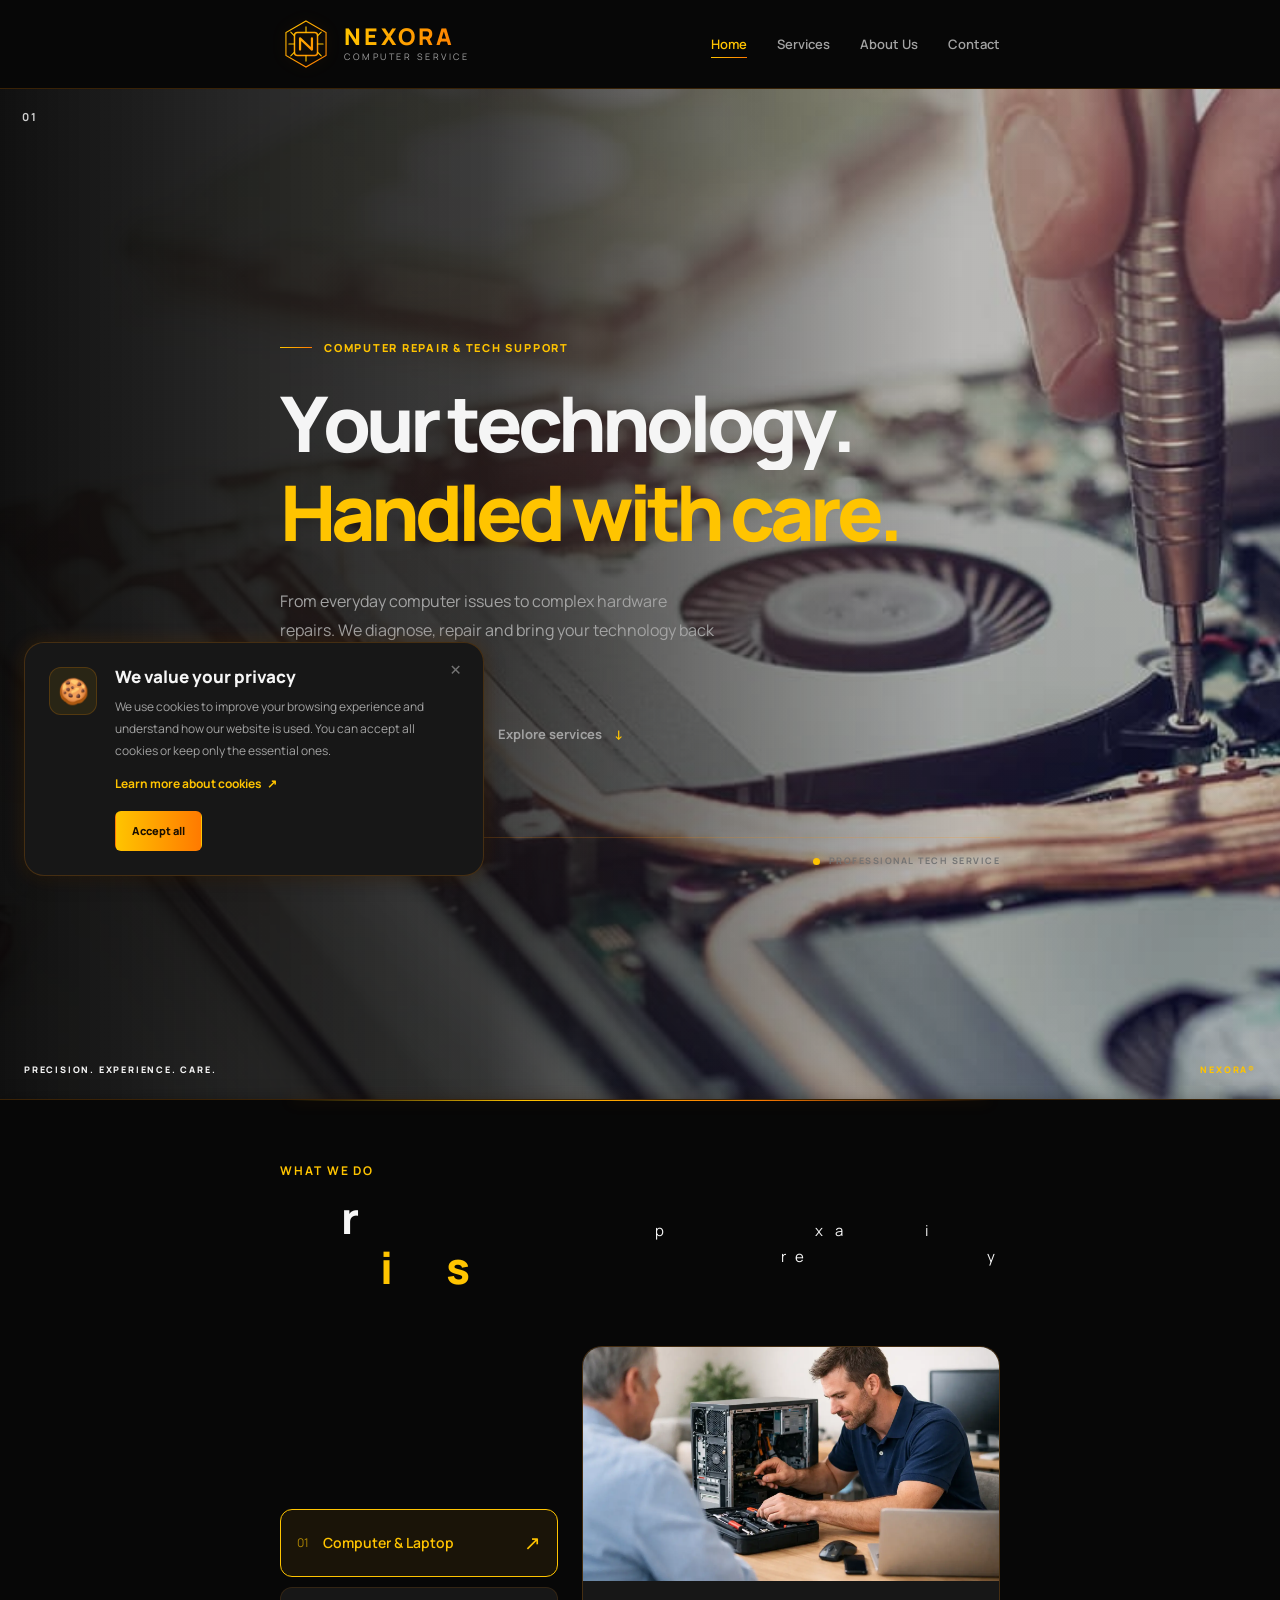
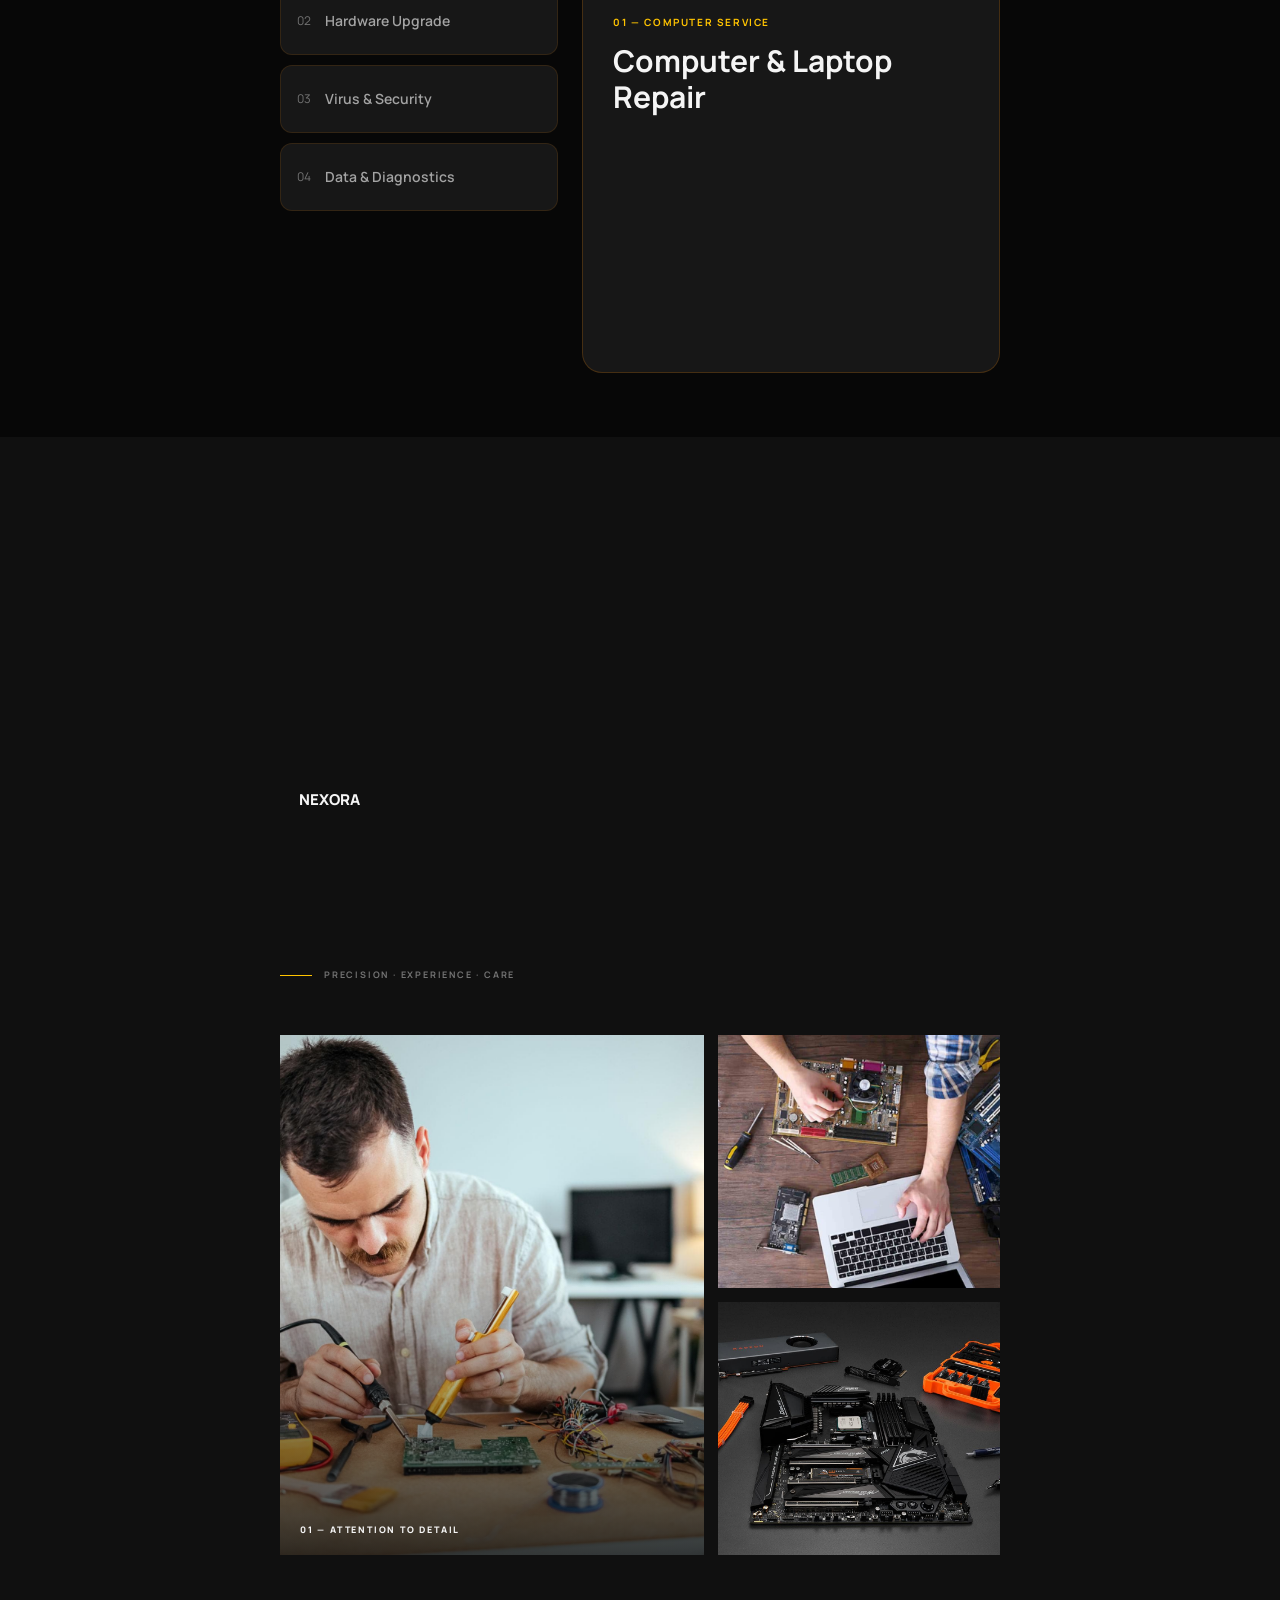
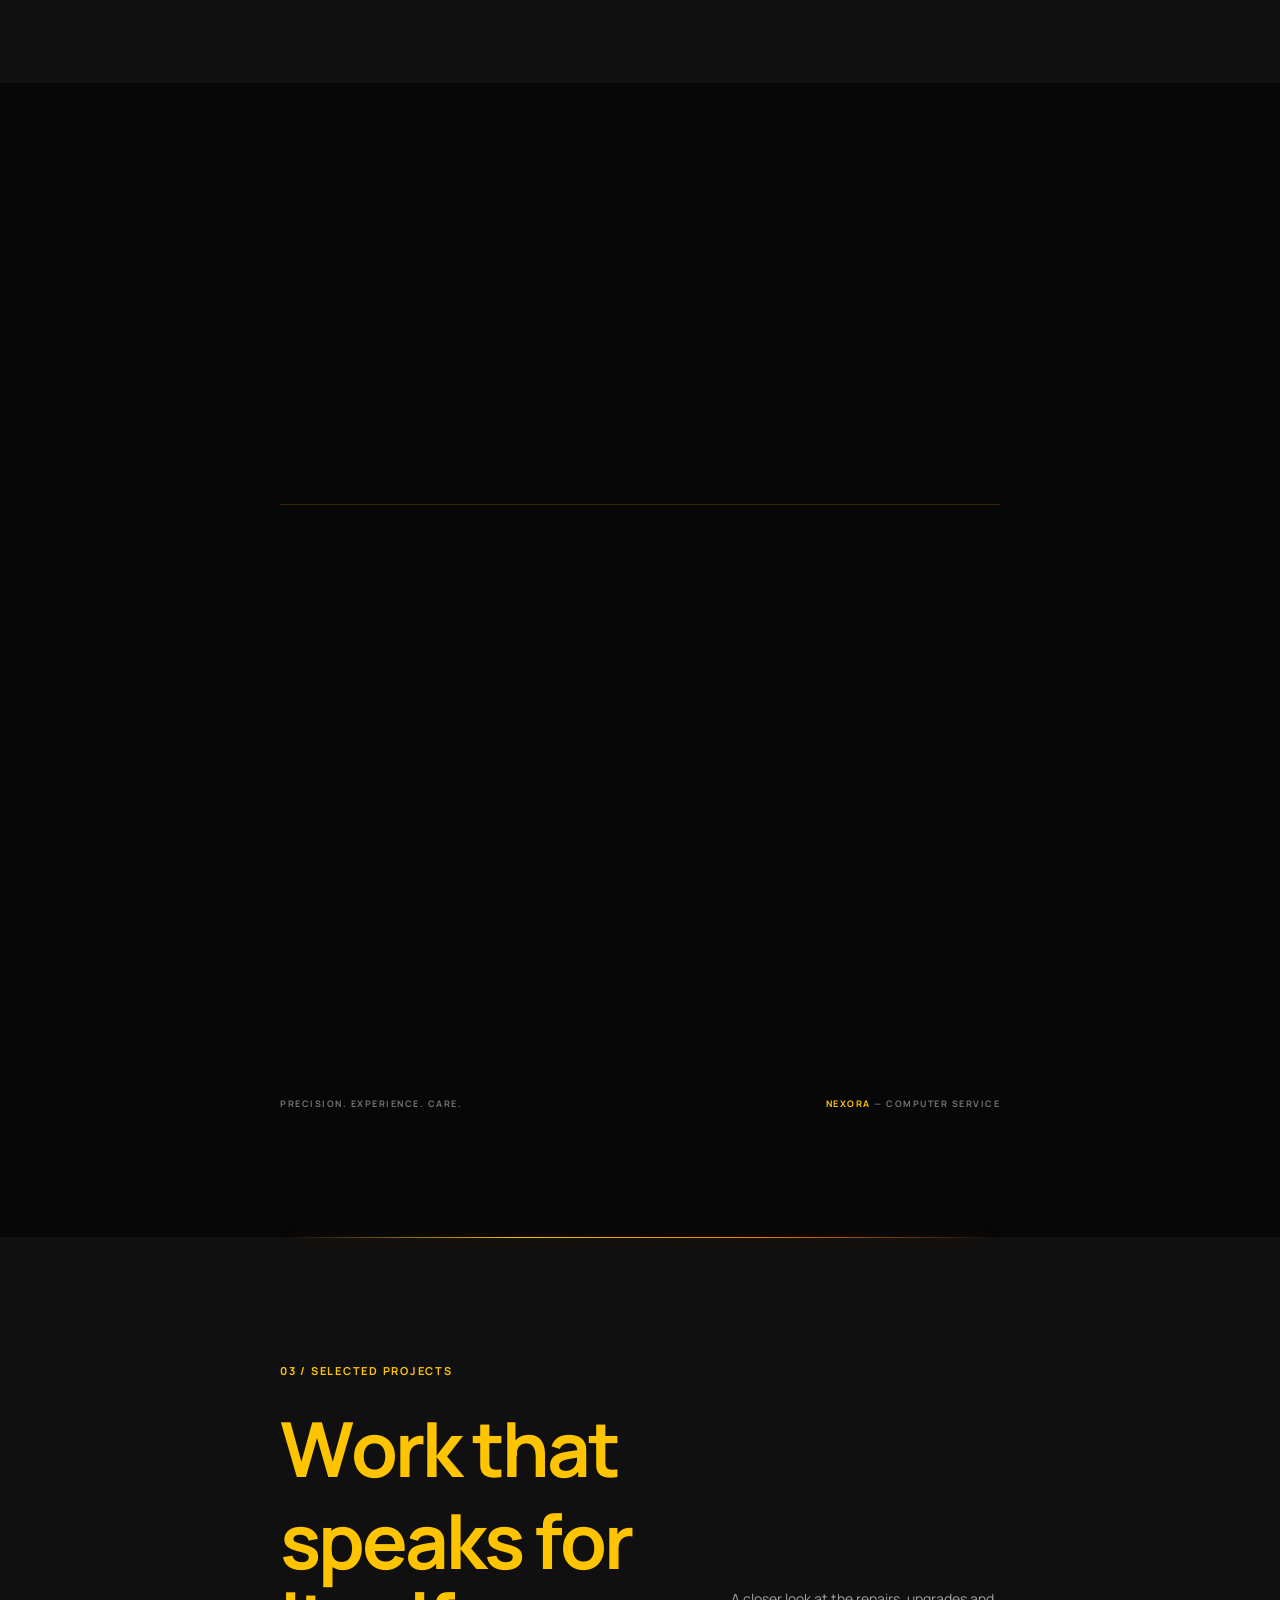
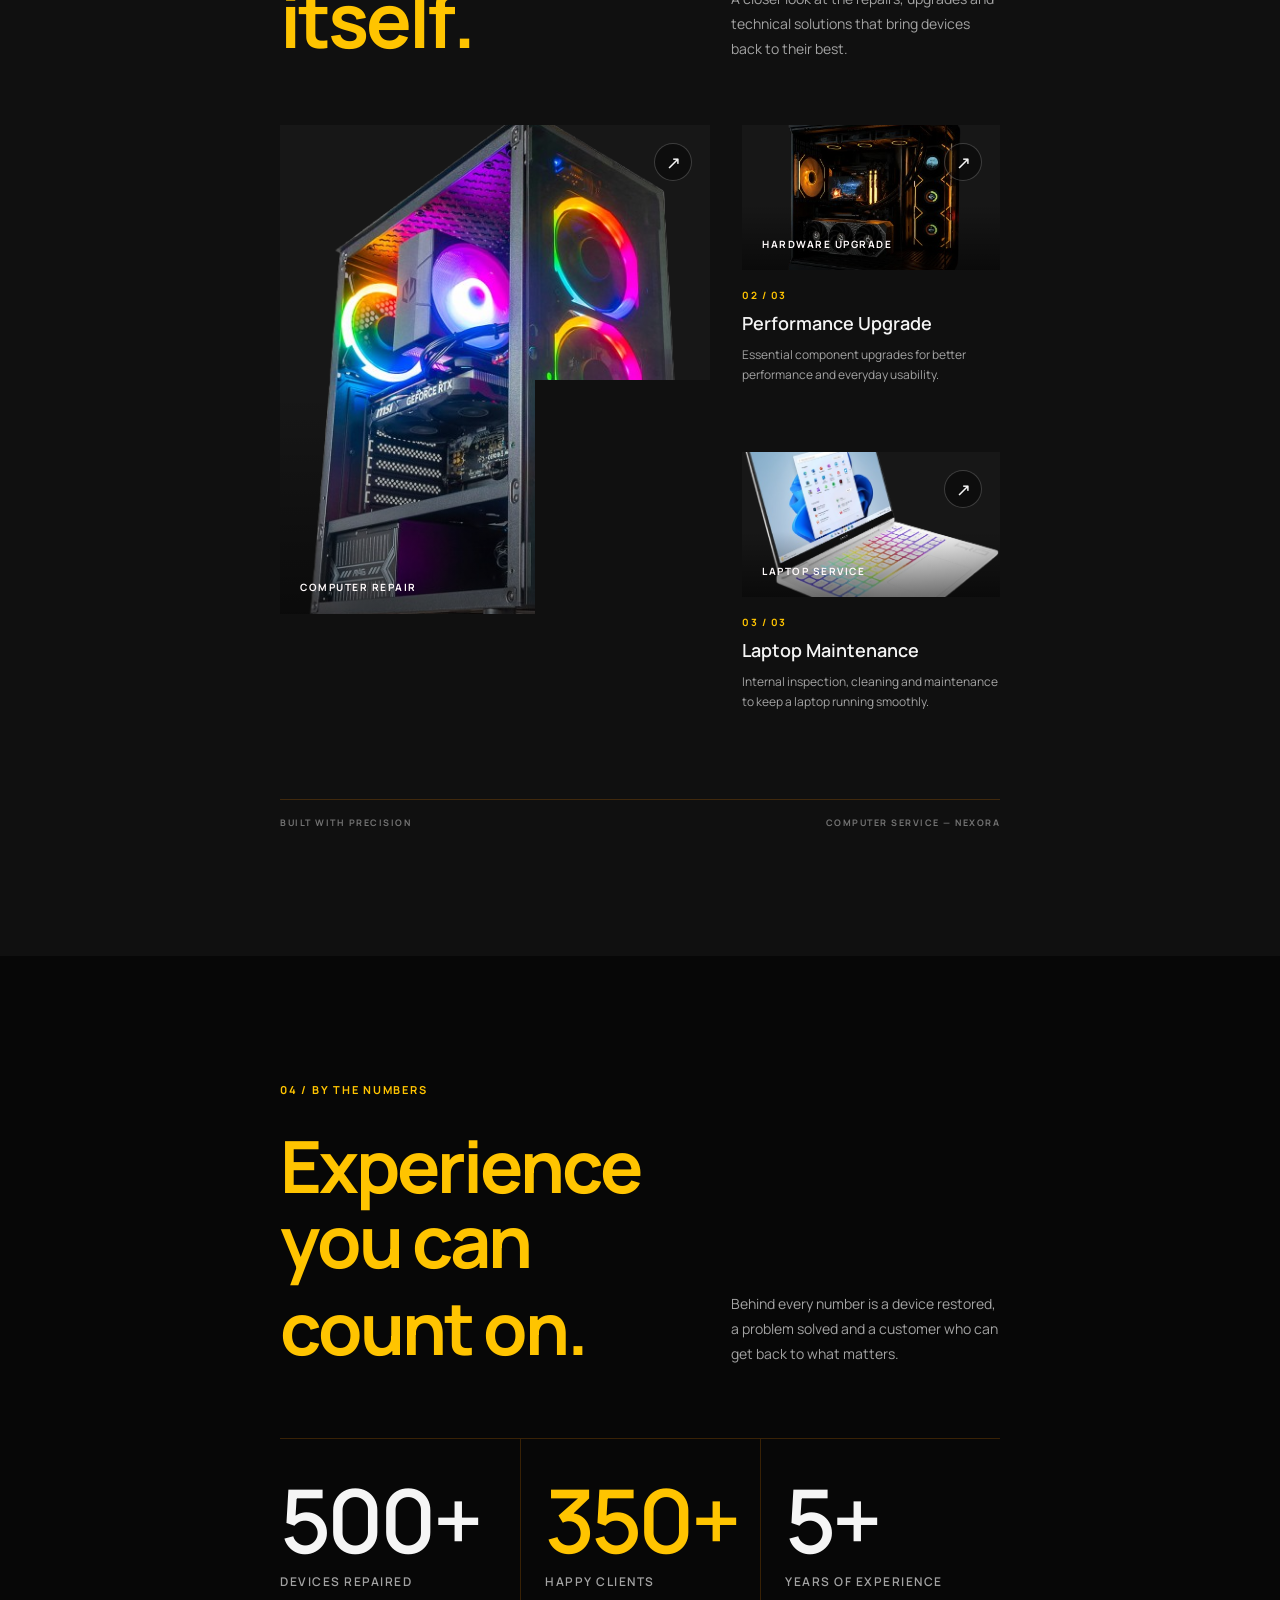
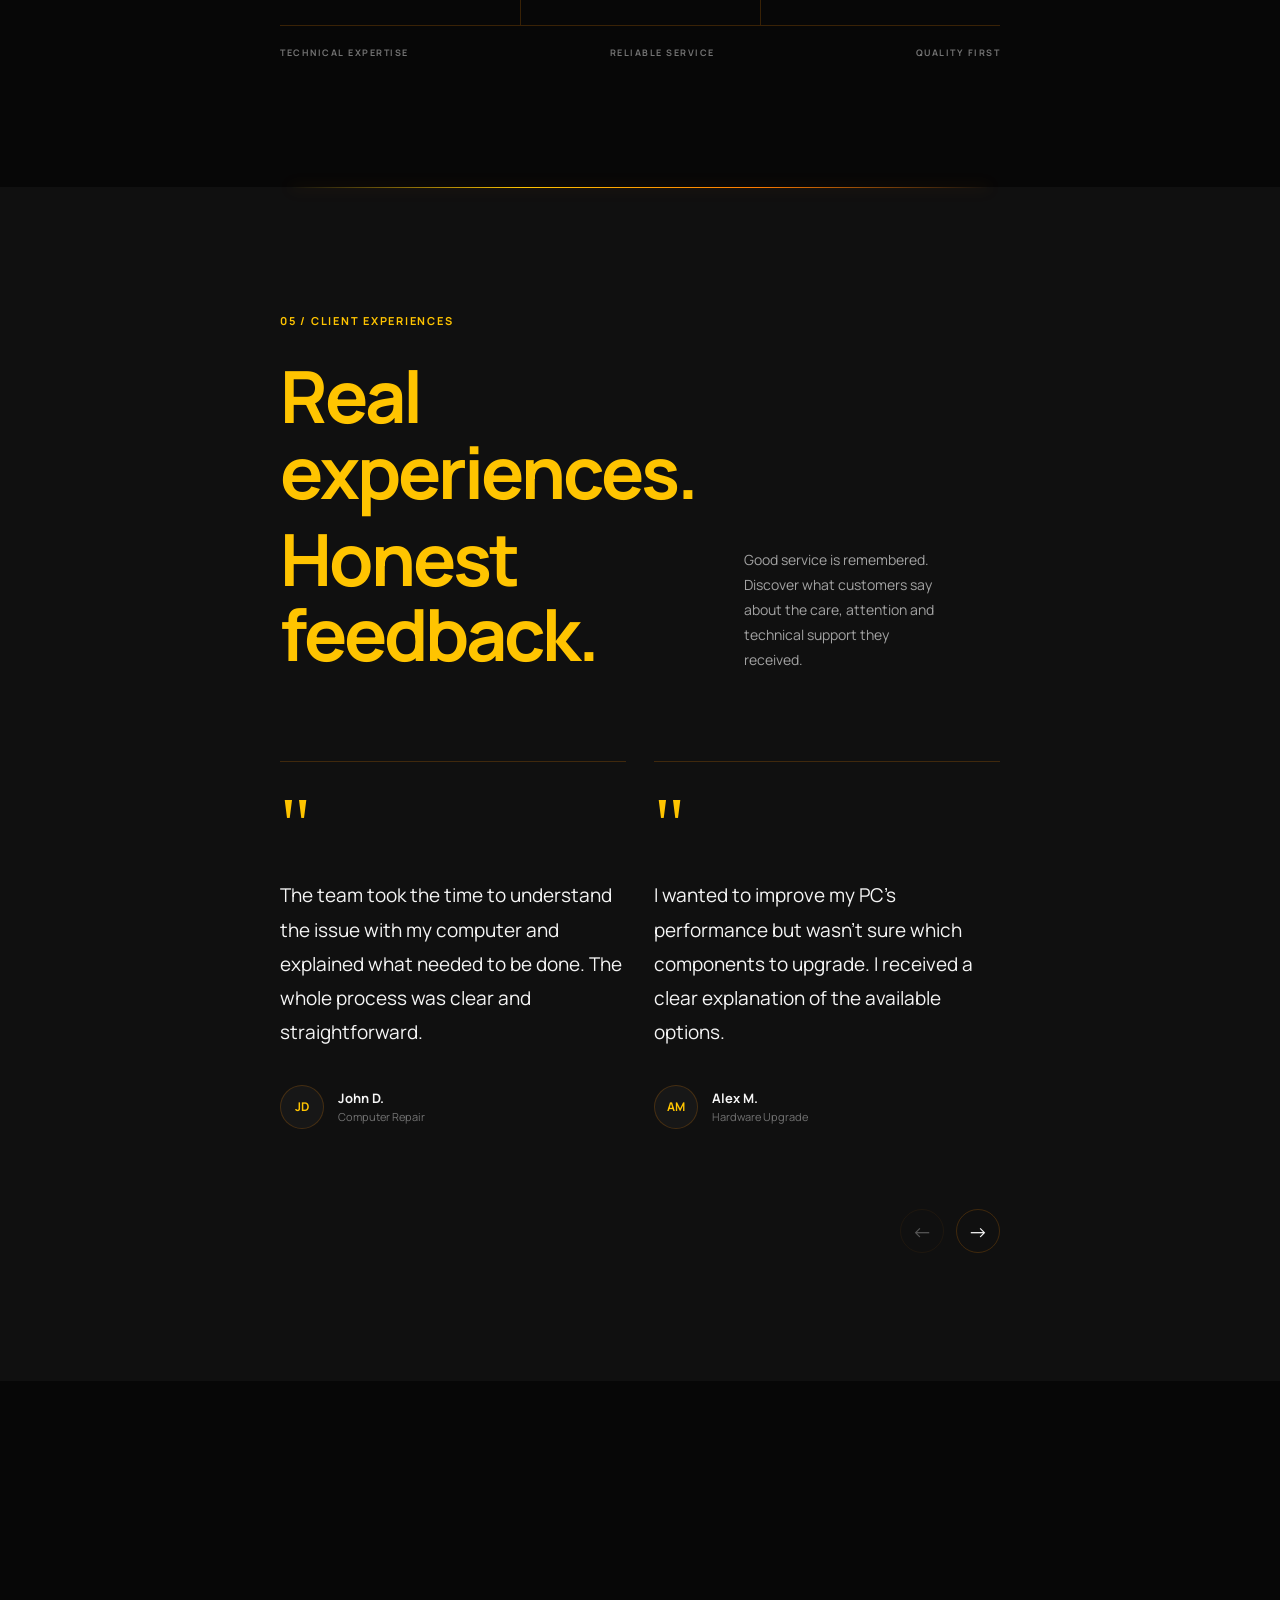
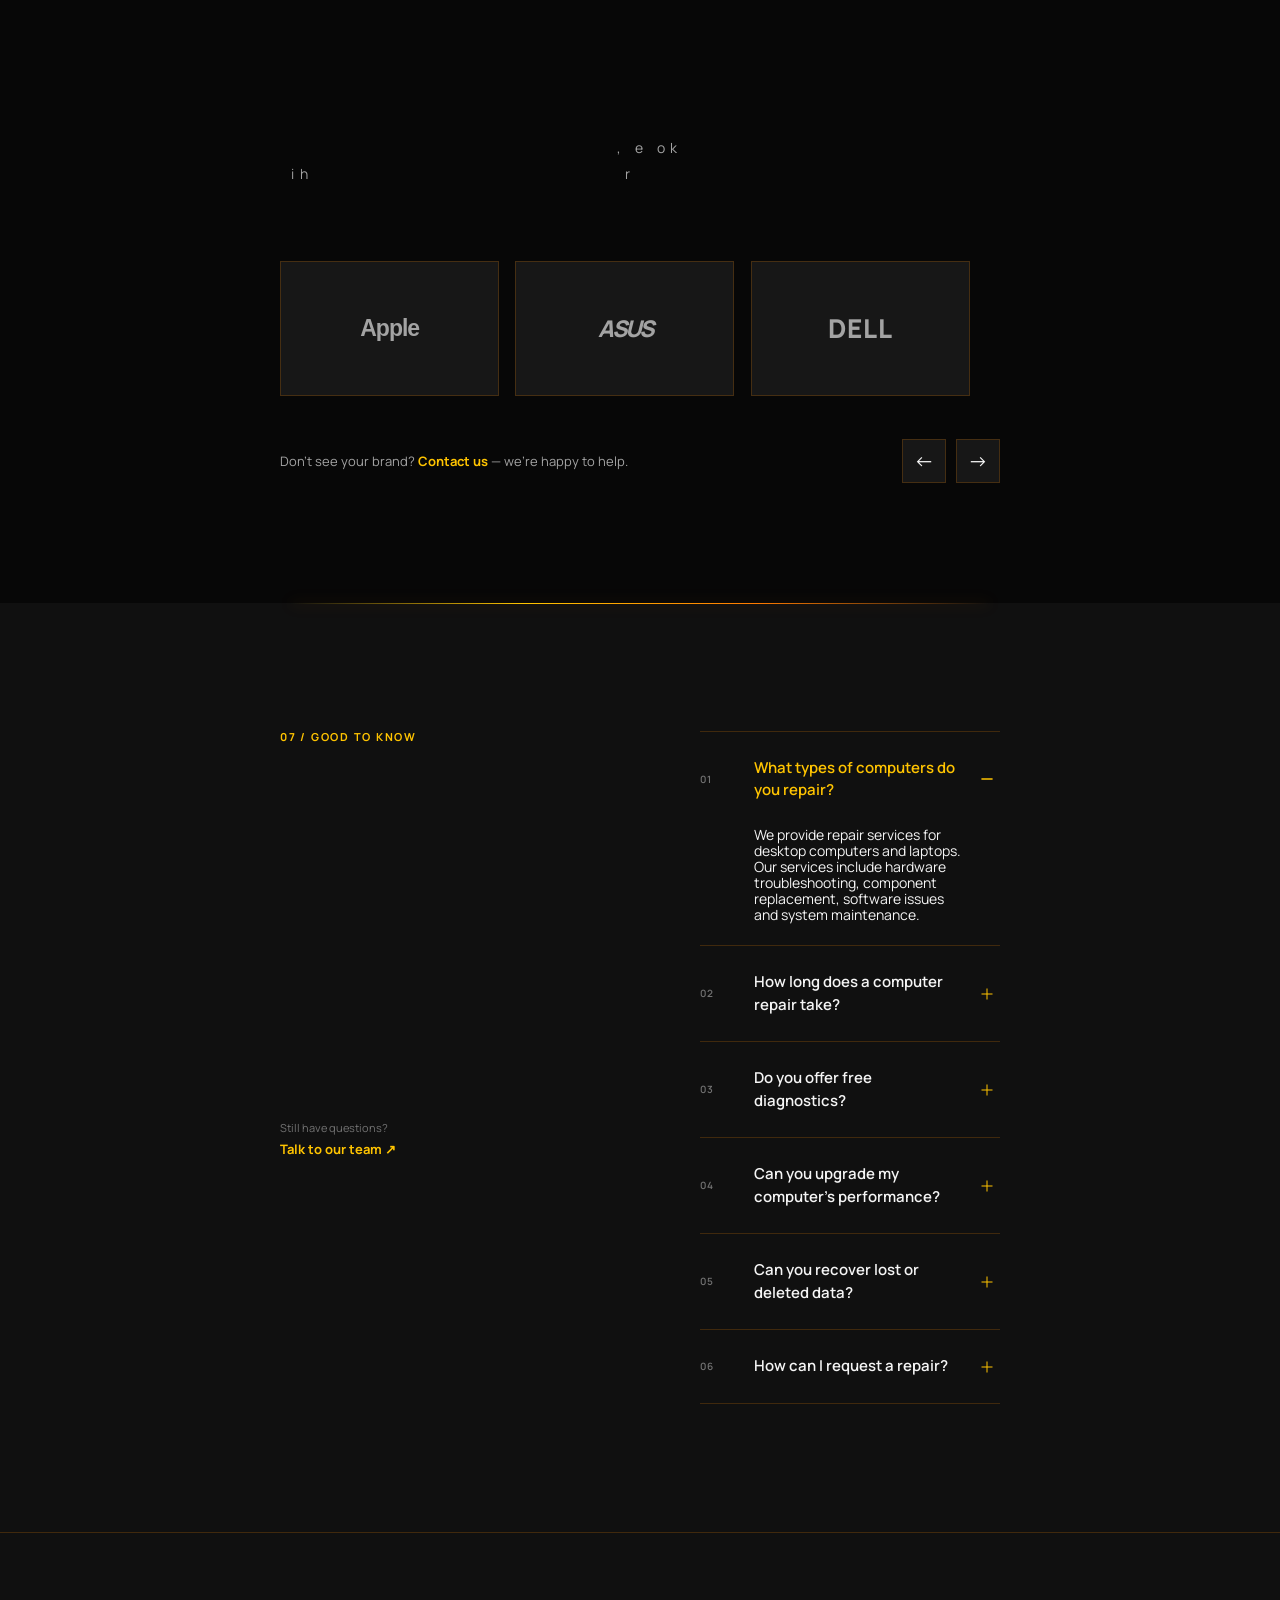
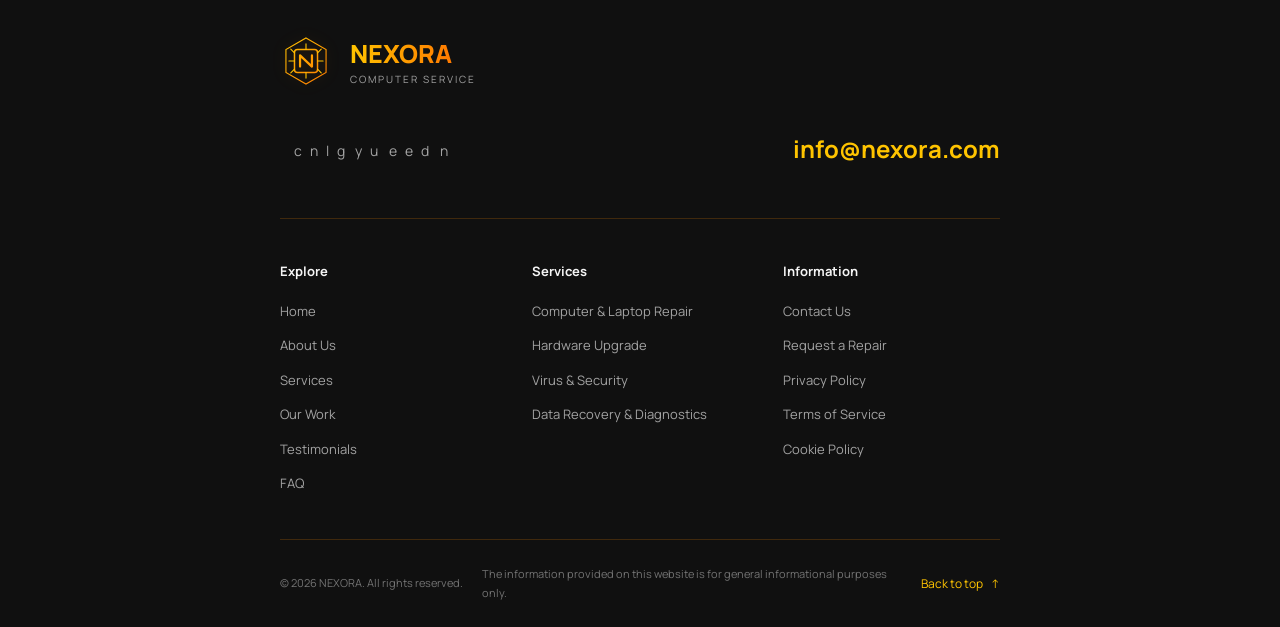
<file: index.html>
<!doctype html>
<html lang="en">
  <head>
    <meta charset="UTF-8" />
    <meta name="viewport" content="width=device-width, initial-scale=1.0" />
    <link rel="icon" href="./image/favicon.ico" sizes="any" />
    <link
      rel="icon"
      sizes="32x32"
      type="image/png"
      href="./image/favicon.png"
    />
    <link
      rel="stylesheet"
      href="https://cdnjs.cloudflare.com/ajax/libs/modern-normalize/3.0.1/modern-normalize.min.css"
    />
    <link rel="stylesheet" href="./style/style.css" />
    <link rel="preconnect" href="https://fonts.googleapis.com" />
    <link rel="preconnect" href="https://fonts.gstatic.com" crossorigin />

    <link
      href="https://fonts.googleapis.com/css2?family=Manrope:wght@400;500;600;700;800&display=swap"
      rel="stylesheet"
    />
    <title>NEXORA|HOME</title>

    <script>
      document.documentElement.classList.add("js");
    </script>
  </head>
  <body data-page="index">
    <div class="preloader" id="preloader">
      <div class="preloader-content">
        <div class="preloader-logo"><span data-logo>NEXORA .</span></div>

        <div class="preloader-loader">
          <span></span>
        </div>

        <p class="preloader-text">Preparing your experience...</p>
      </div>
    </div>

    <div
      class="cookie-consent"
      id="cookieConsent"
      role="dialog"
      aria-labelledby="cookie-title"
      aria-describedby="cookie-description"
      aria-modal="false"
      hidden
    >
      <div class="cookie-icon" aria-hidden="true">🍪</div>

      <div class="cookie-content">
        <h2 class="cookie-title" id="cookie-title">We value your privacy</h2>

        <p class="cookie-description" id="cookie-description">
          We use cookies to improve your browsing experience and understand how
          our website is used. You can accept all cookies or keep only the
          essential ones.
        </p>

        <a href="./pages/cookies.html" class="cookie-link">
          Learn more about cookies
          <span aria-hidden="true">↗</span>
        </a>

        <div class="cookie-actions">
          <button
            class="cookie-button cookie-button-primary"
            type="button"
            id="acceptCookies"
          >
            Accept all
          </button>
        </div>
      </div>

      <button
        class="cookie-close"
        type="button"
        id="closeCookies"
        aria-label="Close cookie notice"
      >
        &times;
      </button>
    </div>

    <div class="page-content">
      <header class="header" id="top">
        <div class="container">
          <a
            href="./index.html"
            class="header-brand"
            aria-label="Nexora home"
            data-animation="header-brand"
          >
            <svg
              class="header-logo-icon"
              width="64"
              height="64"
              viewBox="0 0 140 140"
              fill="none"
              xmlns="http://www.w3.org/2000/svg"
              aria-hidden="true"
            >
              <path
                d="M70 8L124 39V101L70 132L16 101V39L70 8Z"
                stroke="url(#header-logo-gradient)"
                stroke-width="3"
              />
              <rect
                x="39"
                y="39"
                width="62"
                height="62"
                rx="8"
                stroke="url(#header-logo-gradient)"
                stroke-width="4"
              />
              <path
                d="M70 24V39M70 101V116M24 70H39M101 70H116
          M39 48L29 38M101 48L111 38
          M39 92L29 102M101 92L111 102"
                stroke="#FFC400"
                stroke-width="3"
                stroke-linecap="round"
              />
              <path
                d="M54 85V55L86 85V55"
                stroke="url(#header-logo-gradient)"
                stroke-width="6"
                stroke-linecap="round"
                stroke-linejoin="round"
              />
              <defs>
                <linearGradient
                  id="header-logo-gradient"
                  x1="16"
                  y1="8"
                  x2="124"
                  y2="132"
                  gradientUnits="userSpaceOnUse"
                >
                  <stop stop-color="#FFC400" />
                  <stop offset="1" stop-color="#FF7A00" />
                </linearGradient>
              </defs>
            </svg>

            <span class="header-brand-info">
              <span class="header-company-name" data-logo>NEXORA</span>
              <span class="header-subtitle">COMPUTER SERVICE</span>
            </span>
          </a>

          <nav
            class="header-nav"
            aria-label="Main navigation"
            data-animation="header-nav"
          >
            <ul class="header-list">
              <li>
                <a
                  href="./index.html"
                  class="header-link active"
                  aria-current="page"
                >
                  Home
                </a>
              </li>
              <li>
                <a href="#services" class="header-link">Services</a>
              </li>
              <li>
                <a href="#about" class="header-link">About Us</a>
              </li>
              <li>
                <a href="./pages/contact.html" class="header-link">Contact</a>
              </li>
            </ul>
          </nav>
        </div>
      </header>
      <main>
        <section class="hero">
          <div class="container">
            <div class="hero-layout">
              <div class="hero-content">
                <p class="hero-label" data-animation="label">
                  <span class="hero-label-line"></span>
                  COMPUTER REPAIR & TECH SUPPORT
                </p>

                <h1 class="hero-title" data-animation="title">
                  <span class="title-line">
                    <span class="title-line-inner"> Your technology. </span>
                  </span>
                  <span class="title-line">
                    <span class="title-line-inner"> Handled with care. </span>
                  </span>
                </h1>

                <p class="hero-description" data-animation="description">
                  <span class="letter-animation">
                    From everyday computer issues to complex hardware repairs.
                    We diagnose, repair and bring your technology back to life.
                  </span>
                </p>

                <div class="hero-actions" data-animation="hero-actions">
                  <a href="./pages/contact.html" class="hero-button">
                    Get a free quote
                    <span aria-hidden="true">↗</span>
                  </a>

                  <a href="#services" class="hero-secondary-link">
                    Explore services
                    <span aria-hidden="true">↓</span>
                  </a>
                </div>

                <div class="hero-bottom">
                  <span class="hero-index">01 / COMPUTER SERVICE</span>

                  <span class="hero-location">
                    <span class="hero-status"></span>
                    PROFESSIONAL TECH SERVICE
                  </span>
                </div>
              </div>

              <div class="hero-visual" data-animation="hero-visual">
                <img
                  src="./image/hero.jpg"
                  alt="Technician repairing a computer motherboard"
                  class="hero-image"
                />

                <div class="hero-image-overlay"></div>

                <div class="hero-image-caption">
                  <span>PRECISION. EXPERIENCE. CARE.</span>
                  <span>NEXORA®</span>
                </div>

                <div class="hero-image-number">01</div>
              </div>
            </div>
          </div>
        </section>

        <section id="services" class="services" data-animation="section">
          <div class="container">
            <p class="services-label" data-animation="label">WHAT WE DO</p>

            <div class="services-header">
              <h2 class="services-title" data-animation="title">
                <span class="title-line">
                  <span class="title-line-inner" aria-hidden="true">
                    Our <span class="service-title-accent">Services</span>
                  </span>
                </span>
              </h2>

              <p class="services-description" data-animation="description">
                <span class="letter-animation" aria-hidden="true">
                  From everyday computer issues to complex hardware repairs, we
                  provide reliable solutions to keep your technology running
                  smoothly.
                </span>
              </p>
            </div>

            <div class="services-content">
              <div
                class="services-tabs"
                role="tablist"
                aria-label="Our services"
                aria-orientation="vertical"
                data-animation="tabs"
              >
                <button
                  class="services-tab active"
                  type="button"
                  role="tab"
                  id="tab-computer"
                  aria-selected="true"
                  aria-controls="panel-computer"
                  tabindex="0"
                >
                  <span class="services-tab-number">01</span>
                  <span class="services-tab-name">Computer & Laptop</span>
                  <span class="services-tab-arrow">↗</span>
                </button>

                <button
                  class="services-tab"
                  type="button"
                  role="tab"
                  id="tab-upgrade"
                  aria-selected="false"
                  aria-controls="panel-upgrade"
                  tabindex="-1"
                >
                  <span class="services-tab-number">02</span>
                  <span class="services-tab-name">Hardware Upgrade</span>
                  <span class="services-tab-arrow">↗</span>
                </button>

                <button
                  class="services-tab"
                  type="button"
                  role="tab"
                  id="tab-security"
                  aria-selected="false"
                  aria-controls="panel-security"
                  tabindex="-1"
                >
                  <span class="services-tab-number">03</span>
                  <span class="services-tab-name">Virus & Security</span>
                  <span class="services-tab-arrow">↗</span>
                </button>

                <button
                  class="services-tab"
                  type="button"
                  role="tab"
                  id="tab-data"
                  aria-selected="false"
                  aria-controls="panel-data"
                  tabindex="-1"
                >
                  <span class="services-tab-number">04</span>
                  <span class="services-tab-name">Data & Diagnostics</span>
                  <span class="services-tab-arrow">↗</span>
                </button>
              </div>

              <div class="services-panels" data-animation="panel">
                <article
                  class="services-panel active"
                  id="panel-computer"
                  role="tabpanel"
                  aria-labelledby="tab-computer"
                >
                  <div class="services-panel-visual" data-animation="image">
                    <img
                      src="./image/computer-reapair.webp"
                      alt="Computer hardware repair"
                    />
                  </div>

                  <div class="services-panel-info">
                    <span class="services-panel-label" data-animation="label">
                      01 — COMPUTER SERVICE
                    </span>

                    <h3 class="services-panel-title" data-animation="card">
                      Computer & Laptop Repair
                    </h3>

                    <p class="services-panel-description" data-animation="card">
                      Professional repair solutions for desktop computers and
                      laptops. We identify hardware issues and get your devices
                      working again.
                    </p>

                    <ul class="services-features" data-animation="card">
                      <li>Hardware troubleshooting</li>
                      <li>Component replacement</li>
                      <li>Laptop repair</li>
                    </ul>

                    <a
                      href="./pages/computer-repair.html"
                      class="services-panel-link"
                      data-animation="link"
                    >
                      Learn More →
                    </a>
                  </div>
                </article>

                <article
                  class="services-panel"
                  id="panel-upgrade"
                  role="tabpanel"
                  aria-labelledby="tab-upgrade"
                  hidden
                >
                  <div class="services-panel-visual" data-animation="image">
                    <img
                      src="./image/hardwear.jpg"
                      alt="Computer hardware upgrade"
                    />
                  </div>

                  <div class="services-panel-info">
                    <span class="services-panel-label" data-animation="label">
                      02 — HARDWARE UPGRADE
                    </span>

                    <h3 class="services-panel-title" data-animation="card">
                      Hardware Upgrade
                    </h3>

                    <p class="services-panel-description" data-animation="card">
                      Improve your computer's speed and performance with modern
                      hardware upgrades tailored to your needs.
                    </p>

                    <ul class="services-features" data-animation="card">
                      <li>RAM installation</li>
                      <li>SSD upgrades</li>
                      <li>Graphics card replacement</li>
                    </ul>

                    <a
                      href="./pages/hardware-upgrade.html"
                      class="services-panel-link"
                      data-animation="link"
                    >
                      Learn More →
                    </a>
                  </div>
                </article>

                <article
                  class="services-panel"
                  id="panel-security"
                  role="tabpanel"
                  aria-labelledby="tab-security"
                  hidden
                >
                  <div class="services-panel-visual" data-animation="image">
                    <img
                      src="./image/virus-security.jpg"
                      alt="Computer security service"
                    />
                  </div>

                  <div class="services-panel-info">
                    <span class="services-panel-label" data-animation="label">
                      03 — SYSTEM SECURITY
                    </span>

                    <h3 class="services-panel-title" data-animation="card">
                      Virus & Security
                    </h3>

                    <p class="services-panel-description" data-animation="card">
                      Protect your computer from malware, viruses and unwanted
                      software with professional security solutions.
                    </p>

                    <ul class="services-features" data-animation="card">
                      <li>Virus and malware removal</li>
                      <li>System cleanup</li>
                      <li>Security configuration</li>
                    </ul>

                    <a
                      href="./pages/security.html"
                      class="services-panel-link"
                      data-animation="link"
                    >
                      Learn More →
                    </a>
                  </div>
                </article>

                <article
                  class="services-panel"
                  id="panel-data"
                  role="tabpanel"
                  aria-labelledby="tab-data"
                  hidden
                >
                  <div class="services-panel-visual" data-animation="image">
                    <img
                      src="./image/diagnostic.webp"
                      alt="Data recovery service"
                    />
                  </div>

                  <div class="services-panel-info">
                    <span class="services-panel-label" data-animation="label">
                      04 — DATA & DIAGNOSTICS
                    </span>

                    <h3 class="services-panel-title" data-animation="card">
                      Data Recovery & Diagnostics
                    </h3>

                    <p class="services-panel-description" data-animation="card">
                      Identify hardware problems and recover important files
                      whenever recovery is technically possible.
                    </p>

                    <ul class="services-features" data-animation="card">
                      <li>Hardware diagnostics</li>
                      <li>Drive testing</li>
                      <li>Data recovery</li>
                    </ul>

                    <a
                      href="./pages/data.html"
                      class="services-panel-link"
                      data-animation="link"
                    >
                      Learn More →
                    </a>
                  </div>
                </article>
              </div>
            </div>
          </div>
        </section>

        <section id="about" class="about">
          <div class="container about-container">
            <div class="about-content">
              <p class="about-label" data-animation="label">01 / WHO WE ARE</p>

              <h2 class="about-title" data-animation="title">
                <span class="title-line">
                  <span class="title-line-inner"> Technology deserves </span>
                </span>
                <span class="title-line">
                  <span class="title-line-inner"> expert care. </span>
                </span>
              </h2>

              <p class="about-description" data-animation="description">
                <span class="letter-animation">
                  At <span data-logo>NEXORA</span>, we believe every device
                  deserves the right attention. From computer repairs and
                  hardware upgrades to system troubleshooting, we deliver
                  practical solutions that keep your technology working at its
                  best.
                </span>
              </p>

              <div class="about-note" data-animation="hero-actions">
                <span class="about-note-line"></span>
                <span>PRECISION · EXPERIENCE · CARE</span>
              </div>
            </div>

            <div class="about-gallery">
              <figure class="about-image about-image-main">
                <div class="about-image-reveal">
                  <img
                    src="./image/about-01.jpg"
                    alt="Computer being carefully repaired"
                    loading="lazy"
                  />
                </div>
                <figcaption>01 — ATTENTION TO DETAIL</figcaption>
              </figure>

              <figure class="about-image about-image-secondary">
                <div class="about-image-reveal">
                  <img
                    src="./image/about-02.jpg"
                    alt="Technician working on computer hardware"
                    loading="lazy"
                  />
                </div>
              </figure>

              <figure class="about-image about-image-detail">
                <div class="about-image-reveal">
                  <img
                    src="./image/about-03.jpg"
                    alt="Close-up of computer components"
                    loading="lazy"
                  />
                </div>
              </figure>

              <span
                class="about-gallery-index"
                aria-hidden="true"
                data-animation="label"
              >
                N° 01
              </span>
            </div>
          </div>
        </section>

        <section id="why-us" class="why-us">
          <div class="container">
            <div class="why-us-header">
              <div class="why-us-heading">
                <p class="why-us-label" data-animation="label">
                  02 / THE NEXORA ADVANTAGE
                </p>

                <h2 class="why-us-title" data-animation="title">
                  <span class="title-line">
                    <span class="title-line-inner">Why work</span>
                  </span>
                  <span class="title-line">
                    <span class="title-line-inner">with us?</span>
                  </span>
                </h2>
              </div>

              <p class="why-us-description" data-animation="description">
                <span class="letter-animation">
                  Great service starts with understanding what you actually
                  need. We focus on thoughtful diagnostics, practical solutions
                  and making technology easier to manage.
                </span>
              </p>
            </div>

            <div class="why-us-list">
              <article class="why-us-item" data-animation="card">
                <span class="why-us-number">01</span>

                <div class="why-us-item-content">
                  <h3 class="why-us-item-title">
                    Solutions That Fit Your Needs
                  </h3>
                  <p class="why-us-item-description">
                    Every device and every issue is different. We focus on
                    practical solutions tailored to your situation.
                  </p>
                </div>

                <span class="why-us-arrow" aria-hidden="true">↗</span>
              </article>

              <article class="why-us-item" data-animation="card">
                <span class="why-us-number">02</span>

                <div class="why-us-item-content">
                  <h3 class="why-us-item-title">Careful Diagnostics</h3>
                  <p class="why-us-item-description">
                    Understanding the cause of a problem is the first step
                    toward finding the right solution.
                  </p>
                </div>

                <span class="why-us-arrow" aria-hidden="true">↗</span>
              </article>

              <article class="why-us-item" data-animation="card">
                <span class="why-us-number">03</span>

                <div class="why-us-item-content">
                  <h3 class="why-us-item-title">Clear Communication</h3>
                  <p class="why-us-item-description">
                    We explain what needs attention and help you understand the
                    available repair options.
                  </p>
                </div>

                <span class="why-us-arrow" aria-hidden="true">↗</span>
              </article>

              <article class="why-us-item" data-animation="card">
                <span class="why-us-number">04</span>

                <div class="why-us-item-content">
                  <h3 class="why-us-item-title">
                    All Your Tech Needs in One Place
                  </h3>
                  <p class="why-us-item-description">
                    From computer repairs and hardware upgrades to
                    troubleshooting and data recovery.
                  </p>
                </div>

                <span class="why-us-arrow" aria-hidden="true">↗</span>
              </article>
            </div>

            <div class="why-us-footer">
              <span>PRECISION. EXPERIENCE. CARE.</span>
              <span> <span data-logo>NEXORA</span> — COMPUTER SERVICE </span>
            </div>
          </div>
        </section>

        <section id="our-work" class="our-work" data-animation="section">
          <div class="container">
            <div class="our-work-top">
              <p class="our-work-label" data-animation="label">
                03 / SELECTED PROJECTS
              </p>

              <div class="our-work-header">
                <h2 class="our-work-title" data-animation="title">
                  <span class="title-line">
                    <span class="title-line-inner">Work that</span>
                  </span>
                  <span class="title-line">
                    <span class="title-line-inner">speaks for itself.</span>
                  </span>
                </h2>

                <p class="our-work-description" data-animation="description">
                  <span class="letter-animation">
                    A closer look at the repairs, upgrades and technical
                    solutions that bring devices back to their best.
                  </span>
                </p>
              </div>
            </div>

            <div class="our-work-grid">
              <article
                class="work-card work-card-featured"
                data-animation="card"
              >
                <a
                  href="./pages/computer-repair.html"
                  class="work-card-link"
                  aria-label="View desktop PC repair project"
                >
                  <div class="work-card-image">
                    <img
                      src="./image/work-01.png"
                      alt="Desktop computer being repaired"
                      loading="lazy"
                    />
                    <span class="work-card-category">COMPUTER REPAIR</span>
                    <span class="work-card-arrow" aria-hidden="true">↗</span>
                  </div>

                  <div class="work-card-info">
                    <div>
                      <span class="work-card-number">01 / 03</span>
                      <h3 class="work-card-title">Desktop PC Repair</h3>
                    </div>

                    <p class="work-card-description">
                      Troubleshooting hardware issues and restoring a desktop
                      computer to proper working condition.
                    </p>
                  </div>
                </a>
              </article>

              <article
                class="work-card work-card-secondary"
                data-animation="card"
              >
                <a
                  href="./pages/hardware-upgrade.html"
                  class="work-card-link"
                  aria-label="View performance upgrade project"
                >
                  <div class="work-card-image">
                    <img
                      src="./image/work-02.png"
                      alt="Computer hardware components during an upgrade"
                      loading="lazy"
                    />
                    <span class="work-card-category">HARDWARE UPGRADE</span>
                    <span class="work-card-arrow" aria-hidden="true">↗</span>
                  </div>

                  <div class="work-card-info">
                    <div>
                      <span class="work-card-number">02 / 03</span>
                      <h3 class="work-card-title">Performance Upgrade</h3>
                    </div>

                    <p class="work-card-description">
                      Essential component upgrades for better performance and
                      everyday usability.
                    </p>
                  </div>
                </a>
              </article>

              <article
                class="work-card work-card-secondary"
                data-animation="card"
              >
                <a
                  href="./pages/computer-repair.html"
                  class="work-card-link"
                  aria-label="View laptop maintenance project"
                >
                  <div class="work-card-image">
                    <img
                      src="./image/work-03.png"
                      alt="Laptop opened for internal inspection"
                      loading="lazy"
                    />
                    <span class="work-card-category">LAPTOP SERVICE</span>
                    <span class="work-card-arrow" aria-hidden="true">↗</span>
                  </div>

                  <div class="work-card-info">
                    <div>
                      <span class="work-card-number">03 / 03</span>
                      <h3 class="work-card-title">Laptop Maintenance</h3>
                    </div>

                    <p class="work-card-description">
                      Internal inspection, cleaning and maintenance to keep a
                      laptop running smoothly.
                    </p>
                  </div>
                </a>
              </article>
            </div>

            <div class="our-work-footer">
              <span>BUILT WITH PRECISION</span>
              <span>COMPUTER SERVICE — NEXORA</span>
            </div>
          </div>
        </section>

        <section class="stats" id="stats">
          <div class="container">
            <div class="stats-header">
              <div class="stats-heading">
                <p class="stats-label" data-animation="label">
                  04 / BY THE NUMBERS
                </p>

                <h2 class="stats-title" data-animation="title">
                  <span class="title-line">
                    <span class="title-line-inner">Experience you can</span>
                  </span>
                  <span class="title-line">
                    <span class="title-line-inner">count on.</span>
                  </span>
                </h2>
              </div>

              <p class="stats-description" data-animation="description">
                <span class="letter-animation">
                  Behind every number is a device restored, a problem solved and
                  a customer who can get back to what matters.
                </span>
              </p>
            </div>

            <ul class="stats-list">
              <li class="stats-item" data-animation="card">
                <h3 class="stats-item-title" data-target="500" data-suffix="+">
                  500+
                </h3>
                <p class="stats-item-description">Devices repaired</p>
              </li>

              <li class="stats-item" data-animation="card">
                <h3 class="stats-item-title" data-target="350" data-suffix="+">
                  350+
                </h3>
                <p class="stats-item-description">Happy clients</p>
              </li>

              <li class="stats-item" data-animation="card">
                <h3 class="stats-item-title" data-target="5" data-suffix="+">
                  5+
                </h3>
                <p class="stats-item-description">Years of experience</p>
              </li>
            </ul>

            <div class="stats-footer">
              <span>TECHNICAL EXPERTISE</span>
              <span>RELIABLE SERVICE</span>
              <span>QUALITY FIRST</span>
            </div>
          </div>
        </section>

        <section
          id="testimonials"
          class="testimonials"
          data-animation="section"
        >
          <div class="container">
            <p class="testimonials-label" data-animation="label">
              05 / CLIENT EXPERIENCES
            </p>

            <div class="testimonials-header">
              <h2 class="testimonials-title" data-animation="title">
                <span class="title-line">
                  <span class="title-line-inner">Real experiences.</span>
                </span>
                <span class="title-line">
                  <span class="title-line-inner">Honest feedback.</span>
                </span>
              </h2>

              <p class="testimonials-description" data-animation="description">
                <span class="letter-animation">
                  Good service is remembered. Discover what customers say about
                  the care, attention and technical support they received.
                </span>
              </p>
            </div>

            <div class="testimonials-slider">
              <div
                class="testimonials-track"
                tabindex="0"
                aria-label="Customer testimonials"
              >
                <article class="testimonial-card">
                  <span class="testimonial-quote" aria-hidden="true">"</span>
                  <p class="testimonial-text">
                    The team took the time to understand the issue with my
                    computer and explained what needed to be done. The whole
                    process was clear and straightforward.
                  </p>
                  <div class="testimonial-author">
                    <div class="testimonial-avatar" aria-hidden="true">JD</div>
                    <div>
                      <h3 class="testimonial-name">John D.</h3>
                      <p class="testimonial-service">Computer Repair</p>
                    </div>
                  </div>
                </article>

                <article class="testimonial-card">
                  <span class="testimonial-quote" aria-hidden="true">"</span>
                  <p class="testimonial-text">
                    I wanted to improve my PC's performance but wasn't sure
                    which components to upgrade. I received a clear explanation
                    of the available options.
                  </p>
                  <div class="testimonial-author">
                    <div class="testimonial-avatar" aria-hidden="true">AM</div>
                    <div>
                      <h3 class="testimonial-name">Alex M.</h3>
                      <p class="testimonial-service">Hardware Upgrade</p>
                    </div>
                  </div>
                </article>

                <article class="testimonial-card">
                  <span class="testimonial-quote" aria-hidden="true">"</span>
                  <p class="testimonial-text">
                    My laptop needed attention, and I appreciated the clear
                    communication throughout the process. Everything was
                    explained in a way I could understand.
                  </p>
                  <div class="testimonial-author">
                    <div class="testimonial-avatar" aria-hidden="true">SK</div>
                    <div>
                      <h3 class="testimonial-name">Sarah K.</h3>
                      <p class="testimonial-service">Laptop Service</p>
                    </div>
                  </div>
                </article>

                <article class="testimonial-card">
                  <span class="testimonial-quote" aria-hidden="true">"</span>
                  <p class="testimonial-text">
                    My computer was running slowly, and I needed help figuring
                    out why. The diagnostic process helped me understand what
                    was causing the issue.
                  </p>
                  <div class="testimonial-author">
                    <div class="testimonial-avatar" aria-hidden="true">MK</div>
                    <div>
                      <h3 class="testimonial-name">Michael K.</h3>
                      <p class="testimonial-service">Diagnostics</p>
                    </div>
                  </div>
                </article>

                <article class="testimonial-card">
                  <span class="testimonial-quote" aria-hidden="true">"</span>
                  <p class="testimonial-text">
                    I needed help with a laptop that was overheating. I
                    appreciated having the problem explained clearly and the
                    available options discussed with me.
                  </p>
                  <div class="testimonial-author">
                    <div class="testimonial-avatar" aria-hidden="true">ER</div>
                    <div>
                      <h3 class="testimonial-name">Emily R.</h3>
                      <p class="testimonial-service">Laptop Repair</p>
                    </div>
                  </div>
                </article>

                <article class="testimonial-card">
                  <span class="testimonial-quote" aria-hidden="true">"</span>
                  <p class="testimonial-text">
                    I was looking for a way to improve my computer without
                    replacing the entire system. The upgrade options were
                    explained in a simple and helpful way.
                  </p>
                  <div class="testimonial-author">
                    <div class="testimonial-avatar" aria-hidden="true">DT</div>
                    <div>
                      <h3 class="testimonial-name">David T.</h3>
                      <p class="testimonial-service">Hardware Upgrade</p>
                    </div>
                  </div>
                </article>
              </div>

              <div class="testimonials-controls">
                <button
                  class="testimonials-arrow"
                  type="button"
                  data-direction="prev"
                  aria-label="Previous testimonials"
                  disabled
                >
                  ←
                </button>

                <button
                  class="testimonials-arrow"
                  type="button"
                  data-direction="next"
                  aria-label="Next testimonials"
                >
                  →
                </button>
              </div>
            </div>
          </div>
        </section>

        <section class="brands" id="brands">
          <div class="container">
            <p class="brands-label" data-animation="label">
              06 / BRANDS WE SERVICE
            </p>

            <div class="brands-header">
              <h2 class="brands-title" data-animation="title">
                <span class="title-line">
                  <span class="title-line-inner">Expertise across</span>
                </span>
                <span class="title-line">
                  <span class="title-line-inner">leading brands.</span>
                </span>
              </h2>

              <p class="brands-description" data-animation="description">
                <span class="letter-animation">
                  From everyday laptops to high-performance systems, we work
                  with technology from the world's leading manufacturers.
                </span>
              </p>
            </div>

            <div class="brands-carousel">
              <div class="brands-grid" id="brands-track">
                <div class="brand-card" data-animation="card">
                  <span class="brand-logo apple">Apple</span>
                </div>

                <div class="brand-card" data-animation="card">
                  <span class="brand-logo asus">ASUS</span>
                </div>

                <div class="brand-card" data-animation="card">
                  <span class="brand-logo dell">DELL</span>
                </div>

                <div class="brand-card" data-animation="card">
                  <span class="brand-logo hp">HP</span>
                </div>

                <div class="brand-card" data-animation="card">
                  <span class="brand-logo lenovo">Lenovo</span>
                </div>

                <div class="brand-card" data-animation="card">
                  <span class="brand-logo acer">acer</span>
                </div>

                <div class="brand-card" data-animation="card">
                  <span class="brand-logo msi">MSI</span>
                </div>

                <div class="brand-card" data-animation="card">
                  <span class="brand-logo samsung">SAMSUNG</span>
                </div>
              </div>
            </div>

            <div class="brands-bottom">
              <p class="brands-footer">
                Don't see your brand?
                <a href="./pages/contact.html">Contact us</a> — we're happy to
                help.
              </p>

              <div class="brands-controls">
                <button
                  class="brands-arrow"
                  type="button"
                  data-direction="prev"
                  aria-label="Previous brands"
                  disabled
                >
                  <span aria-hidden="true">←</span>
                </button>

                <button
                  class="brands-arrow"
                  type="button"
                  data-direction="next"
                  aria-label="Next brands"
                >
                  <span aria-hidden="true">→</span>
                </button>
              </div>
            </div>
          </div>
        </section>

        <section id="faq" class="faq" data-animation="section">
          <div class="container">
            <div class="faq-layout">
              <div class="faq-intro">
                <p class="faq-label" data-animation="label">
                  07 / GOOD TO KNOW
                </p>

                <h2 class="faq-title" data-animation="title">
                  <span class="title-line">
                    <span class="title-line-inner">Questions?</span>
                  </span>
                  <span class="title-line">
                    <span class="title-line-inner">We've got answers.</span>
                  </span>
                </h2>

                <p class="faq-description" data-animation="description">
                  <span class="letter-animation">
                    Everything you need to know about our repair services,
                    diagnostics and the way we work.
                  </span>
                </p>

                <a href="./pages/contact.html" class="faq-contact">
                  Still have questions?
                  <span>Talk to our team ↗</span>
                </a>
              </div>

              <div class="faq-list">
                <details class="faq-item" open>
                  <summary class="faq-question">
                    <span class="faq-number">01</span>
                    <span class="faq-question-text">
                      What types of computers do you repair?
                    </span>
                    <span class="faq-toggle" aria-hidden="true"></span>
                  </summary>

                  <div class="faq-answer">
                    <p>
                      We provide repair services for desktop computers and
                      laptops. Our services include hardware troubleshooting,
                      component replacement, software issues and system
                      maintenance.
                    </p>
                  </div>
                </details>

                <details class="faq-item">
                  <summary class="faq-question">
                    <span class="faq-number">02</span>
                    <span class="faq-question-text">
                      How long does a computer repair take?
                    </span>
                    <span class="faq-toggle" aria-hidden="true"></span>
                  </summary>

                  <div class="faq-answer">
                    <p>
                      Repair time depends on the type of problem and the
                      availability of replacement parts. Simple repairs may take
                      less time, while complex hardware issues can require
                      additional diagnostics.
                    </p>
                  </div>
                </details>

                <details class="faq-item">
                  <summary class="faq-question">
                    <span class="faq-number">03</span>
                    <span class="faq-question-text">
                      Do you offer free diagnostics?
                    </span>
                    <span class="faq-toggle" aria-hidden="true"></span>
                  </summary>

                  <div class="faq-answer">
                    <p>
                      Contact us to discuss diagnostic options and any
                      associated costs before proceeding with your repair.
                    </p>
                  </div>
                </details>

                <details class="faq-item">
                  <summary class="faq-question">
                    <span class="faq-number">04</span>
                    <span class="faq-question-text">
                      Can you upgrade my computer's performance?
                    </span>
                    <span class="faq-toggle" aria-hidden="true"></span>
                  </summary>

                  <div class="faq-answer">
                    <p>
                      Yes! We can help improve your computer's performance with
                      RAM upgrades, SSD installation and other hardware
                      improvements.
                    </p>
                  </div>
                </details>

                <details class="faq-item">
                  <summary class="faq-question">
                    <span class="faq-number">05</span>
                    <span class="faq-question-text">
                      Can you recover lost or deleted data?
                    </span>
                    <span class="faq-toggle" aria-hidden="true"></span>
                  </summary>

                  <div class="faq-answer">
                    <p>
                      We offer data recovery services where technically
                      possible. Recovery success depends on the condition of the
                      storage device and the type of data loss.
                    </p>
                  </div>
                </details>

                <details class="faq-item">
                  <summary class="faq-question">
                    <span class="faq-number">06</span>
                    <span class="faq-question-text">
                      How can I request a repair?
                    </span>
                    <span class="faq-toggle" aria-hidden="true"></span>
                  </summary>

                  <div class="faq-answer">
                    <p>
                      You can contact us through our contact form. Describe your
                      device and the issue you're experiencing, and we'll get
                      back to you with the next steps.
                    </p>
                  </div>
                </details>
              </div>
            </div>
          </div>
        </section>
      </main>

      <footer class="footer">
        <div class="container">
          <div class="footer-main">
            <div class="footer-brand">
              <div class="footer-brand-top">
                <a
                  href="./index.html"
                  class="footer-logo"
                  aria-label="Nexora home"
                >
                  <svg
                    class="header-logo-icon"
                    width="140"
                    height="140"
                    viewBox="0 0 140 140"
                    fill="none"
                    xmlns="http://www.w3.org/2000/svg"
                    aria-hidden="true"
                  >
                    <path
                      d="M70 8L124 39V101L70 132L16 101V39L70 8Z"
                      stroke="url(#logo-gradient)"
                      stroke-width="3"
                    />
                    <rect
                      x="39"
                      y="39"
                      width="62"
                      height="62"
                      rx="8"
                      stroke="url(#logo-gradient)"
                      stroke-width="4"
                    />
                    <path
                      d="M70 24V39M70 101V116M24 70H39M101 70H116
                   M39 48L29 38M101 48L111 38
                   M39 92L29 102M101 92L111 102"
                      stroke="#FFC400"
                      stroke-width="3"
                      stroke-linecap="round"
                    />
                    <path
                      d="M54 85V55L86 85V55"
                      stroke="url(#logo-gradient)"
                      stroke-width="6"
                      stroke-linecap="round"
                      stroke-linejoin="round"
                    />
                    <defs>
                      <linearGradient
                        id="logo-gradient"
                        x1="16"
                        y1="8"
                        x2="124"
                        y2="132"
                        gradientUnits="userSpaceOnUse"
                      >
                        <stop stop-color="#FFC400" />
                        <stop offset="1" stop-color="#FF7A00" />
                      </linearGradient>
                    </defs>
                  </svg>
                </a>

                <div class="footer-brand-info">
                  <a href="./index.html" class="footer-company-name" data-logo>
                    NEXORA
                  </a>
                  <p class="footer-subtitle">COMPUTER SERVICE</p>
                </div>
              </div>

              <p class="footer-brand-description" data-animation="description">
                <span class="letter-animation">
                  Reliable computer repair and technical support for the
                  technology you depend on.
                </span>
              </p>
            </div>

            <div class="footer-contact" data-animation="hero-actions">
              <span class="footer-eyebrow" data-animation="label">
                HAVE A QUESTION?
              </span>
              <a href="mailto:info@nexora.com" class="footer-email" data-email>
                info@nexora.com
                <span aria-hidden="true">↗</span>
              </a>
            </div>
          </div>

          <div class="footer-navigation">
            <div class="footer-column" data-animation="card">
              <h3 class="footer-heading">Explore</h3>
              <ul class="footer-list">
                <li><a href="./index.html">Home</a></li>
                <li><a href="#about">About Us</a></li>
                <li><a href="#services">Services</a></li>
                <li><a href="#our-work">Our Work</a></li>
                <li><a href="#testimonials">Testimonials</a></li>
                <li><a href="#faq">FAQ</a></li>
              </ul>
            </div>

            <div class="footer-column" data-animation="card">
              <h3 class="footer-heading">Services</h3>
              <ul class="footer-list">
                <li>
                  <a href="./pages/computer-repair.html">
                    Computer & Laptop Repair
                  </a>
                </li>
                <li>
                  <a href="./pages/hardware-upgrade.html">Hardware Upgrade</a>
                </li>
                <li><a href="./pages/security.html">Virus & Security</a></li>
                <li>
                  <a href="./pages/data.html">Data Recovery & Diagnostics</a>
                </li>
              </ul>
            </div>

            <div class="footer-column" data-animation="card">
              <h3 class="footer-heading">Information</h3>
              <ul class="footer-list">
                <li><a href="./pages/contact.html">Contact Us</a></li>
                <li>
                  <a href="./pages/contact.html#contact">Request a Repair</a>
                </li>
                <li>
                  <a href="./pages/privacy-policy.html">Privacy Policy</a>
                </li>
                <li><a href="./pages/terms.html">Terms of Service</a></li>
                <li><a href="./pages/cookies.html">Cookie Policy</a></li>
              </ul>
            </div>
          </div>

          <div class="footer-bottom" data-animation="hero-actions">
            <p class="footer-copyright">
              © 2026 <span data-logo>NEXORA</span>. All rights reserved.
            </p>

            <p class="footer-disclaimer" data-disclaimer>
              All services are subject to inspection and availability. Data
              recovery results are not guaranteed.
            </p>

            <a href="#top" class="footer-back-to-top">
              Back to top <span aria-hidden="true">↑</span>
            </a>
          </div>
        </div>
      </footer>
    </div>

    <script src="./js/services.js" defer></script>
    <script src="./js/testimonials.js"></script>
    <script type="module" src="./js/config.js"></script>

    <script src="./js/faq.js"></script>
    <script src="./js/animation.js"></script>
    <script src="./js/stats.js"></script>
    <script src="./js/brand.js"></script>

    <script src="./js/cookie.js"></script>
    <script src="./js/loader.js"></script>
  </body>
</html>
</file>
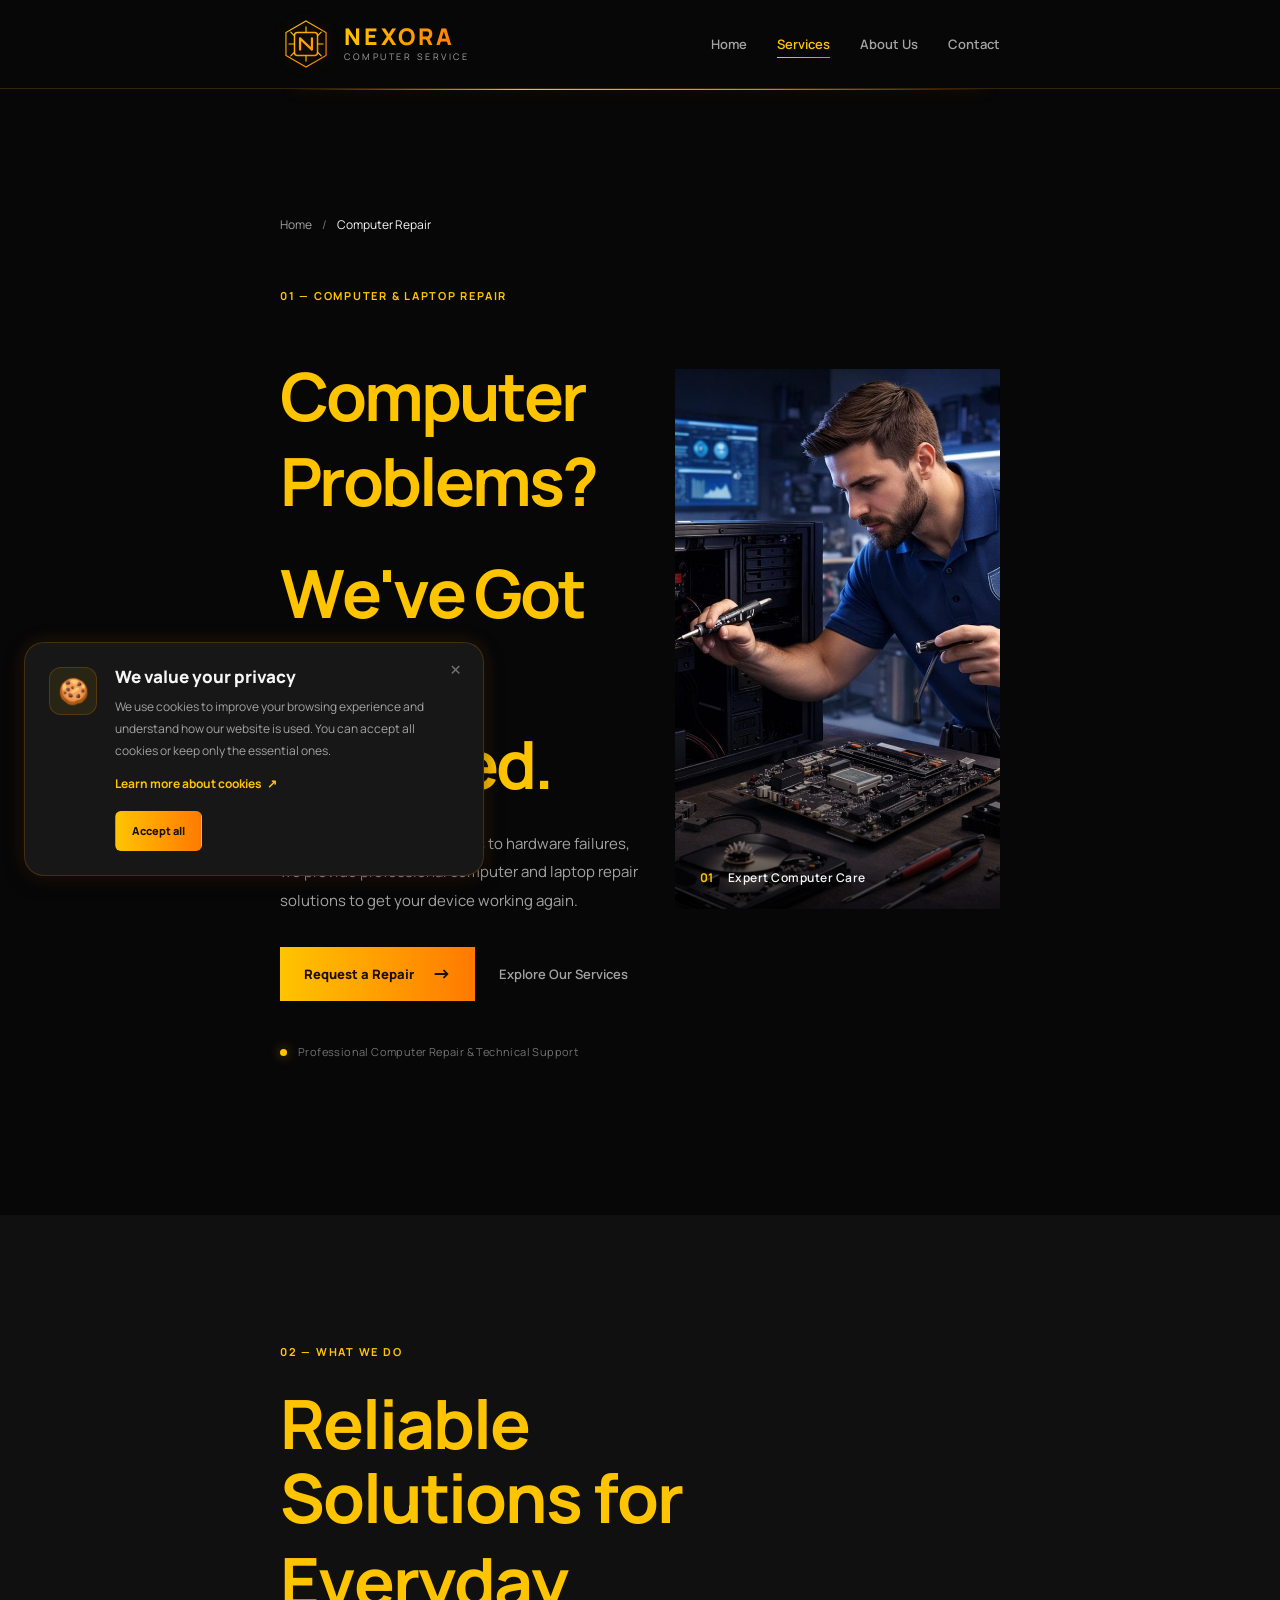
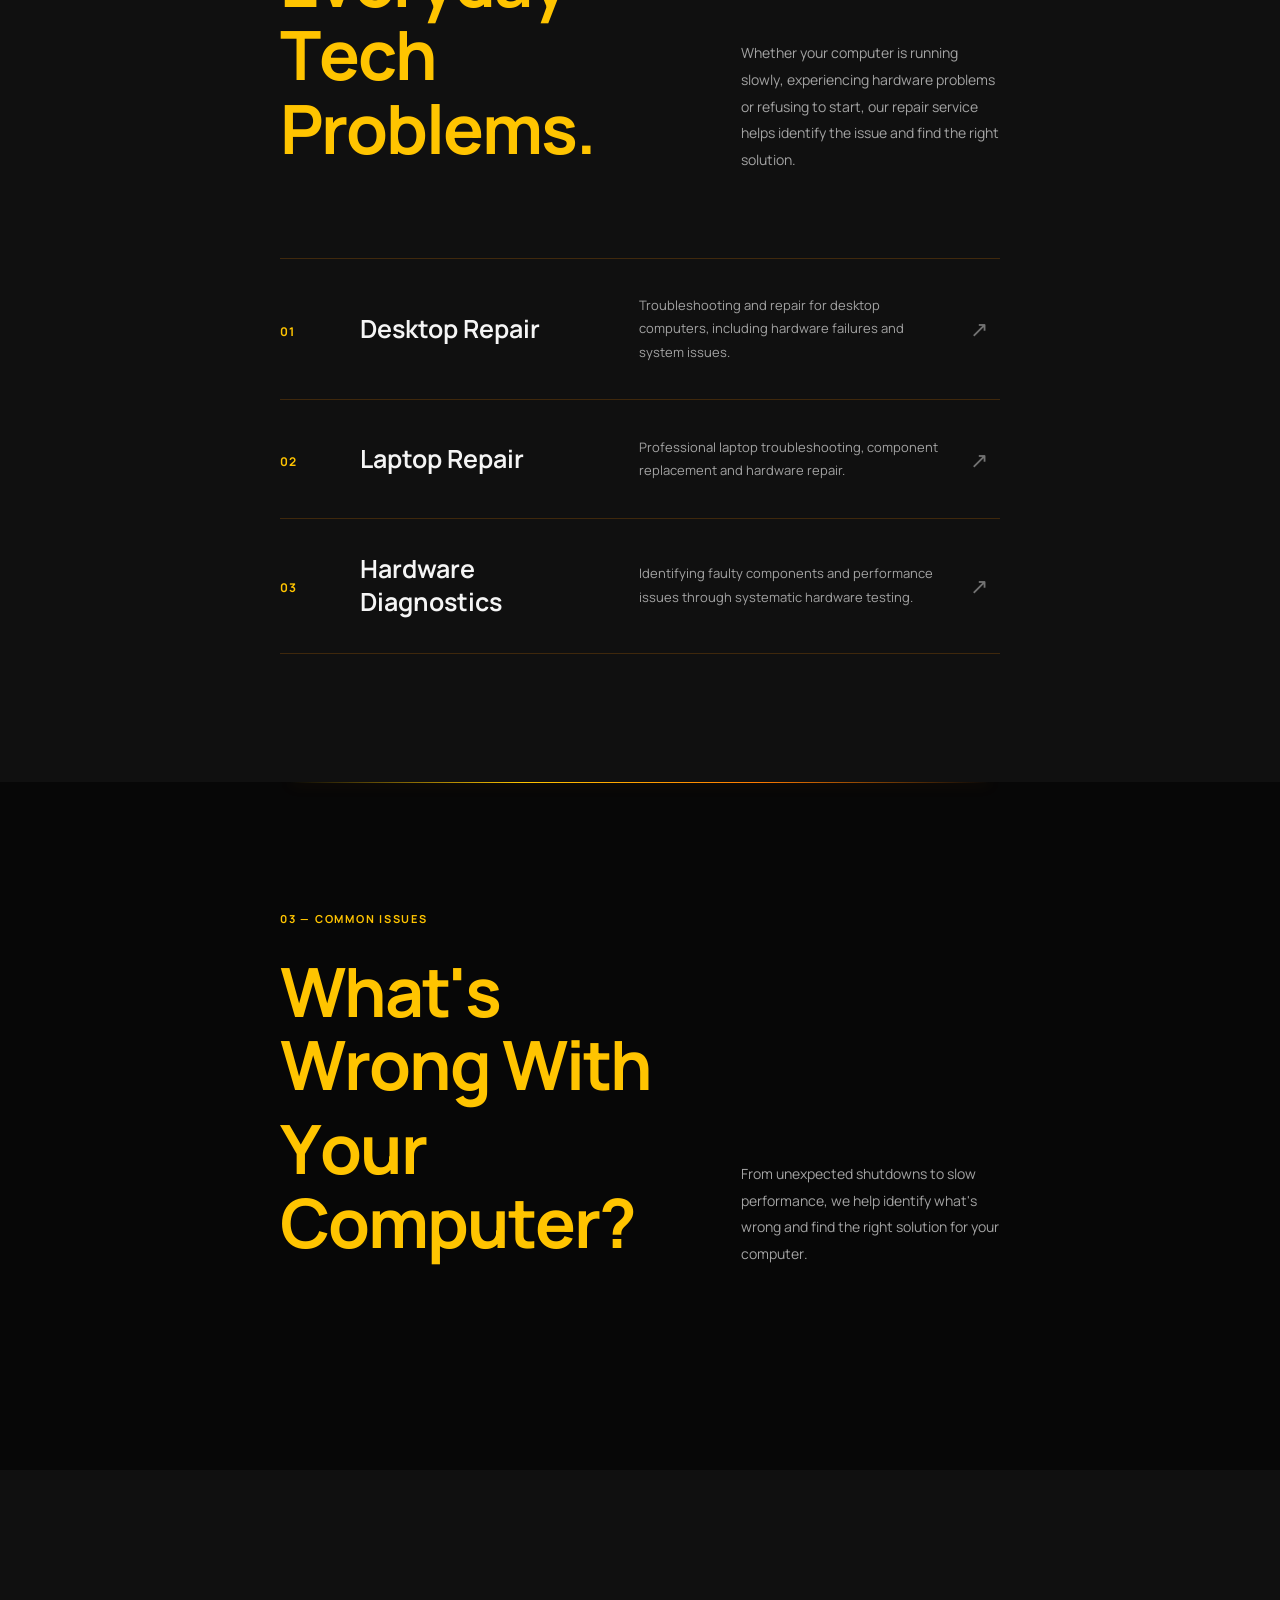
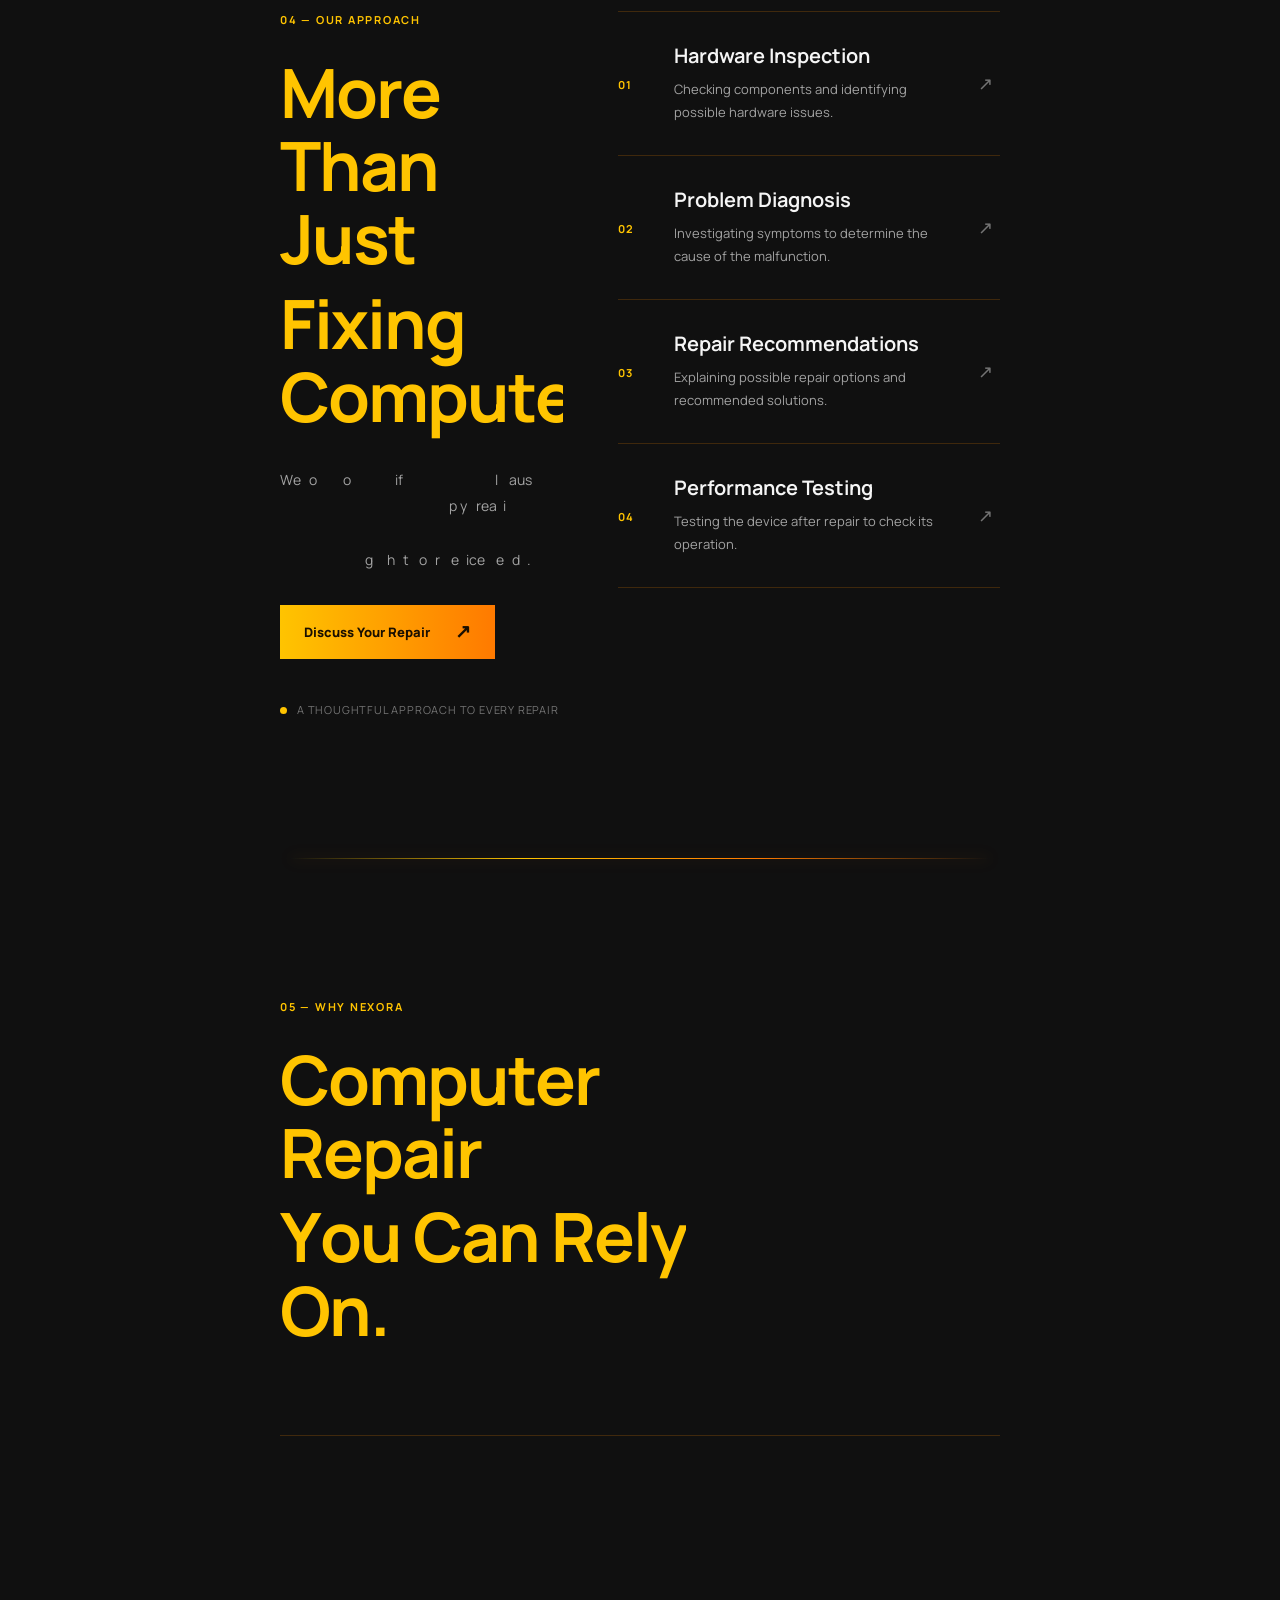
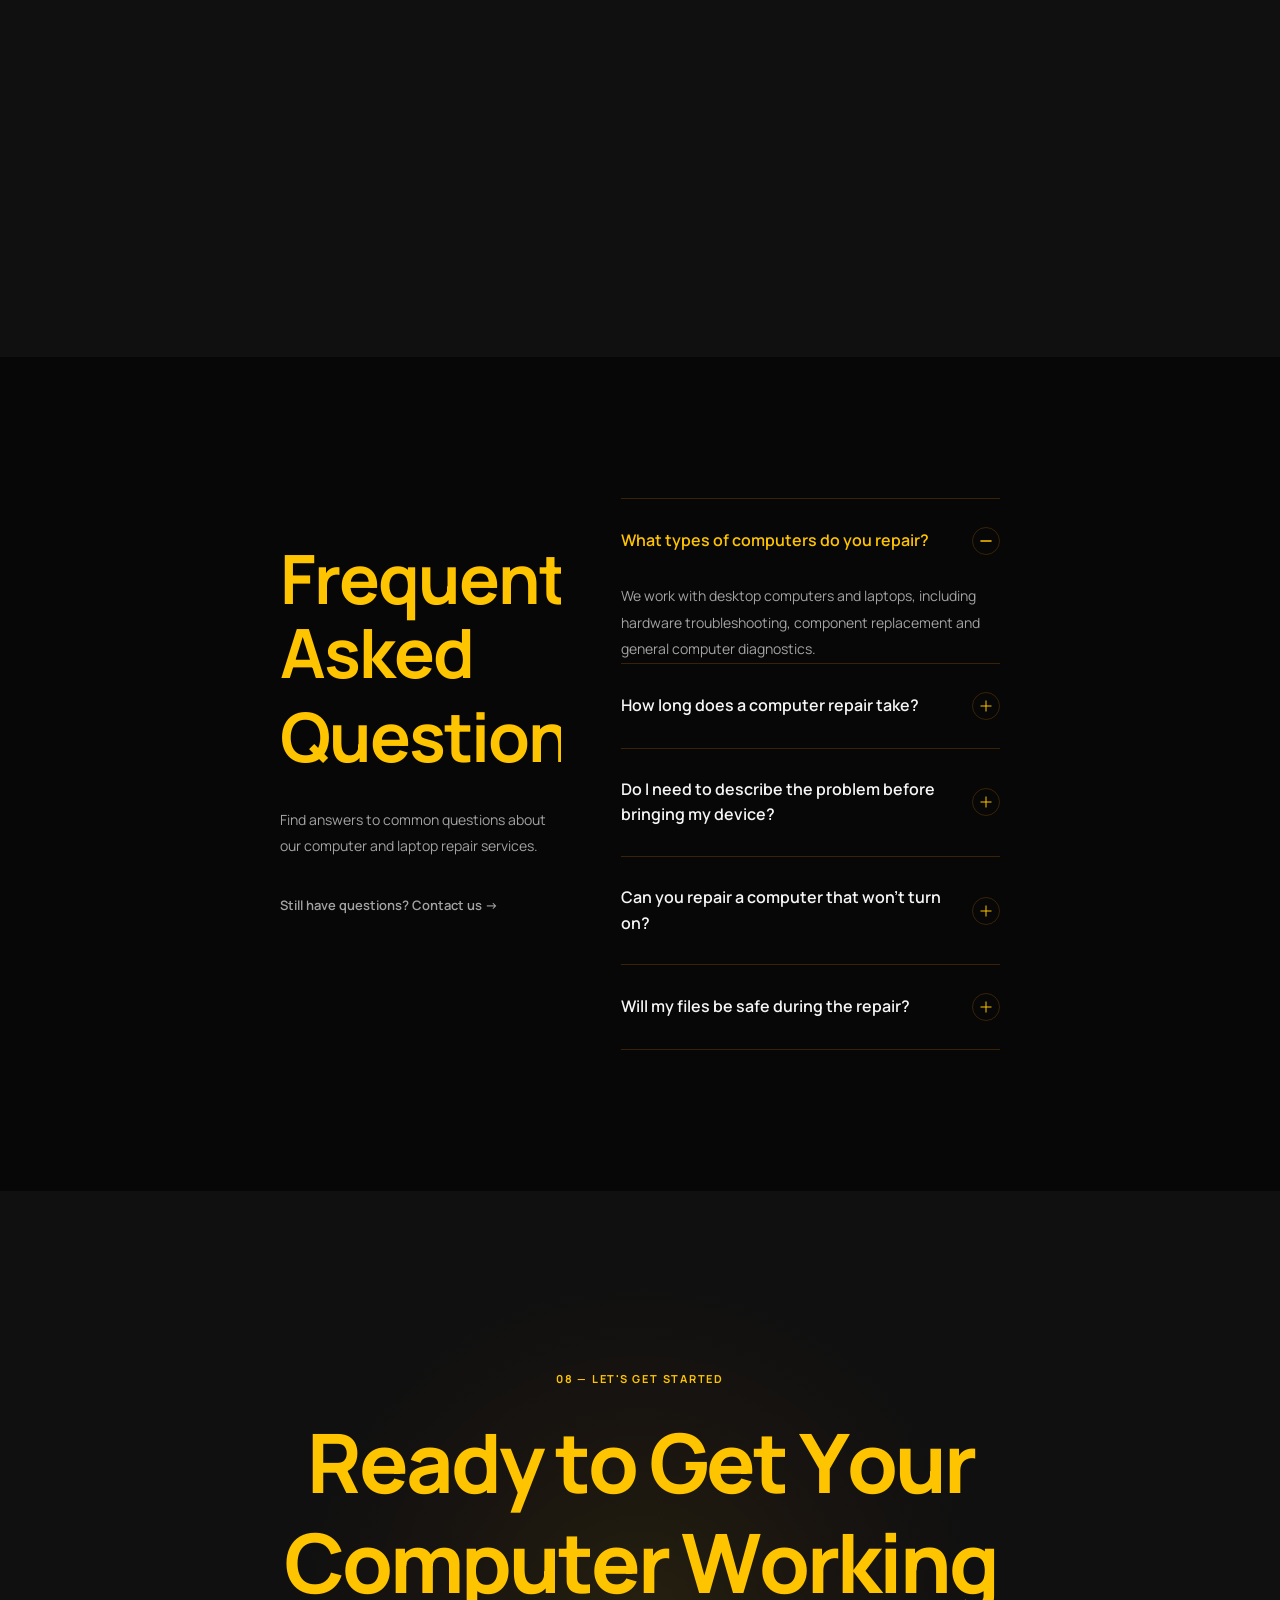
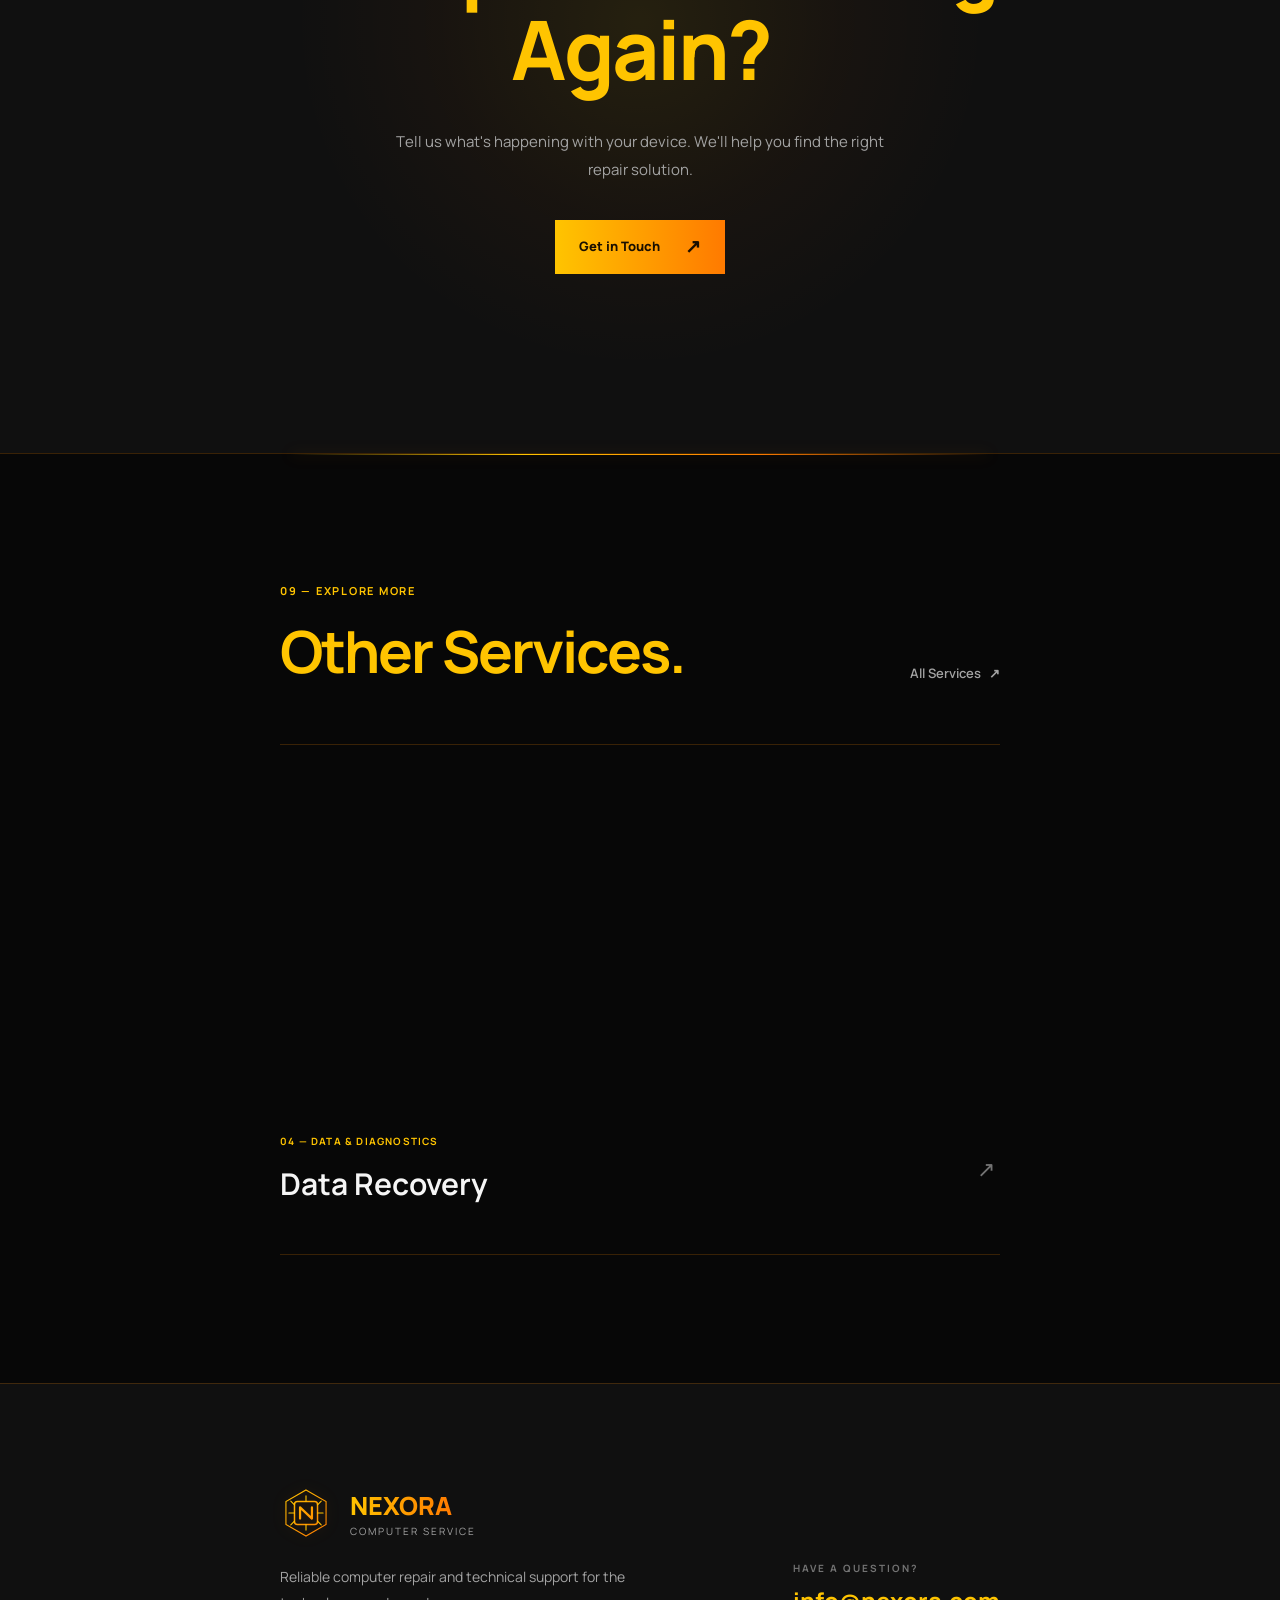
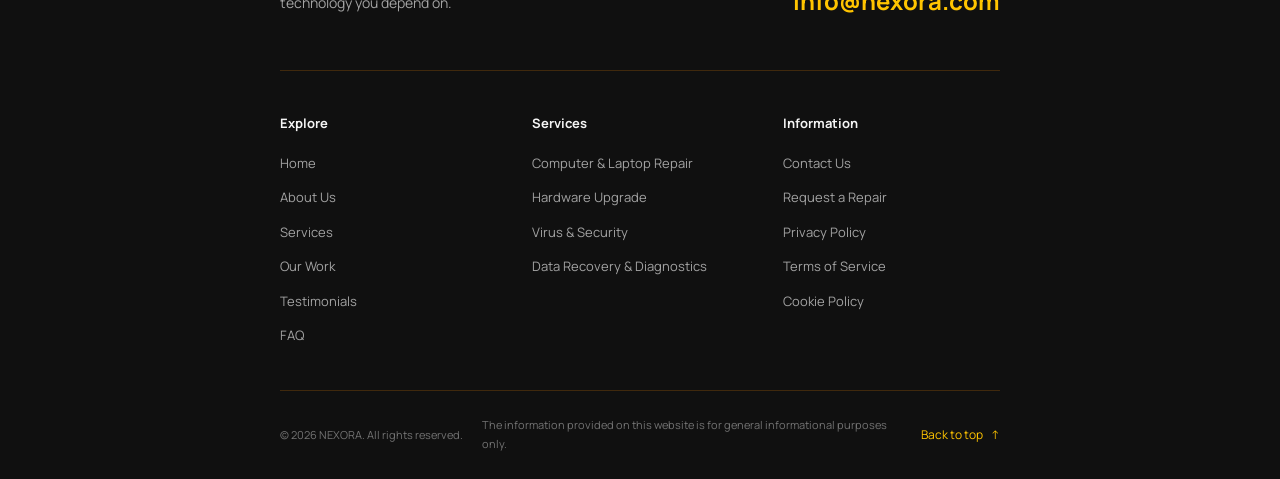
<file: pages/computer-repair.html>
<!doctype html>
<html lang="en">
  <head>
    <meta charset="UTF-8" />
    <meta name="viewport" content="width=device-width, initial-scale=1.0" />
    <link rel="icon" href="../image/favicon.ico" sizes="any" />
    <link
      rel="icon"
      sizes="32x32"
      type="image/png"
      href="../image/favicon.png"
    />
    <link
      rel="stylesheet"
      href="https://cdnjs.cloudflare.com/ajax/libs/modern-normalize/3.0.1/modern-normalize.min.css"
    />
    <link rel="stylesheet" href="../style/style.css" />
    <link rel="preconnect" href="https://fonts.googleapis.com" />
    <link rel="preconnect" href="https://fonts.gstatic.com" crossorigin />

    <link
      href="https://fonts.googleapis.com/css2?family=Manrope:wght@400;500;600;700;800&display=swap"
      rel="stylesheet"
    />
    <link rel="stylesheet" href="../style/sevice.css" />

    <script>
      document.documentElement.classList.add("js");
    </script>

    <title>Computer|Repair</title>
  </head>
  <body data-page="repairComputer">
    <div class="preloader" id="preloader">
      <div class="preloader-content">
        <div class="preloader-logo"><span data-logo>NEXORA .</span></div>

        <div class="preloader-loader">
          <span></span>
        </div>

        <p class="preloader-text">Preparing your experience...</p>
      </div>
    </div>

    <div
      class="cookie-consent"
      id="cookieConsent"
      role="dialog"
      aria-labelledby="cookie-title"
      aria-describedby="cookie-description"
      aria-modal="false"
      hidden
    >
      <div class="cookie-icon" aria-hidden="true">🍪</div>

      <div class="cookie-content">
        <h2 class="cookie-title" id="cookie-title">We value your privacy</h2>

        <p class="cookie-description" id="cookie-description">
          We use cookies to improve your browsing experience and understand how
          our website is used. You can accept all cookies or keep only the
          essential ones.
        </p>

        <a href="./cookies.html" class="cookie-link">
          Learn more about cookies
          <span aria-hidden="true">↗</span>
        </a>

        <div class="cookie-actions">
          <button
            class="cookie-button cookie-button-primary"
            type="button"
            id="acceptCookies"
          >
            Accept all
          </button>
        </div>
      </div>

      <button
        class="cookie-close"
        type="button"
        id="closeCookies"
        aria-label="Close cookie notice"
      >
        &times;
      </button>
    </div>

    <header class="header" id="top">
      <div class="container">
        <a href="../index.html" class="header-brand" aria-label="Nexora home">
          <svg
            class="header-logo-icon"
            width="64"
            height="64"
            viewBox="0 0 140 140"
            fill="none"
            xmlns="http://www.w3.org/2000/svg"
            aria-hidden="true"
          >
            <path
              d="M70 8L124 39V101L70 132L16 101V39L70 8Z"
              stroke="url(#header-logo-gradient)"
              stroke-width="3"
            />
            <rect
              x="39"
              y="39"
              width="62"
              height="62"
              rx="8"
              stroke="url(#header-logo-gradient)"
              stroke-width="4"
            />
            <path
              d="M70 24V39M70 101V116M24 70H39M101 70H116
          M39 48L29 38M101 48L111 38
          M39 92L29 102M101 92L111 102"
              stroke="#FFC400"
              stroke-width="3"
              stroke-linecap="round"
            />
            <path
              d="M54 85V55L86 85V55"
              stroke="url(#header-logo-gradient)"
              stroke-width="6"
              stroke-linecap="round"
              stroke-linejoin="round"
            />
            <defs>
              <linearGradient
                id="header-logo-gradient"
                x1="16"
                y1="8"
                x2="124"
                y2="132"
                gradientUnits="userSpaceOnUse"
              >
                <stop stop-color="#FFC400" />
                <stop offset="1" stop-color="#FF7A00" />
              </linearGradient>
            </defs>
          </svg>

          <span class="header-brand-info">
            <span class="header-company-name" data-logo>NEXORA</span>
            <span class="header-subtitle">COMPUTER SERVICE</span>
          </span>
        </a>

        <nav class="header-nav" aria-label="Main navigation">
          <ul class="header-list">
            <li>
              <a href="../index.html" class="header-link" aria-current="page">
                Home
              </a>
            </li>
            <li>
              <a href="../index.html#services" class="header-link active"
                >Services</a
              >
            </li>
            <li>
              <a href="../index.html#about" class="header-link">About Us</a>
            </li>
            <li>
              <a href="./contact.html" class="header-link">Contact</a>
            </li>
          </ul>
        </nav>
      </div>
    </header>

    <main class="service-page" id="main">
      <section class="service-hero-section"  data-animation="section">
        <div class="container">
          <div class="service-hero">
            <div class="service-hero-content">
              <nav class="service-breadcrumb" aria-label="Breadcrumb">
                <a href="../index.html">Home</a>
                <span>/</span>
                <span aria-current="page">Computer Repair</span>
              </nav>

              <p class="service-label" data-animation="label">
                01 — COMPUTER & LAPTOP REPAIR
              </p>

              <h1 class="service-hero-title" data-animation="title">
                <span class="title-line">
                  <span class="title-line-inner">Computer Problems?</span>
                </span>
                <span class="title-line">
                  <span class="title-line-inner">We've Got You Covered.</span>
                </span>
              </h1>

              <p class="service-hero-description" data-animation="description">
                <span class="letter-animation">
                  From unexpected shutdowns to hardware failures, we provide
                  professional computer and laptop repair solutions to get your
                  device working again.
                </span>
              </p>

              <div class="service-hero-actions" data-animation="hero-actions">
                <a href="#contact" class="service-button">
                  Request a Repair
                  <span aria-hidden="true">→</span>
                </a>

                <a href="#common-problems" class="service-text-link">
                  Explore Our Services
                </a>
              </div>

              <div class="service-hero-note" data-animation="hero-actions">
                <span class="service-status-dot"></span>
                Professional Computer Repair & Technical Support
              </div>
            </div>

            <div class="service-hero-visual">
              <img
                src="../image/service-repair.jpg"
                alt="Technician repairing computer hardware"
                class="service-hero-image"
              />

              <div class="service-image-caption">
                <span>01</span>
                <p>Expert Computer Care</p>
              </div>
            </div>
          </div>
        </div>
      </section>

      <section class="service-overview" id="common-problems">
        <div class="container">
          <div class="service-overview-header">
            <div class="service-section-heading">
              <p class="service-label" data-animation="label">
                02 — WHAT WE DO
              </p>

              <h2 class="service-section-title" data-animation="title">
                <span class="title-line">
                  <span class="title-line-inner">Reliable Solutions for</span>
                </span>
                <span class="title-line">
                  <span class="title-line-inner">Everyday Tech Problems.</span>
                </span>
              </h2>
            </div>

            <p class="service-section-description" data-animation="description">
              <span class="letter-animation">
                Whether your computer is running slowly, experiencing hardware
                problems or refusing to start, our repair service helps identify
                the issue and find the right solution.
              </span>
            </p>
          </div>

          <div class="overview-list">
            <article class="overview-item" data-animation="card">
              <span class="overview-number">01</span>

              <div class="overview-content">
                <h3>Desktop Repair</h3>
                <p>
                  Troubleshooting and repair for desktop computers, including
                  hardware failures and system issues.
                </p>
              </div>

              <span class="overview-arrow" aria-hidden="true">↗</span>
            </article>

            <article class="overview-item" data-animation="card">
              <span class="overview-number">02</span>

              <div class="overview-content">
                <h3>Laptop Repair</h3>
                <p>
                  Professional laptop troubleshooting, component replacement and
                  hardware repair.
                </p>
              </div>

              <span class="overview-arrow" aria-hidden="true">↗</span>
            </article>

            <article class="overview-item" data-animation="card">
              <span class="overview-number">03</span>

              <div class="overview-content">
                <h3>Hardware Diagnostics</h3>
                <p>
                  Identifying faulty components and performance issues through
                  systematic hardware testing.
                </p>
              </div>

              <span class="overview-arrow" aria-hidden="true">↗</span>
            </article>
          </div>
        </div>
      </section>

      <section
        class="common-problems"
        data-animation="section"
        id="common-issues"
        aria-labelledby="common-problems-title"
      >
        <div class="container">
          <div class="common-problems-header">
            <div class="common-problems-heading">
              <p class="service-label" data-animation="label">
                03 — COMMON ISSUES
              </p>

              <h2
                class="service-section-title"
                id="common-problems-title"
                data-animation="title"
              >
                <span class="title-line">
                  <span class="title-line-inner">What's Wrong With</span>
                </span>
                <span class="title-line">
                  <span class="title-line-inner">Your Computer?</span>
                </span>
              </h2>
            </div>

            <p class="common-problems-description" data-animation="description">
              <span class="letter-animation">
                From unexpected shutdowns to slow performance, we help identify
                what's wrong and find the right solution for your computer.
              </span>
            </p>
          </div>

          <!-- Нижче залишаєш свій problems-slider без змін -->
        </div>
      </section>

      <section class="service-included">
        <div class="container">
          <div class="included-grid">
            <div class="included-content">
              <p class="service-label" data-animation="label">
                04 — OUR APPROACH
              </p>

              <h2 class="service-section-title" data-animation="title">
                <span class="title-line">
                  <span class="title-line-inner">More Than Just</span>
                </span>
                <span class="title-line">
                  <span class="title-line-inner">Fixing Computers.</span>
                </span>
              </h2>

              <p
                class="service-section-description"
                data-animation="description"
              >
                <span class="letter-animation">
                  We focus on identifying the actual cause of the problem
                  instead of simply treating the symptoms. Every repair starts
                  with understanding what your device needs.
                </span>
              </p>

              <div data-animation="hero-actions">
                <a href="./contact.html" class="service-button">
                  Discuss Your Repair
                  <span aria-hidden="true">↗</span>
                </a>

                <p class="included-note">
                  <span aria-hidden="true"></span>
                  A thoughtful approach to every repair
                </p>
              </div>
            </div>

            <div class="included-list">
              <article class="included-item" data-animation="card">
                <span class="included-index">01</span>

                <div class="included-item-content">
                  <h3>Hardware Inspection</h3>
                  <p>
                    Checking components and identifying possible hardware
                    issues.
                  </p>
                </div>

                <span class="included-arrow" aria-hidden="true">↗</span>
              </article>

              <article class="included-item" data-animation="card">
                <span class="included-index">02</span>

                <div class="included-item-content">
                  <h3>Problem Diagnosis</h3>
                  <p>
                    Investigating symptoms to determine the cause of the
                    malfunction.
                  </p>
                </div>

                <span class="included-arrow" aria-hidden="true">↗</span>
              </article>

              <article class="included-item" data-animation="card">
                <span class="included-index">03</span>

                <div class="included-item-content">
                  <h3>Repair Recommendations</h3>
                  <p>
                    Explaining possible repair options and recommended
                    solutions.
                  </p>
                </div>

                <span class="included-arrow" aria-hidden="true">↗</span>
              </article>

              <article class="included-item" data-animation="card">
                <span class="included-index">04</span>

                <div class="included-item-content">
                  <h3>Performance Testing</h3>
                  <p>Testing the device after repair to check its operation.</p>
                </div>

                <span class="included-arrow" aria-hidden="true">↗</span>
              </article>
            </div>
          </div>
        </div>
      </section>

      <section class="service-why" data-animation="section">
        <div class="container">
          <div class="service-why-header">
            <div class="service-section-heading">
              <p class="service-label" data-animation="label">
                05 — WHY <span data-logo>NEXORA</span>
              </p>

              <h2 class="service-section-title" data-animation="title">
                <span class="title-line">
                  <span class="title-line-inner">Computer Repair</span>
                </span>
                <span class="title-line">
                  <span class="title-line-inner">You Can Rely On.</span>
                </span>
              </h2>
            </div>

            <p class="service-section-description" data-animation="description">
              <span class="letter-animation">
                We believe technical support should be straightforward,
                transparent and focused on solving the real problem.
              </span>
            </p>
          </div>

          <div class="why-grid">
            <article class="why-item" data-animation="card">
              <span class="why-number">01</span>

              <h3>Careful Diagnostics</h3>

              <p>
                We investigate the source of the problem before recommending a
                repair.
              </p>
            </article>

            <article class="why-item" data-animation="card">
              <span class="why-number">02</span>

              <h3>Practical Solutions</h3>

              <p>
                Repair recommendations based on your device and its actual
                condition.
              </p>
            </article>

            <article class="why-item" data-animation="card">
              <span class="why-number">03</span>

              <h3>Clear Communication</h3>

              <p>
                We explain the problem and available options in understandable
                language.
              </p>
            </article>

            <article class="why-item" data-animation="card">
              <span class="why-number">04</span>

              <h3>Quality Testing</h3>

              <p>We check device operation after completing the repair work.</p>
            </article>
          </div>
        </div>
      </section>

      <section class="service-faq">
        <div class="container">
          <div class="service-faq-grid">
            <div class="service-faq-heading">
              <p class="service-label" data-animation="label">GOT QUESTIONS?</p>

              <h2 class="service-section-title" data-animation="title">
                <span class="title-line">
                  <span class="title-line-inner">Frequently Asked</span>
                </span>
                <span class="title-line">
                  <span class="title-line-inner">Questions.</span>
                </span>
              </h2>

              <p
                class="service-section-description"
                data-animation="description"
              >
                <span class="letter-animation">
                  Find answers to common questions about our computer and laptop
                  repair services.
                </span>
              </p>

              <a
                href="./contact.html"
                class="service-text-link"
                data-animation="hero-actions"
              >
                Still have questions? Contact us →
              </a>
            </div>

            <div class="faq-list">
              <details class="faq-item" open>
                <summary class="faq-question">
                  What types of computers do you repair?
                  <span class="faq-toggle" aria-hidden="true"></span>
                </summary>

                <p class="faq-answer">
                  We work with desktop computers and laptops, including hardware
                  troubleshooting, component replacement and general computer
                  diagnostics.
                </p>
              </details>

              <details class="faq-item">
                <summary class="faq-question">
                  How long does a computer repair take?
                  <span class="faq-toggle" aria-hidden="true"></span>
                </summary>

                <p class="faq-answer">
                  Repair time depends on the type of issue, device condition and
                  availability of replacement components. We can provide a more
                  accurate estimate after inspecting your device.
                </p>
              </details>

              <details class="faq-item">
                <summary class="faq-question">
                  Do I need to describe the problem before bringing my device?
                  <span class="faq-toggle" aria-hidden="true"></span>
                </summary>

                <p class="faq-answer">
                  It is helpful to describe the symptoms when contacting us.
                  This gives our technicians a better understanding of the
                  issue.
                </p>
              </details>

              <details class="faq-item">
                <summary class="faq-question">
                  Can you repair a computer that won't turn on?
                  <span class="faq-toggle" aria-hidden="true"></span>
                </summary>

                <p class="faq-answer">
                  Yes, we can investigate possible causes, including power
                  supply problems, motherboard issues and other hardware
                  failures.
                </p>
              </details>

              <details class="faq-item">
                <summary class="faq-question">
                  Will my files be safe during the repair?
                  <span class="faq-toggle" aria-hidden="true"></span>
                </summary>

                <p class="faq-answer">
                  We understand how important your data is. However, some
                  repairs may involve risks to stored information. We recommend
                  backing up important files whenever possible before service.
                </p>
              </details>
            </div>
          </div>
        </div>
      </section>

      <section
        class="service-cta"
        id="contact"
        aria-labelledby="service-cta-title"
      >
        <div class="container">
          <div class="service-cta-content">
            <p class="service-label" data-animation="label">
              08 — LET'S GET STARTED
            </p>

            <h2 id="service-cta-title" data-animation="title">
              <span class="title-line">
                <span class="title-line-inner">Ready to Get Your</span>
              </span>
              <span class="title-line">
                <span class="title-line-inner">Computer Working Again?</span>
              </span>
            </h2>

            <p class="service-cta-description" data-animation="description">
              <span class="letter-animation">
                Tell us what's happening with your device. We'll help you find
                the right repair solution.
              </span>
            </p>

            <a
              href="./contact.html"
              class="service-button"
              data-animation="hero-actions"
            >
              Get in Touch
              <span aria-hidden="true">↗</span>
            </a>
          </div>
        </div>
      </section>

      <section class="related-services" data-animation="section">
        <div class="container">
          <div class="related-header">
            <div>
              <p class="service-label" data-animation="label">
                09 — EXPLORE MORE
              </p>

              <h2 class="service-section-title" data-animation="title">
                <span class="title-line">
                  <span class="title-line-inner">Other Services.</span>
                </span>
              </h2>
            </div>

            <a
              href="../index.html#services"
              class="service-text-link"
              data-animation="hero-actions"
            >
              All Services
              <span aria-hidden="true">↗</span>
            </a>
          </div>

          <div class="related-grid">
            <a
              href="./hardware-upgrade.html"
              class="related-card"
              data-animation="card"
            >
              <span class="related-number">02 — HARDWARE UPGRADE</span>
              <h3>Hardware Upgrade</h3>
              <span class="related-arrow" aria-hidden="true">↗</span>
            </a>

            <a
              href="./security.html"
              class="related-card"
              data-animation="card"
            >
              <span class="related-number">03 — SYSTEM SECURITY</span>
              <h3>Virus & Security</h3>
              <span class="related-arrow" aria-hidden="true">↗</span>
            </a>

            <a href="./data.html" class="related-card" data-animation="card">
              <span class="related-number">04 — DATA & DIAGNOSTICS</span>
              <h3>Data Recovery</h3>
              <span class="related-arrow" aria-hidden="true">↗</span>
            </a>
          </div>
        </div>
      </section>
    </main>

    <footer class="footer">
      <div class="container">
        <div class="footer-main">
          <div class="footer-brand" data-animation="card">
            <div class="footer-brand-top">
              <a
                href="../index.html"
                class="footer-logo"
                aria-label="Nexora home"
              >
                <svg
                  class="header-logo-icon"
                  width="140"
                  height="140"
                  viewBox="0 0 140 140"
                  fill="none"
                  xmlns="http://www.w3.org/2000/svg"
                  aria-hidden="true"
                >
                  <path
                    d="M70 8L124 39V101L70 132L16 101V39L70 8Z"
                    stroke="url(#footer-logo-gradient)"
                    stroke-width="3"
                  />

                  <rect
                    x="39"
                    y="39"
                    width="62"
                    height="62"
                    rx="8"
                    stroke="url(#footer-logo-gradient)"
                    stroke-width="4"
                  />

                  <path
                    d="M70 24V39M70 101V116M24 70H39M101 70H116
                   M39 48L29 38M101 48L111 38
                   M39 92L29 102M101 92L111 102"
                    stroke="#FFC400"
                    stroke-width="3"
                    stroke-linecap="round"
                  />

                  <path
                    d="M54 85V55L86 85V55"
                    stroke="url(#footer-logo-gradient)"
                    stroke-width="6"
                    stroke-linecap="round"
                    stroke-linejoin="round"
                  />

                  <defs>
                    <linearGradient
                      id="footer-logo-gradient"
                      x1="16"
                      y1="8"
                      x2="124"
                      y2="132"
                      gradientUnits="userSpaceOnUse"
                    >
                      <stop stop-color="#FFC400" />
                      <stop offset="1" stop-color="#FF7A00" />
                    </linearGradient>
                  </defs>
                </svg>
              </a>

              <div class="footer-brand-info">
                <a href="../index.html" class="footer-company-name">
                  <span data-logo>NEXORA</span>
                </a>
                <p class="footer-subtitle">COMPUTER SERVICE</p>
              </div>
            </div>

            <p class="footer-brand-description">
              Reliable computer repair and technical support for the technology
              you depend on.
            </p>
          </div>

          <div class="footer-contact" data-animation="card">
            <span class="footer-eyebrow">HAVE A QUESTION?</span>
            <a href="mailto:info@nexora.com" class="footer-email" data-email>
              info@nexora.com
              <span aria-hidden="true">↗</span>
            </a>
          </div>
        </div>

        <div class="footer-navigation">
          <div class="footer-column" data-animation="card">
            <h3 class="footer-heading">Explore</h3>
            <ul class="footer-list">
              <li><a href="../index.html">Home</a></li>
              <li><a href="../index.html#about">About Us</a></li>
              <li><a href="../index.html#services">Services</a></li>
              <li><a href="../index.html#our-work">Our Work</a></li>
              <li><a href="../index.html#testimonials">Testimonials</a></li>
              <li><a href="../index.html#faq">FAQ</a></li>
            </ul>
          </div>

          <div class="footer-column" data-animation="card">
            <h3 class="footer-heading">Services</h3>
            <ul class="footer-list">
              <li>
                <a href="./computer-repair.html">Computer & Laptop Repair</a>
              </li>
              <li>
                <a href="./hardware-upgrade.html">Hardware Upgrade</a>
              </li>
              <li><a href="./security.html">Virus & Security</a></li>
              <li>
                <a href="./data.html">Data Recovery & Diagnostics</a>
              </li>
            </ul>
          </div>

          <div class="footer-column" data-animation="card">
            <h3 class="footer-heading">Information</h3>
            <ul class="footer-list">
              <li><a href="./contact.html">Contact Us</a></li>
              <li>
                <a href="./contact.html#contact">Request a Repair</a>
              </li>
              <li><a href="./privacy-policy.html">Privacy Policy</a></li>
              <li><a href="./terms.html">Terms of Service</a></li>
              <li><a href="./cookies.html">Cookie Policy</a></li>
            </ul>
          </div>
        </div>

        <div class="footer-bottom">
          <p class="footer-copyright">
            © 2026 <span data-logo>NEXORA</span>. All rights reserved.
          </p>

          <p class="footer-disclaimer" data-disclaimer>
            All services are subject to inspection and availability. Data
            recovery results are not guaranteed.
          </p>

          <a href="#top" class="footer-back-to-top">
            Back to top <span aria-hidden="true">↑</span>
          </a>
        </div>
      </div>
    </footer>

    <script src="../js/faq.js"></script>
    <script src="../js/service-problem.js"></script>
    <script src="../js/cookie.js"></script>
    <script src="../js/loader.js"></script>
    <script src="../js/animation.js"></script>
    <script type="module" src="../js/config.js"></script>
  </body>
</html>
</file>
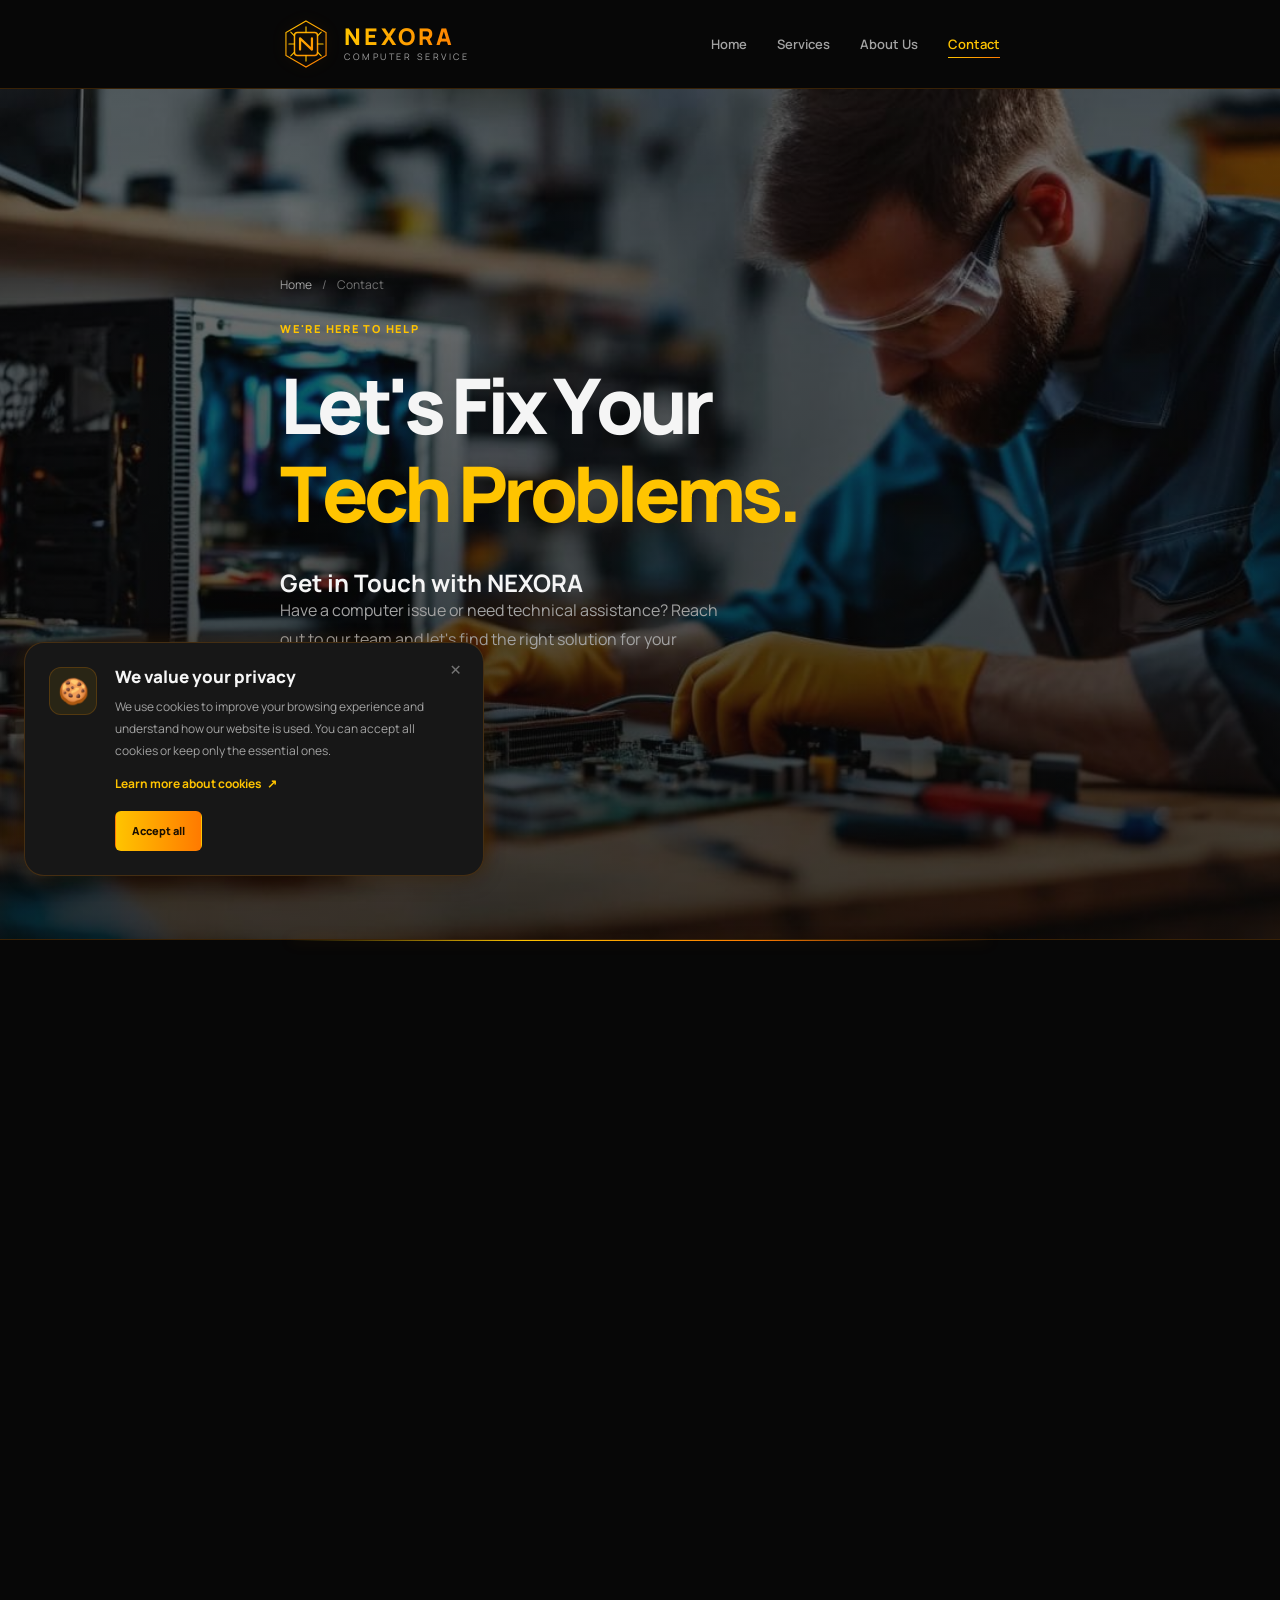
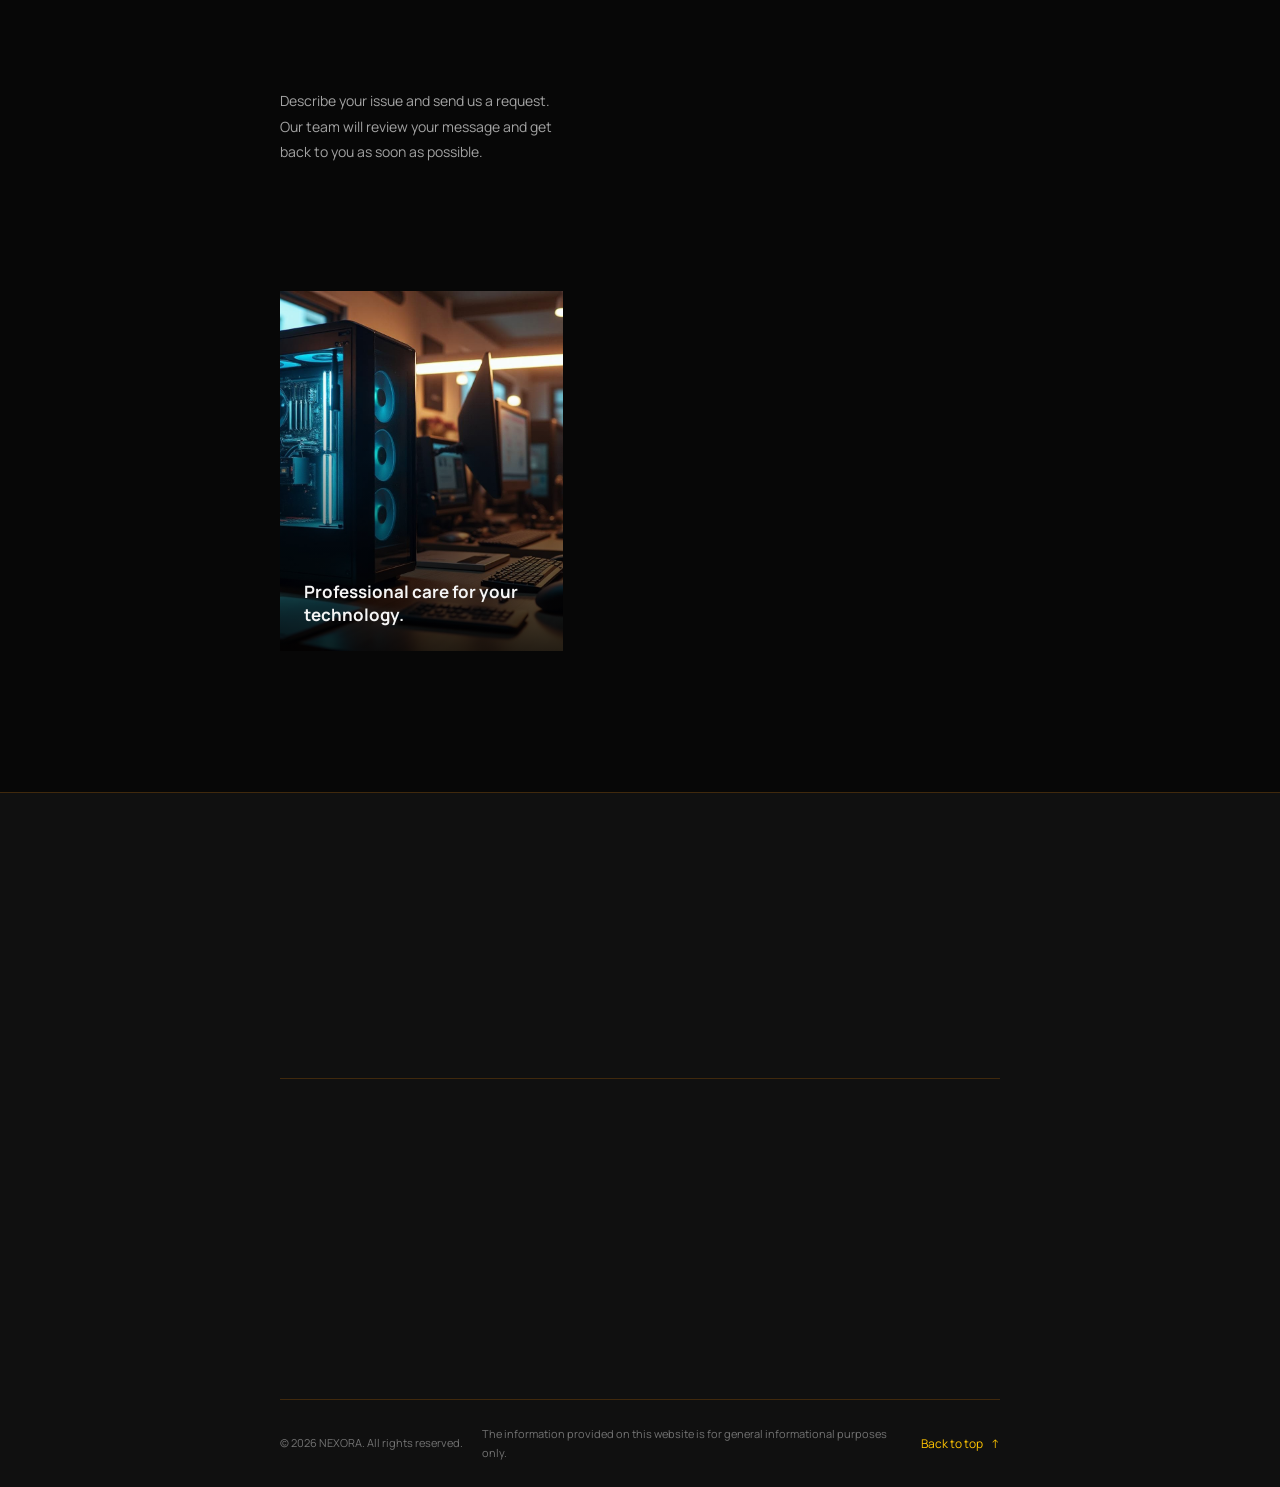
<file: pages/contact.html>
<!doctype html>
<html lang="en">
  <head>
    <meta charset="UTF-8" />
    <meta name="viewport" content="width=device-width, initial-scale=1.0" />
    <link rel="icon" href="../image/favicon.ico" sizes="any" />
    <link
      rel="icon"
      sizes="32x32"
      type="image/png"
      href="../image/favicon.png"
    />
    <link
      rel="stylesheet"
      href="https://cdnjs.cloudflare.com/ajax/libs/modern-normalize/3.0.1/modern-normalize.min.css"
    />
    <link rel="stylesheet" href="../style/style.css" />
    <link rel="preconnect" href="https://fonts.googleapis.com" />
    <link rel="preconnect" href="https://fonts.gstatic.com" crossorigin />

    <link
      href="https://fonts.googleapis.com/css2?family=Manrope:wght@400;500;600;700;800&display=swap"
      rel="stylesheet"
    />
    <link rel="stylesheet" href="../style/contact.css" />

    <script>
      document.documentElement.classList.add("js");
    </script>

    <title>NEXORA|CONTAKT</title>
  </head>
  <body data-page="contact">
    <div class="preloader" id="preloader">
      <div class="preloader-content">
        <div class="preloader-logo"><span data-logo>NEXORA .</span></div>

        <div class="preloader-loader">
          <span></span>
        </div>

        <p class="preloader-text">Preparing your experience...</p>
      </div>
    </div>

    <div
      class="cookie-consent"
      id="cookieConsent"
      role="dialog"
      aria-labelledby="cookie-title"
      aria-describedby="cookie-description"
      aria-modal="false"
      hidden
    >
      <div class="cookie-icon" aria-hidden="true">🍪</div>

      <div class="cookie-content">
        <h2 class="cookie-title" id="cookie-title">We value your privacy</h2>

        <p class="cookie-description" id="cookie-description">
          We use cookies to improve your browsing experience and understand how
          our website is used. You can accept all cookies or keep only the
          essential ones.
        </p>

        <a href="./cookies.html" class="cookie-link">
          Learn more about cookies
          <span aria-hidden="true">↗</span>
        </a>

        <div class="cookie-actions">
          <button
            class="cookie-button cookie-button-primary"
            type="button"
            id="acceptCookies"
          >
            Accept all
          </button>
        </div>
      </div>

      <button
        class="cookie-close"
        type="button"
        id="closeCookies"
        aria-label="Close cookie notice"
      >
        &times;
      </button>
    </div>

    <header class="header" id="top">
      <div class="container">
        <a href="../index.html" class="header-brand" aria-label="Nexora home">
          <svg
            class="header-logo-icon"
            width="64"
            height="64"
            viewBox="0 0 140 140"
            fill="none"
            xmlns="http://www.w3.org/2000/svg"
            aria-hidden="true"
          >
            <path
              d="M70 8L124 39V101L70 132L16 101V39L70 8Z"
              stroke="url(#header-logo-gradient)"
              stroke-width="3"
            />
            <rect
              x="39"
              y="39"
              width="62"
              height="62"
              rx="8"
              stroke="url(#header-logo-gradient)"
              stroke-width="4"
            />
            <path
              d="M70 24V39M70 101V116M24 70H39M101 70H116
          M39 48L29 38M101 48L111 38
          M39 92L29 102M101 92L111 102"
              stroke="#FFC400"
              stroke-width="3"
              stroke-linecap="round"
            />
            <path
              d="M54 85V55L86 85V55"
              stroke="url(#header-logo-gradient)"
              stroke-width="6"
              stroke-linecap="round"
              stroke-linejoin="round"
            />
            <defs>
              <linearGradient
                id="header-logo-gradient"
                x1="16"
                y1="8"
                x2="124"
                y2="132"
                gradientUnits="userSpaceOnUse"
              >
                <stop stop-color="#FFC400" />
                <stop offset="1" stop-color="#FF7A00" />
              </linearGradient>
            </defs>
          </svg>

          <span class="header-brand-info">
            <span class="header-company-name" data-logo>NEXORA</span>
            <span class="header-subtitle">COMPUTER SERVICE</span>
          </span>
        </a>

        <nav class="header-nav" aria-label="Main navigation">
          <ul class="header-list">
            <li>
              <a href="../index.html" class="header-link"> Home </a>
            </li>

            <li>
              <a href="../index.html#services" class="header-link">
                Services
              </a>
            </li>

            <li>
              <a href="../index.html#about" class="header-link"> About Us </a>
            </li>

            <li>
              <a href="#contact" class="header-link active" aria-current="page">
                Contact
              </a>
            </li>
          </ul>
        </nav>
      </div>
    </header>

    <main>
      <section class="hero">
        <div class="container">
          <nav class="service-breadcrumb" aria-label="Breadcrumb">
            <a href="../index.html">Home</a>
            <span>/</span>
            <span aria-current="page">Contact</span>
          </nav>

          <div class="hero-wrapper">
            <p class="hero-label" data-animation="label">WE'RE HERE TO HELP</p>

            <h1 class="hero-title" data-animation="title">
              <span class="title-line">
                <span class="title-line-inner">Let's Fix Your</span>
              </span>
              <span class="title-line">
                <span class="title-line-inner">Tech Problems.</span>
              </span>
            </h1>

            <h2 class="hero-subTitle">
              Get in Touch with <span data-logo>NEXORA</span>
            </h2>

            <p class="hero-description" data-animation="description">
              <span class="letter-animation">
                Have a computer issue or need technical assistance? Reach out to
                our team and let's find the right solution for your device.
              </span>
            </p>

            <a
              href="#contact"
              class="hero-button"
              data-animation="hero-actions"
            >
              Send Us a Message
            </a>
          </div>
        </div>
      </section>

      <section id="contact" class="contact-page" data-animation="section">
        <div class="container">
          <p class="contact-label" data-animation="label">GET IN TOUCH</p>

          <div class="contact-header">
            <h2 class="contact-title" data-animation="title">
              <span class="title-line">
                <span class="title-line-inner"
                  >Let's Get Your Device Fixed</span
                >
              </span>
            </h2>

            <p class="contact-description" data-animation="description">
              <span class="letter-animation">
                Having trouble with your computer? Tell us what's wrong, and our
                technicians will help you find the right solution. We're here to
                get your technology back on track.
              </span>
            </p>
          </div>

          <div class="contact-layout">
            <div class="contact-aside">
              <div class="contact-info" data-animation="card">
                <span class="contact-info-label" data-animation="label">
                  NEED TECHNICAL SUPPORT?
                </span>

                <h3 class="contact-info-title" data-animation="title">
                  <span class="title-line">
                    <span class="title-line-inner">
                      Let's solve your tech problems together.
                    </span>
                  </span>
                </h3>

                <p
                  class="contact-info-description"
                  data-animation="description"
                >
                  <span class="letter-animation">
                    Describe your issue and send us a request. Our team will
                    review your message and get back to you as soon as possible.
                  </span>
                </p>

                <div class="contact-email">
                  <span class="contact-email-label">EMAIL US</span>

                  <a
                    href="mailto:info@nexora.com"
                    class="contact-email-link"
                    data-email
                  >
                    info@nexora.com
                  </a>
                </div>
              </div>

              <div class="contact-image-wrapper">
                <img
                  src="../image/contact.jpg"
                  alt="Technician working on computer hardware"
                  class="contact-image"
                />

                <div class="contact-image-overlay">
                  <p class="contact-image-description">
                    Professional care for your technology.
                  </p>
                </div>
              </div>
            </div>

            <div class="contact-form-card" data-animation="card">
              <div class="contact-form-header">
                <span class="contact-form-label">SEND A REQUEST</span>

                <h3 class="form-title">Tell us what you need.</h3>

                <p class="form-description">
                  Fill out the form below and let us know how we can help.
                </p>
              </div>

              <form action="./contact.php" method="POST" class="contact-form">
                <input
                  type="text"
                  name="website"
                  tabindex="-1"
                  autocomplete="off"
                  aria-hidden="true"
                  class="contact-honeypot"
                />

                <div class="form-row">
                  <div class="form-group">
                    <label for="name" class="form-label">
                      Full Name <span>*</span>
                    </label>

                    <input
                      type="text"
                      class="form-input"
                      name="name"
                      id="name"
                      placeholder="John Smith"
                      autocomplete="name"
                      minlength="2"
                      maxlength="100"
                      required
                    />
                  </div>

                  <div class="form-group">
                    <label for="email" class="form-label">
                      Email Address <span>*</span>
                    </label>

                    <input
                      type="email"
                      class="form-input"
                      name="email"
                      id="email"
                      placeholder="john@example.com"
                      autocomplete="email"
                      maxlength="254"
                      required
                    />
                  </div>
                </div>

                <div class="form-group">
                  <label for="service" class="form-label">
                    What do you need help with? <span>*</span>
                  </label>

                  <select
                    name="service"
                    id="service"
                    class="form-select"
                    required
                  >
                    <option value="" disabled selected>Select a service</option>
                    <option value="computer-repair">
                      Computer & Laptop Repair
                    </option>
                    <option value="hardware-upgrade">Hardware Upgrade</option>
                    <option value="virus-security">Virus & Security</option>
                    <option value="data-recovery">
                      Data Recovery & Diagnostics
                    </option>
                    <option value="other">Other / Not Sure</option>
                  </select>
                </div>

                <div class="form-group">
                  <label for="message" class="form-label">
                    Tell us about the issue <span>*</span>
                  </label>

                  <textarea
                    name="message"
                    id="message"
                    class="form-textarea"
                    placeholder="Describe your computer problem or tell us what service you need..."
                    rows="5"
                    minlength="10"
                    maxlength="2000"
                    required
                  ></textarea>

                  <label class="contact-checkbox">
                    <input type="checkbox" name="privacy" required />

                    <span class="form-hint">
                      I have read the
                      <a href="./privacy-policy.html">privacy policy</a>
                      and agree to the processing of my enquiry.
                    </span>

                    <span class="form-span">*</span>
                  </label>
                </div>

                <button type="submit" class="contact-submit">
                  Send Request
                  <span aria-hidden="true">→</span>
                </button>

                <p class="form-note">
                  <span aria-hidden="true">*</span>
                  Required fields
                </p>
              </form>
            </div>
          </div>
        </div>
      </section>
    </main>

    <footer class="footer">
      <div class="container">
        <div class="footer-main">
          <div class="footer-brand" data-animation="card">
            <div class="footer-brand-top">
              <a
                href="../index.html"
                class="footer-logo"
                aria-label="Nexora home"
              >
                <svg
                  class="header-logo-icon"
                  width="140"
                  height="140"
                  viewBox="0 0 140 140"
                  fill="none"
                  xmlns="http://www.w3.org/2000/svg"
                  aria-hidden="true"
                >
                  <path
                    d="M70 8L124 39V101L70 132L16 101V39L70 8Z"
                    stroke="url(#footer-logo-gradient)"
                    stroke-width="3"
                  />

                  <rect
                    x="39"
                    y="39"
                    width="62"
                    height="62"
                    rx="8"
                    stroke="url(#footer-logo-gradient)"
                    stroke-width="4"
                  />

                  <path
                    d="M70 24V39M70 101V116M24 70H39M101 70H116
                M39 48L29 38M101 48L111 38
                M39 92L29 102M101 92L111 102"
                    stroke="#FFC400"
                    stroke-width="3"
                    stroke-linecap="round"
                  />

                  <path
                    d="M54 85V55L86 85V55"
                    stroke="url(#footer-logo-gradient)"
                    stroke-width="6"
                    stroke-linecap="round"
                    stroke-linejoin="round"
                  />

                  <defs>
                    <linearGradient
                      id="footer-logo-gradient"
                      x1="16"
                      y1="8"
                      x2="124"
                      y2="132"
                      gradientUnits="userSpaceOnUse"
                    >
                      <stop stop-color="#FFC400" />
                      <stop offset="1" stop-color="#FF7A00" />
                    </linearGradient>
                  </defs>
                </svg>
              </a>

              <div class="footer-brand-info">
                <a href="../index.html" class="footer-company-name" data-logo>
                  NEXORA
                </a>

                <p class="footer-subtitle">COMPUTER SERVICE</p>
              </div>
            </div>

            <p class="footer-brand-description">
              Reliable computer repair and technical support for the technology
              you depend on.
            </p>
          </div>

          <div class="footer-contact" data-animation="card">
            <span class="footer-eyebrow">HAVE A QUESTION?</span>

            <a href="mailto:info@nexora.com" class="footer-email" data-email>
              info@nexora.com
              <span aria-hidden="true">↗</span>
            </a>
          </div>
        </div>

        <div class="footer-navigation">
          <div class="footer-column" data-animation="card">
            <h3 class="footer-heading">Explore</h3>

            <ul class="footer-list">
              <li><a href="../index.html">Home</a></li>
              <li><a href="../index.html#about">About Us</a></li>
              <li><a href="../index.html#services">Services</a></li>
              <li><a href="../index.html#our-work">Our Work</a></li>
              <li><a href="../index.html#testimonials">Testimonials</a></li>
              <li><a href="../index.html#faq">FAQ</a></li>
            </ul>
          </div>

          <div class="footer-column" data-animation="card">
            <h3 class="footer-heading">Services</h3>

            <ul class="footer-list">
              <li>
                <a href="./computer-repair.html">Computer & Laptop Repair</a>
              </li>
              <li>
                <a href="./hardware-upgrade.html">Hardware Upgrade</a>
              </li>
              <li><a href="./security.html">Virus & Security</a></li>
              <li>
                <a href="./data.html">Data Recovery & Diagnostics</a>
              </li>
            </ul>
          </div>

          <div class="footer-column" data-animation="card">
            <h3 class="footer-heading">Information</h3>

            <ul class="footer-list">
              <li><a href="./contact.html">Contact Us</a></li>
              <li>
                <a href="./contact.html#contact">Request a Repair</a>
              </li>
              <li><a href="./privacy-policy.html">Privacy Policy</a></li>
              <li><a href="./terms.html">Terms of Service</a></li>
              <li><a href="./cookies.html">Cookie Policy</a></li>
            </ul>
          </div>
        </div>

        <div class="footer-bottom">
          <p class="footer-copyright">
            © 2026 <span data-logo>NEXORA</span>. All rights reserved.
          </p>

          <p class="footer-disclaimer" data-disclaimer>
            All services are subject to inspection and availability. Data
            recovery results are not guaranteed.
          </p>

          <a href="#top" class="footer-back-to-top">
            Back to top <span aria-hidden="true">↑</span>
          </a>
        </div>
      </div>
    </footer>
    <div
      class="toast"
      role="status"
      aria-live="polite"
      aria-hidden="true"
    ></div>
    <script type="module" src="../js/config.js"></script>

    <script src="../js/cookie.js"></script>
    <script src="../js/loader.js"></script>
    <script src="../js/animation.js"></script>
    <script src="../js/toast.js"></script>
  </body>
</html>
</file>
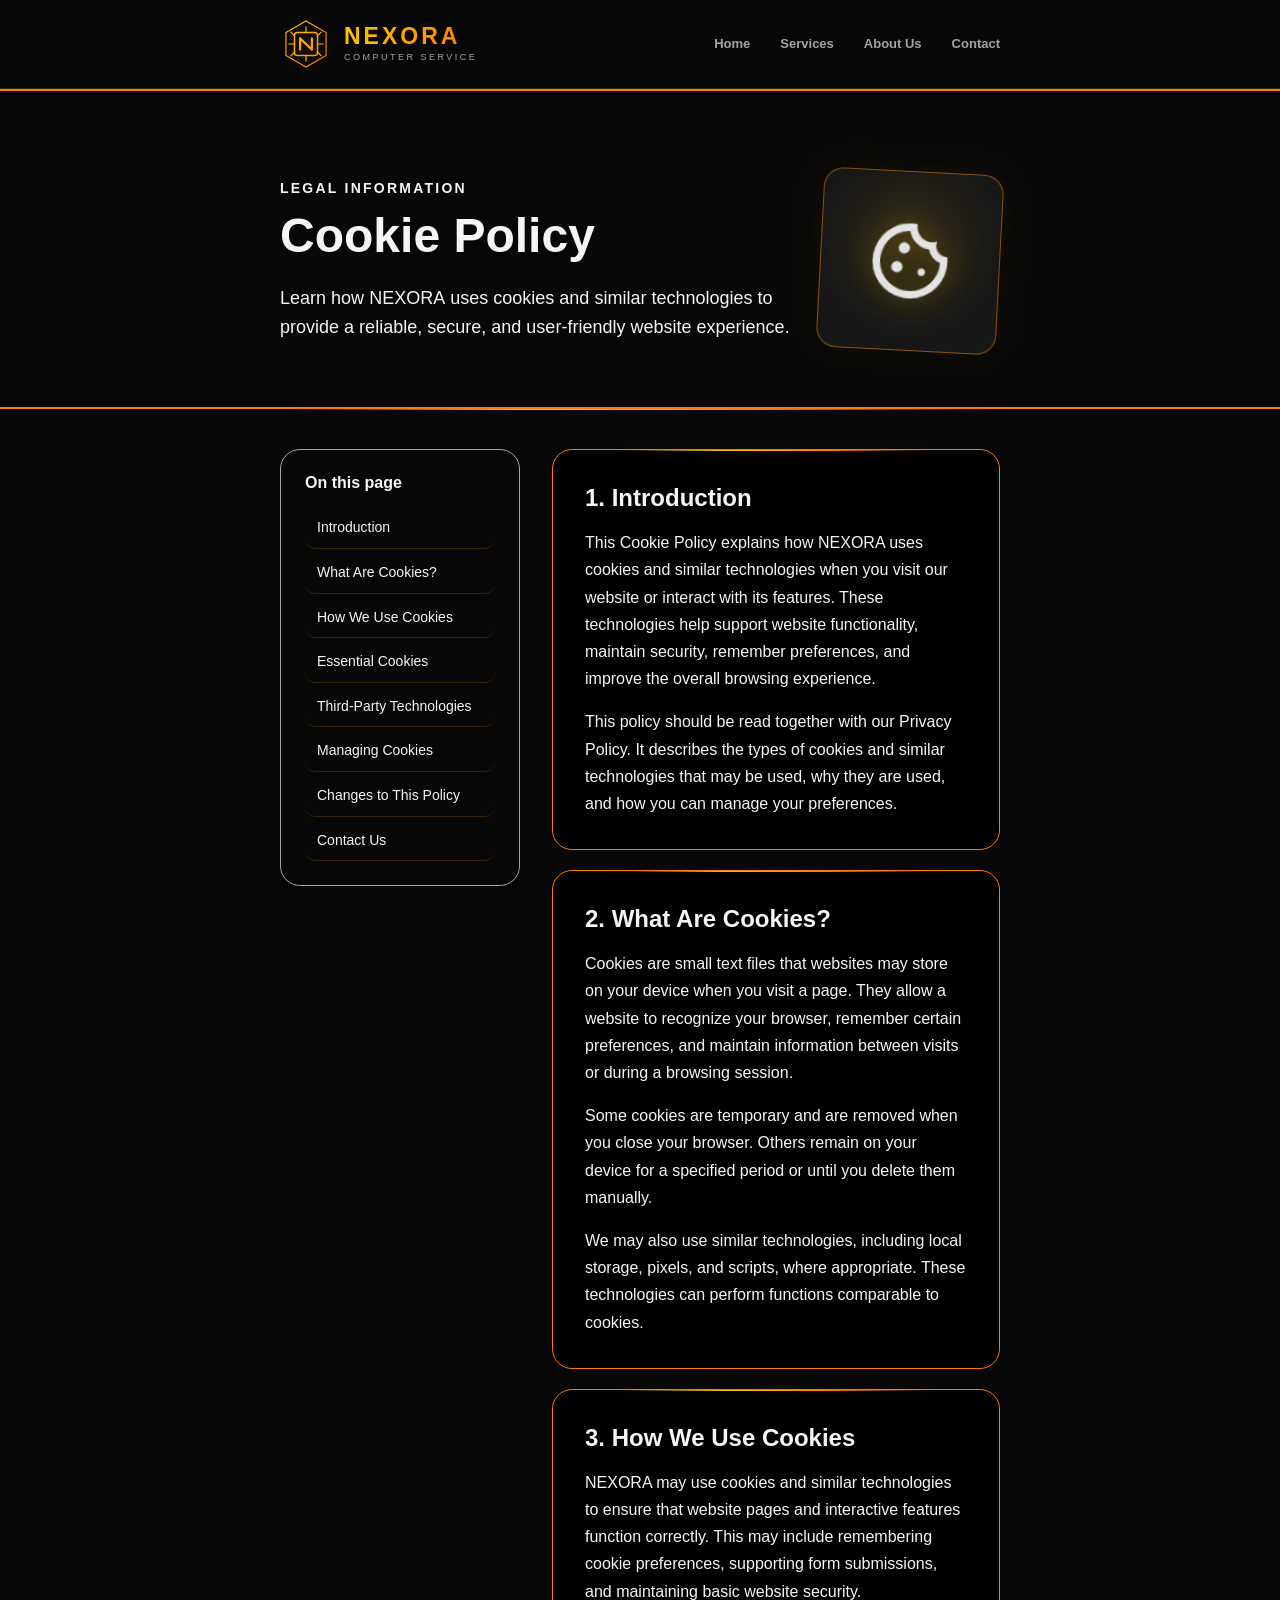
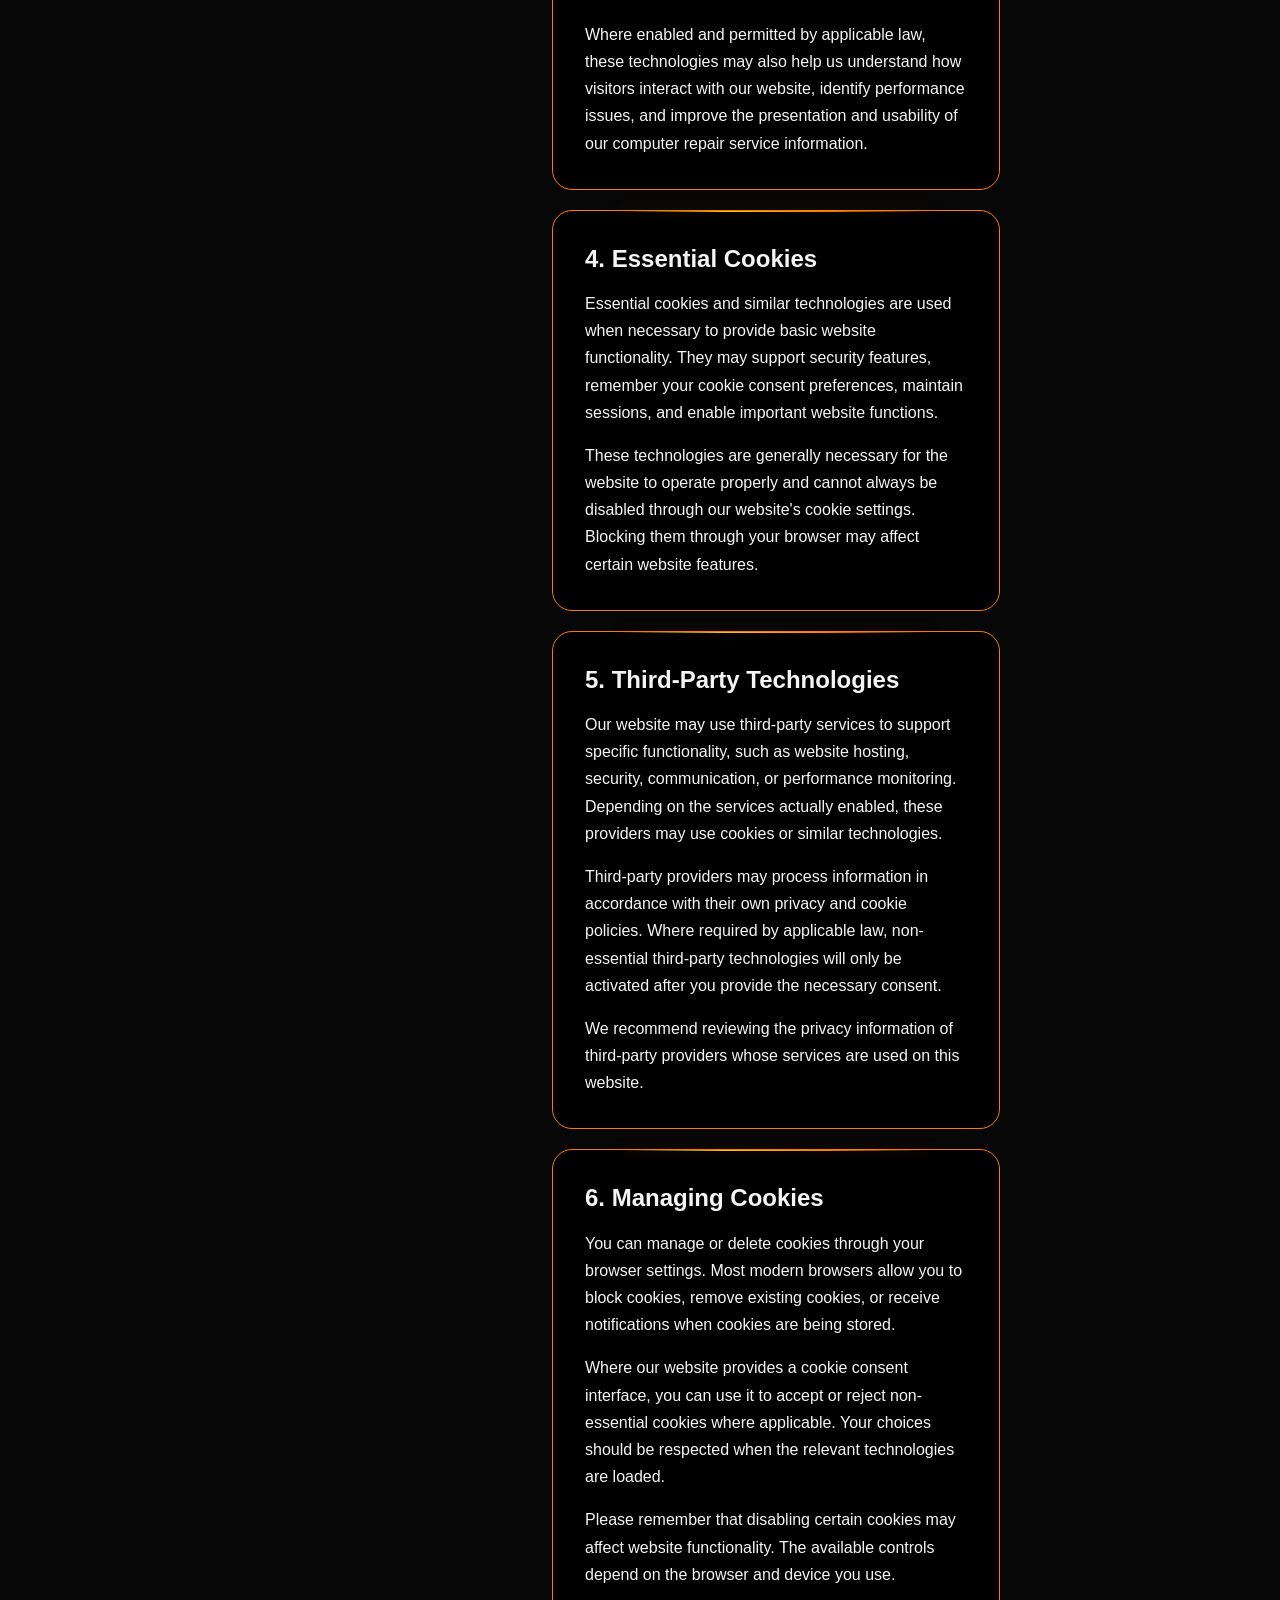
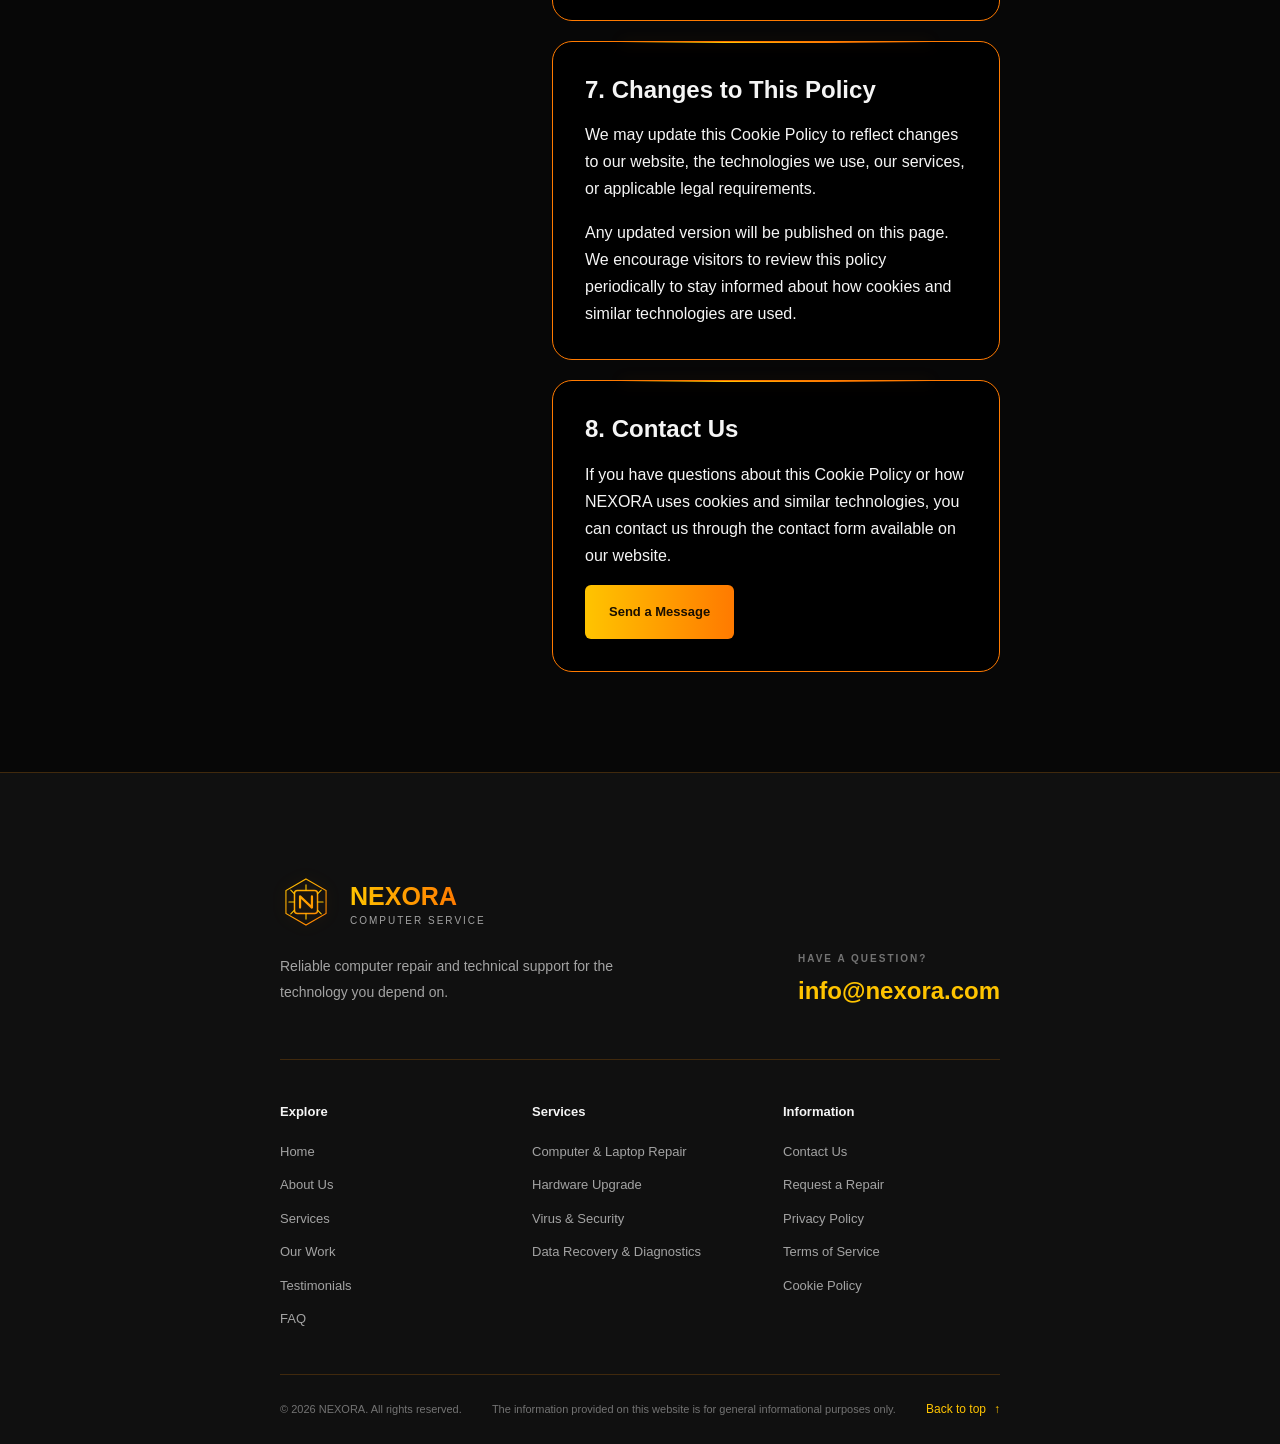
<file: pages/cookies.html>
<!doctype html>
<html lang="en">
  <head>
    <meta charset="UTF-8" />

    <meta name="viewport" content="width=device-width, initial-scale=1.0" />
    <link rel="icon" href="../image/favicon.ico" sizes="any" />
    <link
      rel="icon"
      sizes="32x32"
      type="image/png"
      href="../image/favicon.png"
    />
    <link
      rel="stylesheet"
      href="https://cdnjs.cloudflare.com/ajax/libs/modern-normalize/3.0.1/modern-normalize.min.css"
    />

    <link rel="stylesheet" href="../style/style.css" />
    <link rel="stylesheet" href="../style/privacy.css" />
    <script>
      document.documentElement.classList.add("js");
    </script>
    <title>Terms of Service | NEXORA</title>
  </head>
  <body data-page="cookies">
    <div class="preloader" id="preloader">
      <div class="preloader-content">
        <div class="preloader-logo"><span data-logo>NEXORA .</span></div>

        <div class="preloader-loader">
          <span></span>
        </div>

        <p class="preloader-text">Preparing your experience...</p>
      </div>
    </div>

    <header class="header" id="top">
      <div class="container">
        <a href="../index.html" class="header-brand" aria-label="Nexora home">
          <svg
            class="header-logo-icon"
            width="64"
            height="64"
            viewBox="0 0 140 140"
            fill="none"
            xmlns="http://www.w3.org/2000/svg"
            aria-hidden="true"
          >
            <path
              d="M70 8L124 39V101L70 132L16 101V39L70 8Z"
              stroke="url(#header-logo-gradient)"
              stroke-width="3"
            />
            <rect
              x="39"
              y="39"
              width="62"
              height="62"
              rx="8"
              stroke="url(#header-logo-gradient)"
              stroke-width="4"
            />
            <path
              d="M70 24V39M70 101V116M24 70H39M101 70H116
          M39 48L29 38M101 48L111 38
          M39 92L29 102M101 92L111 102"
              stroke="#FFC400"
              stroke-width="3"
              stroke-linecap="round"
            />
            <path
              d="M54 85V55L86 85V55"
              stroke="url(#header-logo-gradient)"
              stroke-width="6"
              stroke-linecap="round"
              stroke-linejoin="round"
            />
            <defs>
              <linearGradient
                id="header-logo-gradient"
                x1="16"
                y1="8"
                x2="124"
                y2="132"
                gradientUnits="userSpaceOnUse"
              >
                <stop stop-color="#FFC400" />
                <stop offset="1" stop-color="#FF7A00" />
              </linearGradient>
            </defs>
          </svg>

          <span class="header-brand-info">
            <span class="header-company-name" data-logo>NEXORA</span>
            <span class="header-subtitle">COMPUTER SERVICE</span>
          </span>
        </a>

        <nav class="header-nav" aria-label="Main navigation">
          <ul class="header-list">
            <li>
              <a href="../index.html" class="header-link" aria-current="page">
                Home
              </a>
            </li>
            <li>
              <a href="../index.html#services" class="header-link">Services</a>
            </li>
            <li>
              <a href="../index.html#about" class="header-link">About Us</a>
            </li>
            <li>
              <a href="./contact.html" class="header-link">Contact</a>
            </li>
          </ul>
        </nav>
      </div>
    </header>

    <main id="main">
      <section class="legal-hero">
        <div class="container policy-container">
          <div class="legal-hero-content">
            <p class="legal-hero-label" data-animation="label">
              Legal Information
            </p>

            <h1 class="legal-hero-title" data-animation="title">
              <span class="title-line">
                <span class="title-line-inner">Cookie Policy</span>
              </span>
            </h1>

            <p class="legal-hero-description" data-animation="description">
              <span class="letter-animation">
                Learn how NEXORA uses cookies and similar technologies to
                provide a reliable, secure, and user-friendly website
                experience.
              </span>
            </p>
          </div>

          <div class="legal-hero-icon">
            <svg width="108" height="108" aria-hidden="true">
              <use href="../image/sprite.svg#icon-cookie"></use>
            </svg>
          </div>
        </div>
      </section>

      <section class="legal-section" data-animation="section">
        <div class="container">
          <div class="legal-layout">
            <aside class="legal-sidebar" data-animation="title">
              <p class="legal-sidebar-title">On this page</p>

              <nav class="legal-sidebar-nav">
                <a href="#introduction">Introduction</a>
                <a href="#what-are-cookies">What Are Cookies?</a>
                <a href="#how-we-use">How We Use Cookies</a>
                <a href="#essential">Essential Cookies</a>
                <a href="#third-party">Third-Party Technologies</a>
                <a href="#manage">Managing Cookies</a>
                <a href="#changes">Changes to This Policy</a>
                <a href="#contact">Contact Us</a>
              </nav>
            </aside>

            <div class="legal-content">
              <article
                class="legal-card"
                id="introduction"
                data-animation="section"
              >
                <h2 data-animation="title">1. Introduction</h2>

                <p data-animation="description">
                  This Cookie Policy explains how NEXORA uses cookies and
                  similar technologies when you visit our website or interact
                  with its features. These technologies help support website
                  functionality, maintain security, remember preferences, and
                  improve the overall browsing experience.
                </p>

                <p data-animation="description">
                  This policy should be read together with our Privacy Policy.
                  It describes the types of cookies and similar technologies
                  that may be used, why they are used, and how you can manage
                  your preferences.
                </p>
              </article>

              <article
                class="legal-card"
                id="what-are-cookies"
                data-animation="section"
              >
                <h2 data-animation="title">2. What Are Cookies?</h2>

                <p data-animation="description">
                  Cookies are small text files that websites may store on your
                  device when you visit a page. They allow a website to
                  recognize your browser, remember certain preferences, and
                  maintain information between visits or during a browsing
                  session.
                </p>

                <p data-animation="description">
                  Some cookies are temporary and are removed when you close your
                  browser. Others remain on your device for a specified period
                  or until you delete them manually.
                </p>

                <p data-animation="description">
                  We may also use similar technologies, including local storage,
                  pixels, and scripts, where appropriate. These technologies can
                  perform functions comparable to cookies.
                </p>
              </article>

              <article
                class="legal-card"
                id="how-we-use"
                data-animation="section"
              >
                <h2 data-animation="title">3. How We Use Cookies</h2>

                <p data-animation="description">
                  NEXORA may use cookies and similar technologies to ensure that
                  website pages and interactive features function correctly.
                  This may include remembering cookie preferences, supporting
                  form submissions, and maintaining basic website security.
                </p>

                <p data-animation="description">
                  Where enabled and permitted by applicable law, these
                  technologies may also help us understand how visitors interact
                  with our website, identify performance issues, and improve the
                  presentation and usability of our computer repair service
                  information.
                </p>
              </article>

              <article
                class="legal-card"
                id="essential"
                data-animation="section"
              >
                <h2 data-animation="title">4. Essential Cookies</h2>

                <p data-animation="description">
                  Essential cookies and similar technologies are used when
                  necessary to provide basic website functionality. They may
                  support security features, remember your cookie consent
                  preferences, maintain sessions, and enable important website
                  functions.
                </p>

                <p data-animation="description">
                  These technologies are generally necessary for the website to
                  operate properly and cannot always be disabled through our
                  website's cookie settings. Blocking them through your browser
                  may affect certain website features.
                </p>
              </article>

              <article
                class="legal-card"
                id="third-party"
                data-animation="section"
              >
                <h2 data-animation="title">5. Third-Party Technologies</h2>

                <p data-animation="description">
                  Our website may use third-party services to support specific
                  functionality, such as website hosting, security,
                  communication, or performance monitoring. Depending on the
                  services actually enabled, these providers may use cookies or
                  similar technologies.
                </p>

                <p data-animation="description">
                  Third-party providers may process information in accordance
                  with their own privacy and cookie policies. Where required by
                  applicable law, non-essential third-party technologies will
                  only be activated after you provide the necessary consent.
                </p>

                <p data-animation="description">
                  We recommend reviewing the privacy information of third-party
                  providers whose services are used on this website.
                </p>
              </article>

              <article class="legal-card" id="manage" data-animation="section">
                <h2 data-animation="title">6. Managing Cookies</h2>

                <p data-animation="description">
                  You can manage or delete cookies through your browser
                  settings. Most modern browsers allow you to block cookies,
                  remove existing cookies, or receive notifications when cookies
                  are being stored.
                </p>

                <p data-animation="description">
                  Where our website provides a cookie consent interface, you can
                  use it to accept or reject non-essential cookies where
                  applicable. Your choices should be respected when the relevant
                  technologies are loaded.
                </p>

                <p data-animation="description">
                  Please remember that disabling certain cookies may affect
                  website functionality. The available controls depend on the
                  browser and device you use.
                </p>
              </article>

              <article class="legal-card" id="changes" data-animation="section">
                <h2 data-animation="title">7. Changes to This Policy</h2>

                <p data-animation="description">
                  We may update this Cookie Policy to reflect changes to our
                  website, the technologies we use, our services, or applicable
                  legal requirements.
                </p>

                <p data-animation="description">
                  Any updated version will be published on this page. We
                  encourage visitors to review this policy periodically to stay
                  informed about how cookies and similar technologies are used.
                </p>
              </article>

              <article class="legal-card" id="contact" data-animation="section">
                <h2 data-animation="title">8. Contact Us</h2>

                <p data-animation="description">
                  If you have questions about this Cookie Policy or how NEXORA
                  uses cookies and similar technologies, you can contact us
                  through the contact form available on our website.
                </p>

                <a href="./contact.html" class="hero-button">
                  Send a Message
                </a>
              </article>
            </div>
          </div>
        </div>
      </section>
    </main>

    <footer class="footer">
      <div class="container">
        <div class="footer-main">
          <div class="footer-brand" data-animation="card">
            <div class="footer-brand-top">
              <a
                href="../index.html"
                class="footer-logo"
                aria-label="Nexora home"
              >
                <svg
                  class="header-logo-icon"
                  width="140"
                  height="140"
                  viewBox="0 0 140 140"
                  fill="none"
                  xmlns="http://www.w3.org/2000/svg"
                  aria-hidden="true"
                >
                  <path
                    d="M70 8L124 39V101L70 132L16 101V39L70 8Z"
                    stroke="url(#footer-logo-gradient)"
                    stroke-width="3"
                  />

                  <rect
                    x="39"
                    y="39"
                    width="62"
                    height="62"
                    rx="8"
                    stroke="url(#footer-logo-gradient)"
                    stroke-width="4"
                  />

                  <path
                    d="M70 24V39M70 101V116M24 70H39M101 70H116
                   M39 48L29 38M101 48L111 38
                   M39 92L29 102M101 92L111 102"
                    stroke="#FFC400"
                    stroke-width="3"
                    stroke-linecap="round"
                  />

                  <path
                    d="M54 85V55L86 85V55"
                    stroke="url(#footer-logo-gradient)"
                    stroke-width="6"
                    stroke-linecap="round"
                    stroke-linejoin="round"
                  />

                  <defs>
                    <linearGradient
                      id="footer-logo-gradient"
                      x1="16"
                      y1="8"
                      x2="124"
                      y2="132"
                      gradientUnits="userSpaceOnUse"
                    >
                      <stop stop-color="#FFC400" />
                      <stop offset="1" stop-color="#FF7A00" />
                    </linearGradient>
                  </defs>
                </svg>
              </a>

              <div class="footer-brand-info">
                <a href="../index.html" class="footer-company-name">
                  <span data-logo>NEXORA</span>
                </a>
                <p class="footer-subtitle">COMPUTER SERVICE</p>
              </div>
            </div>

            <p class="footer-brand-description">
              Reliable computer repair and technical support for the technology
              you depend on.
            </p>
          </div>

          <div class="footer-contact" data-animation="card">
            <span class="footer-eyebrow">HAVE A QUESTION?</span>
            <a href="mailto:info@nexora.com" class="footer-email" data-email>
              info@nexora.com
              <span aria-hidden="true">↗</span>
            </a>
          </div>
        </div>

        <div class="footer-navigation">
          <div class="footer-column" data-animation="card">
            <h3 class="footer-heading">Explore</h3>
            <ul class="footer-list">
              <li><a href="../index.html">Home</a></li>
              <li><a href="../index.html#about">About Us</a></li>
              <li><a href="../index.html#services">Services</a></li>
              <li><a href="../index.html#our-work">Our Work</a></li>
              <li><a href="../index.html#testimonials">Testimonials</a></li>
              <li><a href="../index.html#faq">FAQ</a></li>
            </ul>
          </div>

          <div class="footer-column" data-animation="card">
            <h3 class="footer-heading">Services</h3>
            <ul class="footer-list">
              <li>
                <a href="./computer-repair.html">Computer & Laptop Repair</a>
              </li>
              <li>
                <a href="./hardware-upgrade.html">Hardware Upgrade</a>
              </li>
              <li><a href="./security.html">Virus & Security</a></li>
              <li>
                <a href="./data.html">Data Recovery & Diagnostics</a>
              </li>
            </ul>
          </div>

          <div class="footer-column" data-animation="card">
            <h3 class="footer-heading">Information</h3>
            <ul class="footer-list">
              <li><a href="./contact.html">Contact Us</a></li>
              <li>
                <a href="./contact.html#contact">Request a Repair</a>
              </li>
              <li><a href="./privacy-policy.html">Privacy Policy</a></li>
              <li><a href="./terms.html">Terms of Service</a></li>
              <li><a href="./cookies.html">Cookie Policy</a></li>
            </ul>
          </div>
        </div>

        <div class="footer-bottom">
          <p class="footer-copyright">
            © 2026 <span data-logo>NEXORA</span>. All rights reserved.
          </p>

          <p class="footer-disclaimer" data-disclaimer>
            All services are subject to inspection and availability. Data
            recovery results are not guaranteed.
          </p>

          <a href="#top" class="footer-back-to-top">
            Back to top <span aria-hidden="true">↑</span>
          </a>
        </div>
      </div>
    </footer>

    <script src="../js/loader.js"></script>
    <script src="../js/animation.js"></script>
    <script type="module" src="../js/config.js"></script>
  </body>
</html>
</file>
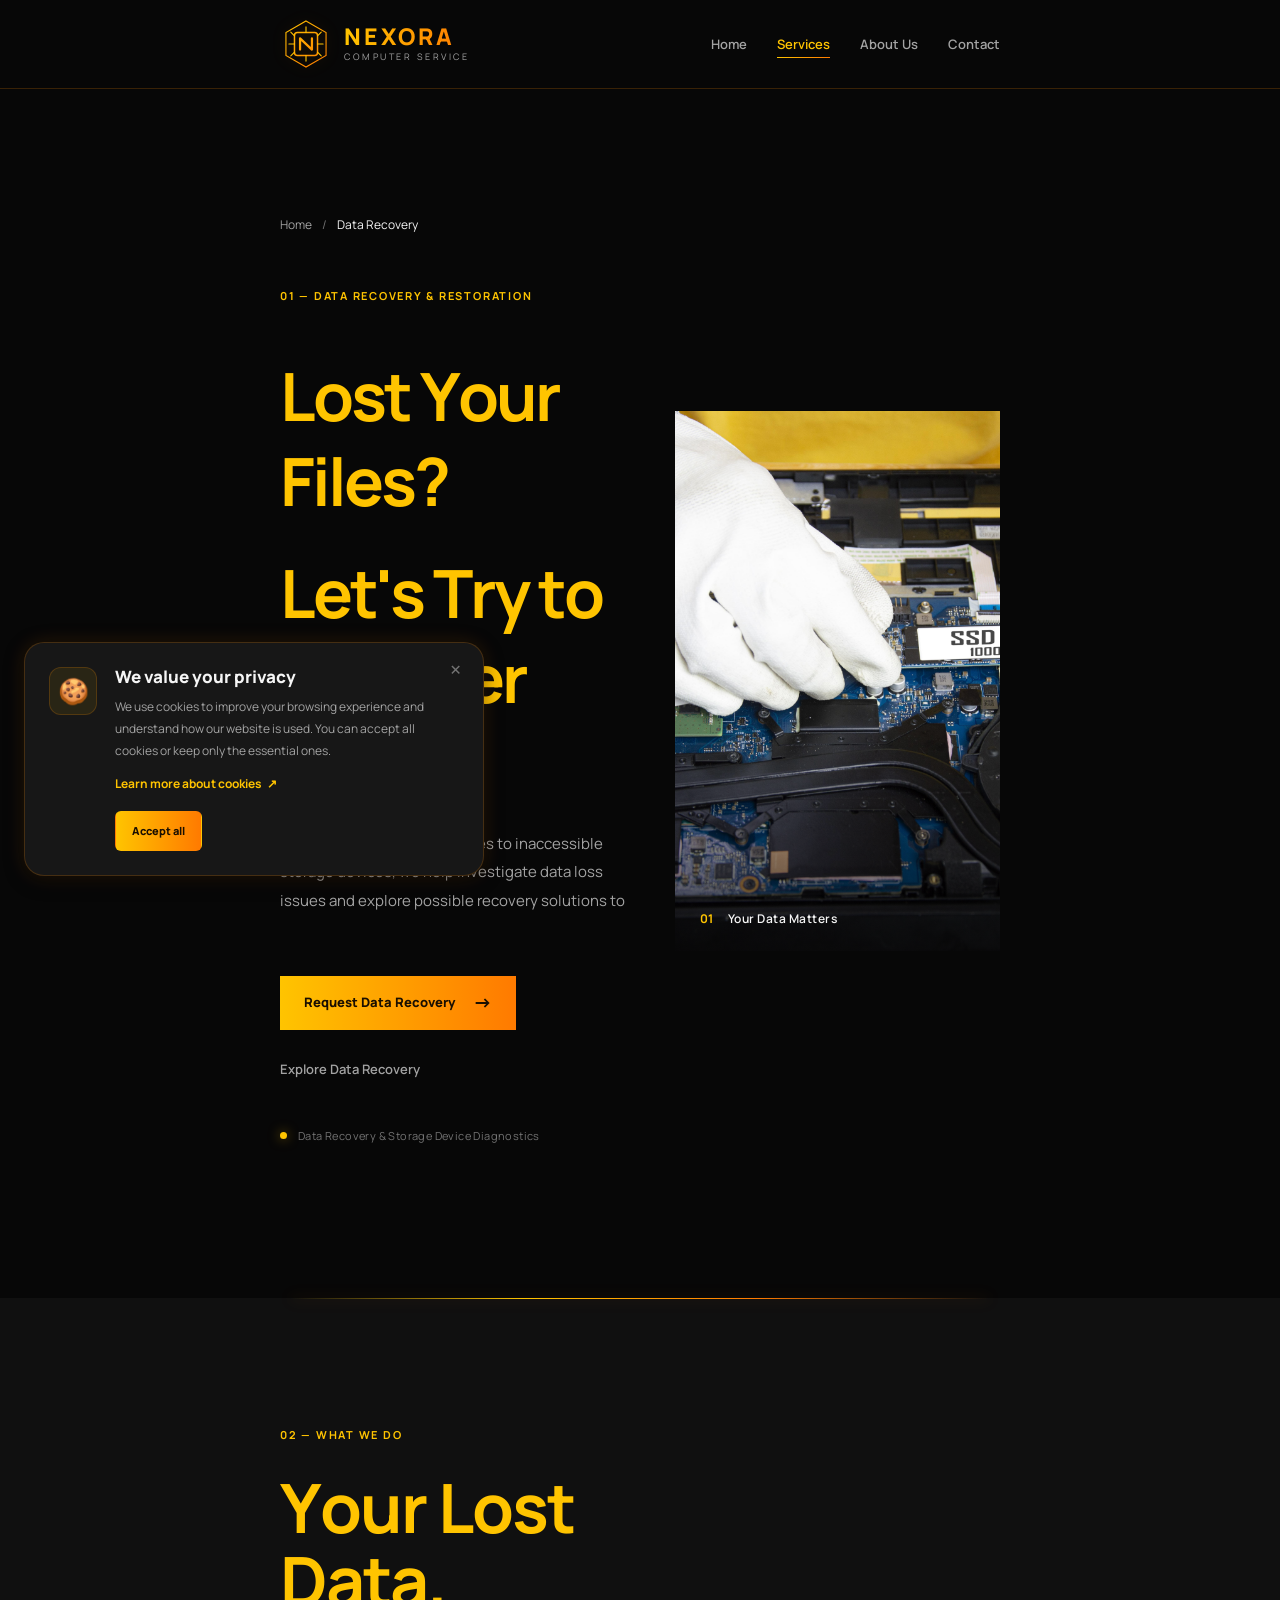
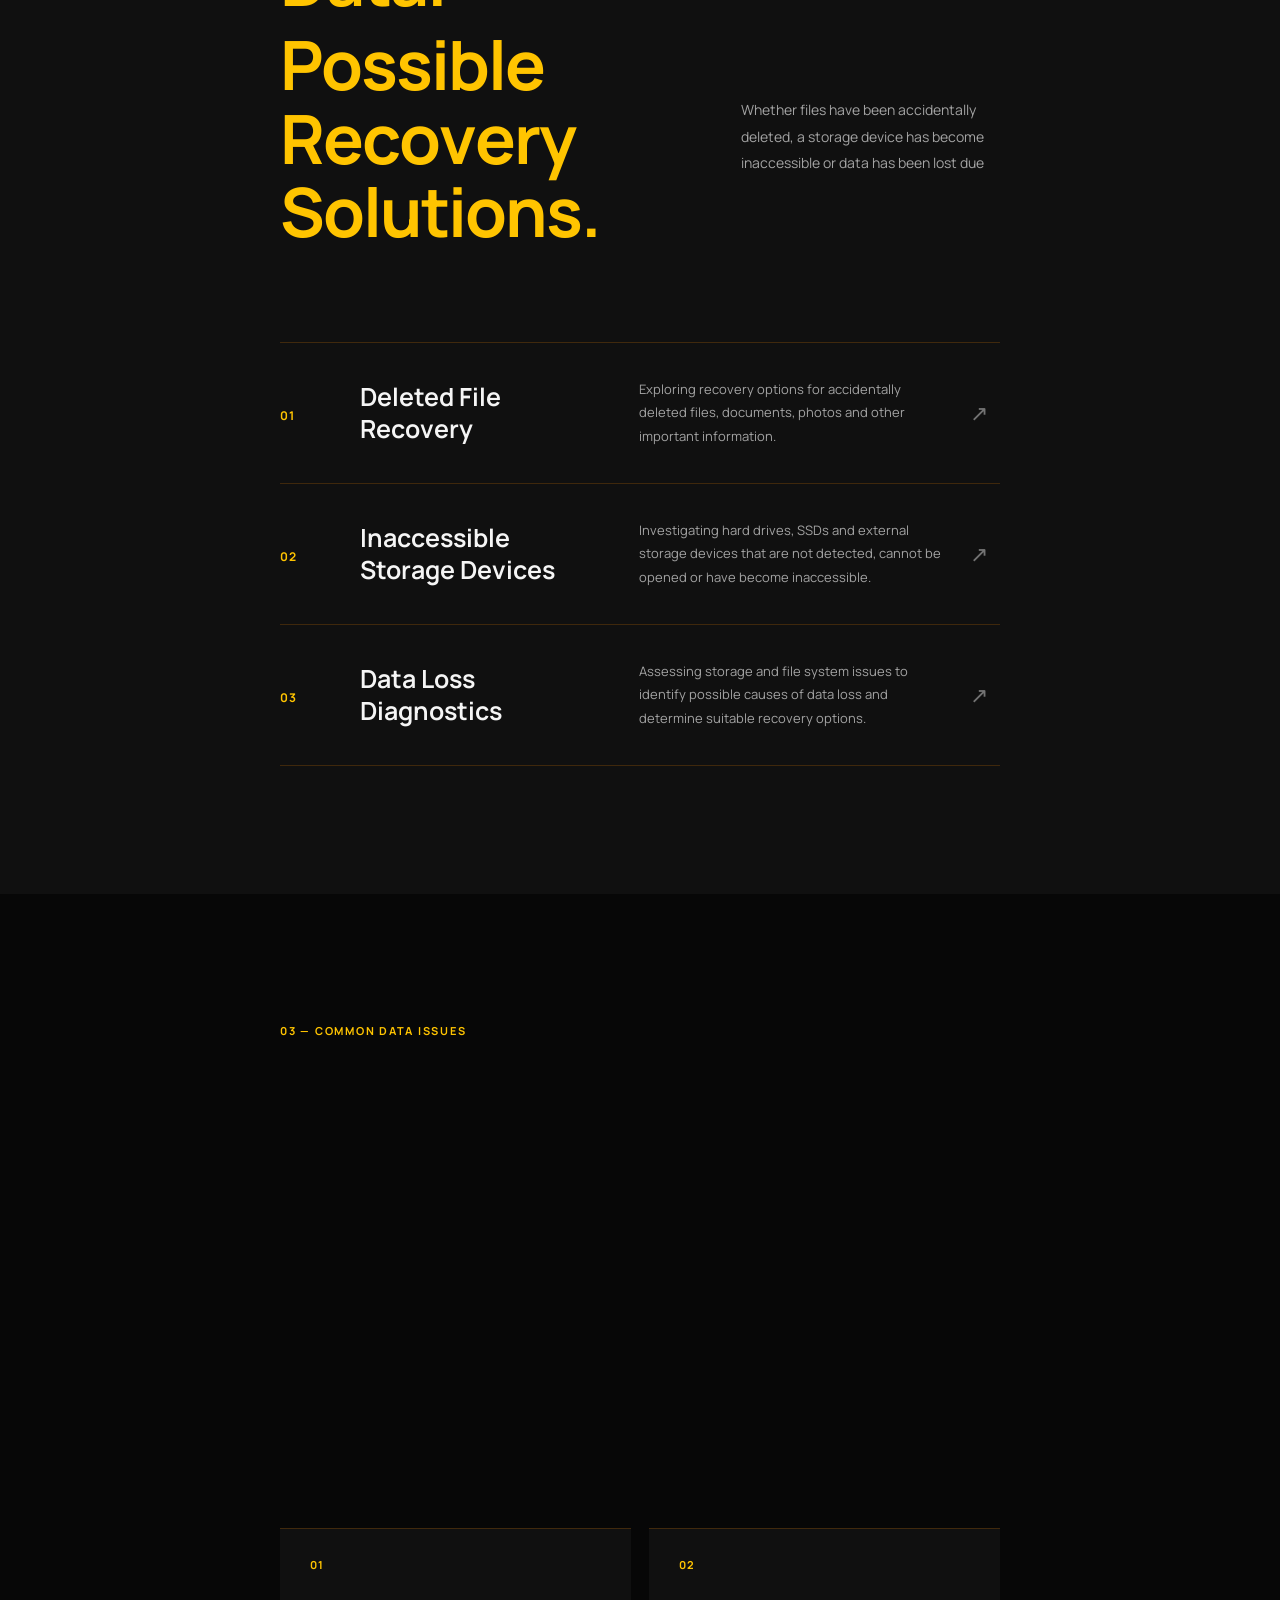
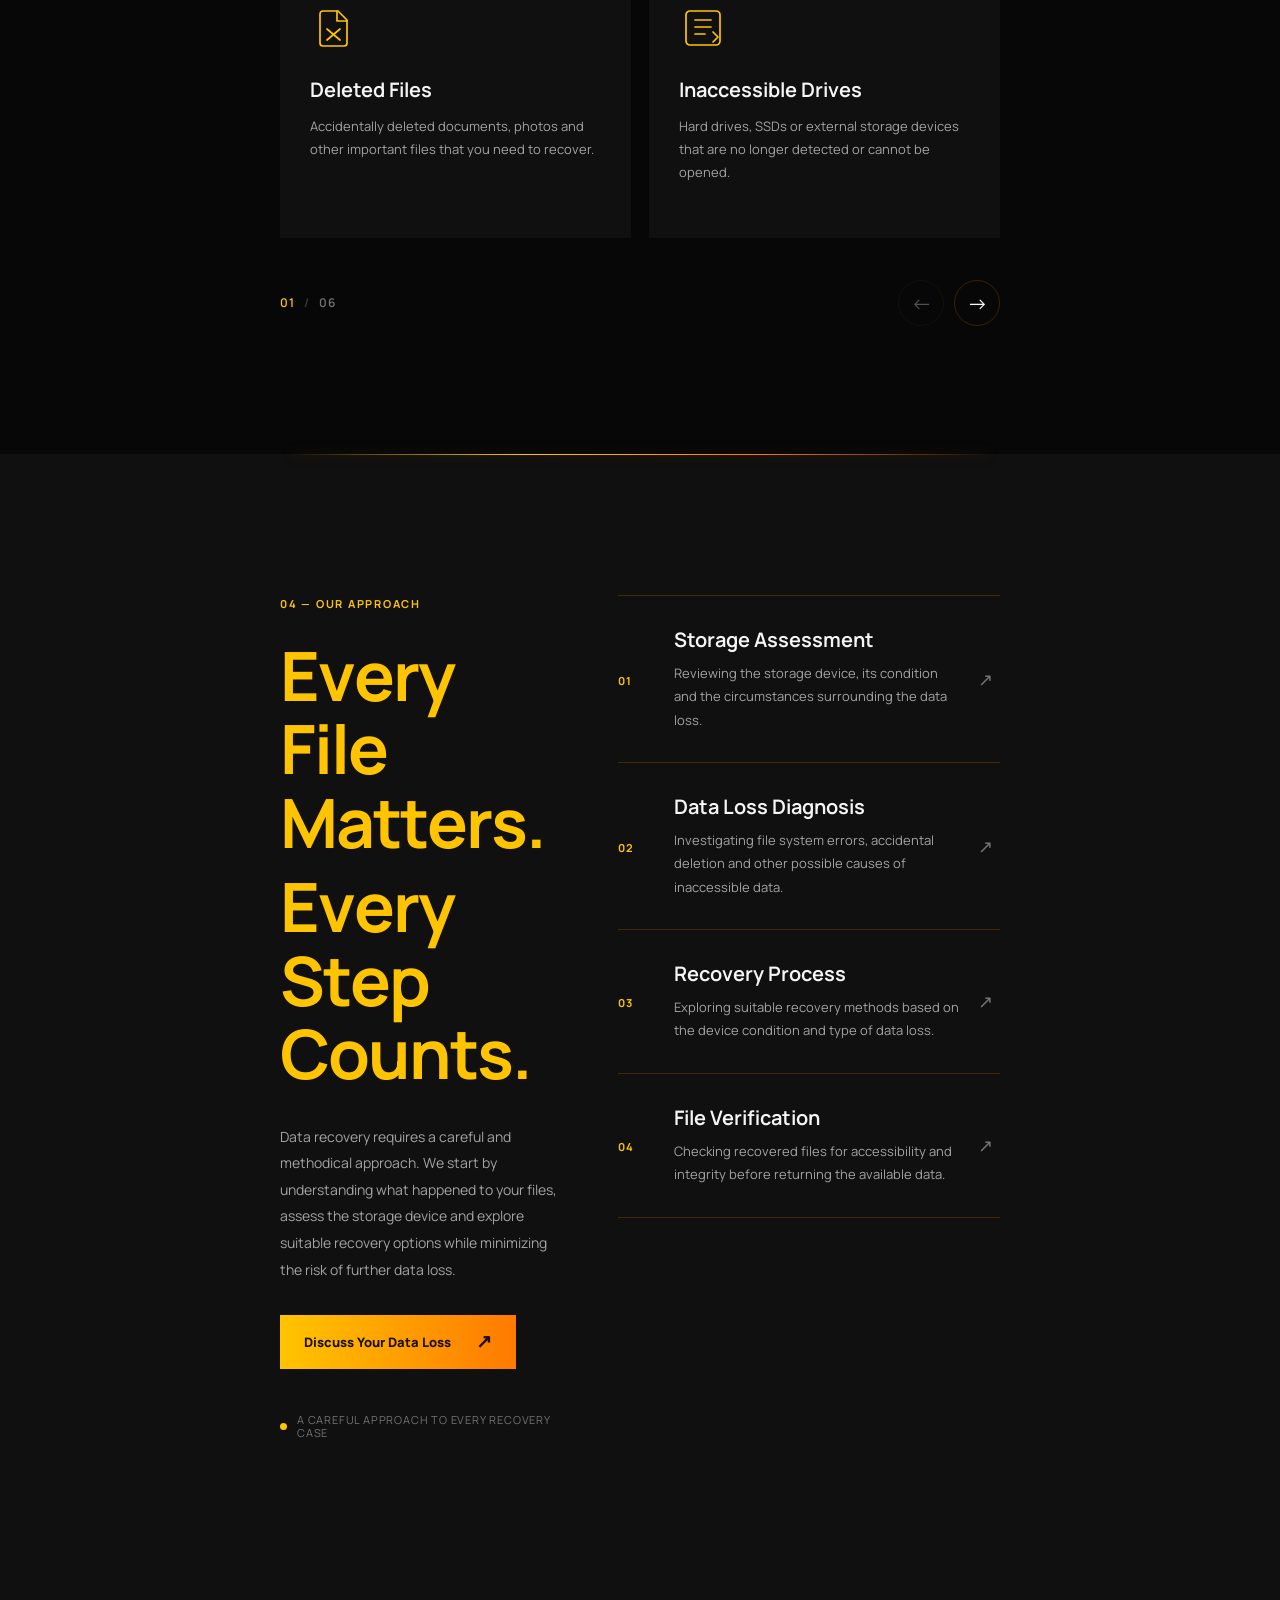
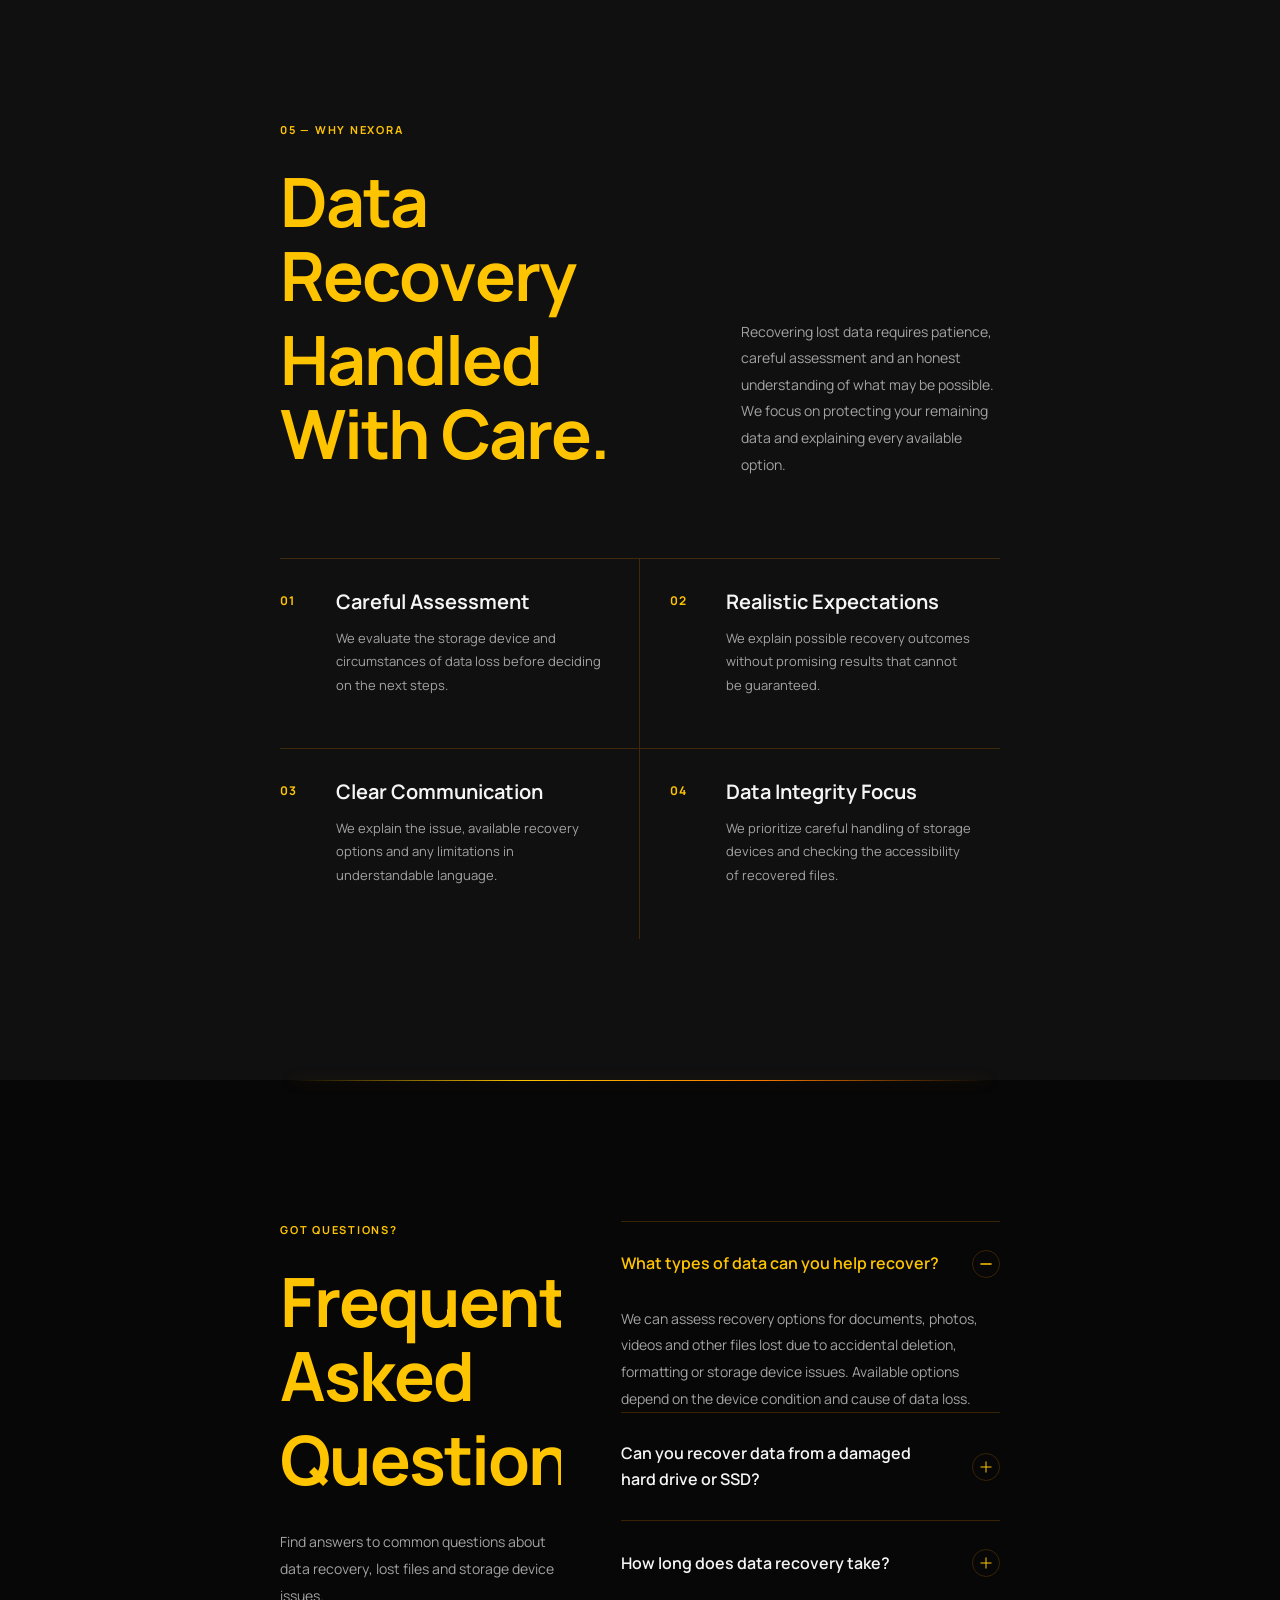
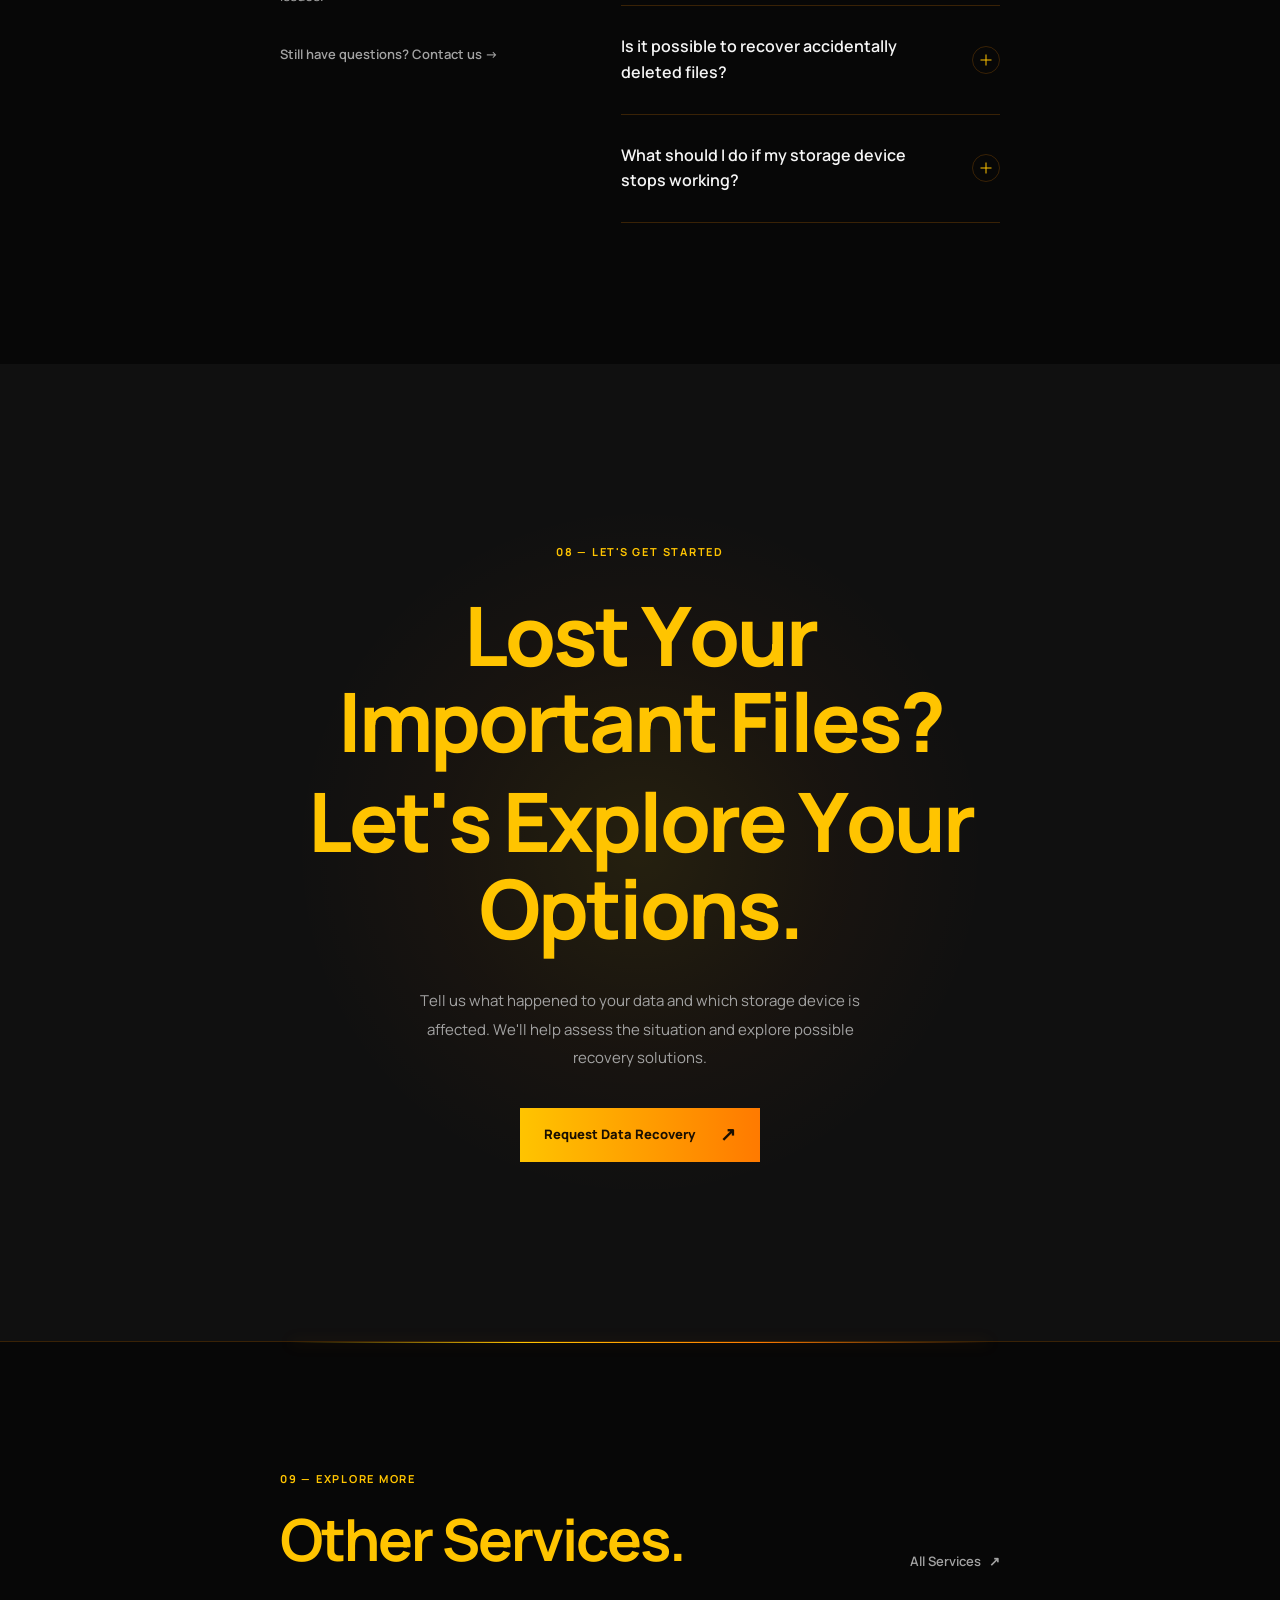
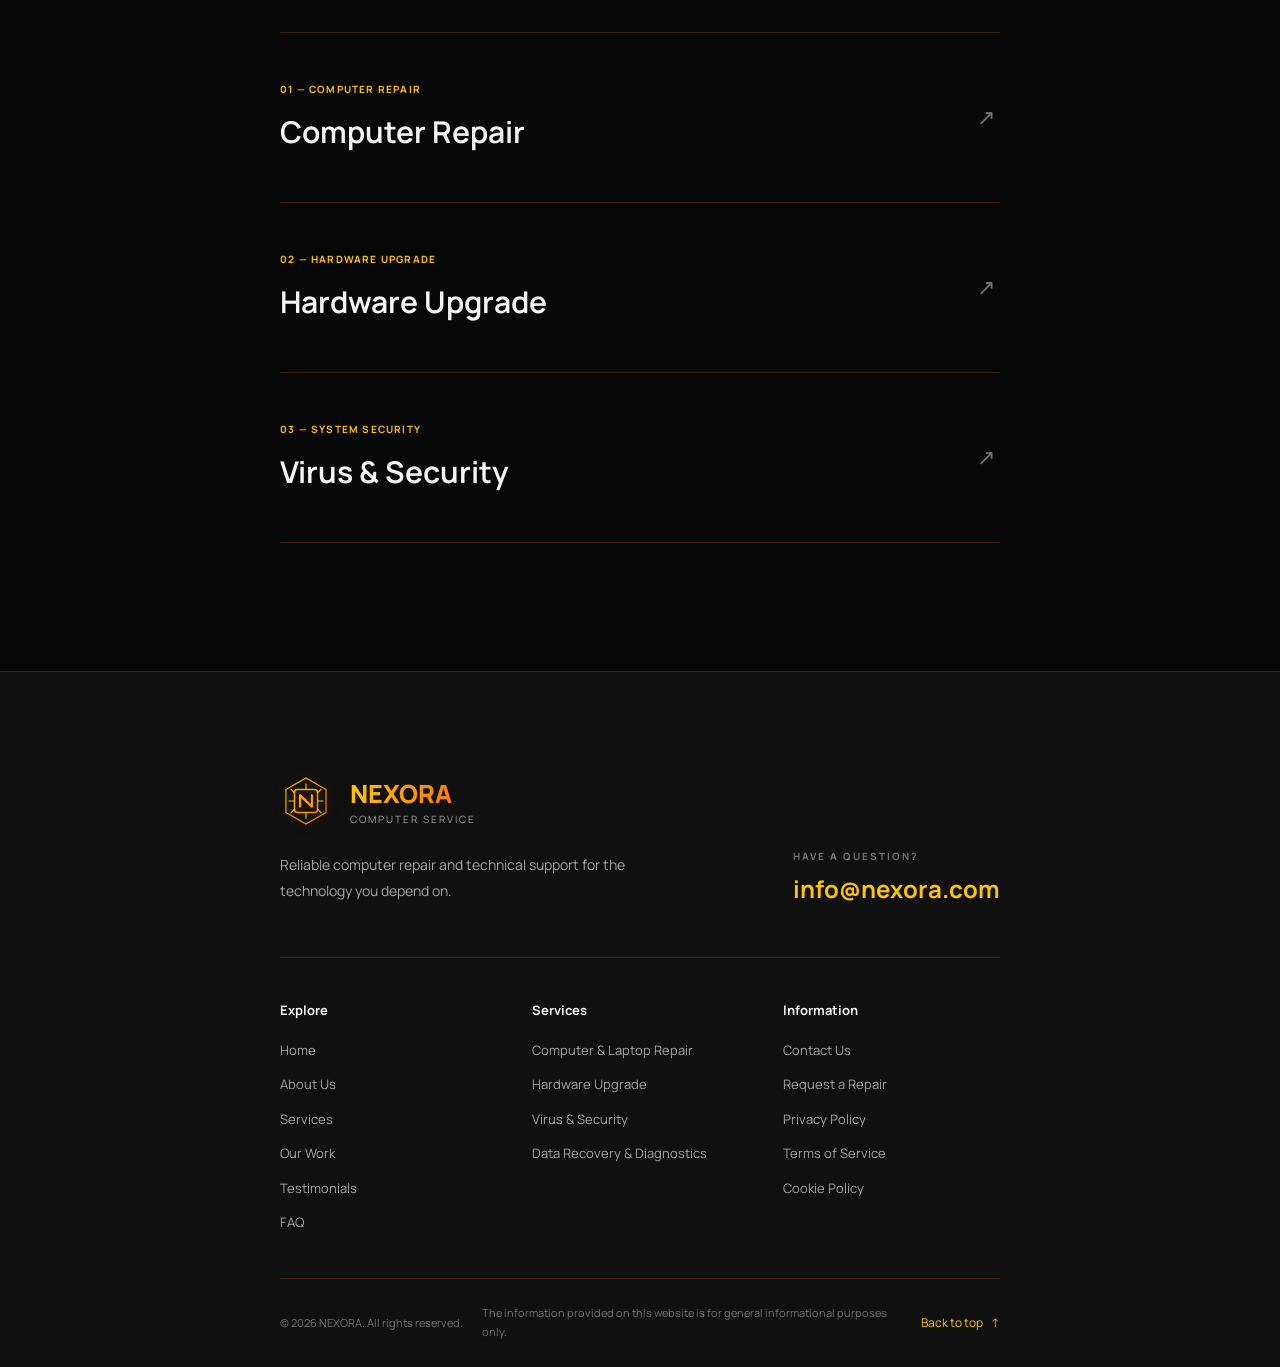
<file: pages/data.html>
<!doctype html>
<html lang="en">
  <head>
    <meta charset="UTF-8" />
    <meta name="viewport" content="width=device-width, initial-scale=1.0" />
    <link rel="icon" href="../image/favicon.ico" sizes="any" />
    <link
      rel="icon"
      sizes="32x32"
      type="image/png"
      href="../image/favicon.png"
    />
    <link
      rel="stylesheet"
      href="https://cdnjs.cloudflare.com/ajax/libs/modern-normalize/3.0.1/modern-normalize.min.css"
    />
    <link rel="stylesheet" href="../style/style.css" />
    <link rel="preconnect" href="https://fonts.googleapis.com" />
    <link rel="preconnect" href="https://fonts.gstatic.com" crossorigin />

    <link
      href="https://fonts.googleapis.com/css2?family=Manrope:wght@400;500;600;700;800&display=swap"
      rel="stylesheet"
    />
    <link rel="stylesheet" href="../style/sevice.css" />

    <script>
      document.documentElement.classList.add("js");
    </script>

    <title>Data | Recovery</title>
  </head>
  <body data-page="data">
    <div class="preloader" id="preloader">
      <div class="preloader-content">
        <div class="preloader-logo"><span data-logo>NEXORA .</span></div>

        <div class="preloader-loader">
          <span></span>
        </div>

        <p class="preloader-text">Preparing your experience...</p>
      </div>
    </div>

    <div
      class="cookie-consent"
      id="cookieConsent"
      role="dialog"
      aria-labelledby="cookie-title"
      aria-describedby="cookie-description"
      aria-modal="false"
      hidden
    >
      <div class="cookie-icon" aria-hidden="true">🍪</div>

      <div class="cookie-content">
        <h2 class="cookie-title" id="cookie-title">We value your privacy</h2>

        <p class="cookie-description" id="cookie-description">
          We use cookies to improve your browsing experience and understand how
          our website is used. You can accept all cookies or keep only the
          essential ones.
        </p>

        <a href="./cookies.html" class="cookie-link">
          Learn more about cookies
          <span aria-hidden="true">↗</span>
        </a>

        <div class="cookie-actions">
          <button
            class="cookie-button cookie-button-primary"
            type="button"
            id="acceptCookies"
          >
            Accept all
          </button>
        </div>
      </div>

      <button
        class="cookie-close"
        type="button"
        id="closeCookies"
        aria-label="Close cookie notice"
      >
        &times;
      </button>
    </div>
    <header class="header" id="top">
      <div class="container">
        <a href="../index.html" class="header-brand" aria-label="Nexora home">
          <svg
            class="header-logo-icon"
            width="64"
            height="64"
            viewBox="0 0 140 140"
            fill="none"
            xmlns="http://www.w3.org/2000/svg"
            aria-hidden="true"
          >
            <path
              d="M70 8L124 39V101L70 132L16 101V39L70 8Z"
              stroke="url(#header-logo-gradient)"
              stroke-width="3"
            />
            <rect
              x="39"
              y="39"
              width="62"
              height="62"
              rx="8"
              stroke="url(#header-logo-gradient)"
              stroke-width="4"
            />
            <path
              d="M70 24V39M70 101V116M24 70H39M101 70H116
          M39 48L29 38M101 48L111 38
          M39 92L29 102M101 92L111 102"
              stroke="#FFC400"
              stroke-width="3"
              stroke-linecap="round"
            />
            <path
              d="M54 85V55L86 85V55"
              stroke="url(#header-logo-gradient)"
              stroke-width="6"
              stroke-linecap="round"
              stroke-linejoin="round"
            />
            <defs>
              <linearGradient
                id="header-logo-gradient"
                x1="16"
                y1="8"
                x2="124"
                y2="132"
                gradientUnits="userSpaceOnUse"
              >
                <stop stop-color="#FFC400" />
                <stop offset="1" stop-color="#FF7A00" />
              </linearGradient>
            </defs>
          </svg>

          <span class="header-brand-info">
            <span class="header-company-name" data-logo>NEXORA</span>
            <span class="header-subtitle">COMPUTER SERVICE</span>
          </span>
        </a>

        <nav class="header-nav" aria-label="Main navigation">
          <ul class="header-list">
            <li>
              <a href="../index.html" class="header-link" aria-current="page">
                Home
              </a>
            </li>
            <li>
              <a href="../index.html#services" class="header-link active"
                >Services</a
              >
            </li>
            <li>
              <a href="../index.html#about" class="header-link">About Us</a>
            </li>
            <li>
              <a href="./contact.html" class="header-link">Contact</a>
            </li>
          </ul>
        </nav>
      </div>
    </header>

    <main class="service-page" id="main">
      <section>
        <div class="container">
          <div class="service-hero">
            <div class="service-hero-content">
              <nav class="service-breadcrumb" aria-label="Breadcrumb">
                <a href="../index.html">Home</a>
                <span>/</span>
                <span aria-current="page">Data Recovery</span>
              </nav>

              <p class="service-label" data-animation="label">
                01 — DATA RECOVERY & RESTORATION
              </p>

              <h1 class="service-hero-title" data-animation="title">
                <span class="title-line">
                  <span class="title-line-inner">Lost Your Files?</span>
                </span>
                <span class="title-line">
                  <span class="title-line-inner"
                    >Let's Try to Recover Them.</span
                  >
                </span>
              </h1>

              <p class="service-hero-description" data-animation="description">
                <span class="letter-animation">
                  From accidentally deleted files to inaccessible storage
                  devices, we help investigate data loss issues and explore
                  possible recovery solutions to help you get your important
                  information back.
                </span>
              </p>

              <div class="service-hero-actions" data-animation="hero-actions">
                <a href="#contact" class="service-button">
                  Request Data Recovery
                  <span aria-hidden="true">→</span>
                </a>

                <a href="#common-problems" class="service-text-link">
                  Explore Data Recovery
                </a>
              </div>

              <div class="service-hero-note" data-animation="hero-actions">
                <span class="service-status-dot"></span>
                Data Recovery & Storage Device Diagnostics
              </div>
            </div>

            <div class="service-hero-visual">
              <img
                src="../image/data.jpg"
                alt="Data recovery and storage device diagnostics"
                class="service-hero-image"
              />

              <div class="service-image-caption">
                <span>01</span>
                <p>Your Data Matters</p>
              </div>
            </div>
          </div>
        </div>
      </section>

      <section class="service-overview" id="common-problems"  data-animation="section">
        <div class="container">
          <div class="service-overview-header">
            <div class="service-section-heading">
              <p class="service-label" data-animation="label">
                02 — WHAT WE DO
              </p>

              <h2 class="service-section-title" data-animation="title">
                <span class="title-line">
                  <span class="title-line-inner">Your Lost Data.</span>
                </span>
                <span class="title-line">
                  <span class="title-line-inner"
                    >Possible Recovery Solutions.</span
                  >
                </span>
              </h2>
            </div>

            <p class="service-section-description" data-animation="description">
              <span class="letter-animation">
                Whether files have been accidentally deleted, a storage device
                has become inaccessible or data has been lost due to a system
                issue, we help investigate the problem and explore possible
                recovery options.
              </span>
            </p>
          </div>

          <div class="overview-list">
            <article class="overview-item" data-animation="card">
              <span class="overview-number">01</span>

              <div class="overview-content">
                <h3>Deleted File Recovery</h3>
                <p>
                  Exploring recovery options for accidentally deleted files,
                  documents, photos and other important information.
                </p>
              </div>

              <span class="overview-arrow" aria-hidden="true">↗</span>
            </article>

            <article class="overview-item" data-animation="card">
              <span class="overview-number">02</span>

              <div class="overview-content">
                <h3>Inaccessible Storage Devices</h3>
                <p>
                  Investigating hard drives, SSDs and external storage devices
                  that are not detected, cannot be opened or have become
                  inaccessible.
                </p>
              </div>

              <span class="overview-arrow" aria-hidden="true">↗</span>
            </article>

            <article class="overview-item" data-animation="card">
              <span class="overview-number">03</span>

              <div class="overview-content">
                <h3>Data Loss Diagnostics</h3>
                <p>
                  Assessing storage and file system issues to identify possible
                  causes of data loss and determine suitable recovery options.
                </p>
              </div>

              <span class="overview-arrow" aria-hidden="true">↗</span>
            </article>
          </div>
        </div>
      </section>

      <section
        class="common-problems"
        id="data-issues"
        aria-labelledby="common-problems-title"
      >
        <div class="container">
          <div class="common-problems-header">
            <div class="common-problems-heading">
              <p class="service-label" data-animation="label">
                03 — COMMON DATA ISSUES
              </p>

              <h2
                class="service-section-title"
                id="common-problems-title"
                data-animation="title"
              >
                <span class="title-line">
                  <span class="title-line-inner">Lost Access to</span>
                </span>
                <span class="title-line">
                  <span class="title-line-inner">Your Important Files?</span>
                </span>
              </h2>
            </div>

            <p class="common-problems-description" data-animation="description">
              <span class="letter-animation">
                Data loss can happen unexpectedly, whether files are deleted,
                storage devices become inaccessible or file systems get damaged.
                We help identify the issue and explore possible recovery
                options.
              </span>
            </p>
          </div>

          <div
            class="problems-slider"
            data-slider
            role="region"
            aria-roledescription="carousel"
            aria-label="Common data loss issues"
          >
            <div class="problems-track" data-slider-track>
              <article
                class="problem-card"
                role="group"
                aria-roledescription="slide"
                aria-label="1 of 6"
              >
                <span class="problem-number">01</span>

                <div class="problem-icon" aria-hidden="true">
                  <svg viewBox="0 0 48 48" fill="none">
                    <path
                      d="M13 7H28L37 16V39C37 40.7 35.7 42 34 42H13C11.3 42 10 40.7 10 39V10C10 8.3 11.3 7 13 7Z"
                      stroke="currentColor"
                      stroke-width="1.7"
                      stroke-linejoin="round"
                    />
                    <path
                      d="M27 7V17H37M17 25L30 36M30 25L17 36"
                      stroke="currentColor"
                      stroke-width="1.7"
                      stroke-linecap="round"
                      stroke-linejoin="round"
                    />
                  </svg>
                </div>

                <h3>Deleted Files</h3>
                <p>
                  Accidentally deleted documents, photos and other important
                  files that you need to recover.
                </p>
              </article>

              <article
                class="problem-card"
                role="group"
                aria-roledescription="slide"
                aria-label="2 of 6"
              >
                <span class="problem-number">02</span>

                <div class="problem-icon" aria-hidden="true">
                  <svg viewBox="0 0 48 48" fill="none">
                    <rect
                      x="7"
                      y="7"
                      width="34"
                      height="34"
                      rx="4"
                      stroke="currentColor"
                      stroke-width="1.7"
                    />
                    <path
                      d="M16 16H32M16 23H32M16 30H26"
                      stroke="currentColor"
                      stroke-width="1.7"
                      stroke-linecap="round"
                    />
                    <path
                      d="M34 28L39 33L34 38"
                      stroke="currentColor"
                      stroke-width="1.7"
                      stroke-linecap="round"
                      stroke-linejoin="round"
                    />
                  </svg>
                </div>

                <h3>Inaccessible Drives</h3>
                <p>
                  Hard drives, SSDs or external storage devices that are no
                  longer detected or cannot be opened.
                </p>
              </article>

              <article
                class="problem-card"
                role="group"
                aria-roledescription="slide"
                aria-label="3 of 6"
              >
                <span class="problem-number">03</span>

                <div class="problem-icon" aria-hidden="true">
                  <svg viewBox="0 0 48 48" fill="none">
                    <rect
                      x="6"
                      y="9"
                      width="36"
                      height="30"
                      rx="3"
                      stroke="currentColor"
                      stroke-width="1.7"
                    />
                    <path
                      d="M6 17H42M14 13H14.5M19 13H19.5"
                      stroke="currentColor"
                      stroke-width="1.7"
                      stroke-linecap="round"
                    />
                    <path
                      d="M18 24L23 29L30 22"
                      stroke="currentColor"
                      stroke-width="1.7"
                      stroke-linecap="round"
                      stroke-linejoin="round"
                    />
                    <path
                      d="M15 34H33"
                      stroke="currentColor"
                      stroke-width="1.7"
                      stroke-linecap="round"
                    />
                  </svg>
                </div>

                <h3>Corrupted Files</h3>
                <p>
                  Documents, photos or other files that appear damaged,
                  unreadable or fail to open correctly.
                </p>
              </article>

              <article
                class="problem-card"
                role="group"
                aria-roledescription="slide"
                aria-label="4 of 6"
              >
                <span class="problem-number">04</span>

                <div class="problem-icon" aria-hidden="true">
                  <svg viewBox="0 0 48 48" fill="none">
                    <rect
                      x="7"
                      y="8"
                      width="34"
                      height="32"
                      rx="4"
                      stroke="currentColor"
                      stroke-width="1.7"
                    />
                    <path
                      d="M7 17H41M16 12.5H16.5M22 12.5H22.5"
                      stroke="currentColor"
                      stroke-width="1.7"
                      stroke-linecap="round"
                    />
                    <path
                      d="M18 25H30M24 19V31M18 36H30"
                      stroke="currentColor"
                      stroke-width="1.7"
                      stroke-linecap="round"
                    />
                  </svg>
                </div>

                <h3>Formatted Storage</h3>
                <p>
                  Data loss after accidentally formatting a drive, memory card
                  or external storage device.
                </p>
              </article>

              <article
                class="problem-card"
                role="group"
                aria-roledescription="slide"
                aria-label="5 of 6"
              >
                <span class="problem-number">05</span>

                <div class="problem-icon" aria-hidden="true">
                  <svg viewBox="0 0 48 48" fill="none">
                    <rect
                      x="6"
                      y="10"
                      width="36"
                      height="28"
                      rx="4"
                      stroke="currentColor"
                      stroke-width="1.7"
                    />
                    <path
                      d="M12 17H36M12 31H36"
                      stroke="currentColor"
                      stroke-width="1.7"
                      stroke-linecap="round"
                    />
                    <circle
                      cx="24"
                      cy="24"
                      r="5"
                      stroke="currentColor"
                      stroke-width="1.7"
                    />
                    <path
                      d="M24 21V24L27 26"
                      stroke="currentColor"
                      stroke-width="1.7"
                      stroke-linecap="round"
                    />
                  </svg>
                </div>

                <h3>Drive Errors</h3>
                <p>
                  Read errors, unusual drive behavior and warnings that may
                  indicate storage or file system problems.
                </p>
              </article>

              <article
                class="problem-card"
                role="group"
                aria-roledescription="slide"
                aria-label="6 of 6"
              >
                <span class="problem-number">06</span>

                <div class="problem-icon" aria-hidden="true">
                  <svg viewBox="0 0 48 48" fill="none">
                    <path
                      d="M24 5L8 12V22C8 32 15 39 24 43C33 39 40 32 40 22V12L24 5Z"
                      stroke="currentColor"
                      stroke-width="1.7"
                      stroke-linejoin="round"
                    />
                    <path
                      d="M24 16V27M24 32V32.5"
                      stroke="currentColor"
                      stroke-width="1.7"
                      stroke-linecap="round"
                    />
                  </svg>
                </div>

                <h3>Lost Partitions</h3>
                <p>
                  Missing or inaccessible disk partitions that may contain
                  important files and folders.
                </p>
              </article>
            </div>

            <div class="problems-footer">
              <p class="problems-counter" aria-live="polite">
                <span data-slider-current>01</span>
                <span class="problems-counter-divider">/</span>
                <span>06</span>
              </p>

              <div class="problems-controls">
                <button
                  class="problems-control"
                  type="button"
                  data-slider-prev
                  aria-label="Previous issue"
                  disabled
                >
                  <span aria-hidden="true">←</span>
                </button>

                <button
                  class="problems-control"
                  type="button"
                  data-slider-next
                  aria-label="Next issue"
                >
                  <span aria-hidden="true">→</span>
                </button>
              </div>
            </div>
          </div>
        </div>
      </section>

      <section class="service-included"  data-animation="section">
        <div class="container">
          <div class="included-grid">
            <div class="included-content">
              <p class="service-label" data-animation="label">
                04 — OUR APPROACH
              </p>

              <h2 class="service-section-title" data-animation="title">
                <span class="title-line">
                  <span class="title-line-inner">Every File Matters.</span>
                </span>
                <span class="title-line">
                  <span class="title-line-inner">Every Step Counts.</span>
                </span>
              </h2>

              <p
                class="service-section-description"
                data-animation="description"
              >
                <span class="letter-animation">
                  Data recovery requires a careful and methodical approach. We
                  start by understanding what happened to your files, assess the
                  storage device and explore suitable recovery options while
                  minimizing the risk of further data loss.
                </span>
              </p>

              <div data-animation="hero-actions">
                <a href="./contact.html" class="service-button">
                  Discuss Your Data Loss
                  <span aria-hidden="true">↗</span>
                </a>

                <p class="included-note">
                  <span aria-hidden="true"></span>
                  A careful approach to every recovery case
                </p>
              </div>
            </div>

            <div class="included-list">
              <article class="included-item" data-animation="card">
                <span class="included-index">01</span>

                <div class="included-item-content">
                  <h3>Storage Assessment</h3>
                  <p>
                    Reviewing the storage device, its condition and the
                    circumstances surrounding the data loss.
                  </p>
                </div>

                <span class="included-arrow" aria-hidden="true">↗</span>
              </article>

              <article class="included-item" data-animation="card">
                <span class="included-index">02</span>

                <div class="included-item-content">
                  <h3>Data Loss Diagnosis</h3>
                  <p>
                    Investigating file system errors, accidental deletion and
                    other possible causes of inaccessible data.
                  </p>
                </div>

                <span class="included-arrow" aria-hidden="true">↗</span>
              </article>

              <article class="included-item" data-animation="card">
                <span class="included-index">03</span>

                <div class="included-item-content">
                  <h3>Recovery Process</h3>
                  <p>
                    Exploring suitable recovery methods based on the device
                    condition and type of data loss.
                  </p>
                </div>

                <span class="included-arrow" aria-hidden="true">↗</span>
              </article>

              <article class="included-item" data-animation="card">
                <span class="included-index">04</span>

                <div class="included-item-content">
                  <h3>File Verification</h3>
                  <p>
                    Checking recovered files for accessibility and integrity
                    before returning the available data.
                  </p>
                </div>

                <span class="included-arrow" aria-hidden="true">↗</span>
              </article>
            </div>
          </div>
        </div>
      </section>

      <section class="service-why">
        <div class="container">
          <div class="service-why-header">
            <div class="service-section-heading">
              <p class="service-label" data-animation="label">
                05 — WHY <span data-logo>NEXORA</span>
              </p>

              <h2 class="service-section-title" data-animation="title">
                <span class="title-line">
                  <span class="title-line-inner">Data Recovery</span>
                </span>
                <span class="title-line">
                  <span class="title-line-inner">Handled With Care.</span>
                </span>
              </h2>
            </div>

            <p class="service-section-description" data-animation="description">
              <span class="letter-animation">
                Recovering lost data requires patience, careful assessment and
                an honest understanding of what may be possible. We focus on
                protecting your remaining data and explaining every available
                option.
              </span>
            </p>
          </div>

          <div class="why-grid">
            <article class="why-item" data-animation="card">
              <span class="why-number">01</span>

              <h3>Careful Assessment</h3>

              <p>
                We evaluate the storage device and circumstances of data loss
                before deciding on the next steps.
              </p>
            </article>

            <article class="why-item" data-animation="card">
              <span class="why-number">02</span>

              <h3>Realistic Expectations</h3>

              <p>
                We explain possible recovery outcomes without promising results
                that cannot be guaranteed.
              </p>
            </article>

            <article class="why-item" data-animation="card">
              <span class="why-number">03</span>

              <h3>Clear Communication</h3>

              <p>
                We explain the issue, available recovery options and any
                limitations in understandable language.
              </p>
            </article>

            <article class="why-item" data-animation="card">
              <span class="why-number">04</span>

              <h3>Data Integrity Focus</h3>

              <p>
                We prioritize careful handling of storage devices and checking
                the accessibility of recovered files.
              </p>
            </article>
          </div>
        </div>
      </section>

      <section class="service-faq"  data-animation="section">
        <div class="container">
          <div class="service-faq-grid">
            <div class="service-faq-heading">
              <p class="service-label" data-animation="label">GOT QUESTIONS?</p>

              <h2 class="service-section-title" data-animation="title">
                <span class="title-line">
                  <span class="title-line-inner">Frequently Asked</span>
                </span>
                <span class="title-line">
                  <span class="title-line-inner">Questions.</span>
                </span>
              </h2>

              <p
                class="service-section-description"
                data-animation="description"
              >
                <span class="letter-animation">
                  Find answers to common questions about data recovery, lost
                  files and storage device issues.
                </span>
              </p>

              <a
                href="./contact.html"
                class="service-text-link"
                data-animation="hero-actions"
              >
                Still have questions? Contact us →
              </a>
            </div>

            <div class="faq-list">
              <details class="faq-item" open>
                <summary class="faq-question">
                  What types of data can you help recover?
                  <span class="faq-toggle" aria-hidden="true"></span>
                </summary>

                <p class="faq-answer">
                  We can assess recovery options for documents, photos, videos
                  and other files lost due to accidental deletion, formatting or
                  storage device issues. Available options depend on the device
                  condition and cause of data loss.
                </p>
              </details>

              <details class="faq-item">
                <summary class="faq-question">
                  Can you recover data from a damaged hard drive or SSD?
                  <span class="faq-toggle" aria-hidden="true"></span>
                </summary>

                <p class="faq-answer">
                  It depends on the type and severity of the damage. We can
                  assess the device and determine whether recovery may be
                  possible. Physically damaged drives may require specialized
                  recovery equipment or services.
                </p>
              </details>

              <details class="faq-item">
                <summary class="faq-question">
                  How long does data recovery take?
                  <span class="faq-toggle" aria-hidden="true"></span>
                </summary>

                <p class="faq-answer">
                  Recovery time depends on the storage device, the amount of
                  data involved and the complexity of the issue. We can provide
                  a more realistic estimate after assessing the device.
                </p>
              </details>

              <details class="faq-item">
                <summary class="faq-question">
                  Is it possible to recover accidentally deleted files?
                  <span class="faq-toggle" aria-hidden="true"></span>
                </summary>

                <p class="faq-answer">
                  In some cases, yes. Recovery may be possible if the deleted
                  data has not been overwritten. Stop using the affected drive
                  and avoid saving new files to it, as this can reduce the
                  chances of recovery.
                </p>
              </details>

              <details class="faq-item">
                <summary class="faq-question">
                  What should I do if my storage device stops working?
                  <span class="faq-toggle" aria-hidden="true"></span>
                </summary>

                <p class="faq-answer">
                  Stop using the device and avoid formatting it, running repair
                  utilities or repeatedly reconnecting it. If the drive makes
                  unusual noises or shows signs of physical damage, power it
                  down and seek professional assessment.
                </p>
              </details>
            </div>
          </div>
        </div>
      </section>

      <section
        class="service-cta"
        id="contact"
        aria-labelledby="service-cta-title"
      >
        <div class="container">
          <div class="service-cta-content">
            <p class="service-label" data-animation="label">
              08 — LET'S GET STARTED
            </p>

            <h2 id="service-cta-title" data-animation="title">
              <span class="title-line">
                <span class="title-line-inner">Lost Your Important Files?</span>
              </span>
              <span class="title-line">
                <span class="title-line-inner"
                  >Let's Explore Your Options.</span
                >
              </span>
            </h2>

            <p class="service-cta-description" data-animation="description">
              <span class="letter-animation">
                Tell us what happened to your data and which storage device is
                affected. We'll help assess the situation and explore possible
                recovery solutions.
              </span>
            </p>

            <a
              href="./contact.html"
              class="service-button"
              data-animation="hero-actions"
            >
              Request Data Recovery
              <span aria-hidden="true">↗</span>
            </a>
          </div>
        </div>
      </section>

      <section class="related-services"  data-animation="section">
        <div class="container">
          <div class="related-header">
            <div>
              <p class="service-label" data-animation="label">
                09 — EXPLORE MORE
              </p>

              <h2 class="service-section-title" data-animation="title">
                <span class="title-line">
                  <span class="title-line-inner">Other Services.</span>
                </span>
              </h2>
            </div>

            <a
              href="../index.html#services"
              class="service-text-link"
              data-animation="hero-actions"
            >
              All Services <span aria-hidden="true">↗</span>
            </a>
          </div>

          <div class="related-grid">
            <a
              href="./computer-repair.html"
              class="related-card"
              data-animation="card"
            >
              <span class="related-number">01 — COMPUTER REPAIR</span>
              <h3>Computer Repair</h3>
              <span class="related-arrow" aria-hidden="true">↗</span>
            </a>

            <a
              href="./hardware-upgrade.html"
              class="related-card"
              data-animation="card"
            >
              <span class="related-number">02 — HARDWARE UPGRADE</span>
              <h3>Hardware Upgrade</h3>
              <span class="related-arrow" aria-hidden="true">↗</span>
            </a>

            <a
              href="./security.html"
              class="related-card"
              data-animation="card"
            >
              <span class="related-number">03 — SYSTEM SECURITY</span>
              <h3>Virus & Security</h3>
              <span class="related-arrow" aria-hidden="true">↗</span>
            </a>
          </div>
        </div>
      </section>
    </main>
    <footer class="footer">
      <div class="container">
        <div class="footer-main">
          <div class="footer-brand" data-animation="card">
            <div class="footer-brand-top">
              <a
                href="../index.html"
                class="footer-logo"
                aria-label="Nexora home"
              >
                <svg
                  class="header-logo-icon"
                  width="140"
                  height="140"
                  viewBox="0 0 140 140"
                  fill="none"
                  xmlns="http://www.w3.org/2000/svg"
                  aria-hidden="true"
                >
                  <path
                    d="M70 8L124 39V101L70 132L16 101V39L70 8Z"
                    stroke="url(#footer-logo-gradient)"
                    stroke-width="3"
                  />

                  <rect
                    x="39"
                    y="39"
                    width="62"
                    height="62"
                    rx="8"
                    stroke="url(#footer-logo-gradient)"
                    stroke-width="4"
                  />

                  <path
                    d="M70 24V39M70 101V116M24 70H39M101 70H116
                   M39 48L29 38M101 48L111 38
                   M39 92L29 102M101 92L111 102"
                    stroke="#FFC400"
                    stroke-width="3"
                    stroke-linecap="round"
                  />

                  <path
                    d="M54 85V55L86 85V55"
                    stroke="url(#footer-logo-gradient)"
                    stroke-width="6"
                    stroke-linecap="round"
                    stroke-linejoin="round"
                  />

                  <defs>
                    <linearGradient
                      id="footer-logo-gradient"
                      x1="16"
                      y1="8"
                      x2="124"
                      y2="132"
                      gradientUnits="userSpaceOnUse"
                    >
                      <stop stop-color="#FFC400" />
                      <stop offset="1" stop-color="#FF7A00" />
                    </linearGradient>
                  </defs>
                </svg>
              </a>

              <div class="footer-brand-info">
                <a href="../index.html" class="footer-company-name">
                  <span data-logo>NEXORA</span>
                </a>
                <p class="footer-subtitle">COMPUTER SERVICE</p>
              </div>
            </div>

            <p class="footer-brand-description">
              Reliable computer repair and technical support for the technology
              you depend on.
            </p>
          </div>

          <div class="footer-contact" data-animation="card">
            <span class="footer-eyebrow">HAVE A QUESTION?</span>
            <a href="mailto:info@nexora.com" class="footer-email" data-email>
              info@nexora.com
              <span aria-hidden="true">↗</span>
            </a>
          </div>
        </div>

        <div class="footer-navigation">
          <div class="footer-column" data-animation="card">
            <h3 class="footer-heading">Explore</h3>
            <ul class="footer-list">
              <li><a href="../index.html">Home</a></li>
              <li><a href="../index.html#about">About Us</a></li>
              <li><a href="../index.html#services">Services</a></li>
              <li><a href="../index.html#our-work">Our Work</a></li>
              <li><a href="../index.html#testimonials">Testimonials</a></li>
              <li><a href="../index.html#faq">FAQ</a></li>
            </ul>
          </div>

          <div class="footer-column" data-animation="card">
            <h3 class="footer-heading">Services</h3>
            <ul class="footer-list">
              <li>
                <a href="./computer-repair.html">Computer & Laptop Repair</a>
              </li>
              <li>
                <a href="./hardware-upgrade.html">Hardware Upgrade</a>
              </li>
              <li><a href="./security.html">Virus & Security</a></li>
              <li>
                <a href="./data.html">Data Recovery & Diagnostics</a>
              </li>
            </ul>
          </div>

          <div class="footer-column" data-animation="card">
            <h3 class="footer-heading">Information</h3>
            <ul class="footer-list">
              <li><a href="./contact.html">Contact Us</a></li>
              <li>
                <a href="./contact.html#contact">Request a Repair</a>
              </li>
              <li><a href="./privacy-policy.html">Privacy Policy</a></li>
              <li><a href="./terms.html">Terms of Service</a></li>
              <li><a href="./cookies.html">Cookie Policy</a></li>
            </ul>
          </div>
        </div>

        <div class="footer-bottom">
          <p class="footer-copyright">
            © 2026 <span data-logo>NEXORA</span>. All rights reserved.
          </p>

          <p class="footer-disclaimer" data-disclaimer>
            All services are subject to inspection and availability. Data
            recovery results are not guaranteed.
          </p>

          <a href="#top" class="footer-back-to-top">
            Back to top <span aria-hidden="true">↑</span>
          </a>
        </div>
      </div>
    </footer>
    <script src="../js/faq.js"></script>
    <script src="../js/service-problem.js"></script>
    <script src="../js/cookie.js"></script>
    <script src="../js/loader.js"></script>
    <script src="../js/animation.js"></script>
    <script type="module" src="../js/config.js"></script>
  </body>
</html>
</file>
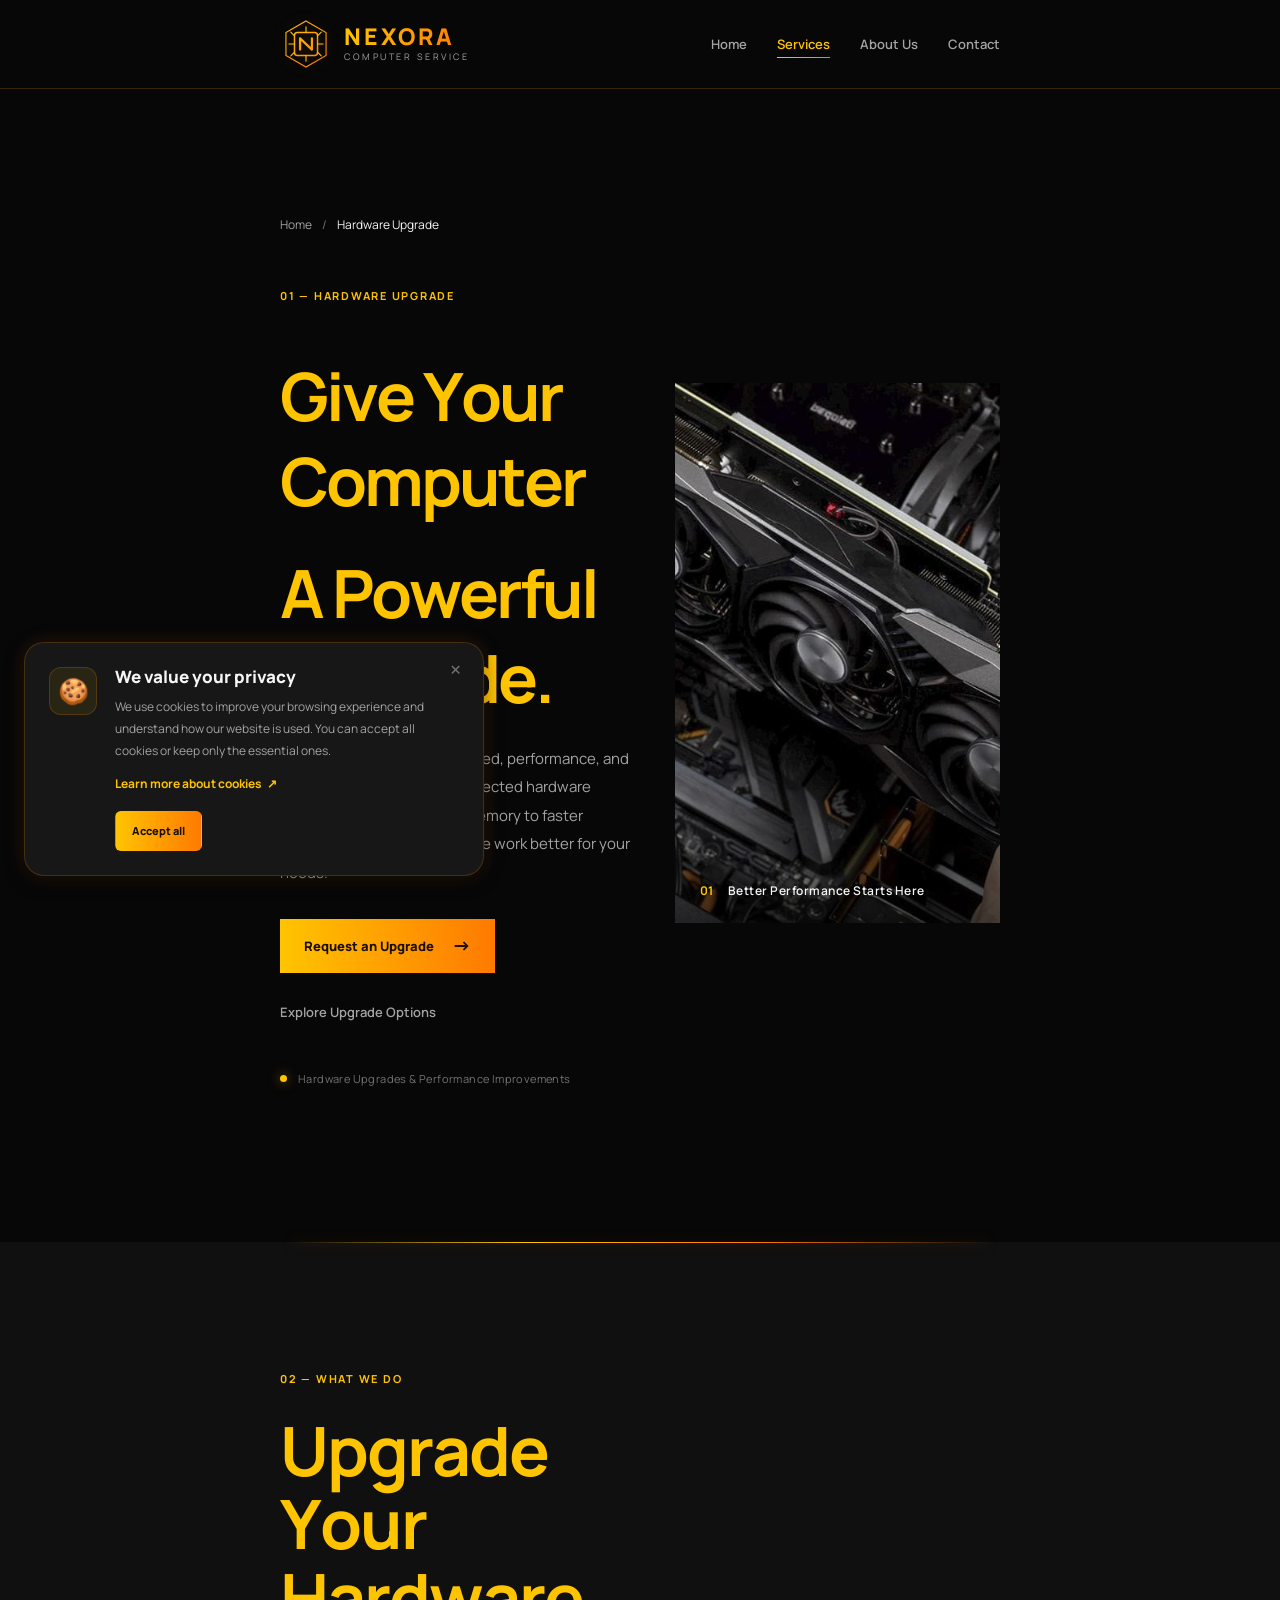
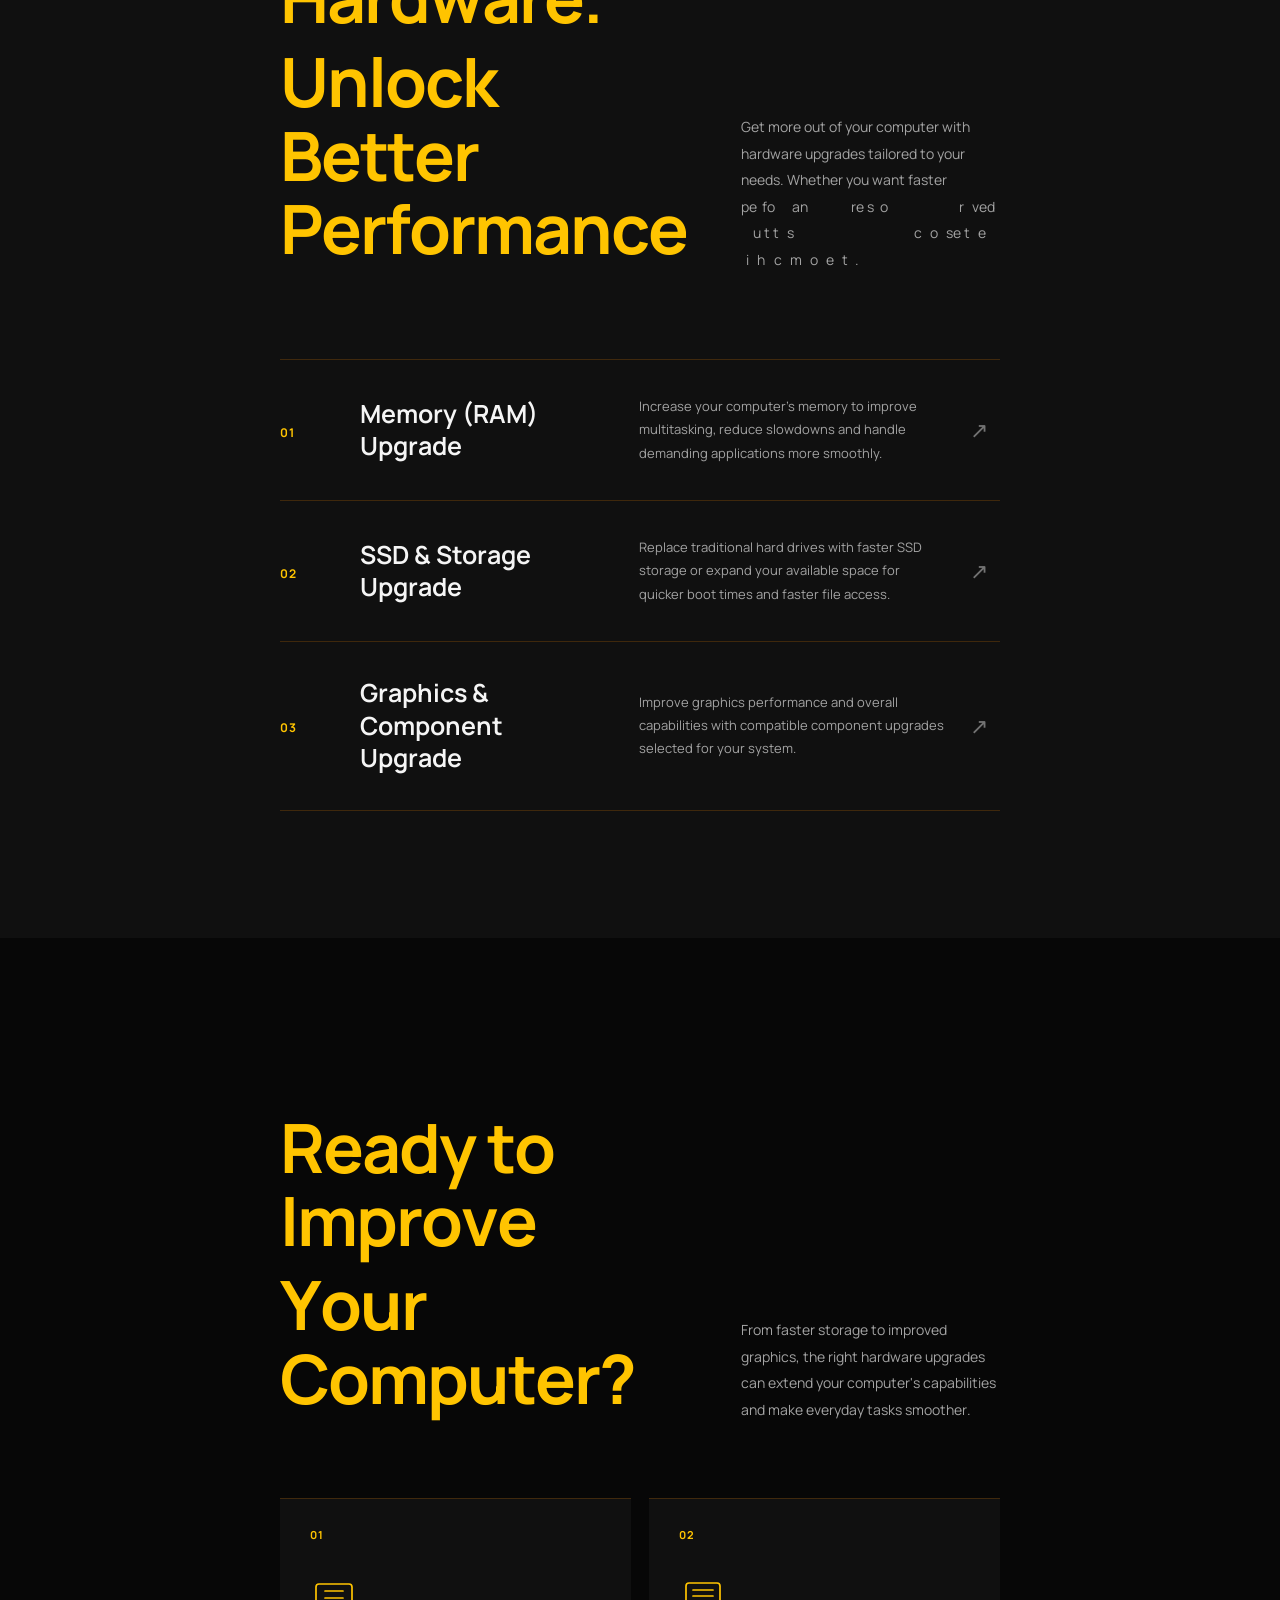
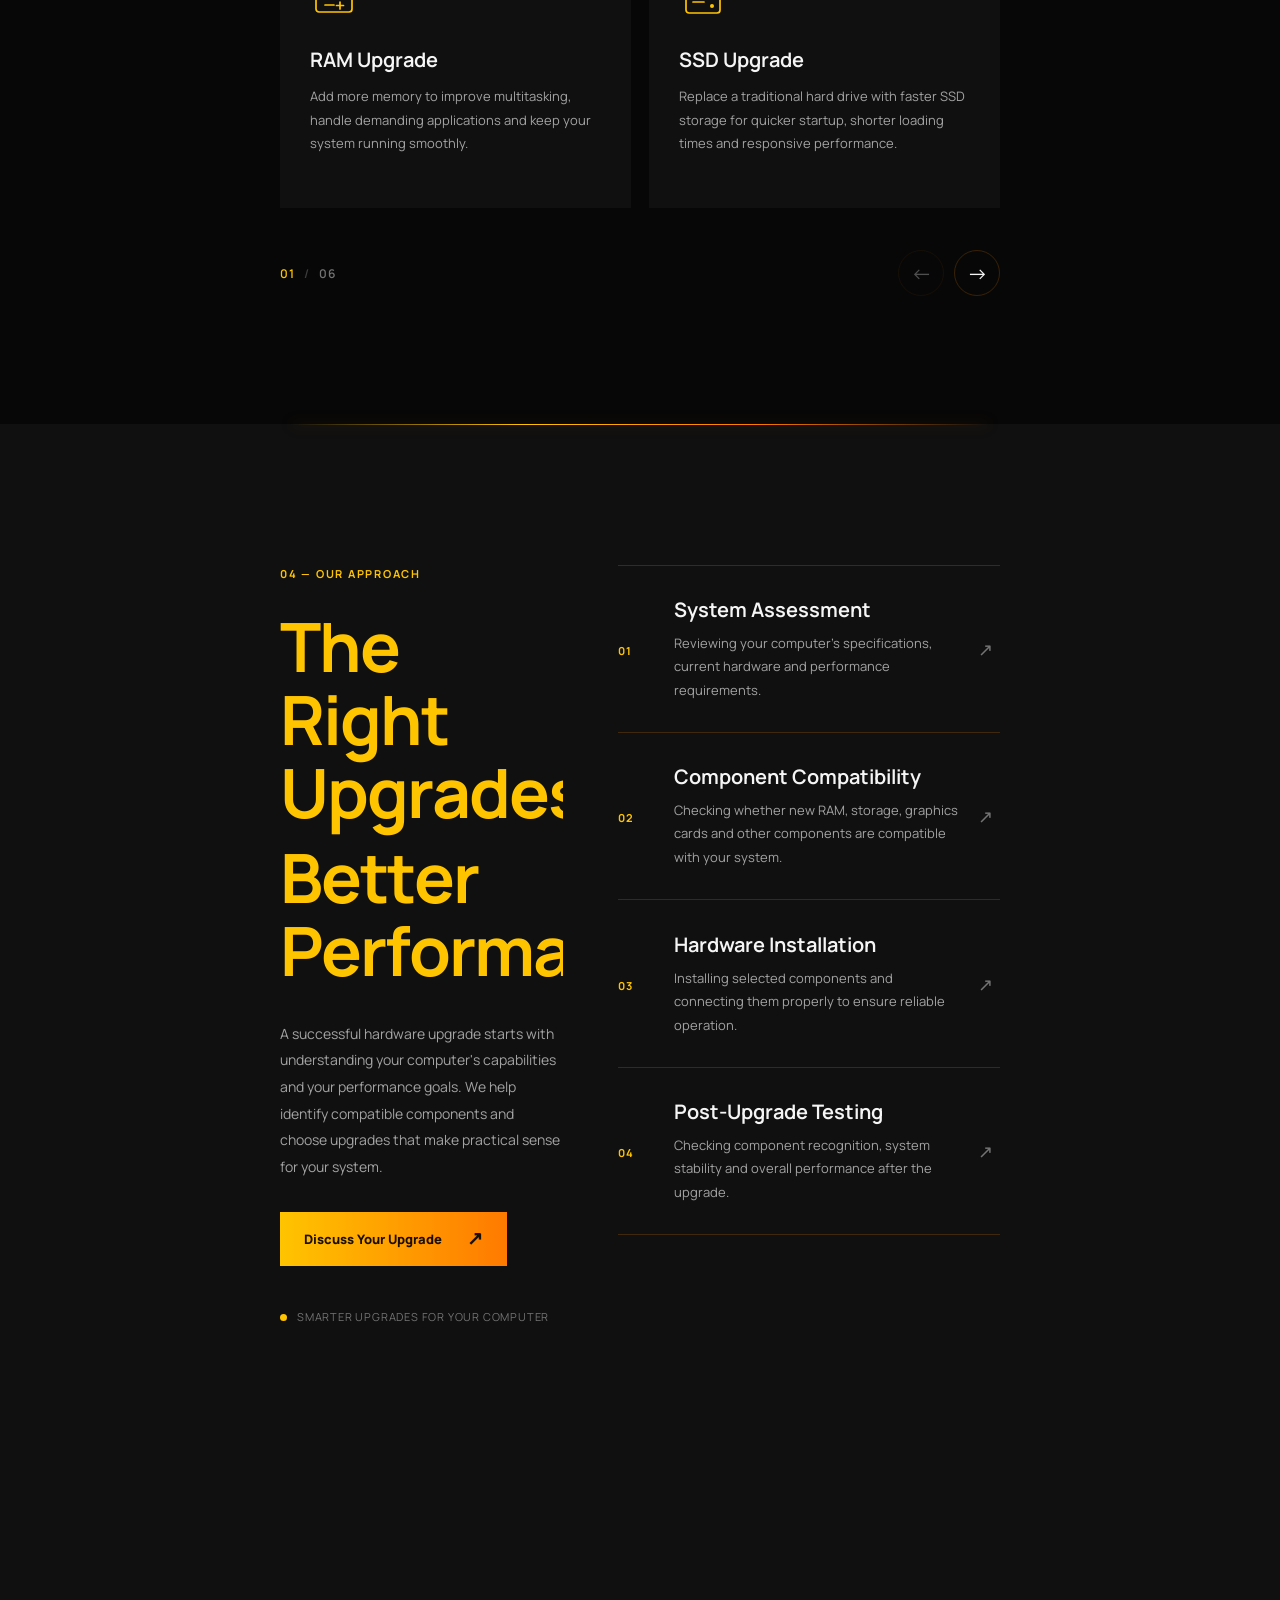
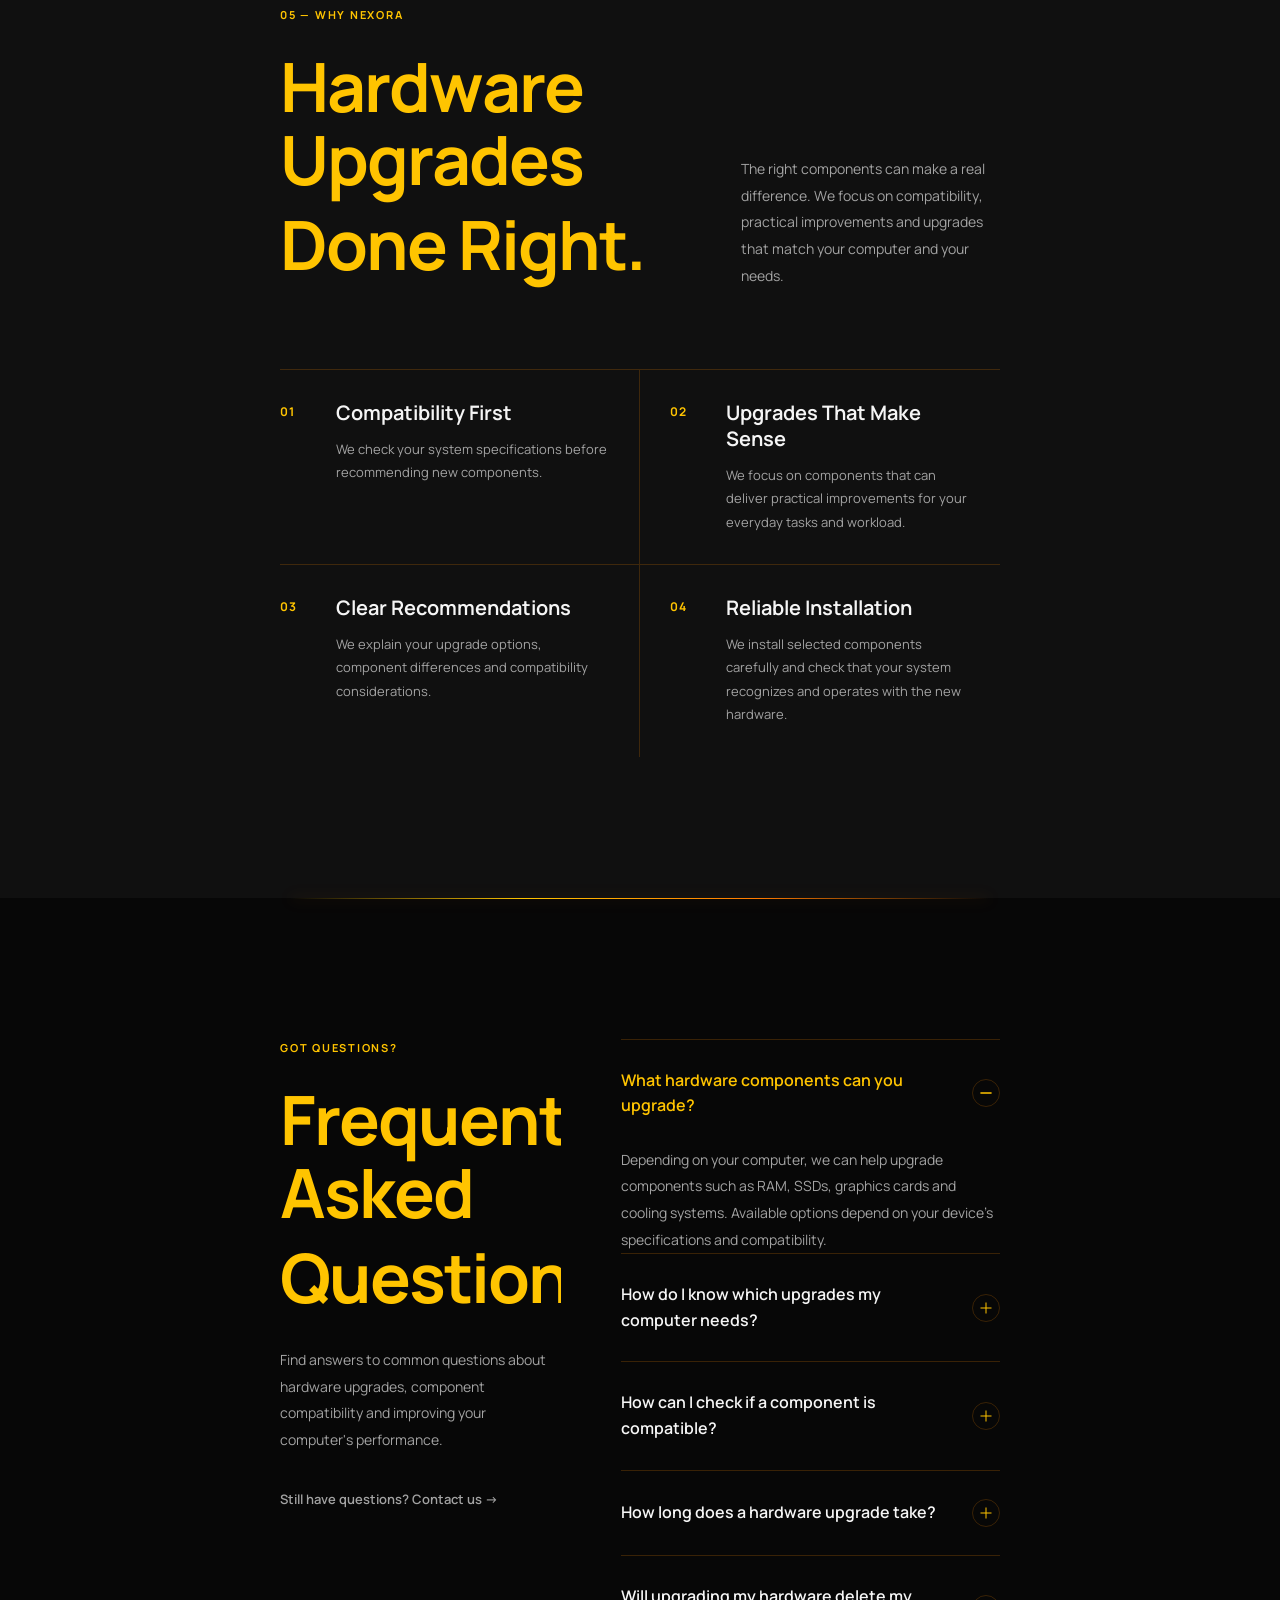
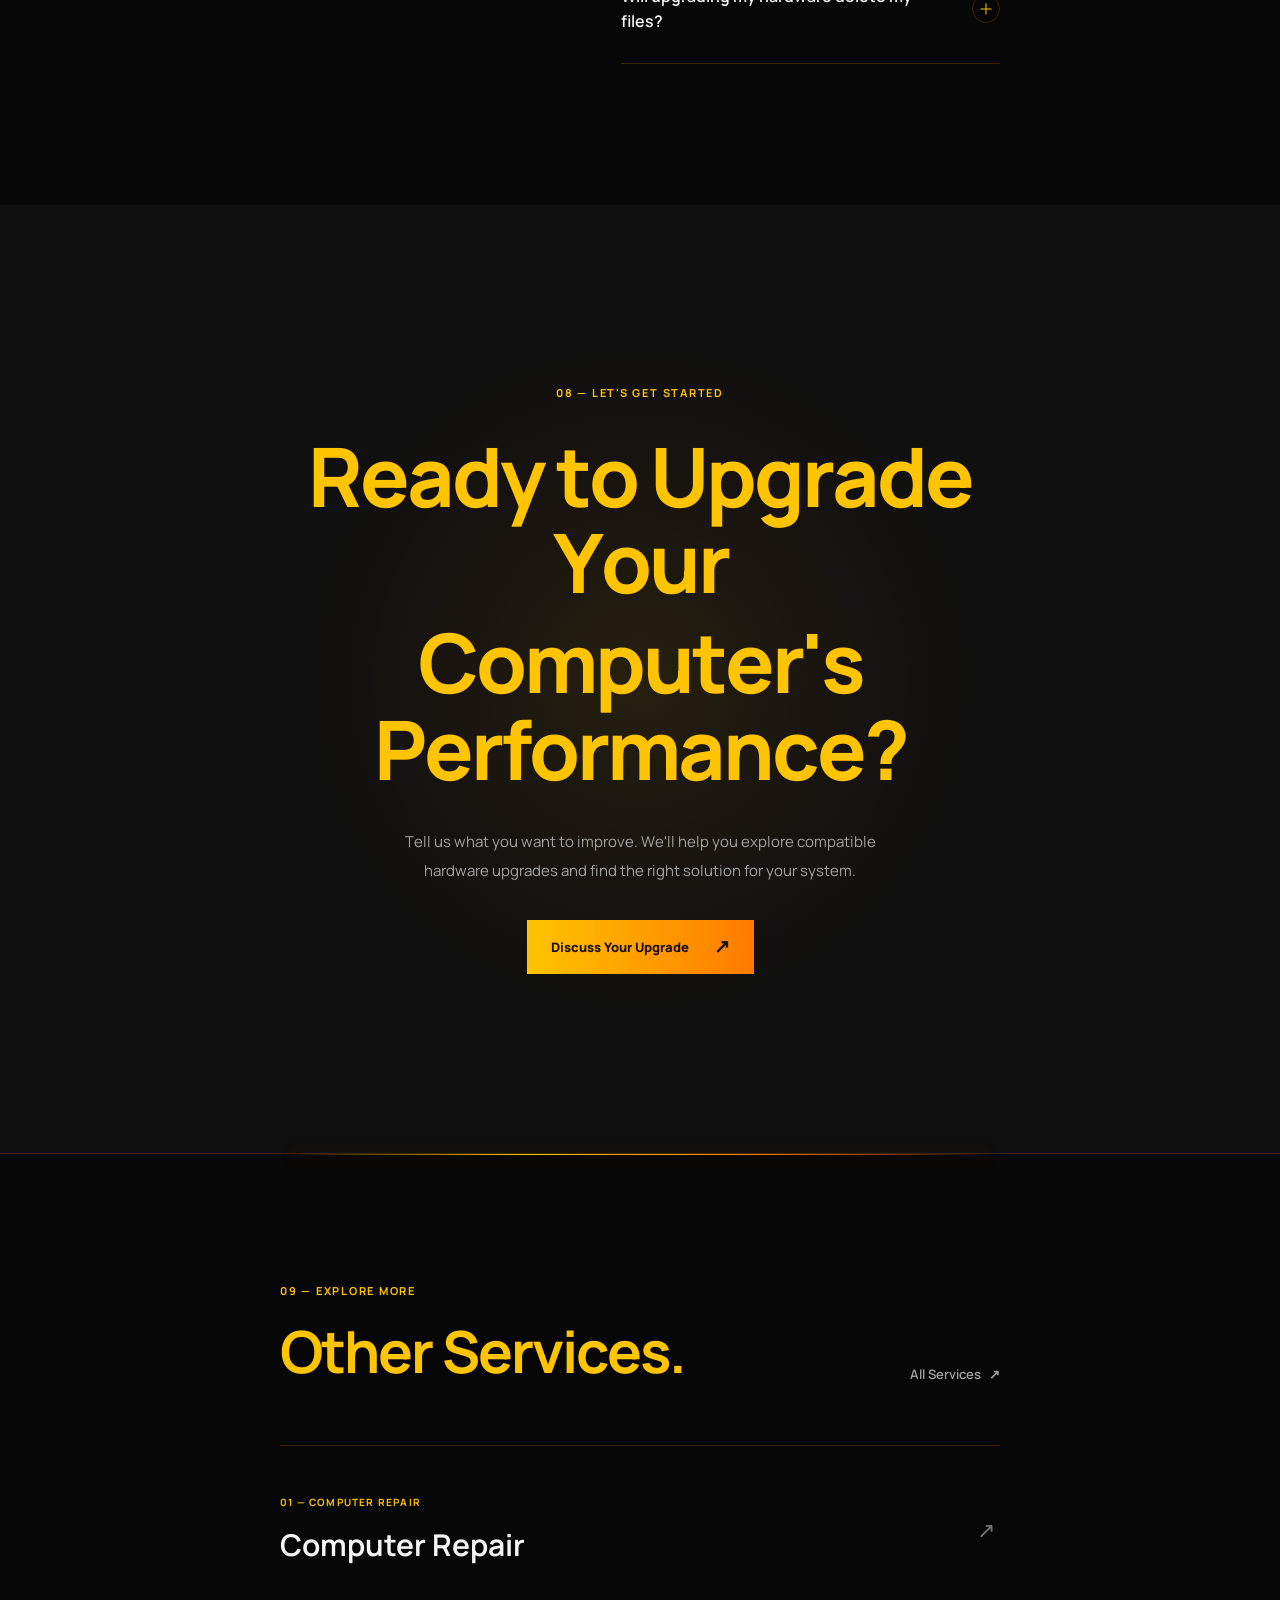
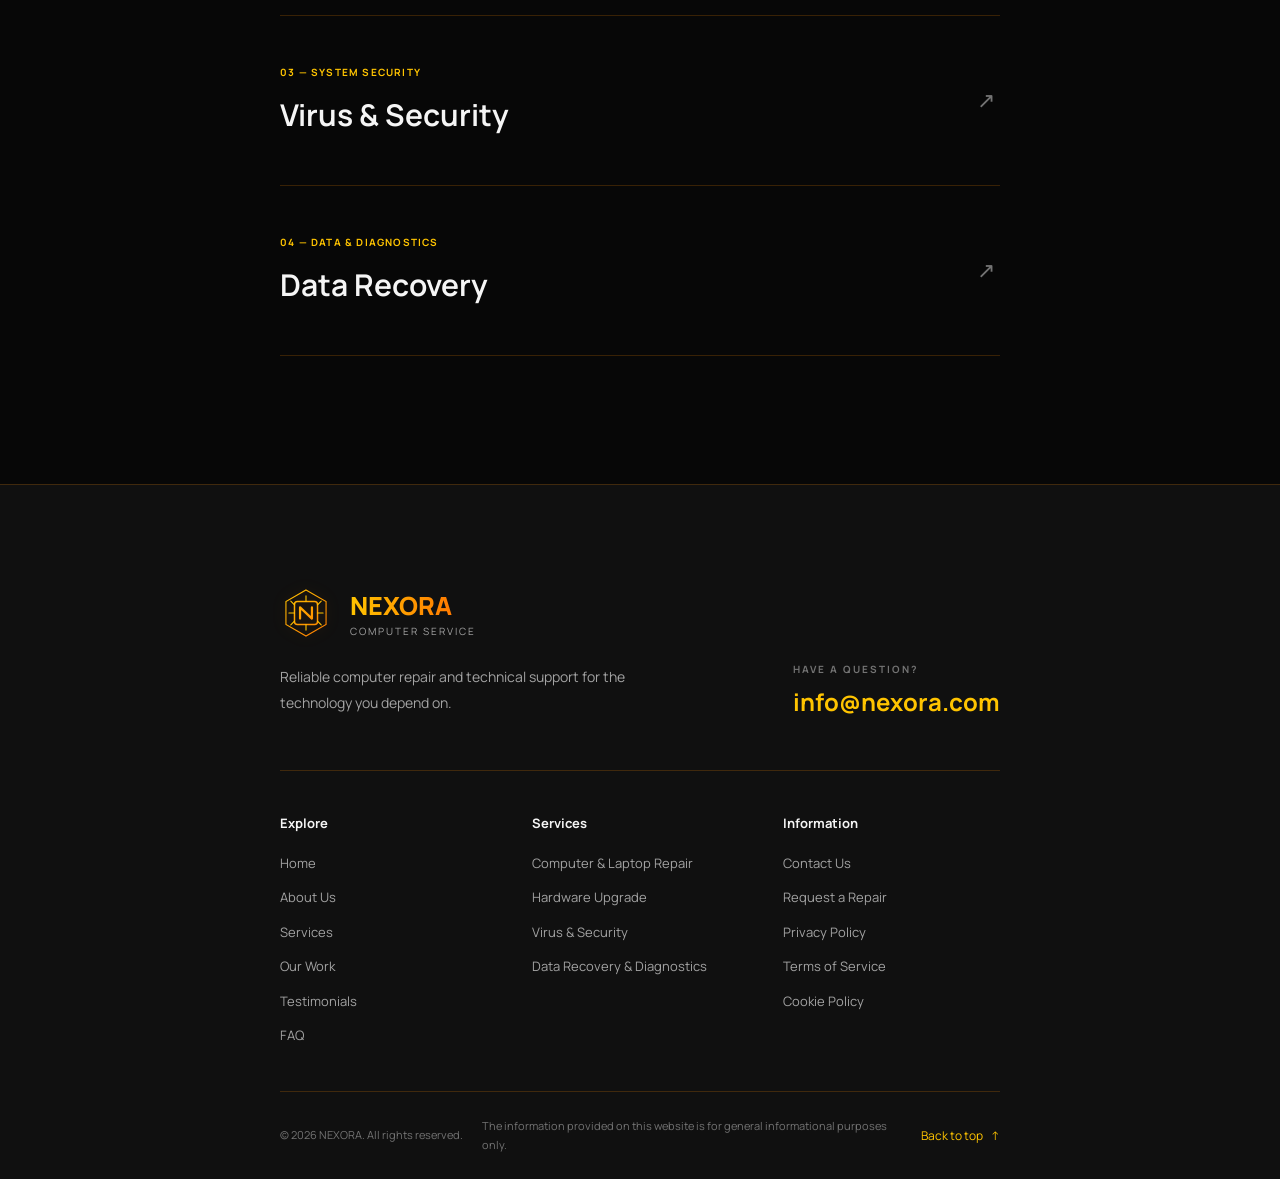
<file: pages/hardware-upgrade.html>
<!doctype html>
<html lang="en">
  <head>
    <meta charset="UTF-8" />
    <meta name="viewport" content="width=device-width, initial-scale=1.0" />
    <link rel="icon" href="../image/favicon.ico" sizes="any" />
    <link
      rel="icon"
      sizes="32x32"
      type="image/png"
      href="../image/favicon.png"
    />
    <link
      rel="stylesheet"
      href="https://cdnjs.cloudflare.com/ajax/libs/modern-normalize/3.0.1/modern-normalize.min.css"
    />
    <link rel="stylesheet" href="../style/style.css" />
    <link rel="preconnect" href="https://fonts.googleapis.com" />
    <link rel="preconnect" href="https://fonts.gstatic.com" crossorigin />

    <link
      href="https://fonts.googleapis.com/css2?family=Manrope:wght@400;500;600;700;800&display=swap"
      rel="stylesheet"
    />
    <link rel="stylesheet" href="../style/sevice.css" />

    <script>
      document.documentElement.classList.add("js");
    </script>

    <title>Hardware Upgrade</title>
  </head>
  <body data-page="hardwear">
    <div class="preloader" id="preloader">
      <div class="preloader-content">
        <div class="preloader-logo"><span data-logo>NEXORA .</span></div>

        <div class="preloader-loader">
          <span></span>
        </div>

        <p class="preloader-text">Preparing your experience...</p>
      </div>
    </div>

    <div
      class="cookie-consent"
      id="cookieConsent"
      role="dialog"
      aria-labelledby="cookie-title"
      aria-describedby="cookie-description"
      aria-modal="false"
      hidden
    >
      <div class="cookie-icon" aria-hidden="true">🍪</div>

      <div class="cookie-content">
        <h2 class="cookie-title" id="cookie-title">We value your privacy</h2>

        <p class="cookie-description" id="cookie-description">
          We use cookies to improve your browsing experience and understand how
          our website is used. You can accept all cookies or keep only the
          essential ones.
        </p>

        <a href="./cookies.html" class="cookie-link">
          Learn more about cookies
          <span aria-hidden="true">↗</span>
        </a>

        <div class="cookie-actions">
          <button
            class="cookie-button cookie-button-primary"
            type="button"
            id="acceptCookies"
          >
            Accept all
          </button>
        </div>
      </div>

      <button
        class="cookie-close"
        type="button"
        id="closeCookies"
        aria-label="Close cookie notice"
      >
        &times;
      </button>
    </div>

    <header class="header" id="top">
      <div class="container">
        <a href="../index.html" class="header-brand" aria-label="Nexora home">
          <svg
            class="header-logo-icon"
            width="64"
            height="64"
            viewBox="0 0 140 140"
            fill="none"
            xmlns="http://www.w3.org/2000/svg"
            aria-hidden="true"
          >
            <path
              d="M70 8L124 39V101L70 132L16 101V39L70 8Z"
              stroke="url(#header-logo-gradient)"
              stroke-width="3"
            />
            <rect
              x="39"
              y="39"
              width="62"
              height="62"
              rx="8"
              stroke="url(#header-logo-gradient)"
              stroke-width="4"
            />
            <path
              d="M70 24V39M70 101V116M24 70H39M101 70H116
          M39 48L29 38M101 48L111 38
          M39 92L29 102M101 92L111 102"
              stroke="#FFC400"
              stroke-width="3"
              stroke-linecap="round"
            />
            <path
              d="M54 85V55L86 85V55"
              stroke="url(#header-logo-gradient)"
              stroke-width="6"
              stroke-linecap="round"
              stroke-linejoin="round"
            />
            <defs>
              <linearGradient
                id="header-logo-gradient"
                x1="16"
                y1="8"
                x2="124"
                y2="132"
                gradientUnits="userSpaceOnUse"
              >
                <stop stop-color="#FFC400" />
                <stop offset="1" stop-color="#FF7A00" />
              </linearGradient>
            </defs>
          </svg>

          <span class="header-brand-info">
            <span class="header-company-name" data-logo>NEXORA</span>
            <span class="header-subtitle">COMPUTER SERVICE</span>
          </span>
        </a>

        <nav class="header-nav" aria-label="Main navigation">
          <ul class="header-list">
            <li>
              <a href="../index.html" class="header-link" aria-current="page">
                Home
              </a>
            </li>
            <li>
              <a href="../index.html#services" class="header-link active"
                >Services</a
              >
            </li>
            <li>
              <a href="../index.html#about" class="header-link">About Us</a>
            </li>
            <li>
              <a href="./contact.html" class="header-link">Contact</a>
            </li>
          </ul>
        </nav>
      </div>
    </header>

    <main class="service-page" id="main">
      <section>
        <div class="container">
          <div class="service-hero">
            <div class="service-hero-content">
              <nav class="service-breadcrumb" aria-label="Breadcrumb">
                <a href="../index.html">Home</a>
                <span>/</span>
                <span aria-current="page">Hardware Upgrade</span>
              </nav>

              <p class="service-label" data-animation="label">
                01 — HARDWARE UPGRADE
              </p>

              <h1 class="service-hero-title" data-animation="title">
                <span class="title-line">
                  <span class="title-line-inner">Give Your Computer</span>
                </span>
                <span class="title-line">
                  <span class="title-line-inner">A Powerful Upgrade.</span>
                </span>
              </h1>

              <p class="service-hero-description" data-animation="description">
                <span class="letter-animation">
                  Improve your computer's speed, performance, and capabilities
                  with carefully selected hardware upgrades. From additional
                  memory to faster storage, we'll help your device work better
                  for your needs.
                </span>
              </p>

              <div class="service-hero-actions" data-animation="hero-actions">
                <a href="#contact" class="service-button">
                  Request an Upgrade
                  <span aria-hidden="true">→</span>
                </a>

                <a href="#common-problems" class="service-text-link">
                  Explore Upgrade Options
                </a>
              </div>

              <div class="service-hero-note" data-animation="hero-actions">
                <span class="service-status-dot"></span>
                Hardware Upgrades & Performance Improvements
              </div>
            </div>

            <div class="service-hero-visual">
              <img
                src="../image/hardwear-update.jpg"
                alt="Technician upgrading computer hardware"
                class="service-hero-image"
              />

              <div class="service-image-caption">
                <span>01</span>
                <p>Better Performance Starts Here</p>
              </div>
            </div>
          </div>
        </div>
      </section>

      <section class="service-overview" id="common-problems"  data-animation="section">
        <div class="container">
          <div class="service-overview-header">
            <div class="service-section-heading">
              <p class="service-label" data-animation="label">
                02 — WHAT WE DO
              </p>

              <h2 class="service-section-title" data-animation="title">
                <span class="title-line">
                  <span class="title-line-inner">Upgrade Your Hardware.</span>
                </span>
                <span class="title-line">
                  <span class="title-line-inner"
                    >Unlock Better Performance.</span
                  >
                </span>
              </h2>
            </div>

            <p class="service-section-description" data-animation="description">
              <span class="letter-animation">
                Get more out of your computer with hardware upgrades tailored to
                your needs. Whether you want faster performance, more storage or
                improved multitasking, we'll help you choose the right
                components.
              </span>
            </p>
          </div>

          <div class="overview-list">
            <article class="overview-item" data-animation="card">
              <span class="overview-number">01</span>

              <div class="overview-content">
                <h3>Memory (RAM) Upgrade</h3>
                <p>
                  Increase your computer's memory to improve multitasking,
                  reduce slowdowns and handle demanding applications more
                  smoothly.
                </p>
              </div>

              <span class="overview-arrow" aria-hidden="true">↗</span>
            </article>

            <article class="overview-item" data-animation="card">
              <span class="overview-number">02</span>

              <div class="overview-content">
                <h3>SSD & Storage Upgrade</h3>
                <p>
                  Replace traditional hard drives with faster SSD storage or
                  expand your available space for quicker boot times and faster
                  file access.
                </p>
              </div>

              <span class="overview-arrow" aria-hidden="true">↗</span>
            </article>

            <article class="overview-item" data-animation="card">
              <span class="overview-number">03</span>

              <div class="overview-content">
                <h3>Graphics & Component Upgrade</h3>
                <p>
                  Improve graphics performance and overall capabilities with
                  compatible component upgrades selected for your system.
                </p>
              </div>

              <span class="overview-arrow" aria-hidden="true">↗</span>
            </article>
          </div>
        </div>
      </section>

      <section
        class="common-problems"
        id="upgrade-options"
        aria-labelledby="common-problems-title"
      >
        <div class="container">
          <div class="common-problems-header">
            <div class="common-problems-heading">
              <p class="service-label" data-animation="label">
                03 — UPGRADE OPTIONS
              </p>

              <h2
                class="service-section-title"
                id="common-problems-title"
                data-animation="title"
              >
                <span class="title-line">
                  <span class="title-line-inner">Ready to Improve</span>
                </span>
                <span class="title-line">
                  <span class="title-line-inner">Your Computer?</span>
                </span>
              </h2>
            </div>

            <p class="common-problems-description" data-animation="description">
              <span class="letter-animation">
                From faster storage to improved graphics, the right hardware
                upgrades can extend your computer's capabilities and make
                everyday tasks smoother.
              </span>
            </p>
          </div>

          <div
            class="problems-slider"
            data-slider
            role="region"
            aria-roledescription="carousel"
            aria-label="Available hardware upgrades"
          >
            <div class="problems-track" data-slider-track>
              <article
                class="problem-card"
                role="group"
                aria-roledescription="slide"
                aria-label="1 of 6"
              >
                <span class="problem-number">01</span>

                <div class="problem-icon" aria-hidden="true">
                  <svg viewBox="0 0 48 48" fill="none">
                    <rect
                      x="6"
                      y="10"
                      width="36"
                      height="28"
                      rx="3"
                      stroke="currentColor"
                      stroke-width="1.7"
                    />
                    <path
                      d="M15 17H33M15 24H33M15 31H24"
                      stroke="currentColor"
                      stroke-width="1.7"
                      stroke-linecap="round"
                    />
                    <path
                      d="M30 28V35M26.5 31.5H33.5"
                      stroke="currentColor"
                      stroke-width="1.7"
                      stroke-linecap="round"
                    />
                  </svg>
                </div>

                <h3>RAM Upgrade</h3>
                <p>
                  Add more memory to improve multitasking, handle demanding
                  applications and keep your system running smoothly.
                </p>
              </article>

              <article
                class="problem-card"
                role="group"
                aria-roledescription="slide"
                aria-label="2 of 6"
              >
                <span class="problem-number">02</span>

                <div class="problem-icon" aria-hidden="true">
                  <svg viewBox="0 0 48 48" fill="none">
                    <rect
                      x="7"
                      y="9"
                      width="34"
                      height="30"
                      rx="3"
                      stroke="currentColor"
                      stroke-width="1.7"
                    />
                    <path
                      d="M14 16H34M14 22H34M14 28H25"
                      stroke="currentColor"
                      stroke-width="1.7"
                      stroke-linecap="round"
                    />
                    <circle cx="33" cy="32" r="2" fill="currentColor" />
                  </svg>
                </div>

                <h3>SSD Upgrade</h3>
                <p>
                  Replace a traditional hard drive with faster SSD storage for
                  quicker startup, shorter loading times and responsive
                  performance.
                </p>
              </article>

              <article
                class="problem-card"
                role="group"
                aria-roledescription="slide"
                aria-label="3 of 6"
              >
                <span class="problem-number">03</span>

                <div class="problem-icon" aria-hidden="true">
                  <svg viewBox="0 0 48 48" fill="none">
                    <rect
                      x="6"
                      y="9"
                      width="36"
                      height="25"
                      rx="2"
                      stroke="currentColor"
                      stroke-width="1.7"
                    />
                    <path
                      d="M18 40H30M24 34V40"
                      stroke="currentColor"
                      stroke-width="1.7"
                      stroke-linecap="round"
                    />
                    <path
                      d="M13 27L20 20L25 25L34 16"
                      stroke="currentColor"
                      stroke-width="1.7"
                      stroke-linecap="round"
                      stroke-linejoin="round"
                    />
                  </svg>
                </div>

                <h3>Graphics Card Upgrade</h3>
                <p>
                  Improve visual performance for gaming, creative applications
                  and graphics-intensive workloads with a compatible GPU.
                </p>
              </article>

              <article
                class="problem-card"
                role="group"
                aria-roledescription="slide"
                aria-label="4 of 6"
              >
                <span class="problem-number">04</span>

                <div class="problem-icon" aria-hidden="true">
                  <svg viewBox="0 0 48 48" fill="none">
                    <rect
                      x="6"
                      y="13"
                      width="36"
                      height="22"
                      rx="3"
                      stroke="currentColor"
                      stroke-width="1.7"
                    />
                    <path
                      d="M12 19H36M12 25H36M12 30H22"
                      stroke="currentColor"
                      stroke-width="1.7"
                      stroke-linecap="round"
                    />
                    <path
                      d="M30 29L34 25L38 29"
                      stroke="currentColor"
                      stroke-width="1.7"
                      stroke-linecap="round"
                      stroke-linejoin="round"
                    />
                  </svg>
                </div>

                <h3>Storage Expansion</h3>
                <p>
                  Increase available storage space with an additional drive for
                  files, applications, projects and media.
                </p>
              </article>

              <article
                class="problem-card"
                role="group"
                aria-roledescription="slide"
                aria-label="5 of 6"
              >
                <span class="problem-number">05</span>

                <div class="problem-icon" aria-hidden="true">
                  <svg viewBox="0 0 48 48" fill="none">
                    <circle
                      cx="24"
                      cy="24"
                      r="16"
                      stroke="currentColor"
                      stroke-width="1.7"
                    />
                    <circle
                      cx="24"
                      cy="24"
                      r="6"
                      stroke="currentColor"
                      stroke-width="1.7"
                    />
                    <path
                      d="M24 8V18M24 30V40M8 24H18M30 24H40"
                      stroke="currentColor"
                      stroke-width="1.7"
                      stroke-linecap="round"
                    />
                  </svg>
                </div>

                <h3>Cooling Improvements</h3>
                <p>
                  Upgrade cooling components to support better airflow, manage
                  temperatures and maintain stable system operation.
                </p>
              </article>

              <article
                class="problem-card"
                role="group"
                aria-roledescription="slide"
                aria-label="6 of 6"
              >
                <span class="problem-number">06</span>

                <div class="problem-icon" aria-hidden="true">
                  <svg viewBox="0 0 48 48" fill="none">
                    <rect
                      x="7"
                      y="7"
                      width="34"
                      height="34"
                      rx="3"
                      stroke="currentColor"
                      stroke-width="1.7"
                    />
                    <rect
                      x="15"
                      y="15"
                      width="18"
                      height="18"
                      rx="2"
                      stroke="currentColor"
                      stroke-width="1.7"
                    />
                    <path
                      d="M18 3V7M24 3V7M30 3V7M18 41V45M24 41V45M30 41V45M3 18H7M3 24H7M3 30H7M41 18H45M41 24H45M41 30H45"
                      stroke="currentColor"
                      stroke-width="1.7"
                      stroke-linecap="round"
                    />
                  </svg>
                </div>

                <h3>Component Upgrades</h3>
                <p>
                  Replace or improve compatible hardware components to better
                  match your computer's performance needs.
                </p>
              </article>
            </div>

            <div class="problems-footer">
              <p class="problems-counter" aria-live="polite">
                <span data-slider-current>01</span>
                <span class="problems-counter-divider">/</span>
                <span>06</span>
              </p>

              <div class="problems-controls">
                <button
                  class="problems-control"
                  type="button"
                  data-slider-prev
                  aria-label="Previous upgrade option"
                  disabled
                >
                  <span aria-hidden="true">←</span>
                </button>

                <button
                  class="problems-control"
                  type="button"
                  data-slider-next
                  aria-label="Next upgrade option"
                >
                  <span aria-hidden="true">→</span>
                </button>
              </div>
            </div>
          </div>
        </div>
      </section>

      <section class="service-included"  data-animation="section">
        <div class="container">
          <div class="included-grid">
            <div class="included-content">
              <p class="service-label" data-animation="label">
                04 — OUR APPROACH
              </p>

              <h2 class="service-section-title" data-animation="title">
                <span class="title-line">
                  <span class="title-line-inner">The Right Upgrades.</span>
                </span>
                <span class="title-line">
                  <span class="title-line-inner">Better Performance.</span>
                </span>
              </h2>

              <p
                class="service-section-description"
                data-animation="description"
              >
                <span class="letter-animation">
                  A successful hardware upgrade starts with understanding your
                  computer's capabilities and your performance goals. We help
                  identify compatible components and choose upgrades that make
                  practical sense for your system.
                </span>
              </p>

              <div data-animation="hero-actions">
                <a href="./contact.html" class="service-button">
                  Discuss Your Upgrade
                  <span aria-hidden="true">↗</span>
                </a>

                <p class="included-note">
                  <span aria-hidden="true"></span>
                  Smarter upgrades for your computer
                </p>
              </div>
            </div>

            <div class="included-list">
              <article class="included-item" data-animation="card">
                <span class="included-index">01</span>

                <div class="included-item-content">
                  <h3>System Assessment</h3>
                  <p>
                    Reviewing your computer's specifications, current hardware
                    and performance requirements.
                  </p>
                </div>

                <span class="included-arrow" aria-hidden="true">↗</span>
              </article>

              <article class="included-item" data-animation="card">
                <span class="included-index">02</span>

                <div class="included-item-content">
                  <h3>Component Compatibility</h3>
                  <p>
                    Checking whether new RAM, storage, graphics cards and other
                    components are compatible with your system.
                  </p>
                </div>

                <span class="included-arrow" aria-hidden="true">↗</span>
              </article>

              <article class="included-item" data-animation="card">
                <span class="included-index">03</span>

                <div class="included-item-content">
                  <h3>Hardware Installation</h3>
                  <p>
                    Installing selected components and connecting them properly
                    to ensure reliable operation.
                  </p>
                </div>

                <span class="included-arrow" aria-hidden="true">↗</span>
              </article>

              <article class="included-item" data-animation="card">
                <span class="included-index">04</span>

                <div class="included-item-content">
                  <h3>Post-Upgrade Testing</h3>
                  <p>
                    Checking component recognition, system stability and overall
                    performance after the upgrade.
                  </p>
                </div>

                <span class="included-arrow" aria-hidden="true">↗</span>
              </article>
            </div>
          </div>
        </div>
      </section>

      <section class="service-why">
        <div class="container">
          <div class="service-why-header">
            <div class="service-section-heading">
              <p class="service-label" data-animation="label">
                05 — WHY <span data-logo>NEXORA</span>
              </p>

              <h2 class="service-section-title" data-animation="title">
                <span class="title-line">
                  <span class="title-line-inner">Hardware Upgrades</span>
                </span>
                <span class="title-line">
                  <span class="title-line-inner">Done Right.</span>
                </span>
              </h2>
            </div>

            <p class="service-section-description" data-animation="description">
              <span class="letter-animation">
                The right components can make a real difference. We focus on
                compatibility, practical improvements and upgrades that match
                your computer and your needs.
              </span>
            </p>
          </div>

          <div class="why-grid">
            <article class="why-item" data-animation="card">
              <span class="why-number">01</span>

              <h3>Compatibility First</h3>

              <p>
                We check your system specifications before recommending new
                components.
              </p>
            </article>

            <article class="why-item" data-animation="card">
              <span class="why-number">02</span>

              <h3>Upgrades That Make Sense</h3>

              <p>
                We focus on components that can deliver practical improvements
                for your everyday tasks and workload.
              </p>
            </article>

            <article class="why-item" data-animation="card">
              <span class="why-number">03</span>

              <h3>Clear Recommendations</h3>

              <p>
                We explain your upgrade options, component differences and
                compatibility considerations.
              </p>
            </article>

            <article class="why-item" data-animation="card">
              <span class="why-number">04</span>

              <h3>Reliable Installation</h3>

              <p>
                We install selected components carefully and check that your
                system recognizes and operates with the new hardware.
              </p>
            </article>
          </div>
        </div>
      </section>

      <section class="service-faq"  data-animation="section">
        <div class="container">
          <div class="service-faq-grid">
            <div class="service-faq-heading">
              <p class="service-label" data-animation="label">GOT QUESTIONS?</p>

              <h2 class="service-section-title" data-animation="title">
                <span class="title-line">
                  <span class="title-line-inner">Frequently Asked</span>
                </span>
                <span class="title-line">
                  <span class="title-line-inner">Questions.</span>
                </span>
              </h2>

              <p
                class="service-section-description"
                data-animation="description"
              >
                <span class="letter-animation">
                  Find answers to common questions about hardware upgrades,
                  component compatibility and improving your computer's
                  performance.
                </span>
              </p>

              <a
                href="./contact.html"
                class="service-text-link"
                data-animation="hero-actions"
              >
                Still have questions? Contact us →
              </a>
            </div>

            <div class="faq-list">
              <details class="faq-item" open>
                <summary class="faq-question">
                  What hardware components can you upgrade?
                  <span class="faq-toggle" aria-hidden="true"></span>
                </summary>

                <p class="faq-answer">
                  Depending on your computer, we can help upgrade components
                  such as RAM, SSDs, graphics cards and cooling systems.
                  Available options depend on your device's specifications and
                  compatibility.
                </p>
              </details>

              <details class="faq-item">
                <summary class="faq-question">
                  How do I know which upgrades my computer needs?
                  <span class="faq-toggle" aria-hidden="true"></span>
                </summary>

                <p class="faq-answer">
                  It depends on how you use your computer and what performance
                  improvements you need. We can review your current hardware and
                  recommend suitable upgrade options.
                </p>
              </details>

              <details class="faq-item">
                <summary class="faq-question">
                  How can I check if a component is compatible?
                  <span class="faq-toggle" aria-hidden="true"></span>
                </summary>

                <p class="faq-answer">
                  Compatibility depends on factors such as your motherboard,
                  processor, available slots, power supply and device model. We
                  check these specifications before recommending an upgrade.
                </p>
              </details>

              <details class="faq-item">
                <summary class="faq-question">
                  How long does a hardware upgrade take?
                  <span class="faq-toggle" aria-hidden="true"></span>
                </summary>

                <p class="faq-answer">
                  The time depends on the type of component, your computer's
                  configuration and whether additional setup is required. We can
                  provide a more accurate estimate after reviewing your upgrade
                  requirements.
                </p>
              </details>

              <details class="faq-item">
                <summary class="faq-question">
                  Will upgrading my hardware delete my files?
                  <span class="faq-toggle" aria-hidden="true"></span>
                </summary>

                <p class="faq-answer">
                  Most hardware upgrades do not require deleting your files.
                  However, storage replacements or system-related changes can
                  involve data risks. We recommend backing up important files
                  before any hardware work.
                </p>
              </details>
            </div>
          </div>
        </div>
      </section>

      <section
        class="service-cta"
        id="contact"
        aria-labelledby="service-cta-title"
      >
        <div class="container">
          <div class="service-cta-content">
            <p class="service-label" data-animation="label">
              08 — LET'S GET STARTED
            </p>

            <h2 id="service-cta-title" data-animation="title">
              <span class="title-line">
                <span class="title-line-inner">Ready to Upgrade Your</span>
              </span>
              <span class="title-line">
                <span class="title-line-inner">Computer's Performance?</span>
              </span>
            </h2>

            <p class="service-cta-description" data-animation="description">
              <span class="letter-animation">
                Tell us what you want to improve. We'll help you explore
                compatible hardware upgrades and find the right solution for
                your system.
              </span>
            </p>

            <a
              href="./contact.html"
              class="service-button"
              data-animation="hero-actions"
            >
              Discuss Your Upgrade
              <span aria-hidden="true">↗</span>
            </a>
          </div>
        </div>
      </section>

      <section class="related-services"  data-animation="section">
        <div class="container">
          <div class="related-header">
            <div>
              <p class="service-label" data-animation="label">
                09 — EXPLORE MORE
              </p>

              <h2 class="service-section-title" data-animation="title">
                <span class="title-line">
                  <span class="title-line-inner">Other Services.</span>
                </span>
              </h2>
            </div>

            <a
              href="../index.html#services"
              class="service-text-link"
              data-animation="hero-actions"
            >
              All Services <span aria-hidden="true">↗</span>
            </a>
          </div>

          <div class="related-grid">
            <a
              href="./computer-repair.html"
              class="related-card"
              data-animation="card"
            >
              <span class="related-number">01 — COMPUTER REPAIR</span>
              <h3>Computer Repair</h3>
              <span class="related-arrow" aria-hidden="true">↗</span>
            </a>

            <a
              href="./security.html"
              class="related-card"
              data-animation="card"
            >
              <span class="related-number">03 — SYSTEM SECURITY</span>
              <h3>Virus & Security</h3>
              <span class="related-arrow" aria-hidden="true">↗</span>
            </a>

            <a href="./data.html" class="related-card" data-animation="card">
              <span class="related-number">04 — DATA & DIAGNOSTICS</span>
              <h3>Data Recovery</h3>
              <span class="related-arrow" aria-hidden="true">↗</span>
            </a>
          </div>
        </div>
      </section>
    </main>
    <footer class="footer">
      <div class="container">
        <div class="footer-main">
          <div class="footer-brand" data-animation="card">
            <div class="footer-brand-top">
              <a
                href="../index.html"
                class="footer-logo"
                aria-label="Nexora home"
              >
                <svg
                  class="header-logo-icon"
                  width="140"
                  height="140"
                  viewBox="0 0 140 140"
                  fill="none"
                  xmlns="http://www.w3.org/2000/svg"
                  aria-hidden="true"
                >
                  <path
                    d="M70 8L124 39V101L70 132L16 101V39L70 8Z"
                    stroke="url(#footer-logo-gradient)"
                    stroke-width="3"
                  />

                  <rect
                    x="39"
                    y="39"
                    width="62"
                    height="62"
                    rx="8"
                    stroke="url(#footer-logo-gradient)"
                    stroke-width="4"
                  />

                  <path
                    d="M70 24V39M70 101V116M24 70H39M101 70H116
                   M39 48L29 38M101 48L111 38
                   M39 92L29 102M101 92L111 102"
                    stroke="#FFC400"
                    stroke-width="3"
                    stroke-linecap="round"
                  />

                  <path
                    d="M54 85V55L86 85V55"
                    stroke="url(#footer-logo-gradient)"
                    stroke-width="6"
                    stroke-linecap="round"
                    stroke-linejoin="round"
                  />

                  <defs>
                    <linearGradient
                      id="footer-logo-gradient"
                      x1="16"
                      y1="8"
                      x2="124"
                      y2="132"
                      gradientUnits="userSpaceOnUse"
                    >
                      <stop stop-color="#FFC400" />
                      <stop offset="1" stop-color="#FF7A00" />
                    </linearGradient>
                  </defs>
                </svg>
              </a>

              <div class="footer-brand-info">
                <a href="../index.html" class="footer-company-name">
                  <span data-logo>NEXORA</span>
                </a>
                <p class="footer-subtitle">COMPUTER SERVICE</p>
              </div>
            </div>

            <p class="footer-brand-description">
              Reliable computer repair and technical support for the technology
              you depend on.
            </p>
          </div>

          <div class="footer-contact" data-animation="card">
            <span class="footer-eyebrow">HAVE A QUESTION?</span>
            <a href="mailto:info@nexora.com" class="footer-email" data-email>
              info@nexora.com
              <span aria-hidden="true">↗</span>
            </a>
          </div>
        </div>

        <div class="footer-navigation">
          <div class="footer-column" data-animation="card">
            <h3 class="footer-heading">Explore</h3>
            <ul class="footer-list">
              <li><a href="../index.html">Home</a></li>
              <li><a href="../index.html#about">About Us</a></li>
              <li><a href="../index.html#services">Services</a></li>
              <li><a href="../index.html#our-work">Our Work</a></li>
              <li><a href="../index.html#testimonials">Testimonials</a></li>
              <li><a href="../index.html#faq">FAQ</a></li>
            </ul>
          </div>

          <div class="footer-column" data-animation="card">
            <h3 class="footer-heading">Services</h3>
            <ul class="footer-list">
              <li>
                <a href="./computer-repair.html">Computer & Laptop Repair</a>
              </li>
              <li>
                <a href="./hardware-upgrade.html">Hardware Upgrade</a>
              </li>
              <li><a href="./security.html">Virus & Security</a></li>
              <li>
                <a href="./data.html">Data Recovery & Diagnostics</a>
              </li>
            </ul>
          </div>

          <div class="footer-column" data-animation="card">
            <h3 class="footer-heading">Information</h3>
            <ul class="footer-list">
              <li><a href="./contact.html">Contact Us</a></li>
              <li>
                <a href="./contact.html#contact">Request a Repair</a>
              </li>
              <li><a href="./privacy-policy.html">Privacy Policy</a></li>
              <li><a href="./terms.html">Terms of Service</a></li>
              <li><a href="./cookies.html">Cookie Policy</a></li>
            </ul>
          </div>
        </div>

        <div class="footer-bottom">
          <p class="footer-copyright">
            © 2026 <span data-logo>NEXORA</span>. All rights reserved.
          </p>

          <p class="footer-disclaimer" data-disclaimer>
            All services are subject to inspection and availability. Data
            recovery results are not guaranteed.
          </p>

          <a href="#top" class="footer-back-to-top">
            Back to top <span aria-hidden="true">↑</span>
          </a>
        </div>
      </div>
    </footer>

    <script src="../js/faq.js"></script>
    <script src="../js/service-problem.js"></script>
    <script src="../js/cookie.js"></script>
    <script src="../js/loader.js"></script>
    <script src="../js/animation.js"></script>
    <script type="module" src="../js/config.js"></script>
  </body>
</html>
</file>
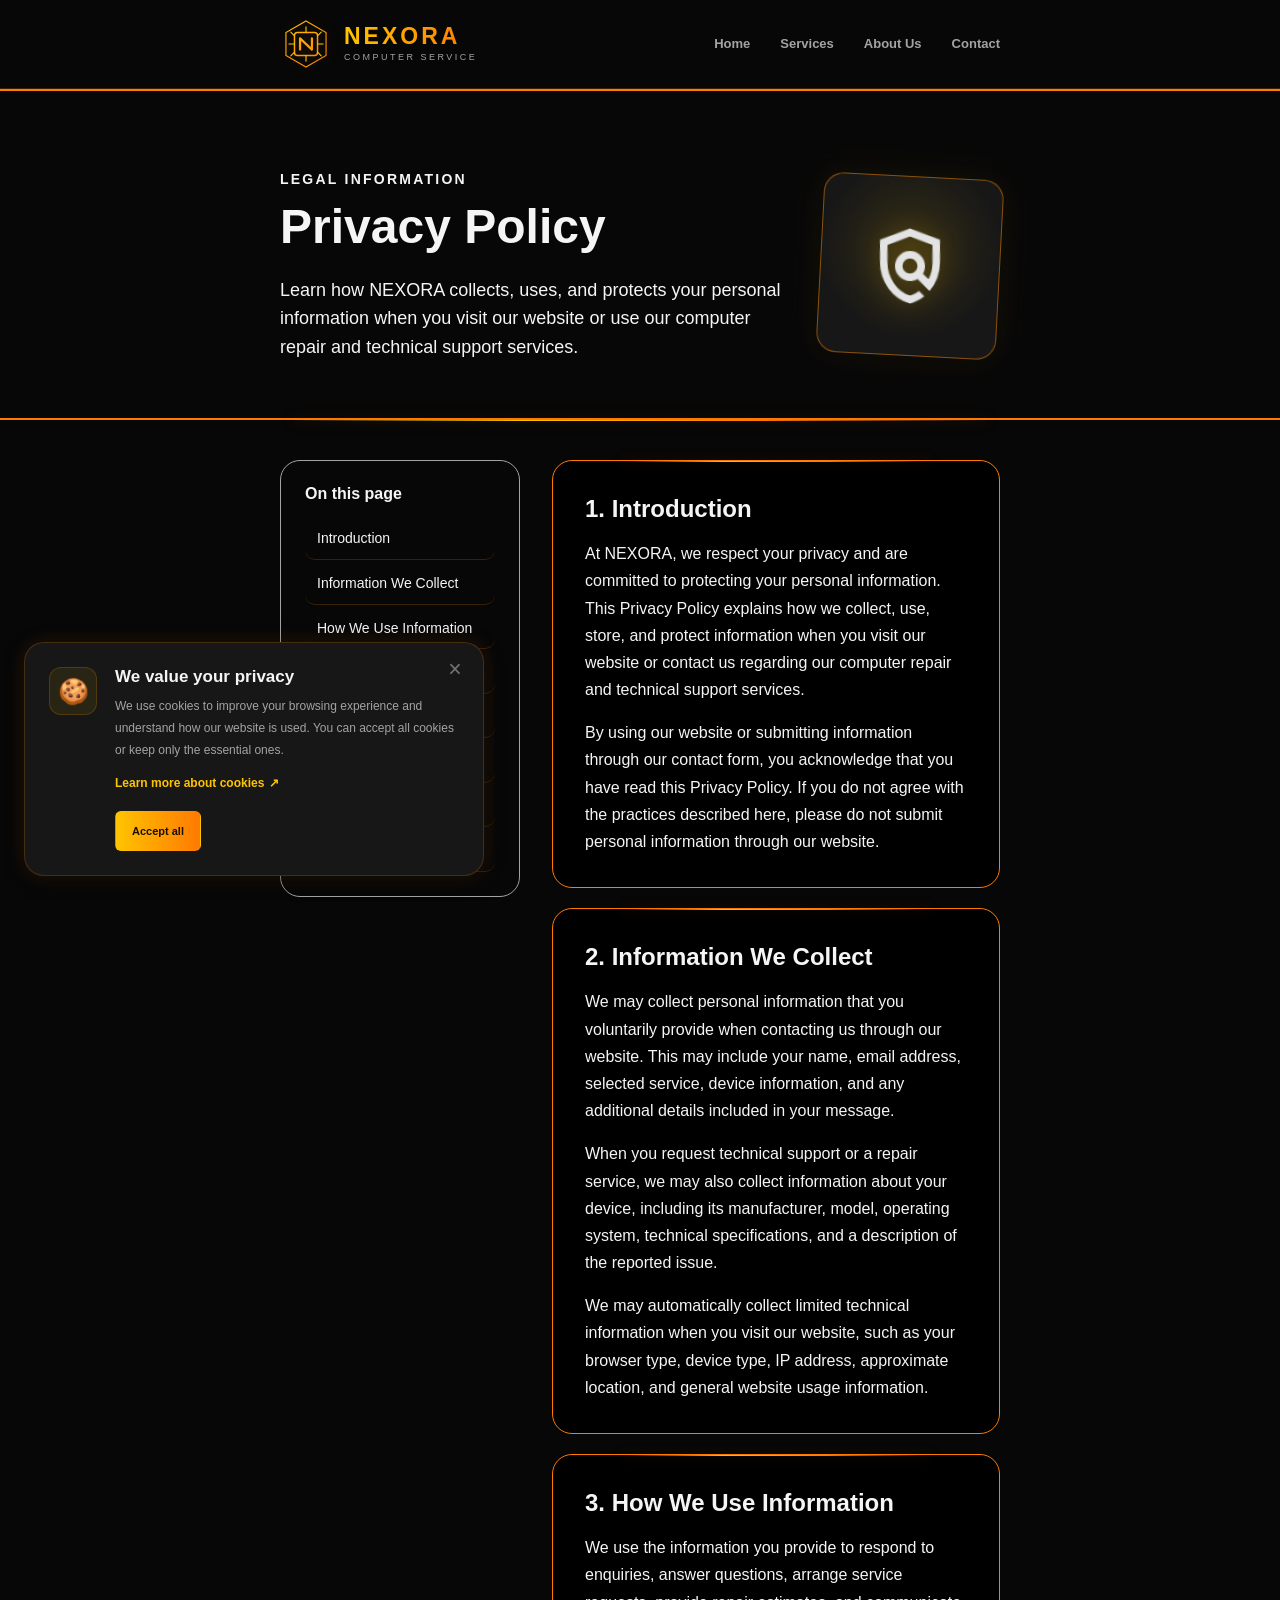
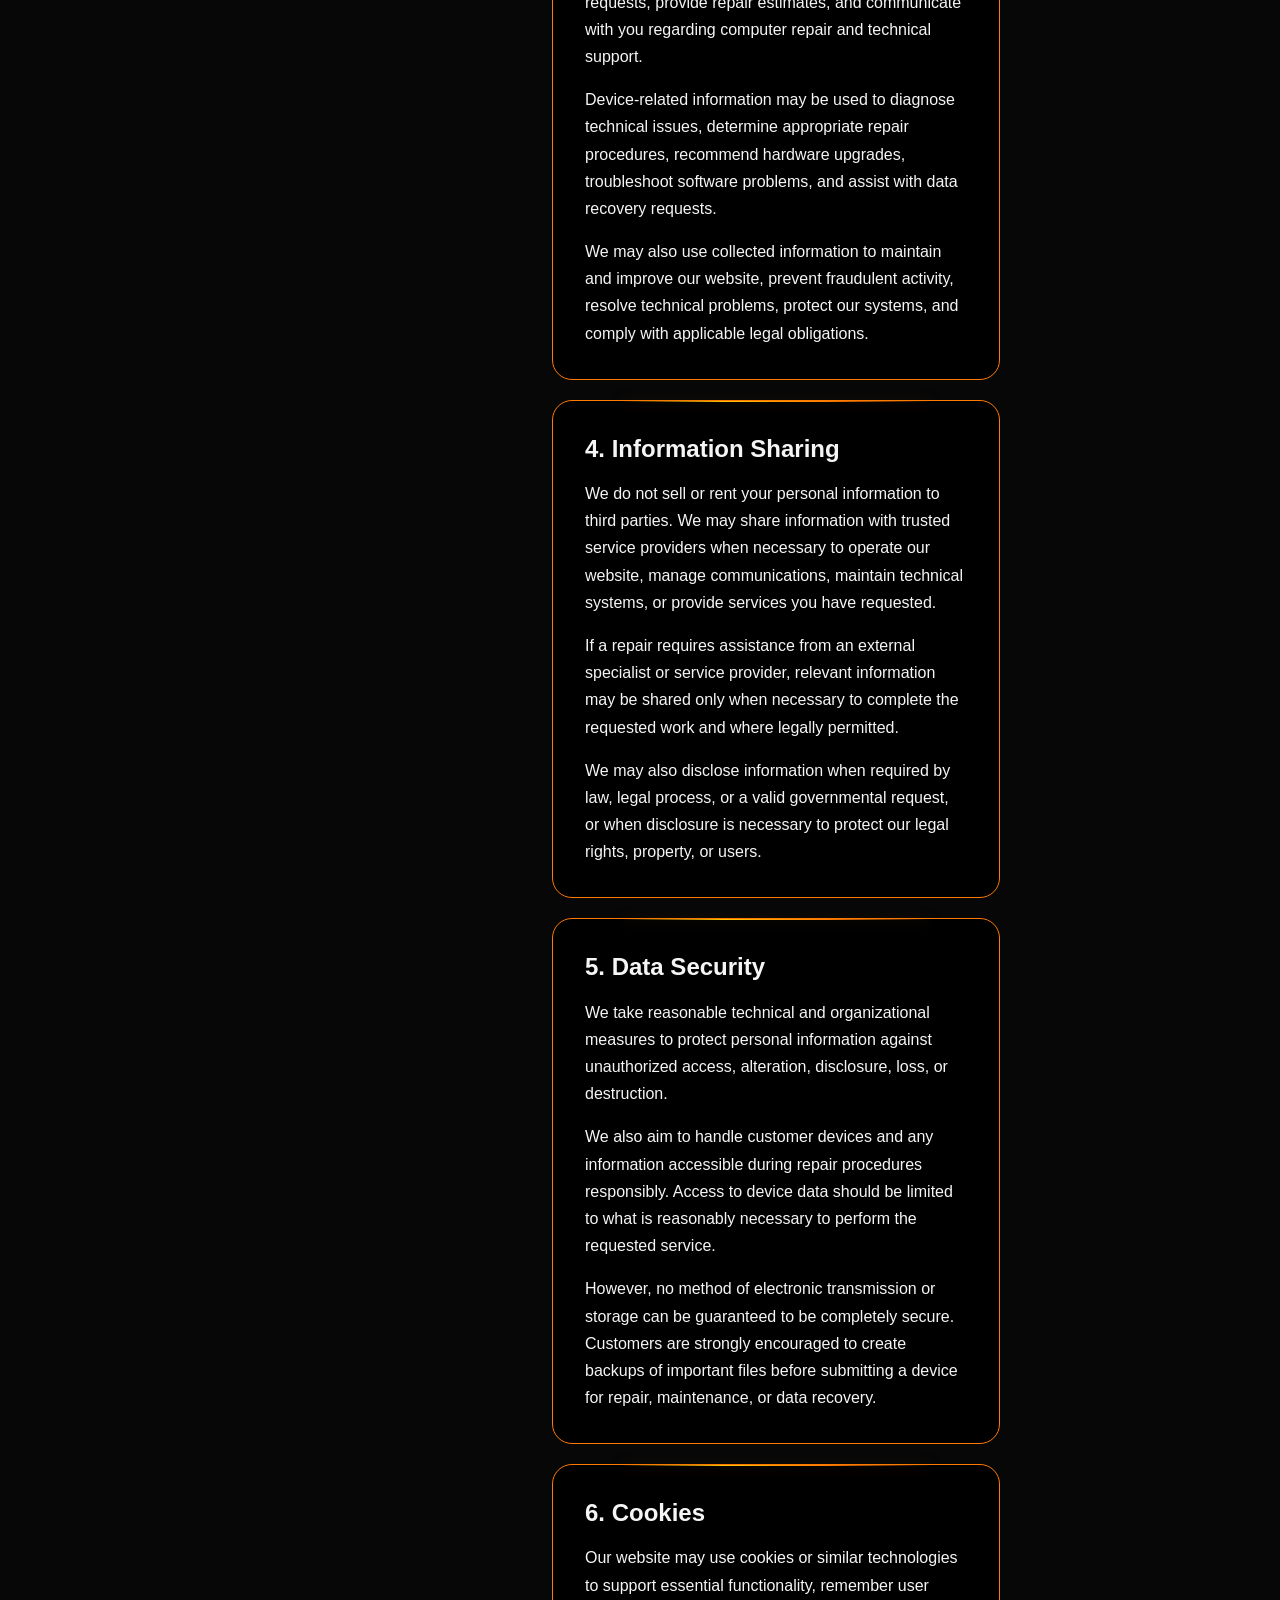
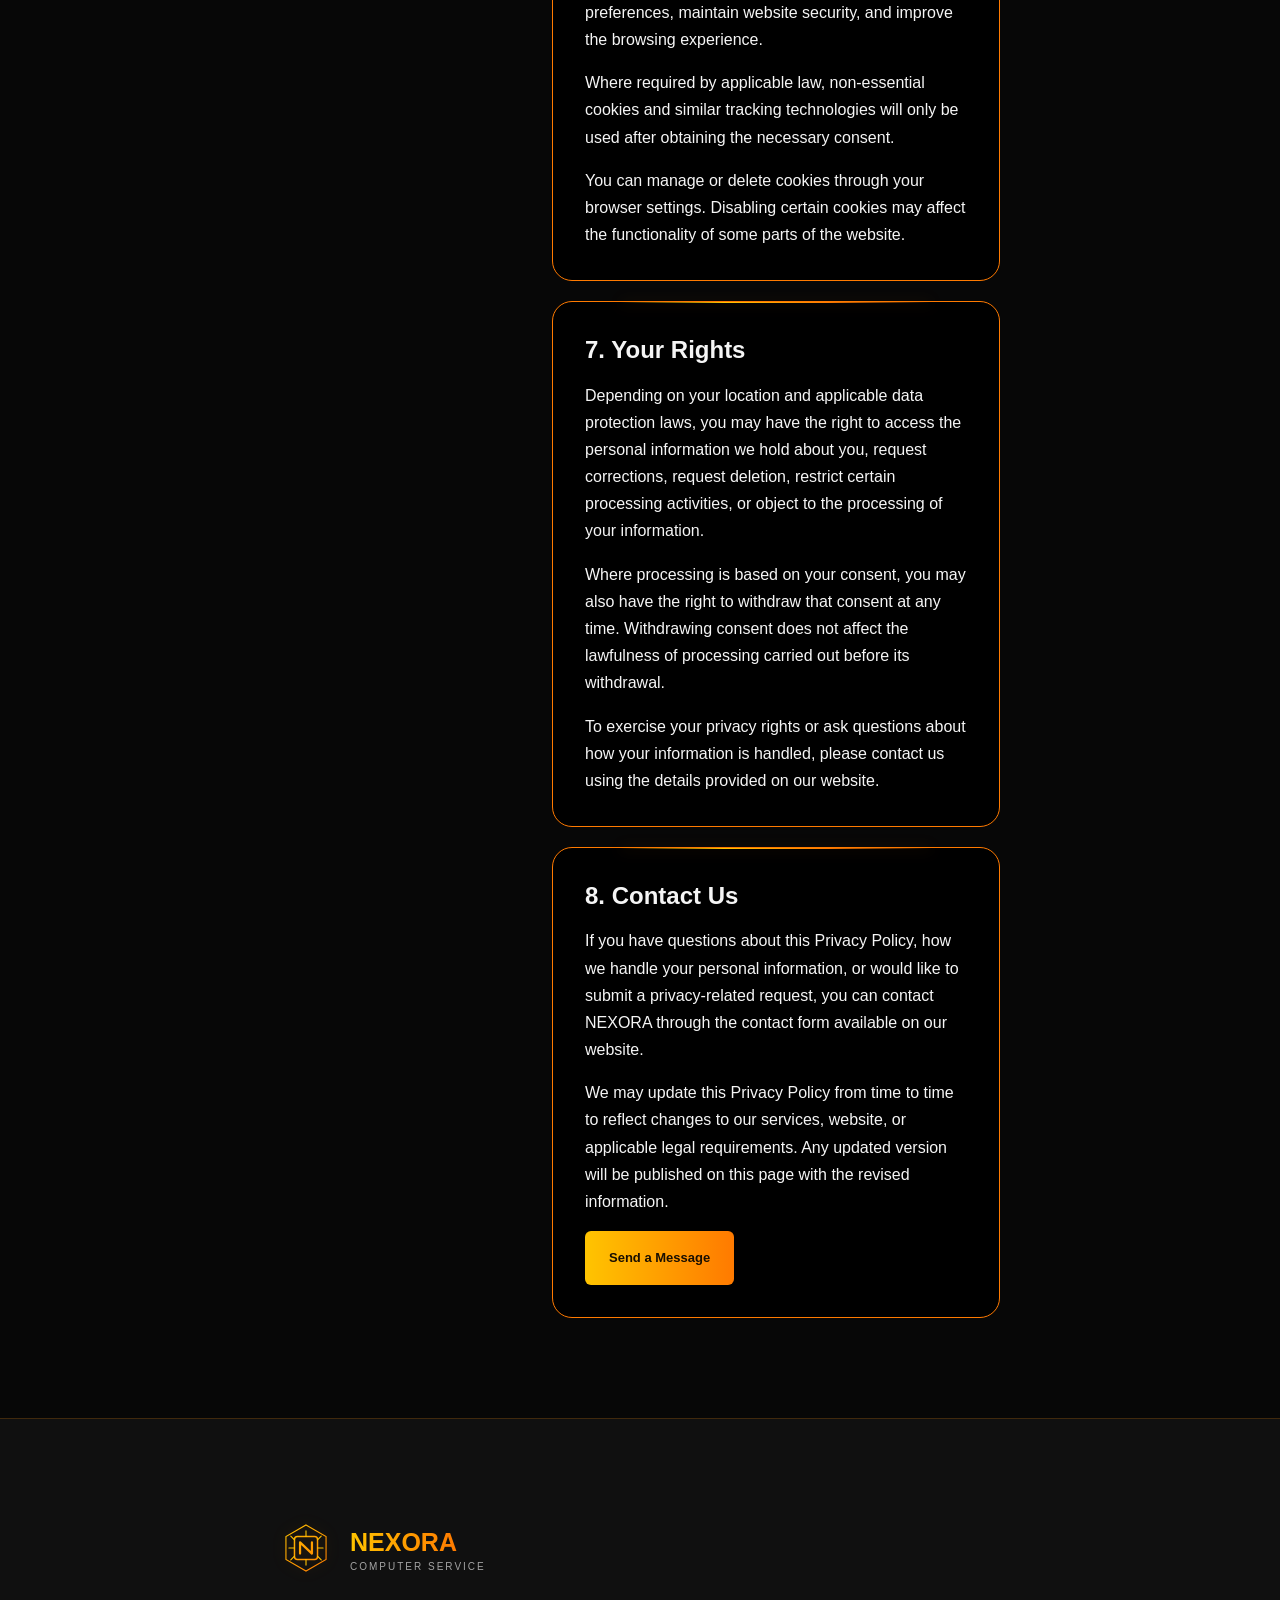
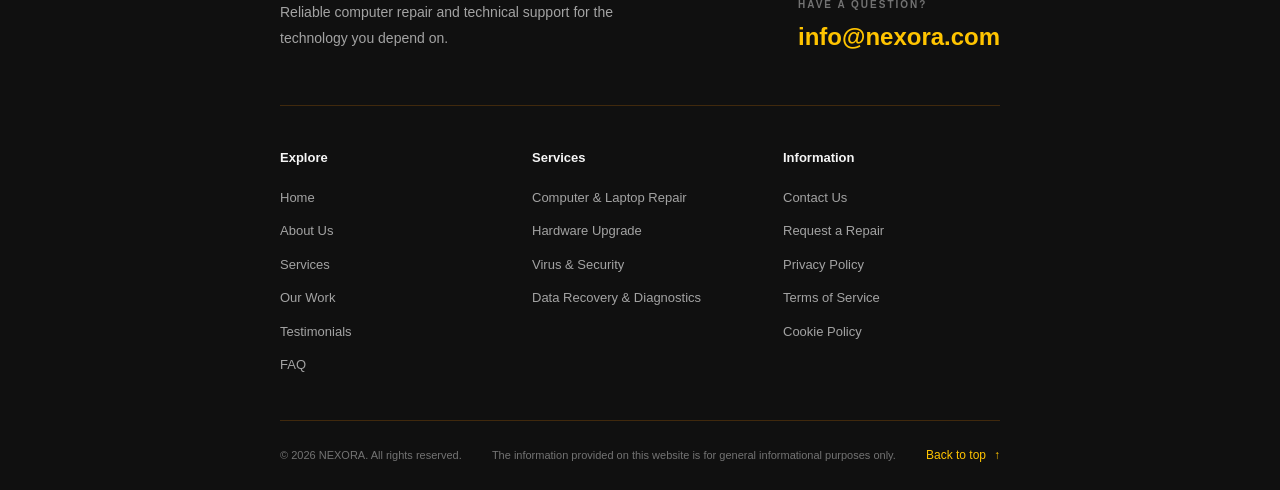
<file: pages/privacy-policy.html>
<!doctype html>
<html lang="en">
  <head>
    <meta charset="UTF-8" />
    <meta name="viewport" content="width=device-width, initial-scale=1.0" />

    <link rel="icon" href="../image/favicon.ico" sizes="any" />
    <link
      rel="icon"
      sizes="32x32"
      type="image/png"
      href="../image/favicon.png"
    />
    <link
      rel="stylesheet"
      href="https://cdnjs.cloudflare.com/ajax/libs/modern-normalize/3.0.1/modern-normalize.min.css"
    />
    <script>
      document.documentElement.classList.add("js");
    </script>
    <link rel="stylesheet" href="../style/style.css" />
    <link rel="stylesheet" href="../style/privacy.css" />

    <title data-privacy-title>Privacy Policy | NEXORA</title>
  </head>

  <body data-page="privacy">
    <div class="preloader" id="preloader">
      <div class="preloader-content">
        <div class="preloader-logo"><span data-logo>NEXORA .</span></div>

        <div class="preloader-loader">
          <span></span>
        </div>

        <p class="preloader-text">Preparing your experience...</p>
      </div>
    </div>

    <div
      class="cookie-consent"
      id="cookieConsent"
      role="dialog"
      aria-labelledby="cookie-title"
      aria-describedby="cookie-description"
      aria-modal="false"
      hidden
    >
      <div class="cookie-icon" aria-hidden="true">🍪</div>

      <div class="cookie-content">
        <h2 class="cookie-title" id="cookie-title">We value your privacy</h2>

        <p class="cookie-description" id="cookie-description">
          We use cookies to improve your browsing experience and understand how
          our website is used. You can accept all cookies or keep only the
          essential ones.
        </p>

        <a href="./cookies.html" class="cookie-link">
          Learn more about cookies
          <span aria-hidden="true">↗</span>
        </a>

        <div class="cookie-actions">
          <button
            class="cookie-button cookie-button-primary"
            type="button"
            id="acceptCookies"
          >
            Accept all
          </button>
        </div>
      </div>

      <button
        class="cookie-close"
        type="button"
        id="closeCookies"
        aria-label="Close cookie notice"
      >
        &times;
      </button>
    </div>

    <header class="header" id="top">
      <div class="container">
        <a href="../index.html" class="header-brand" aria-label="Nexora home">
          <svg
            class="header-logo-icon"
            width="64"
            height="64"
            viewBox="0 0 140 140"
            fill="none"
            xmlns="http://www.w3.org/2000/svg"
            aria-hidden="true"
          >
            <path
              d="M70 8L124 39V101L70 132L16 101V39L70 8Z"
              stroke="url(#header-logo-gradient)"
              stroke-width="3"
            />
            <rect
              x="39"
              y="39"
              width="62"
              height="62"
              rx="8"
              stroke="url(#header-logo-gradient)"
              stroke-width="4"
            />
            <path
              d="M70 24V39M70 101V116M24 70H39M101 70H116
          M39 48L29 38M101 48L111 38
          M39 92L29 102M101 92L111 102"
              stroke="#FFC400"
              stroke-width="3"
              stroke-linecap="round"
            />
            <path
              d="M54 85V55L86 85V55"
              stroke="url(#header-logo-gradient)"
              stroke-width="6"
              stroke-linecap="round"
              stroke-linejoin="round"
            />
            <defs>
              <linearGradient
                id="header-logo-gradient"
                x1="16"
                y1="8"
                x2="124"
                y2="132"
                gradientUnits="userSpaceOnUse"
              >
                <stop stop-color="#FFC400" />
                <stop offset="1" stop-color="#FF7A00" />
              </linearGradient>
            </defs>
          </svg>

          <span class="header-brand-info">
            <span class="header-company-name" data-logo>NEXORA</span>
            <span class="header-subtitle">COMPUTER SERVICE</span>
          </span>
        </a>

        <nav class="header-nav" aria-label="Main navigation">
          <ul class="header-list">
            <li>
              <a href="../index.html" class="header-link" aria-current="page">
                Home
              </a>
            </li>
            <li>
              <a href="../index.html#services" class="header-link">Services</a>
            </li>
            <li>
              <a href="../index.html#about" class="header-link">About Us</a>
            </li>
            <li>
              <a href="./contact.html" class="header-link">Contact</a>
            </li>
          </ul>
        </nav>
      </div>
    </header>

    <main id="main">
      <section class="legal-hero">
        <div class="container policy-container">
          <div class="legal-hero-content">
            <p class="legal-hero-label" data-animation="label">
              Legal Information
            </p>

            <h1 class="legal-hero-title" data-animation="title">
              <span class="title-line">
                <span class="title-line-inner">Privacy Policy</span>
              </span>
            </h1>

            <p class="legal-hero-description" data-animation="description">
              <span class="letter-animation">
                Learn how <span data-logo>NEXORA</span> collects, uses, and
                protects your personal information when you visit our website or
                use our computer repair and technical support services.
              </span>
            </p>
          </div>

          <div class="legal-hero-icon">
            <svg width="108" height="108" aria-hidden="true">
              <use href="../image/sprite.svg#icon-policy"></use>
            </svg>
          </div>
        </div>
      </section>

      <section class="legal-section" data-animation="section">
        <div class="container">
          <div class="legal-layout">
            <aside class="legal-sidebar">
              <p class="legal-sidebar-title" data-animation="description">
                On this page
              </p>

              <nav class="legal-sidebar-nav">
                <a href="#introduction">Introduction</a>
                <a href="#information">Information We Collect</a>
                <a href="#use">How We Use Information</a>
                <a href="#sharing">Information Sharing</a>
                <a href="#security">Data Security</a>
                <a href="#cookies">Cookies</a>
                <a href="#rights">Your Rights</a>
                <a href="#contact">Contact Us</a>
              </nav>
            </aside>

            <div class="legal-content">
              <article
                class="legal-card"
                id="introduction"
                data-animation="section"
              >
                <h2 data-animation="title">1. Introduction</h2>

                <p data-animation="description">
                  At <span data-logo>NEXORA</span>, we respect your privacy and
                  are committed to protecting your personal information. This
                  Privacy Policy explains how we collect, use, store, and
                  protect information when you visit our website or contact us
                  regarding our computer repair and technical support services.
                </p>

                <p data-animation="description">
                  By using our website or submitting information through our
                  contact form, you acknowledge that you have read this Privacy
                  Policy. If you do not agree with the practices described here,
                  please do not submit personal information through our website.
                </p>
              </article>

              <article
                class="legal-card"
                id="information"
                data-animation="section"
              >
                <h2 data-animation="title">2. Information We Collect</h2>

                <p data-animation="description">
                  We may collect personal information that you voluntarily
                  provide when contacting us through our website. This may
                  include your name, email address, selected service, device
                  information, and any additional details included in your
                  message.
                </p>

                <p data-animation="description">
                  When you request technical support or a repair service, we may
                  also collect information about your device, including its
                  manufacturer, model, operating system, technical
                  specifications, and a description of the reported issue.
                </p>

                <p data-animation="description">
                  We may automatically collect limited technical information
                  when you visit our website, such as your browser type, device
                  type, IP address, approximate location, and general website
                  usage information.
                </p>
              </article>

              <article class="legal-card" id="use" data-animation="section">
                <h2 data-animation="title">3. How We Use Information</h2>

                <p data-animation="description">
                  We use the information you provide to respond to enquiries,
                  answer questions, arrange service requests, provide repair
                  estimates, and communicate with you regarding computer repair
                  and technical support.
                </p>

                <p data-animation="description">
                  Device-related information may be used to diagnose technical
                  issues, determine appropriate repair procedures, recommend
                  hardware upgrades, troubleshoot software problems, and assist
                  with data recovery requests.
                </p>

                <p data-animation="description">
                  We may also use collected information to maintain and improve
                  our website, prevent fraudulent activity, resolve technical
                  problems, protect our systems, and comply with applicable
                  legal obligations.
                </p>
              </article>

              <article class="legal-card" id="sharing" data-animation="section">
                <h2 data-animation="title">4. Information Sharing</h2>

                <p data-animation="description">
                  We do not sell or rent your personal information to third
                  parties. We may share information with trusted service
                  providers when necessary to operate our website, manage
                  communications, maintain technical systems, or provide
                  services you have requested.
                </p>

                <p data-animation="description">
                  If a repair requires assistance from an external specialist or
                  service provider, relevant information may be shared only when
                  necessary to complete the requested work and where legally
                  permitted.
                </p>

                <p data-animation="description">
                  We may also disclose information when required by law, legal
                  process, or a valid governmental request, or when disclosure
                  is necessary to protect our legal rights, property, or users.
                </p>
              </article>

              <article
                class="legal-card"
                id="security"
                data-animation="section"
              >
                <h2 data-animation="title">5. Data Security</h2>

                <p data-animation="description">
                  We take reasonable technical and organizational measures to
                  protect personal information against unauthorized access,
                  alteration, disclosure, loss, or destruction.
                </p>

                <p data-animation="description">
                  We also aim to handle customer devices and any information
                  accessible during repair procedures responsibly. Access to
                  device data should be limited to what is reasonably necessary
                  to perform the requested service.
                </p>

                <p data-animation="description">
                  However, no method of electronic transmission or storage can
                  be guaranteed to be completely secure. Customers are strongly
                  encouraged to create backups of important files before
                  submitting a device for repair, maintenance, or data recovery.
                </p>
              </article>

              <article class="legal-card" id="cookies" data-animation="section">
                <h2 data-animation="title">6. Cookies</h2>

                <p data-animation="description">
                  Our website may use cookies or similar technologies to support
                  essential functionality, remember user preferences, maintain
                  website security, and improve the browsing experience.
                </p>

                <p data-animation="description">
                  Where required by applicable law, non-essential cookies and
                  similar tracking technologies will only be used after
                  obtaining the necessary consent.
                </p>

                <p data-animation="description">
                  You can manage or delete cookies through your browser
                  settings. Disabling certain cookies may affect the
                  functionality of some parts of the website.
                </p>
              </article>

              <article class="legal-card" id="rights" data-animation="section">
                <h2 data-animation="title">7. Your Rights</h2>

                <p data-animation="description">
                  Depending on your location and applicable data protection
                  laws, you may have the right to access the personal
                  information we hold about you, request corrections, request
                  deletion, restrict certain processing activities, or object to
                  the processing of your information.
                </p>

                <p data-animation="description">
                  Where processing is based on your consent, you may also have
                  the right to withdraw that consent at any time. Withdrawing
                  consent does not affect the lawfulness of processing carried
                  out before its withdrawal.
                </p>

                <p data-animation="description">
                  To exercise your privacy rights or ask questions about how
                  your information is handled, please contact us using the
                  details provided on our website.
                </p>
              </article>

              <article class="legal-card" id="contact" data-animation="section">
                <h2 data-animation="title">8. Contact Us</h2>

                <p data-animation="description">
                  If you have questions about this Privacy Policy, how we handle
                  your personal information, or would like to submit a
                  privacy-related request, you can contact
                  <span data-logo>NEXORA</span> through the contact form
                  available on our website.
                </p>

                <p data-animation="description">
                  We may update this Privacy Policy from time to time to reflect
                  changes to our services, website, or applicable legal
                  requirements. Any updated version will be published on this
                  page with the revised information.
                </p>

                <a href="./contact.html" class="hero-button">
                  Send a Message
                </a>
              </article>
            </div>
          </div>
        </div>
      </section>
    </main>

    <footer class="footer">
      <div class="container">
        <div class="footer-main">
          <div class="footer-brand" data-animation="card">
            <div class="footer-brand-top">
              <a
                href="../index.html"
                class="footer-logo"
                aria-label="Nexora home"
              >
                <svg
                  class="header-logo-icon"
                  width="140"
                  height="140"
                  viewBox="0 0 140 140"
                  fill="none"
                  xmlns="http://www.w3.org/2000/svg"
                  aria-hidden="true"
                >
                  <path
                    d="M70 8L124 39V101L70 132L16 101V39L70 8Z"
                    stroke="url(#footer-logo-gradient)"
                    stroke-width="3"
                  />

                  <rect
                    x="39"
                    y="39"
                    width="62"
                    height="62"
                    rx="8"
                    stroke="url(#footer-logo-gradient)"
                    stroke-width="4"
                  />

                  <path
                    d="M70 24V39M70 101V116M24 70H39M101 70H116
                   M39 48L29 38M101 48L111 38
                   M39 92L29 102M101 92L111 102"
                    stroke="#FFC400"
                    stroke-width="3"
                    stroke-linecap="round"
                  />

                  <path
                    d="M54 85V55L86 85V55"
                    stroke="url(#footer-logo-gradient)"
                    stroke-width="6"
                    stroke-linecap="round"
                    stroke-linejoin="round"
                  />

                  <defs>
                    <linearGradient
                      id="footer-logo-gradient"
                      x1="16"
                      y1="8"
                      x2="124"
                      y2="132"
                      gradientUnits="userSpaceOnUse"
                    >
                      <stop stop-color="#FFC400" />
                      <stop offset="1" stop-color="#FF7A00" />
                    </linearGradient>
                  </defs>
                </svg>
              </a>

              <div class="footer-brand-info">
                <a href="../index.html" class="footer-company-name">
                  <span data-logo>NEXORA</span>
                </a>
                <p class="footer-subtitle">COMPUTER SERVICE</p>
              </div>
            </div>

            <p class="footer-brand-description">
              Reliable computer repair and technical support for the technology
              you depend on.
            </p>
          </div>

          <div class="footer-contact" data-animation="card">
            <span class="footer-eyebrow">HAVE A QUESTION?</span>
            <a href="mailto:info@nexora.com" class="footer-email" data-email>
              info@nexora.com
              <span aria-hidden="true">↗</span>
            </a>
          </div>
        </div>

        <div class="footer-navigation">
          <div class="footer-column" data-animation="card">
            <h3 class="footer-heading">Explore</h3>
            <ul class="footer-list">
              <li><a href="../index.html">Home</a></li>
              <li><a href="../index.html#about">About Us</a></li>
              <li><a href="../index.html#services">Services</a></li>
              <li><a href="../index.html#our-work">Our Work</a></li>
              <li><a href="../index.html#testimonials">Testimonials</a></li>
              <li><a href="../index.html#faq">FAQ</a></li>
            </ul>
          </div>

          <div class="footer-column" data-animation="card">
            <h3 class="footer-heading">Services</h3>
            <ul class="footer-list">
              <li>
                <a href="./computer-repair.html">Computer & Laptop Repair</a>
              </li>
              <li>
                <a href="./hardware-upgrade.html">Hardware Upgrade</a>
              </li>
              <li><a href="./security.html">Virus & Security</a></li>
              <li>
                <a href="./data.html">Data Recovery & Diagnostics</a>
              </li>
            </ul>
          </div>

          <div class="footer-column" data-animation="card">
            <h3 class="footer-heading">Information</h3>
            <ul class="footer-list">
              <li><a href="./contact.html">Contact Us</a></li>
              <li>
                <a href="./contact.html#contact">Request a Repair</a>
              </li>
              <li><a href="./privacy-policy.html">Privacy Policy</a></li>
              <li><a href="./terms.html">Terms of Service</a></li>
              <li><a href="./cookies.html">Cookie Policy</a></li>
            </ul>
          </div>
        </div>

        <div class="footer-bottom">
          <p class="footer-copyright">
            © 2026 <span data-logo>NEXORA</span>. All rights reserved.
          </p>

          <p class="footer-disclaimer" data-disclaimer>
            All services are subject to inspection and availability. Data
            recovery results are not guaranteed.
          </p>

          <a href="#top" class="footer-back-to-top">
            Back to top <span aria-hidden="true">↑</span>
          </a>
        </div>
      </div>
    </footer>

    <script src="../js/cookie.js"></script>
    <script src="../js/loader.js"></script>
    <script src="../js/animation.js"></script>
    <script type="module" src="../js/config.js"></script>
  </body>
</html>
</file>
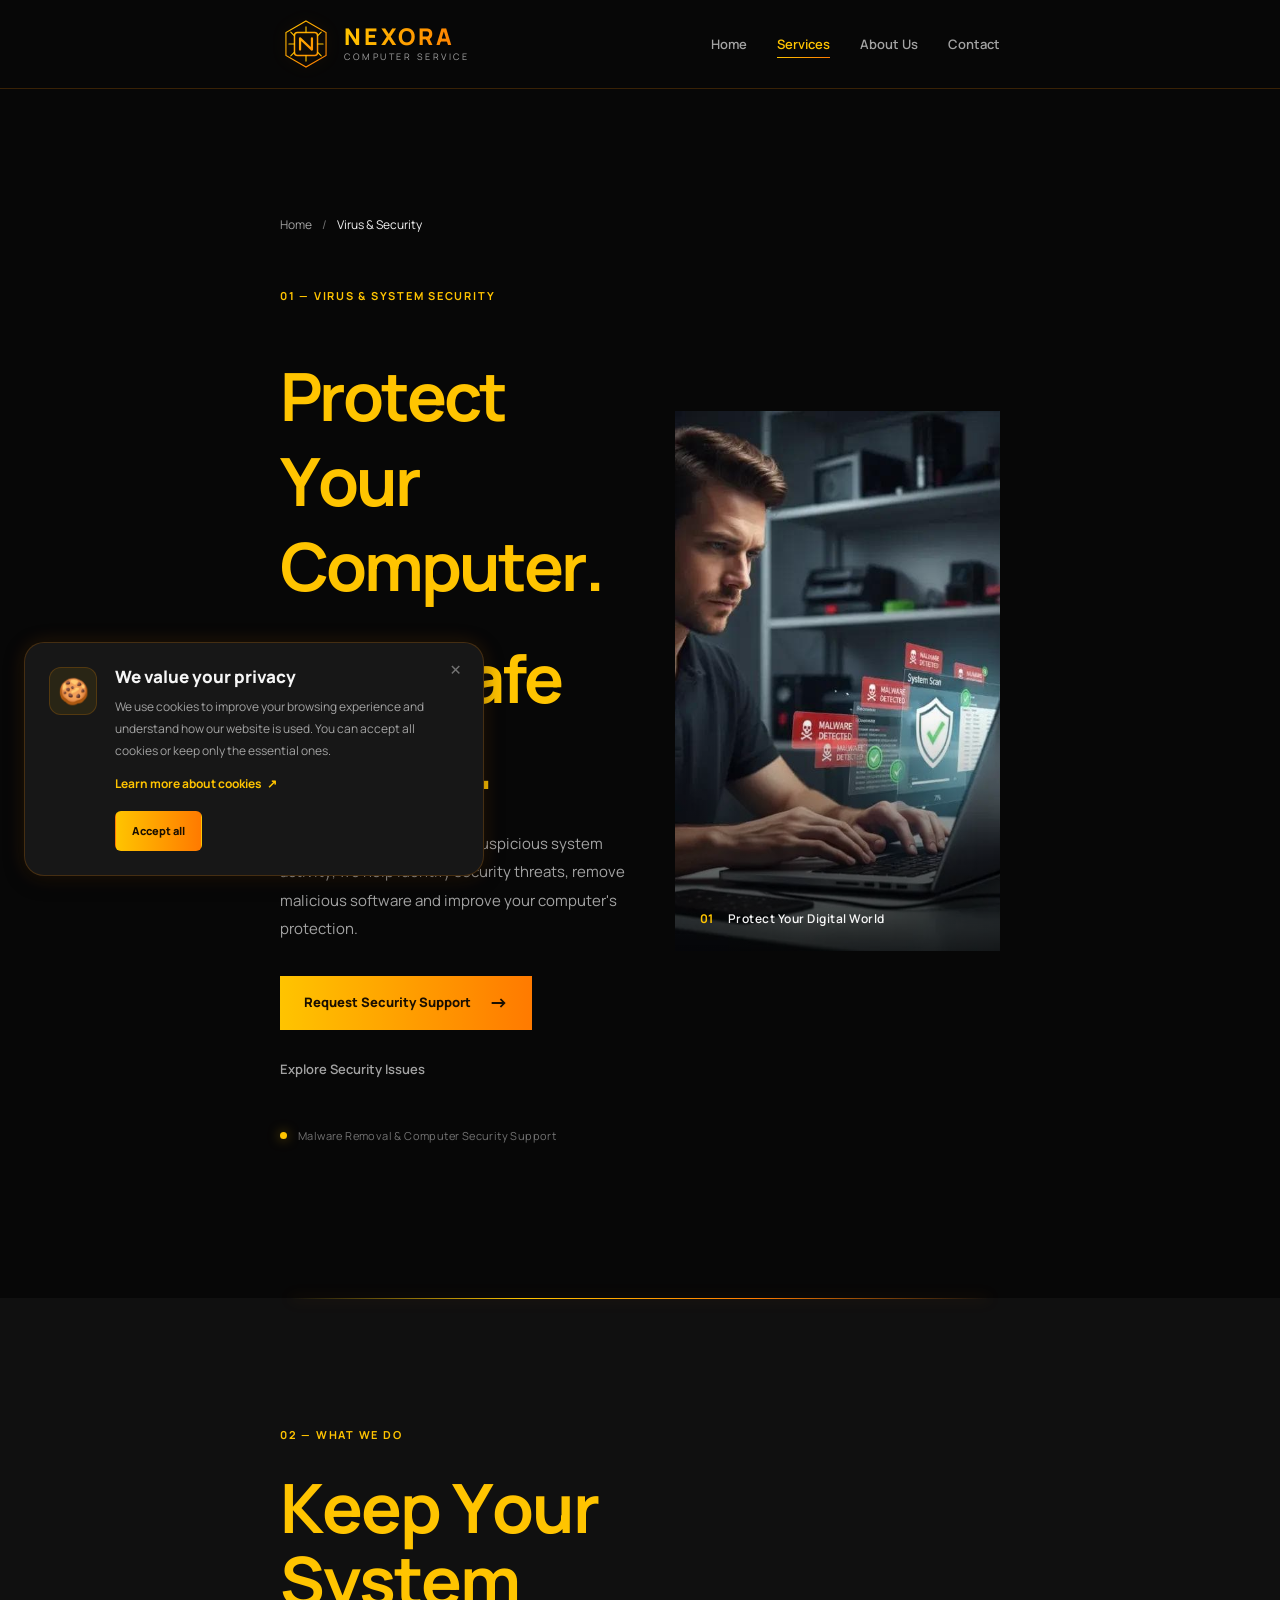
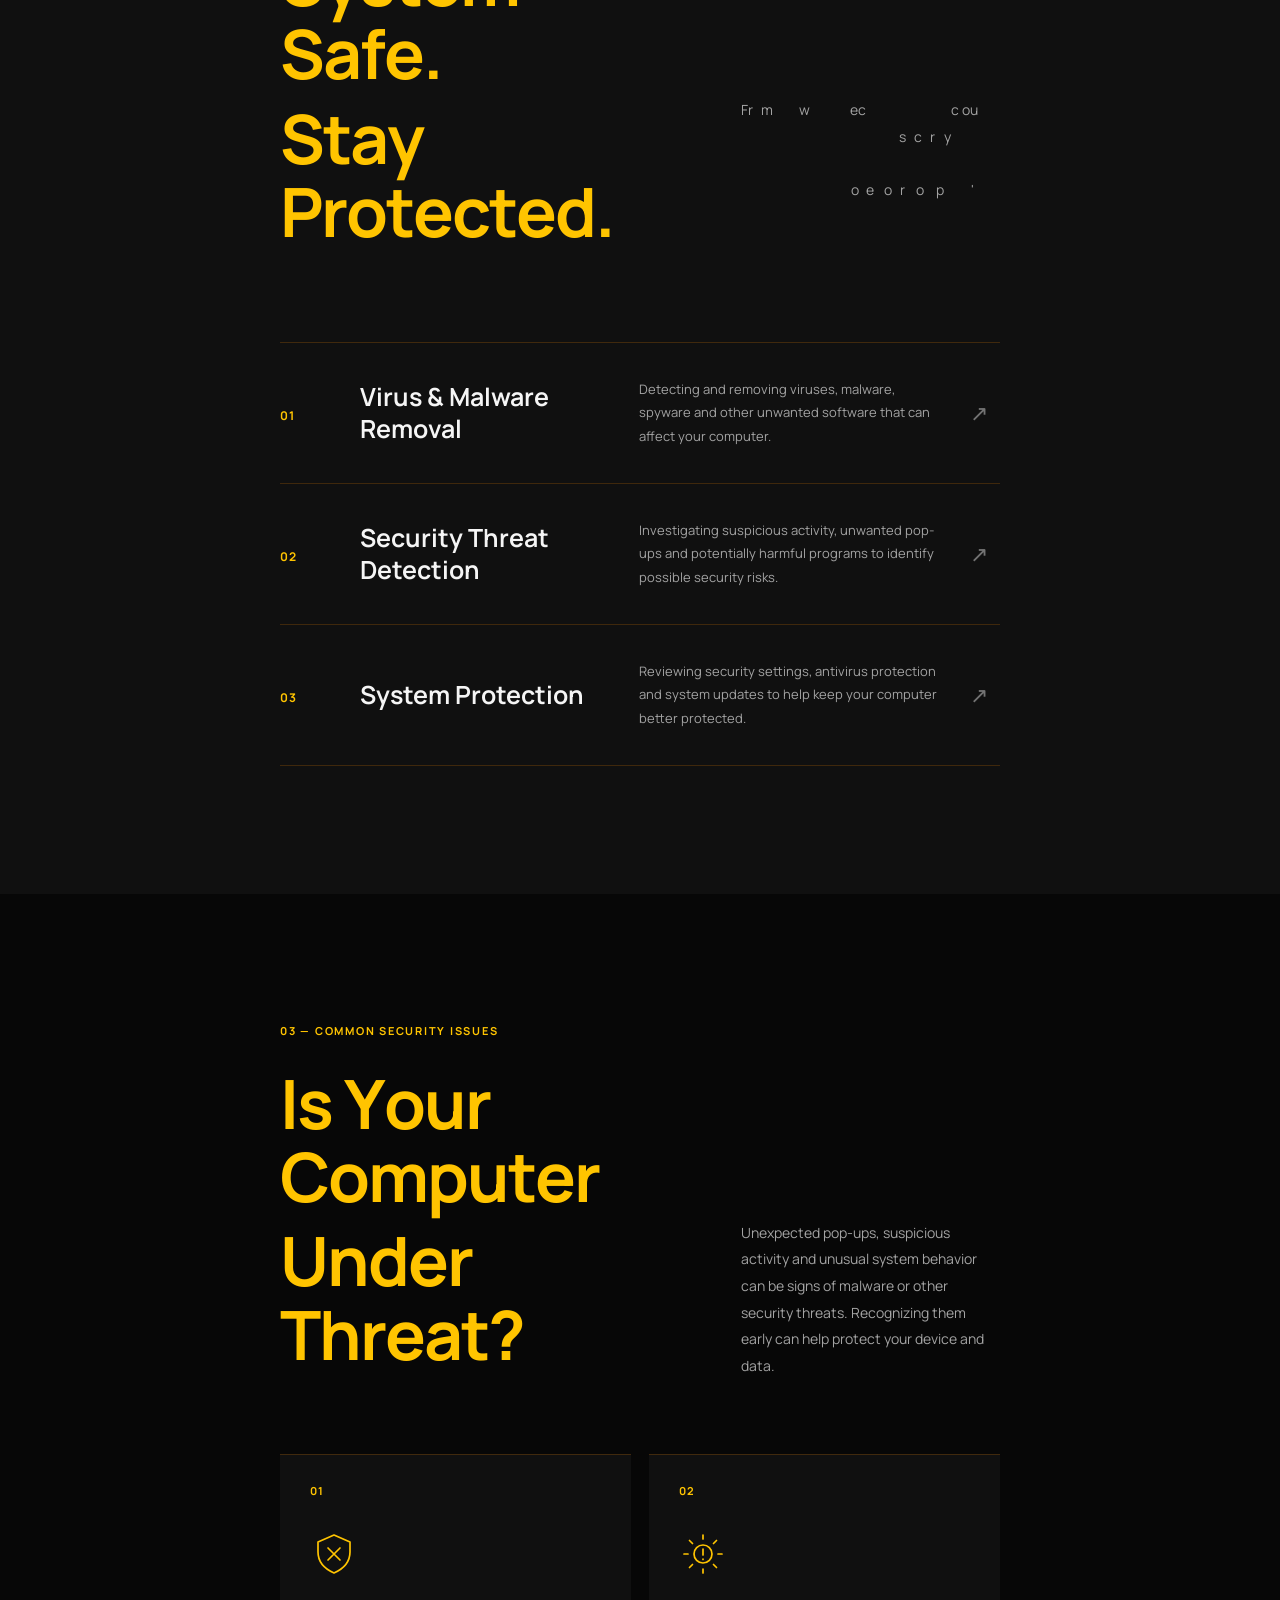
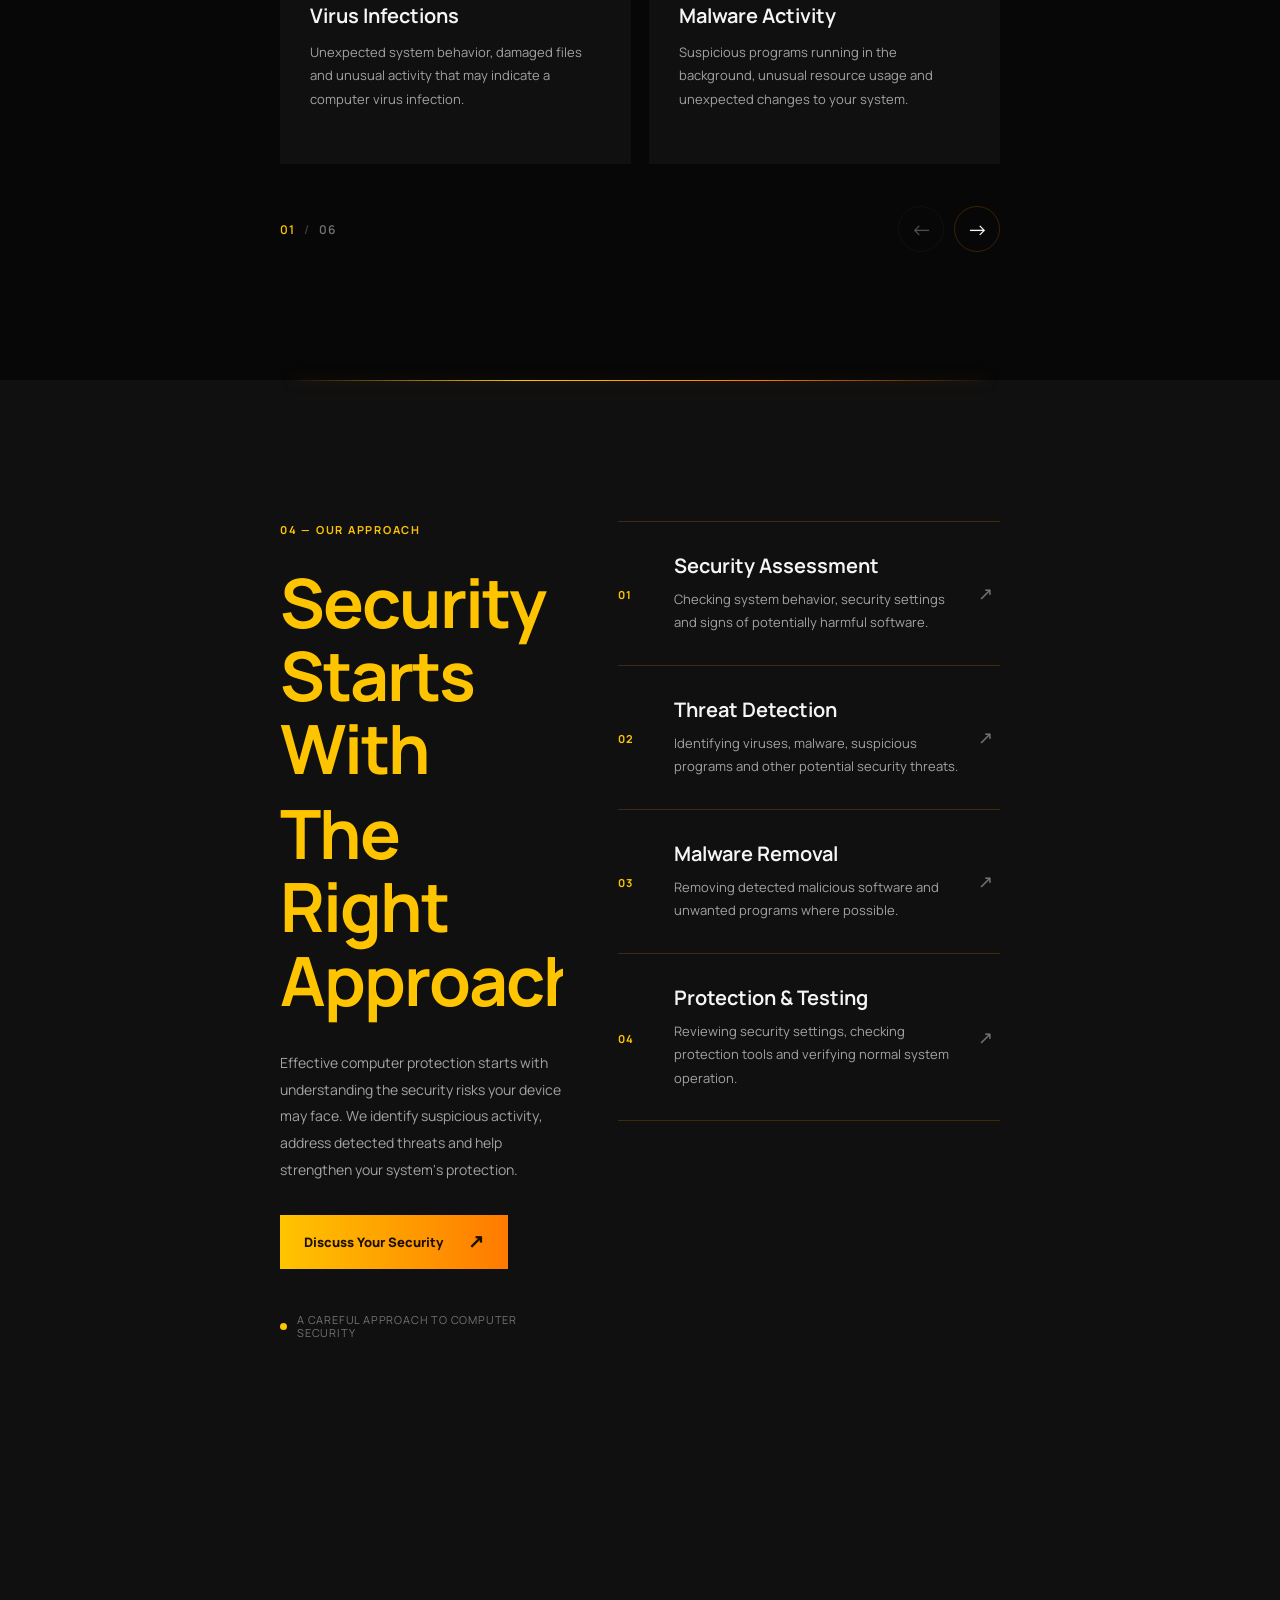
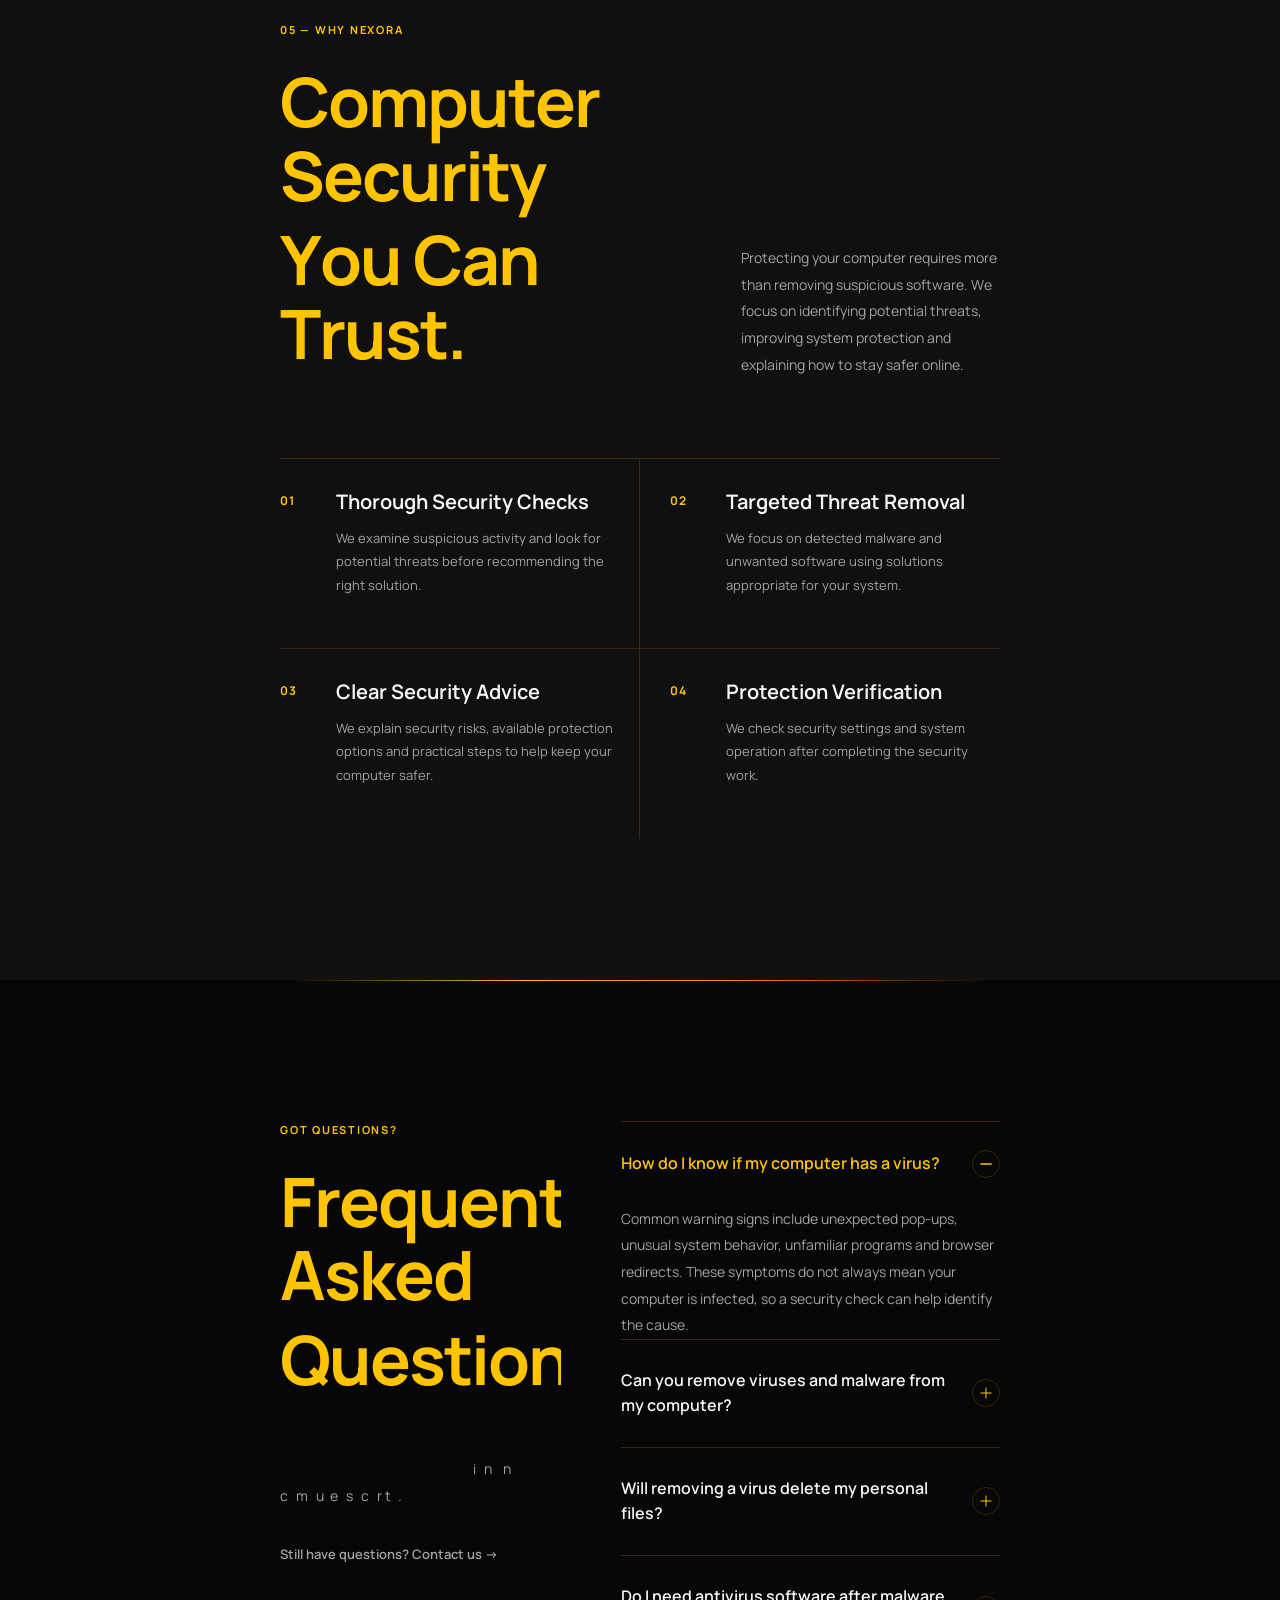
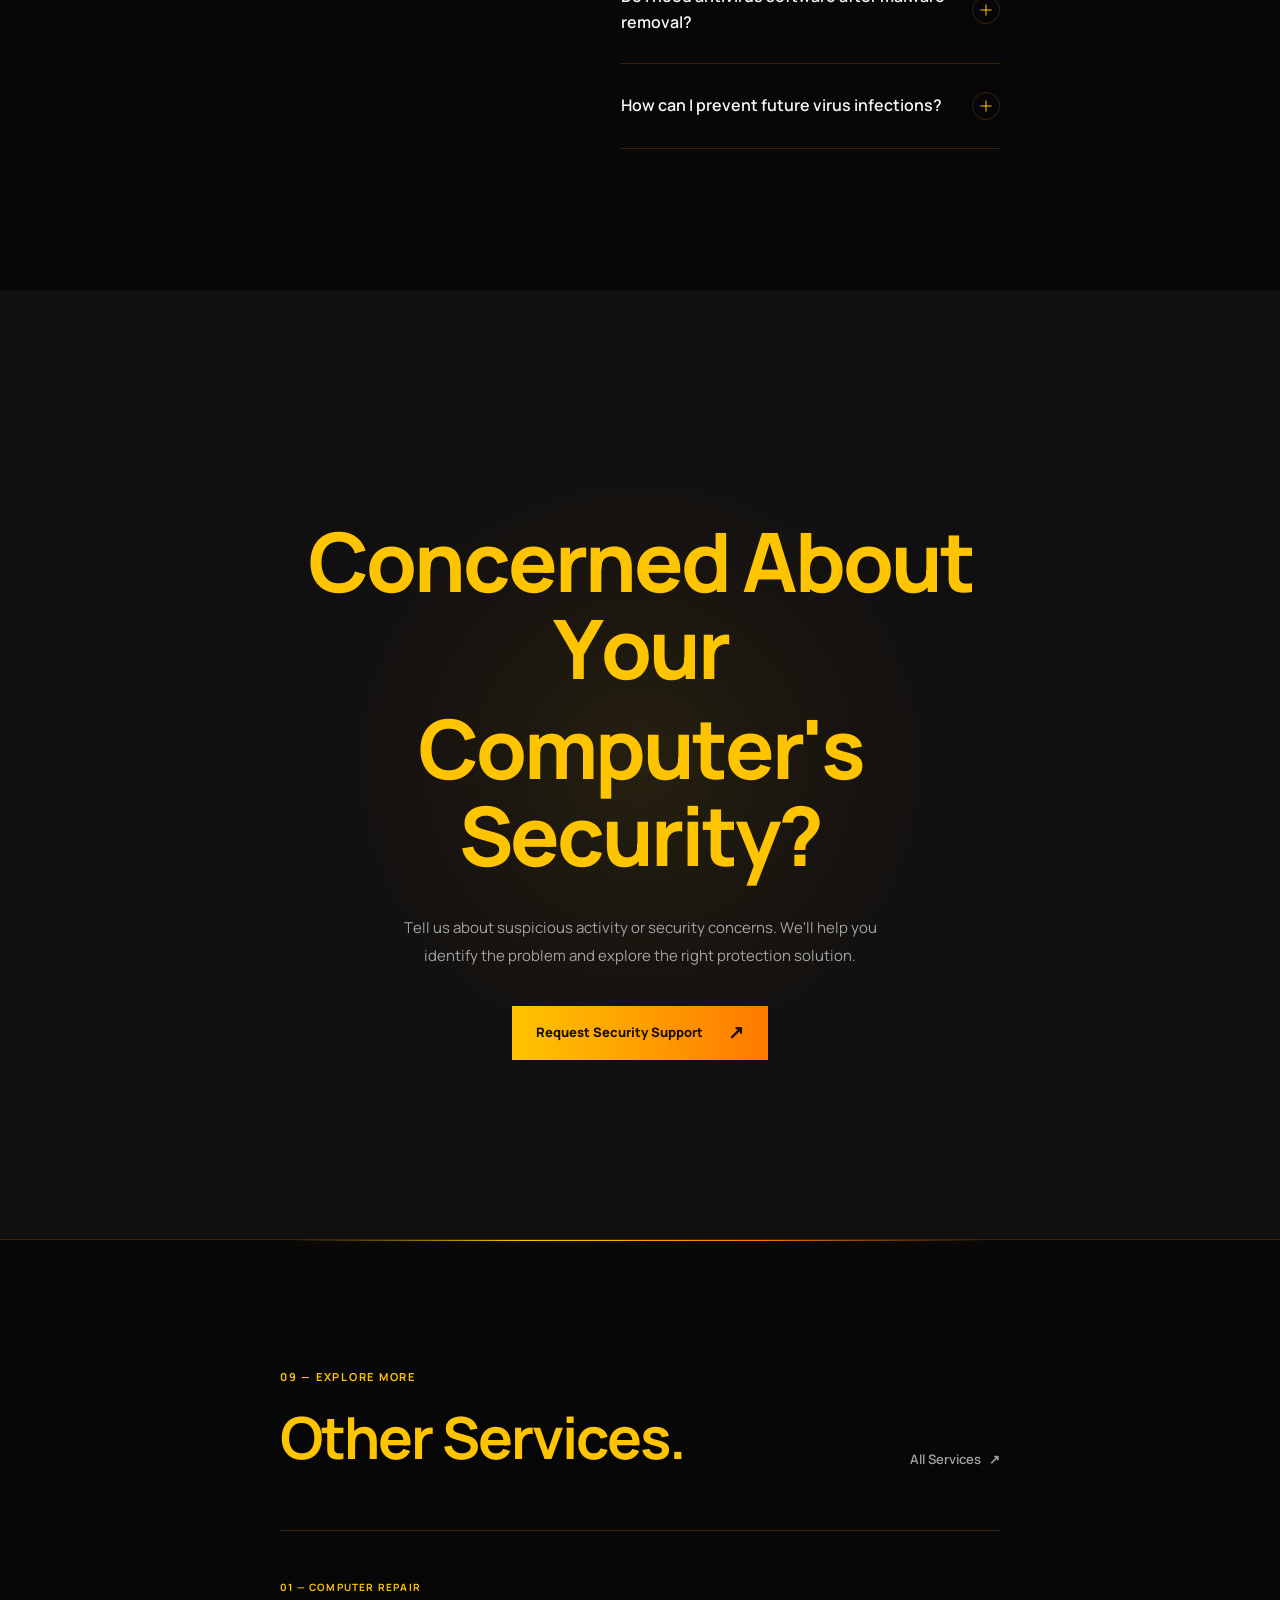
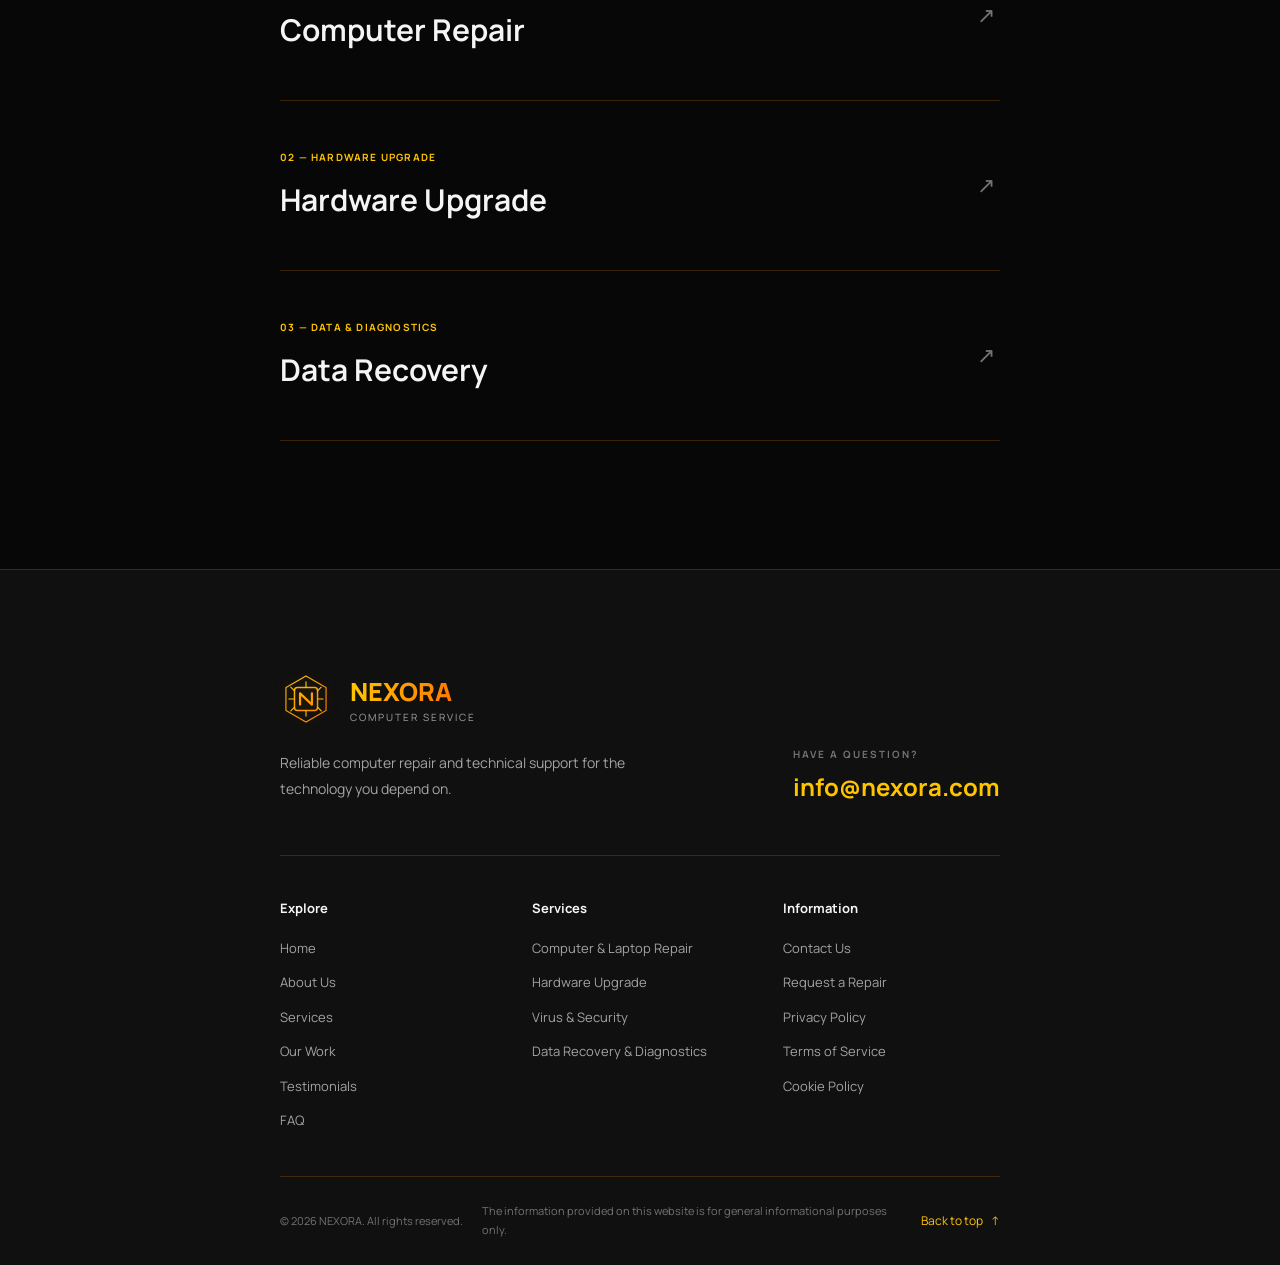
<file: pages/security.html>
<!doctype html>
<html lang="en">
  <head>
    <meta charset="UTF-8" />
    <meta name="viewport" content="width=device-width, initial-scale=1.0" />
    <link rel="icon" href="../image/favicon.ico" sizes="any" />
    <link
      rel="icon"
      sizes="32x32"
      type="image/png"
      href="../image/favicon.png"
    />
    <link
      rel="stylesheet"
      href="https://cdnjs.cloudflare.com/ajax/libs/modern-normalize/3.0.1/modern-normalize.min.css"
    />
    <link rel="stylesheet" href="../style/style.css" />
    <link rel="preconnect" href="https://fonts.googleapis.com" />
    <link rel="preconnect" href="https://fonts.gstatic.com" crossorigin />

    <link
      href="https://fonts.googleapis.com/css2?family=Manrope:wght@400;500;600;700;800&display=swap"
      rel="stylesheet"
    />
    <link rel="stylesheet" href="../style/sevice.css" />

    <script>
      document.documentElement.classList.add("js");
    </script>

    <title>Virus | Removal</title>
  </head>
  <body class="security">
    <div class="preloader" id="preloader">
      <div class="preloader-content">
        <div class="preloader-logo"><span data-logo>NEXORA .</span></div>

        <div class="preloader-loader">
          <span></span>
        </div>

        <p class="preloader-text">Preparing your experience...</p>
      </div>
    </div>

    <div
      class="cookie-consent"
      id="cookieConsent"
      role="dialog"
      aria-labelledby="cookie-title"
      aria-describedby="cookie-description"
      aria-modal="false"
      hidden
    >
      <div class="cookie-icon" aria-hidden="true">🍪</div>

      <div class="cookie-content">
        <h2 class="cookie-title" id="cookie-title">We value your privacy</h2>

        <p class="cookie-description" id="cookie-description">
          We use cookies to improve your browsing experience and understand how
          our website is used. You can accept all cookies or keep only the
          essential ones.
        </p>

        <a href="./cookies.html" class="cookie-link">
          Learn more about cookies
          <span aria-hidden="true">↗</span>
        </a>

        <div class="cookie-actions">
          <button
            class="cookie-button cookie-button-primary"
            type="button"
            id="acceptCookies"
          >
            Accept all
          </button>
        </div>
      </div>

      <button
        class="cookie-close"
        type="button"
        id="closeCookies"
        aria-label="Close cookie notice"
      >
        &times;
      </button>
    </div>
    <header class="header" id="top">
      <div class="container">
        <a href="../index.html" class="header-brand" aria-label="Nexora home">
          <svg
            class="header-logo-icon"
            width="64"
            height="64"
            viewBox="0 0 140 140"
            fill="none"
            xmlns="http://www.w3.org/2000/svg"
            aria-hidden="true"
          >
            <path
              d="M70 8L124 39V101L70 132L16 101V39L70 8Z"
              stroke="url(#header-logo-gradient)"
              stroke-width="3"
            />
            <rect
              x="39"
              y="39"
              width="62"
              height="62"
              rx="8"
              stroke="url(#header-logo-gradient)"
              stroke-width="4"
            />
            <path
              d="M70 24V39M70 101V116M24 70H39M101 70H116
          M39 48L29 38M101 48L111 38
          M39 92L29 102M101 92L111 102"
              stroke="#FFC400"
              stroke-width="3"
              stroke-linecap="round"
            />
            <path
              d="M54 85V55L86 85V55"
              stroke="url(#header-logo-gradient)"
              stroke-width="6"
              stroke-linecap="round"
              stroke-linejoin="round"
            />
            <defs>
              <linearGradient
                id="header-logo-gradient"
                x1="16"
                y1="8"
                x2="124"
                y2="132"
                gradientUnits="userSpaceOnUse"
              >
                <stop stop-color="#FFC400" />
                <stop offset="1" stop-color="#FF7A00" />
              </linearGradient>
            </defs>
          </svg>

          <span class="header-brand-info">
            <span class="header-company-name" data-logo>NEXORA</span>
            <span class="header-subtitle">COMPUTER SERVICE</span>
          </span>
        </a>

        <nav class="header-nav" aria-label="Main navigation">
          <ul class="header-list">
            <li>
              <a href="../index.html" class="header-link" aria-current="page">
                Home
              </a>
            </li>
            <li>
              <a href="../index.html#services" class="header-link active"
                >Services</a
              >
            </li>
            <li>
              <a href="../index.html#about" class="header-link">About Us</a>
            </li>
            <li>
              <a href="./contact.html" class="header-link">Contact</a>
            </li>
          </ul>
        </nav>
      </div>
    </header>

    <main class="service-page" id="main">
      <section class="service-hero-section">
        <div class="container">
          <div class="service-hero">
            <div class="service-hero-content">
              <nav class="service-breadcrumb" aria-label="Breadcrumb">
                <a href="../index.html">Home</a>
                <span>/</span>
                <span aria-current="page">Virus & Security</span>
              </nav>

              <p class="service-label" data-animation="label">
                01 — VIRUS & SYSTEM SECURITY
              </p>

              <h1 class="service-hero-title" data-animation="title">
                <span class="title-line">
                  <span class="title-line-inner">Protect Your Computer.</span>
                </span>
                <span class="title-line">
                  <span class="title-line-inner">Stay Safe Online.</span>
                </span>
              </h1>

              <p class="service-hero-description" data-animation="description">
                <span class="letter-animation">
                  From malware infections to suspicious system activity, we help
                  identify security threats, remove malicious software and
                  improve your computer's protection.
                </span>
              </p>

              <div class="service-hero-actions" data-animation="hero-actions">
                <a href="#contact" class="service-button">
                  Request Security Support
                  <span aria-hidden="true">→</span>
                </a>

                <a href="#common-problems" class="service-text-link">
                  Explore Security Issues
                </a>
              </div>

              <div class="service-hero-note" data-animation="hero-actions">
                <span class="service-status-dot"></span>
                Malware Removal & Computer Security Support
              </div>
            </div>

            <div class="service-hero-visual">
              <img
                src="../image/virus.jpg"
                alt="Computer security and malware protection"
                class="service-hero-image"
              />

              <div class="service-image-caption">
                <span>01</span>
                <p>Protect Your Digital World</p>
              </div>
            </div>
          </div>
        </div>
      </section>

      <section
        class="service-overview"
        id="common-problems"
        data-animation="section"
      >
        <div class="container">
          <div class="service-overview-header">
            <div class="service-section-heading">
              <p class="service-label" data-animation="label">
                02 — WHAT WE DO
              </p>

              <h2 class="service-section-title" data-animation="title">
                <span class="title-line">
                  <span class="title-line-inner">Keep Your System Safe.</span>
                </span>
                <span class="title-line">
                  <span class="title-line-inner">Stay Protected.</span>
                </span>
              </h2>
            </div>

            <p class="service-section-description" data-animation="description">
              <span class="letter-animation">
                From malware infections to suspicious activity, we help identify
                security risks, remove unwanted software where possible and
                improve your computer's protection against common digital
                threats.
              </span>
            </p>
          </div>

          <div class="overview-list">
            <article class="overview-item" data-animation="card">
              <span class="overview-number">01</span>

              <div class="overview-content">
                <h3>Virus & Malware Removal</h3>
                <p>
                  Detecting and removing viruses, malware, spyware and other
                  unwanted software that can affect your computer.
                </p>
              </div>

              <span class="overview-arrow" aria-hidden="true">↗</span>
            </article>

            <article class="overview-item" data-animation="card">
              <span class="overview-number">02</span>

              <div class="overview-content">
                <h3>Security Threat Detection</h3>
                <p>
                  Investigating suspicious activity, unwanted pop-ups and
                  potentially harmful programs to identify possible security
                  risks.
                </p>
              </div>

              <span class="overview-arrow" aria-hidden="true">↗</span>
            </article>

            <article class="overview-item" data-animation="card">
              <span class="overview-number">03</span>

              <div class="overview-content">
                <h3>System Protection</h3>
                <p>
                  Reviewing security settings, antivirus protection and system
                  updates to help keep your computer better protected.
                </p>
              </div>

              <span class="overview-arrow" aria-hidden="true">↗</span>
            </article>
          </div>
        </div>
      </section>

      <section
        class="common-problems"
        id="common-issues"
        aria-labelledby="common-problems-title"
      >
        <div class="container">
          <div class="common-problems-header">
            <div class="common-problems-heading">
              <p class="service-label" data-animation="label">
                03 — COMMON SECURITY ISSUES
              </p>

              <h2
                class="service-section-title"
                id="common-problems-title"
                data-animation="title"
              >
                <span class="title-line">
                  <span class="title-line-inner">Is Your Computer</span>
                </span>
                <span class="title-line">
                  <span class="title-line-inner">Under Threat?</span>
                </span>
              </h2>
            </div>

            <p class="common-problems-description" data-animation="description">
              <span class="letter-animation">
                Unexpected pop-ups, suspicious activity and unusual system
                behavior can be signs of malware or other security threats.
                Recognizing them early can help protect your device and data.
              </span>
            </p>
          </div>

          <div
            class="problems-slider"
            data-slider
            role="region"
            aria-roledescription="carousel"
            aria-label="Common computer security issues"
          >
            <div class="problems-track" data-slider-track>
              <article
                class="problem-card"
                role="group"
                aria-roledescription="slide"
                aria-label="1 of 6"
              >
                <span class="problem-number">01</span>

                <div class="problem-icon" aria-hidden="true">
                  <svg viewBox="0 0 48 48" fill="none">
                    <path
                      d="M24 5L8 12V22C8 32 15 39 24 43C33 39 40 32 40 22V12L24 5Z"
                      stroke="currentColor"
                      stroke-width="1.7"
                      stroke-linejoin="round"
                    />
                    <path
                      d="M18 18L30 30M30 18L18 30"
                      stroke="currentColor"
                      stroke-width="1.7"
                      stroke-linecap="round"
                    />
                  </svg>
                </div>

                <h3>Virus Infections</h3>
                <p>
                  Unexpected system behavior, damaged files and unusual activity
                  that may indicate a computer virus infection.
                </p>
              </article>

              <article
                class="problem-card"
                role="group"
                aria-roledescription="slide"
                aria-label="2 of 6"
              >
                <span class="problem-number">02</span>

                <div class="problem-icon" aria-hidden="true">
                  <svg viewBox="0 0 48 48" fill="none">
                    <path
                      d="M24 5V9M24 39V43M5 24H9M39 24H43M10.5 10.5L13.5 13.5M34.5 34.5L37.5 37.5M37.5 10.5L34.5 13.5M13.5 34.5L10.5 37.5"
                      stroke="currentColor"
                      stroke-width="1.7"
                      stroke-linecap="round"
                    />
                    <circle
                      cx="24"
                      cy="24"
                      r="9"
                      stroke="currentColor"
                      stroke-width="1.7"
                    />
                    <path
                      d="M24 19V25M24 29V29.5"
                      stroke="currentColor"
                      stroke-width="1.7"
                      stroke-linecap="round"
                    />
                  </svg>
                </div>

                <h3>Malware Activity</h3>
                <p>
                  Suspicious programs running in the background, unusual
                  resource usage and unexpected changes to your system.
                </p>
              </article>

              <article
                class="problem-card"
                role="group"
                aria-roledescription="slide"
                aria-label="3 of 6"
              >
                <span class="problem-number">03</span>

                <div class="problem-icon" aria-hidden="true">
                  <svg viewBox="0 0 48 48" fill="none">
                    <rect
                      x="6"
                      y="9"
                      width="36"
                      height="27"
                      rx="3"
                      stroke="currentColor"
                      stroke-width="1.7"
                    />
                    <path
                      d="M6 16H42M13 12.5H13.5M18 12.5H18.5"
                      stroke="currentColor"
                      stroke-width="1.7"
                      stroke-linecap="round"
                    />
                    <path
                      d="M17 23L24 30L31 23"
                      stroke="currentColor"
                      stroke-width="1.7"
                      stroke-linecap="round"
                      stroke-linejoin="round"
                    />
                    <path
                      d="M18 41H30M24 36V41"
                      stroke="currentColor"
                      stroke-width="1.7"
                      stroke-linecap="round"
                    />
                  </svg>
                </div>

                <h3>Constant Pop-Ups</h3>
                <p>
                  Unwanted advertisements, browser redirects and suspicious
                  notifications appearing while you use your computer.
                </p>
              </article>

              <article
                class="problem-card"
                role="group"
                aria-roledescription="slide"
                aria-label="4 of 6"
              >
                <span class="problem-number">04</span>

                <div class="problem-icon" aria-hidden="true">
                  <svg viewBox="0 0 48 48" fill="none">
                    <rect
                      x="8"
                      y="20"
                      width="32"
                      height="23"
                      rx="3"
                      stroke="currentColor"
                      stroke-width="1.7"
                    />
                    <path
                      d="M15 20V14C15 9 19 5 24 5C29 5 33 9 33 14V20"
                      stroke="currentColor"
                      stroke-width="1.7"
                      stroke-linecap="round"
                    />
                    <circle
                      cx="24"
                      cy="30"
                      r="3"
                      stroke="currentColor"
                      stroke-width="1.7"
                    />
                    <path
                      d="M24 33V37"
                      stroke="currentColor"
                      stroke-width="1.7"
                      stroke-linecap="round"
                    />
                  </svg>
                </div>

                <h3>Security Warnings</h3>
                <p>
                  Repeated security alerts, disabled protection features or
                  suspicious messages asking for sensitive information.
                </p>
              </article>

              <article
                class="problem-card"
                role="group"
                aria-roledescription="slide"
                aria-label="5 of 6"
              >
                <span class="problem-number">05</span>

                <div class="problem-icon" aria-hidden="true">
                  <svg viewBox="0 0 48 48" fill="none">
                    <rect
                      x="5"
                      y="9"
                      width="38"
                      height="30"
                      rx="3"
                      stroke="currentColor"
                      stroke-width="1.7"
                    />
                    <path
                      d="M13 18L18 23L13 28M23 28H32"
                      stroke="currentColor"
                      stroke-width="1.7"
                      stroke-linecap="round"
                      stroke-linejoin="round"
                    />
                    <path
                      d="M17 14H31"
                      stroke="currentColor"
                      stroke-width="1.7"
                      stroke-linecap="round"
                    />
                  </svg>
                </div>

                <h3>Browser Hijacking</h3>
                <p>
                  Changed homepage or search settings, unfamiliar extensions and
                  redirects to websites you did not choose.
                </p>
              </article>

              <article
                class="problem-card"
                role="group"
                aria-roledescription="slide"
                aria-label="6 of 6"
              >
                <span class="problem-number">06</span>

                <div class="problem-icon" aria-hidden="true">
                  <svg viewBox="0 0 48 48" fill="none">
                    <path
                      d="M24 5L8 12V22C8 32 15 39 24 43C33 39 40 32 40 22V12L24 5Z"
                      stroke="currentColor"
                      stroke-width="1.7"
                      stroke-linejoin="round"
                    />
                    <path
                      d="M17 24L22 29L32 19"
                      stroke="currentColor"
                      stroke-width="1.7"
                      stroke-linecap="round"
                      stroke-linejoin="round"
                    />
                  </svg>
                </div>

                <h3>Weak System Protection</h3>
                <p>
                  Outdated security software, missing updates and improperly
                  configured settings that may leave your computer exposed.
                </p>
              </article>
            </div>

            <div class="problems-footer">
              <p class="problems-counter" aria-live="polite">
                <span data-slider-current>01</span>
                <span class="problems-counter-divider">/</span>
                <span>06</span>
              </p>

              <div class="problems-controls">
                <button
                  class="problems-control"
                  type="button"
                  data-slider-prev
                  aria-label="Previous security issue"
                  disabled
                >
                  <span aria-hidden="true">←</span>
                </button>

                <button
                  class="problems-control"
                  type="button"
                  data-slider-next
                  aria-label="Next security issue"
                >
                  <span aria-hidden="true">→</span>
                </button>
              </div>
            </div>
          </div>
        </div>
      </section>

      <section class="service-included" data-animation="section">
        <div class="container">
          <div class="included-grid">
            <div class="included-content">
              <p class="service-label" data-animation="label">
                04 — OUR APPROACH
              </p>

              <h2 class="service-section-title" data-animation="title">
                <span class="title-line">
                  <span class="title-line-inner">Security Starts With</span>
                </span>
                <span class="title-line">
                  <span class="title-line-inner">The Right Approach.</span>
                </span>
              </h2>

              <p
                class="service-section-description"
                data-animation="description"
              >
                <span class="letter-animation">
                  Effective computer protection starts with understanding the
                  security risks your device may face. We identify suspicious
                  activity, address detected threats and help strengthen your
                  system's protection.
                </span>
              </p>

              <div data-animation="hero-actions">
                <a href="./contact.html" class="service-button">
                  Discuss Your Security
                  <span aria-hidden="true">↗</span>
                </a>

                <p class="included-note">
                  <span aria-hidden="true"></span>
                  A careful approach to computer security
                </p>
              </div>
            </div>

            <div class="included-list">
              <article class="included-item" data-animation="card">
                <span class="included-index">01</span>

                <div class="included-item-content">
                  <h3>Security Assessment</h3>
                  <p>
                    Checking system behavior, security settings and signs of
                    potentially harmful software.
                  </p>
                </div>

                <span class="included-arrow" aria-hidden="true">↗</span>
              </article>

              <article class="included-item" data-animation="card">
                <span class="included-index">02</span>

                <div class="included-item-content">
                  <h3>Threat Detection</h3>
                  <p>
                    Identifying viruses, malware, suspicious programs and other
                    potential security threats.
                  </p>
                </div>

                <span class="included-arrow" aria-hidden="true">↗</span>
              </article>

              <article class="included-item" data-animation="card">
                <span class="included-index">03</span>

                <div class="included-item-content">
                  <h3>Malware Removal</h3>
                  <p>
                    Removing detected malicious software and unwanted programs
                    where possible.
                  </p>
                </div>

                <span class="included-arrow" aria-hidden="true">↗</span>
              </article>

              <article class="included-item" data-animation="card">
                <span class="included-index">04</span>

                <div class="included-item-content">
                  <h3>Protection & Testing</h3>
                  <p>
                    Reviewing security settings, checking protection tools and
                    verifying normal system operation.
                  </p>
                </div>

                <span class="included-arrow" aria-hidden="true">↗</span>
              </article>
            </div>
          </div>
        </div>
      </section>

      <section class="service-why">
        <div class="container">
          <div class="service-why-header">
            <div class="service-section-heading">
              <p class="service-label" data-animation="label">
                05 — WHY <span data-logo>NEXORA</span>
              </p>

              <h2 class="service-section-title" data-animation="title">
                <span class="title-line">
                  <span class="title-line-inner">Computer Security</span>
                </span>
                <span class="title-line">
                  <span class="title-line-inner">You Can Trust.</span>
                </span>
              </h2>
            </div>

            <p class="service-section-description" data-animation="description">
              <span class="letter-animation">
                Protecting your computer requires more than removing suspicious
                software. We focus on identifying potential threats, improving
                system protection and explaining how to stay safer online.
              </span>
            </p>
          </div>

          <div class="why-grid">
            <article class="why-item" data-animation="card">
              <span class="why-number">01</span>

              <h3>Thorough Security Checks</h3>

              <p>
                We examine suspicious activity and look for potential threats
                before recommending the right solution.
              </p>
            </article>

            <article class="why-item" data-animation="card">
              <span class="why-number">02</span>

              <h3>Targeted Threat Removal</h3>

              <p>
                We focus on detected malware and unwanted software using
                solutions appropriate for your system.
              </p>
            </article>

            <article class="why-item" data-animation="card">
              <span class="why-number">03</span>

              <h3>Clear Security Advice</h3>

              <p>
                We explain security risks, available protection options and
                practical steps to help keep your computer safer.
              </p>
            </article>

            <article class="why-item" data-animation="card">
              <span class="why-number">04</span>

              <h3>Protection Verification</h3>

              <p>
                We check security settings and system operation after completing
                the security work.
              </p>
            </article>
          </div>
        </div>
      </section>

      <section class="service-faq" data-animation="section">
        <div class="container">
          <div class="service-faq-grid">
            <div class="service-faq-heading">
              <p class="service-label" data-animation="label">GOT QUESTIONS?</p>

              <h2 class="service-section-title" data-animation="title">
                <span class="title-line">
                  <span class="title-line-inner">Frequently Asked</span>
                </span>
                <span class="title-line">
                  <span class="title-line-inner">Questions.</span>
                </span>
              </h2>

              <p
                class="service-section-description"
                data-animation="description"
              >
                <span class="letter-animation">
                  Find answers to common questions about virus removal, malware
                  detection and computer security.
                </span>
              </p>

              <a
                href="./contact.html"
                class="service-text-link"
                data-animation="hero-actions"
              >
                Still have questions? Contact us →
              </a>
            </div>

            <div class="faq-list">
              <details class="faq-item" open>
                <summary class="faq-question">
                  How do I know if my computer has a virus?
                  <span class="faq-toggle" aria-hidden="true"></span>
                </summary>

                <p class="faq-answer">
                  Common warning signs include unexpected pop-ups, unusual
                  system behavior, unfamiliar programs and browser redirects.
                  These symptoms do not always mean your computer is infected,
                  so a security check can help identify the cause.
                </p>
              </details>

              <details class="faq-item">
                <summary class="faq-question">
                  Can you remove viruses and malware from my computer?
                  <span class="faq-toggle" aria-hidden="true"></span>
                </summary>

                <p class="faq-answer">
                  We can inspect your system, identify detected threats and
                  remove malicious software where possible. The available
                  solution depends on the type of infection and the condition of
                  your device.
                </p>
              </details>

              <details class="faq-item">
                <summary class="faq-question">
                  Will removing a virus delete my personal files?
                  <span class="faq-toggle" aria-hidden="true"></span>
                </summary>

                <p class="faq-answer">
                  Malware removal does not normally require deleting personal
                  files, but some infections may damage or compromise stored
                  data. We recommend backing up important files whenever
                  possible before security work begins.
                </p>
              </details>

              <details class="faq-item">
                <summary class="faq-question">
                  Do I need antivirus software after malware removal?
                  <span class="faq-toggle" aria-hidden="true"></span>
                </summary>

                <p class="faq-answer">
                  Yes, using reliable and up-to-date security software is an
                  important part of protecting your computer. We can help review
                  your existing protection and recommend suitable security
                  options.
                </p>
              </details>

              <details class="faq-item">
                <summary class="faq-question">
                  How can I prevent future virus infections?
                  <span class="faq-toggle" aria-hidden="true"></span>
                </summary>

                <p class="faq-answer">
                  Keep your operating system and applications updated, use
                  trusted security software, avoid suspicious links and
                  downloads, and be careful with unexpected email attachments.
                  Regular backups also help protect your important data.
                </p>
              </details>
            </div>
          </div>
        </div>
      </section>

      <section
        class="service-cta"
        id="contact"
        aria-labelledby="service-cta-title"
      >
        <div class="container">
          <div class="service-cta-content">
            <p class="service-label" data-animation="label">
              08 — LET'S GET STARTED
            </p>

            <h2 id="service-cta-title" data-animation="title">
              <span class="title-line">
                <span class="title-line-inner">Concerned About Your</span>
              </span>
              <span class="title-line">
                <span class="title-line-inner">Computer's Security?</span>
              </span>
            </h2>

            <p class="service-cta-description" data-animation="description">
              <span class="letter-animation">
                Tell us about suspicious activity or security concerns. We'll
                help you identify the problem and explore the right protection
                solution.
              </span>
            </p>

            <a
              href="./contact.html"
              class="service-button"
              data-animation="hero-actions"
            >
              Request Security Support
              <span aria-hidden="true">↗</span>
            </a>
          </div>
        </div>
      </section>

      <section class="related-services" data-animation="section">
        <div class="container">
          <div class="related-header">
            <div>
              <p class="service-label" data-animation="label">
                09 — EXPLORE MORE
              </p>

              <h2 class="service-section-title" data-animation="title">
                <span class="title-line">
                  <span class="title-line-inner">Other Services.</span>
                </span>
              </h2>
            </div>

            <a
              href="../index.html#services"
              class="service-text-link"
              data-animation="hero-actions"
            >
              All Services <span aria-hidden="true">↗</span>
            </a>
          </div>

          <div class="related-grid">
            <a
              href="./computer-repair.html"
              class="related-card"
              data-animation="card"
            >
              <span class="related-number">01 — COMPUTER REPAIR</span>
              <h3>Computer Repair</h3>
              <span class="related-arrow" aria-hidden="true">↗</span>
            </a>

            <a
              href="./hardware-upgrade.html"
              class="related-card"
              data-animation="card"
            >
              <span class="related-number">02 — HARDWARE UPGRADE</span>
              <h3>Hardware Upgrade</h3>
              <span class="related-arrow" aria-hidden="true">↗</span>
            </a>

            <a href="./data.html" class="related-card" data-animation="card">
              <span class="related-number">03 — DATA & DIAGNOSTICS</span>
              <h3>Data Recovery</h3>
              <span class="related-arrow" aria-hidden="true">↗</span>
            </a>
          </div>
        </div>
      </section>
    </main>

    <footer class="footer">
      <div class="container">
        <div class="footer-main">
          <div class="footer-brand" data-animation="card">
            <div class="footer-brand-top">
              <a
                href="../index.html"
                class="footer-logo"
                aria-label="Nexora home"
              >
                <svg
                  class="header-logo-icon"
                  width="140"
                  height="140"
                  viewBox="0 0 140 140"
                  fill="none"
                  xmlns="http://www.w3.org/2000/svg"
                  aria-hidden="true"
                >
                  <path
                    d="M70 8L124 39V101L70 132L16 101V39L70 8Z"
                    stroke="url(#footer-logo-gradient)"
                    stroke-width="3"
                  />

                  <rect
                    x="39"
                    y="39"
                    width="62"
                    height="62"
                    rx="8"
                    stroke="url(#footer-logo-gradient)"
                    stroke-width="4"
                  />

                  <path
                    d="M70 24V39M70 101V116M24 70H39M101 70H116
                   M39 48L29 38M101 48L111 38
                   M39 92L29 102M101 92L111 102"
                    stroke="#FFC400"
                    stroke-width="3"
                    stroke-linecap="round"
                  />

                  <path
                    d="M54 85V55L86 85V55"
                    stroke="url(#footer-logo-gradient)"
                    stroke-width="6"
                    stroke-linecap="round"
                    stroke-linejoin="round"
                  />

                  <defs>
                    <linearGradient
                      id="footer-logo-gradient"
                      x1="16"
                      y1="8"
                      x2="124"
                      y2="132"
                      gradientUnits="userSpaceOnUse"
                    >
                      <stop stop-color="#FFC400" />
                      <stop offset="1" stop-color="#FF7A00" />
                    </linearGradient>
                  </defs>
                </svg>
              </a>

              <div class="footer-brand-info">
                <a href="../index.html" class="footer-company-name">
                  <span data-logo>NEXORA</span>
                </a>
                <p class="footer-subtitle">COMPUTER SERVICE</p>
              </div>
            </div>

            <p class="footer-brand-description">
              Reliable computer repair and technical support for the technology
              you depend on.
            </p>
          </div>

          <div class="footer-contact" data-animation="card">
            <span class="footer-eyebrow">HAVE A QUESTION?</span>
            <a href="mailto:info@nexora.com" class="footer-email" data-email>
              info@nexora.com
              <span aria-hidden="true">↗</span>
            </a>
          </div>
        </div>

        <div class="footer-navigation">
          <div class="footer-column" data-animation="card">
            <h3 class="footer-heading">Explore</h3>
            <ul class="footer-list">
              <li><a href="../index.html">Home</a></li>
              <li><a href="../index.html#about">About Us</a></li>
              <li><a href="../index.html#services">Services</a></li>
              <li><a href="../index.html#our-work">Our Work</a></li>
              <li><a href="../index.html#testimonials">Testimonials</a></li>
              <li><a href="../index.html#faq">FAQ</a></li>
            </ul>
          </div>

          <div class="footer-column" data-animation="card">
            <h3 class="footer-heading">Services</h3>
            <ul class="footer-list">
              <li>
                <a href="./computer-repair.html">Computer & Laptop Repair</a>
              </li>
              <li>
                <a href="./hardware-upgrade.html">Hardware Upgrade</a>
              </li>
              <li><a href="./security.html">Virus & Security</a></li>
              <li>
                <a href="./data.html">Data Recovery & Diagnostics</a>
              </li>
            </ul>
          </div>

          <div class="footer-column" data-animation="card">
            <h3 class="footer-heading">Information</h3>
            <ul class="footer-list">
              <li><a href="./contact.html">Contact Us</a></li>
              <li>
                <a href="./contact.html#contact">Request a Repair</a>
              </li>
              <li><a href="./privacy-policy.html">Privacy Policy</a></li>
              <li><a href="./terms.html">Terms of Service</a></li>
              <li><a href="./cookies.html">Cookie Policy</a></li>
            </ul>
          </div>
        </div>

        <div class="footer-bottom">
          <p class="footer-copyright">
            © 2026 <span data-logo>NEXORA</span>. All rights reserved.
          </p>

          <p class="footer-disclaimer" data-disclaimer>
            All services are subject to inspection and availability. Data
            recovery results are not guaranteed.
          </p>

          <a href="#top" class="footer-back-to-top">
            Back to top <span aria-hidden="true">↑</span>
          </a>
        </div>
      </div>
    </footer>

    <script src="../js/faq.js"></script>
    <script src="../js/service-problem.js"></script>
    <script src="../js/cookie.js"></script>
    <script src="../js/loader.js"></script>
    <script src="../js/animation.js"></script>
    <script type="module" src="../js/config.js"></script>
  </body>
</html>
</file>
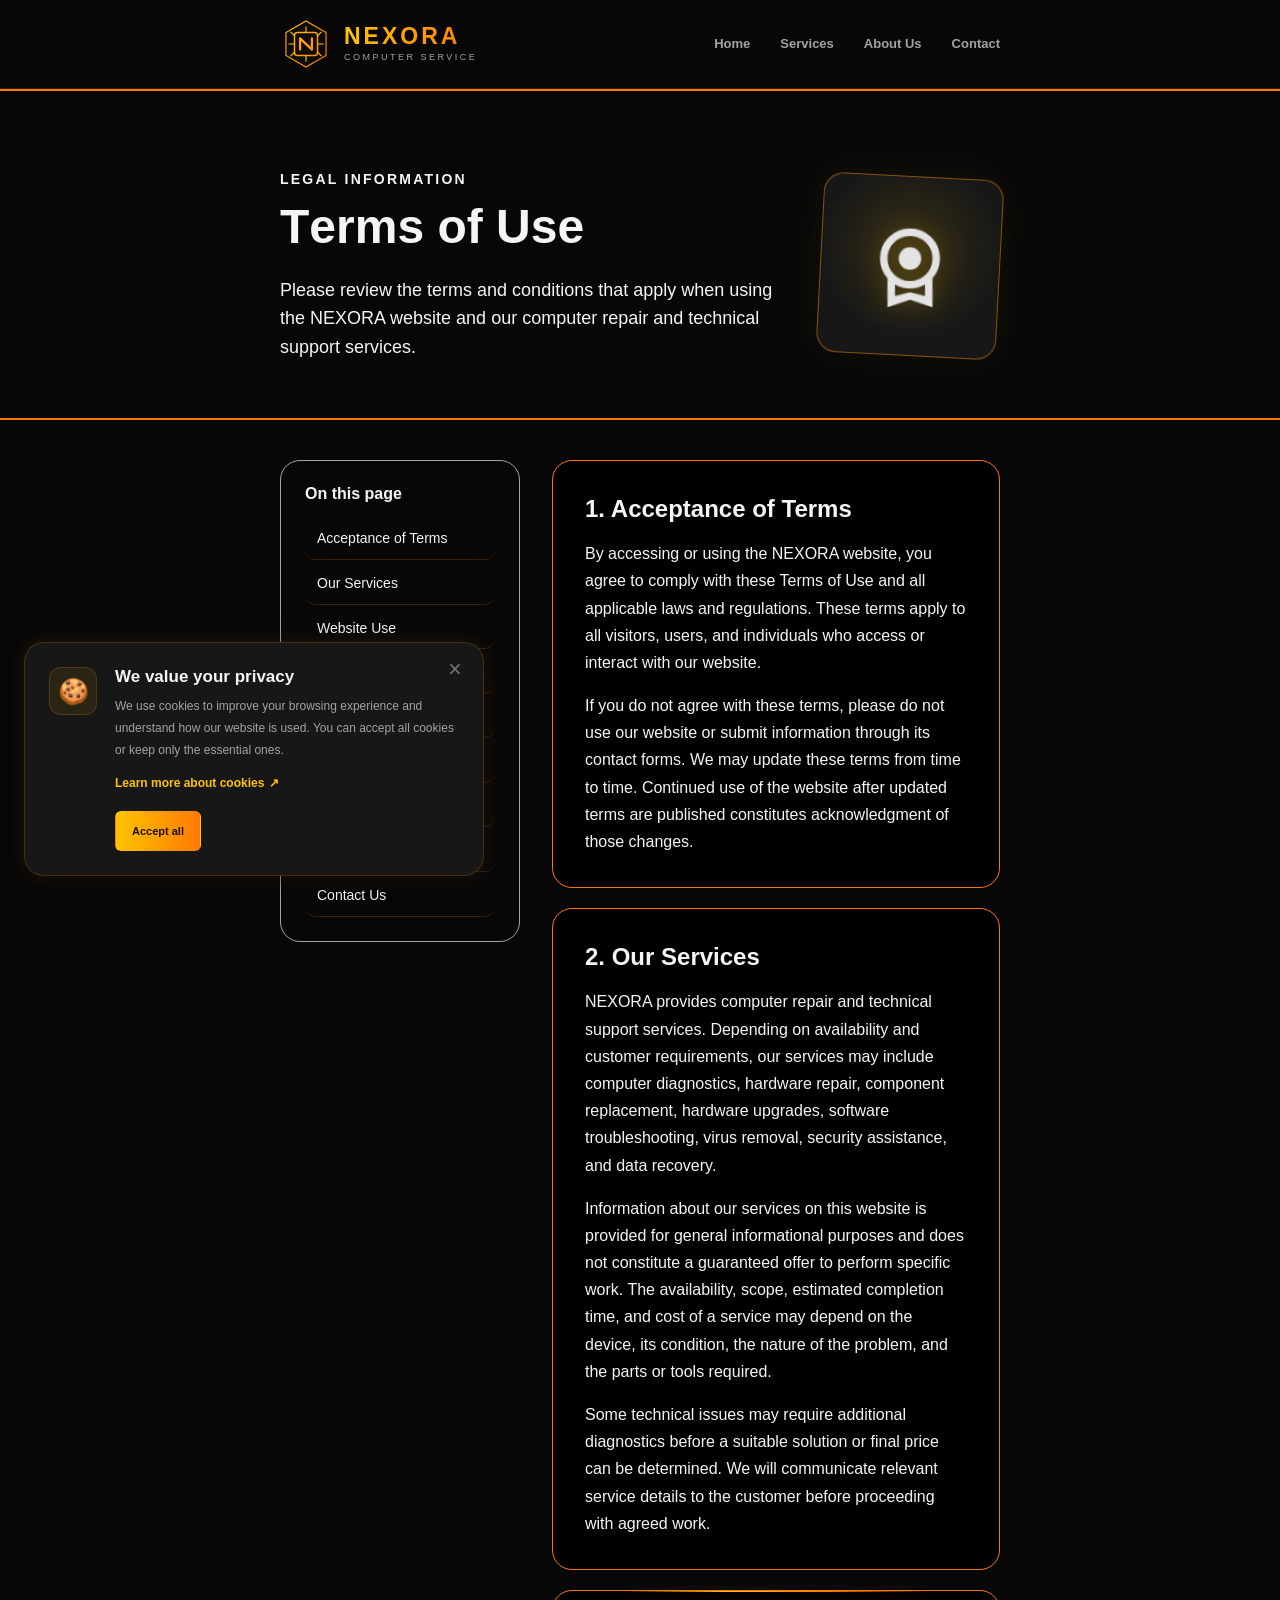
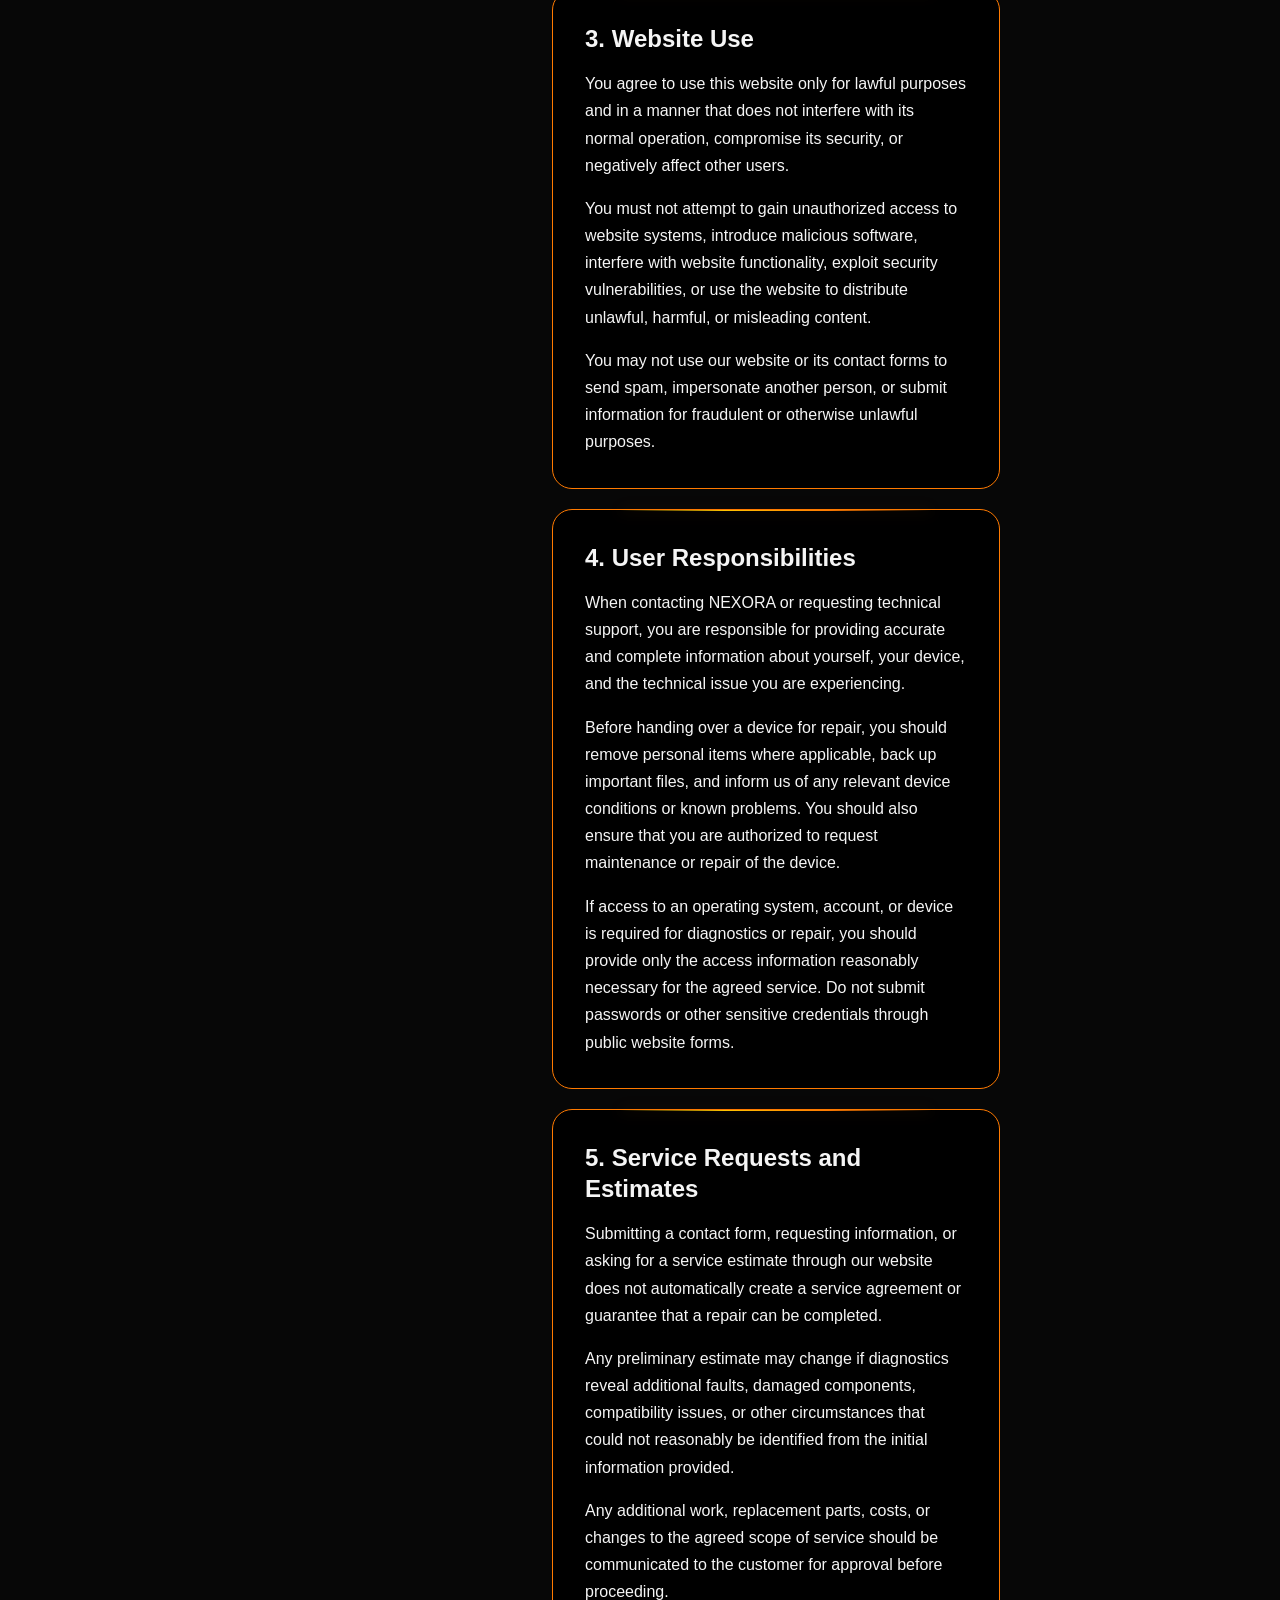
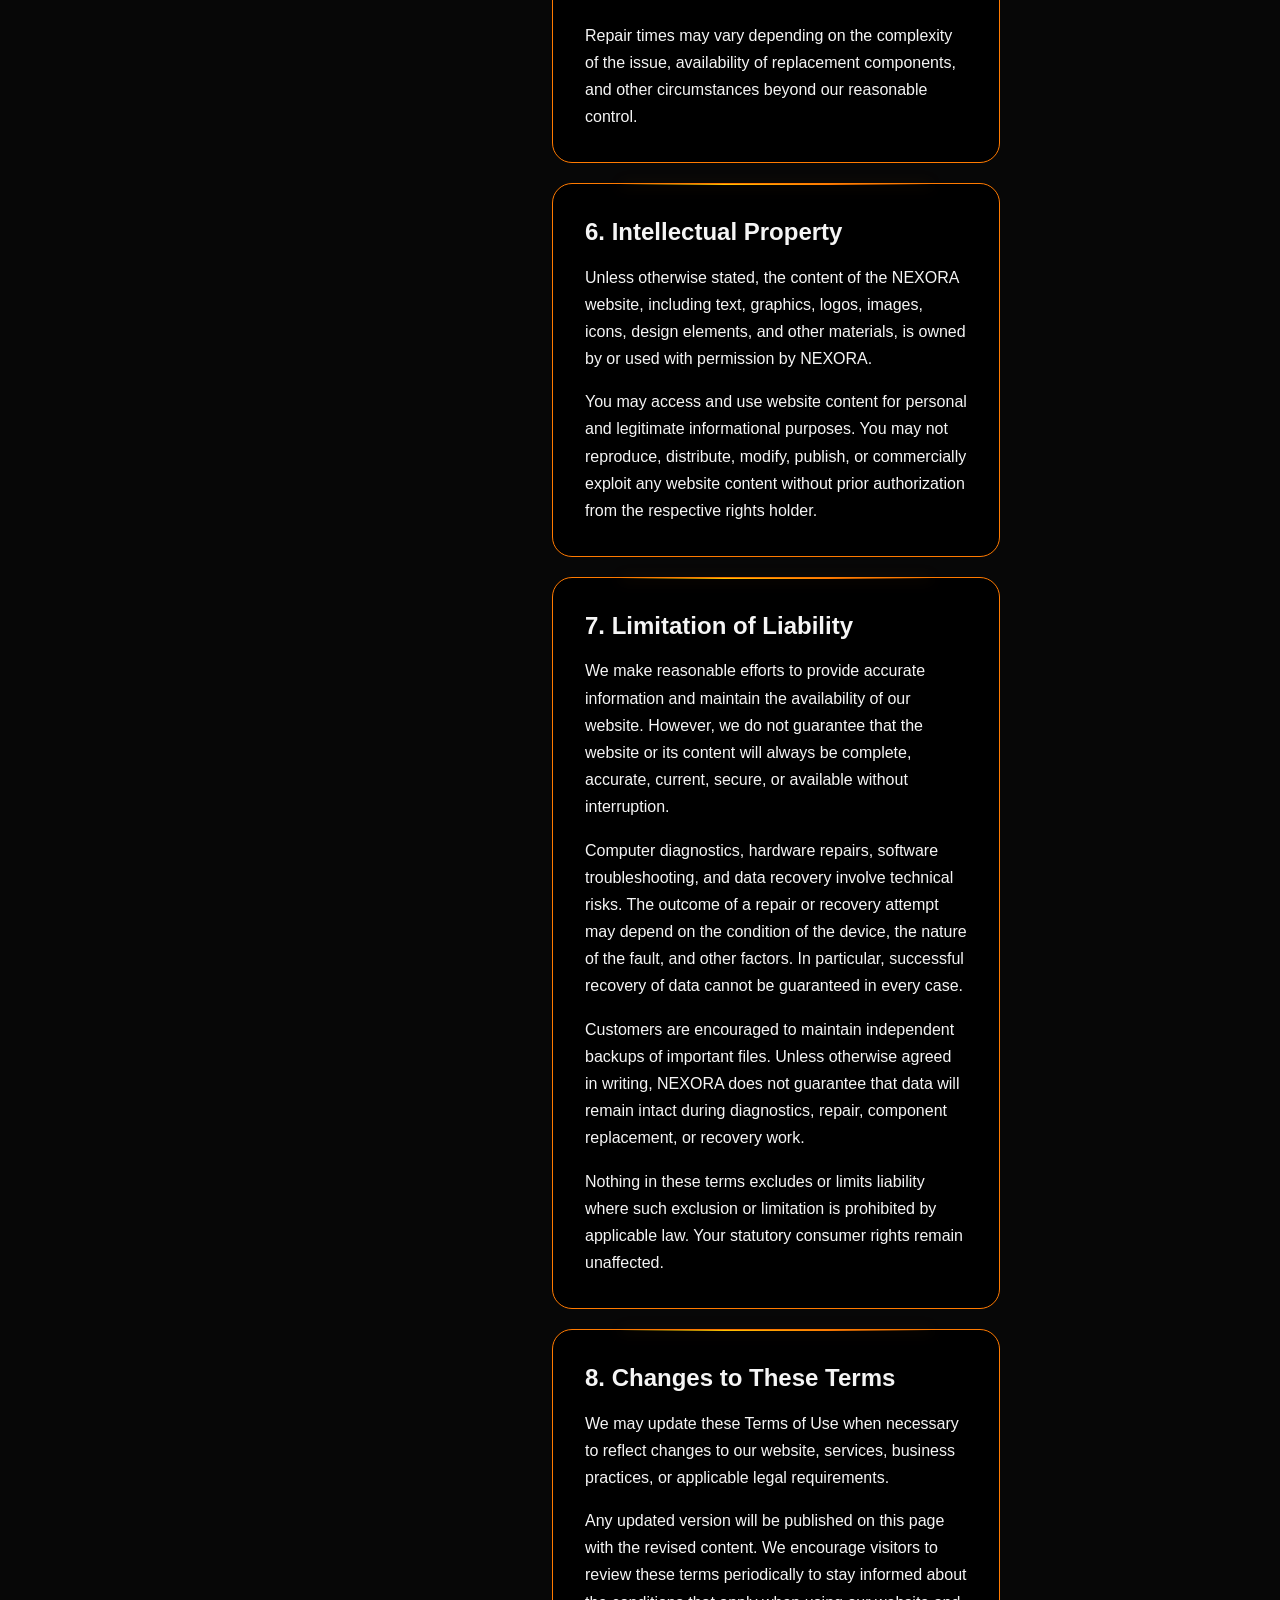
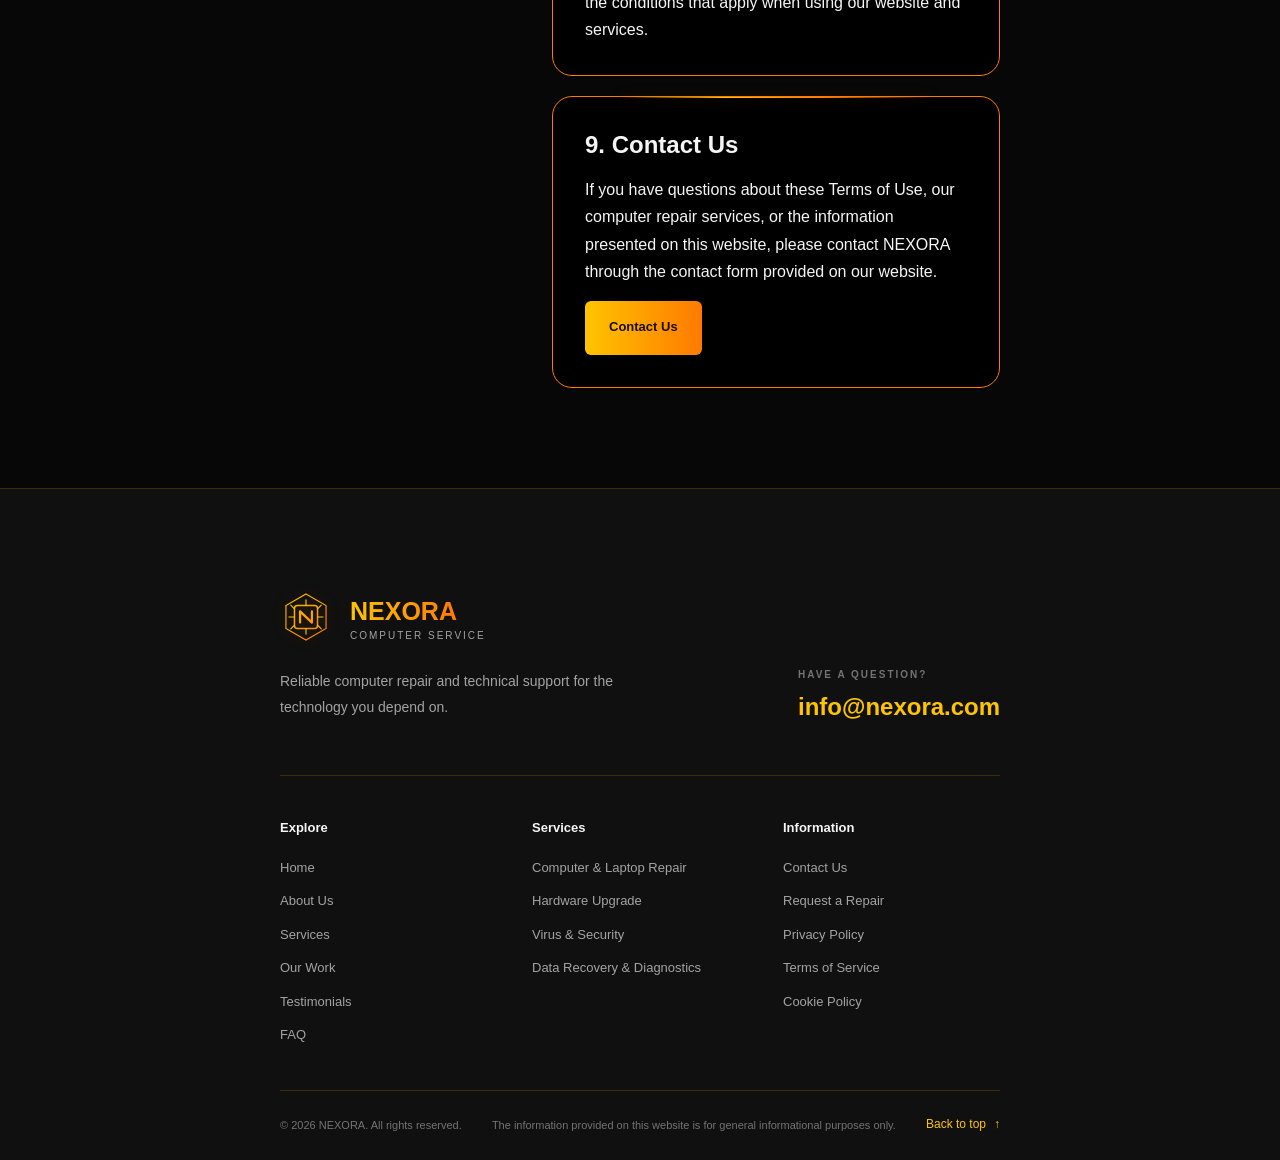
<file: pages/terms.html>
<!doctype html>
<html lang="en">
  <head>
    <meta charset="UTF-8" />

    <meta name="viewport" content="width=device-width, initial-scale=1.0" />
    <link rel="icon" href="../image/favicon.ico" sizes="any" />
    <link
      rel="icon"
      sizes="32x32"
      type="image/png"
      href="../image/favicon.png"
    />
    <link
      rel="stylesheet"
      href="https://cdnjs.cloudflare.com/ajax/libs/modern-normalize/3.0.1/modern-normalize.min.css"
    />

    <link rel="stylesheet" href="../style/style.css" />
    <link rel="stylesheet" href="../style/privacy.css" />
    <script>
      document.documentElement.classList.add("js");
    </script>

    <title data-terms-title>Terms of Service | NEXORA</title>
  </head>

  <body data-page="terms">
    <div class="preloader" id="preloader">
      <div class="preloader-content">
        <div class="preloader-logo"><span data-logo>NEXORA .</span></div>

        <div class="preloader-loader">
          <span></span>
        </div>

        <p class="preloader-text">Preparing your experience...</p>
      </div>
    </div>

    <div
      class="cookie-consent"
      id="cookieConsent"
      role="dialog"
      aria-labelledby="cookie-title"
      aria-describedby="cookie-description"
      aria-modal="false"
      hidden
    >
      <div class="cookie-icon" aria-hidden="true">🍪</div>

      <div class="cookie-content">
        <h2 class="cookie-title" id="cookie-title">We value your privacy</h2>

        <p class="cookie-description" id="cookie-description">
          We use cookies to improve your browsing experience and understand how
          our website is used. You can accept all cookies or keep only the
          essential ones.
        </p>

        <a href="./cookies.html" class="cookie-link">
          Learn more about cookies
          <span aria-hidden="true">↗</span>
        </a>

        <div class="cookie-actions">
          <button
            class="cookie-button cookie-button-primary"
            type="button"
            id="acceptCookies"
          >
            Accept all
          </button>
        </div>
      </div>

      <button
        class="cookie-close"
        type="button"
        id="closeCookies"
        aria-label="Close cookie notice"
      >
        &times;
      </button>
    </div>

    <header class="header" id="top">
      <div class="container">
        <a href="../index.html" class="header-brand" aria-label="Nexora home">
          <svg
            class="header-logo-icon"
            width="64"
            height="64"
            viewBox="0 0 140 140"
            fill="none"
            xmlns="http://www.w3.org/2000/svg"
            aria-hidden="true"
          >
            <path
              d="M70 8L124 39V101L70 132L16 101V39L70 8Z"
              stroke="url(#header-logo-gradient)"
              stroke-width="3"
            />
            <rect
              x="39"
              y="39"
              width="62"
              height="62"
              rx="8"
              stroke="url(#header-logo-gradient)"
              stroke-width="4"
            />
            <path
              d="M70 24V39M70 101V116M24 70H39M101 70H116
          M39 48L29 38M101 48L111 38
          M39 92L29 102M101 92L111 102"
              stroke="#FFC400"
              stroke-width="3"
              stroke-linecap="round"
            />
            <path
              d="M54 85V55L86 85V55"
              stroke="url(#header-logo-gradient)"
              stroke-width="6"
              stroke-linecap="round"
              stroke-linejoin="round"
            />
            <defs>
              <linearGradient
                id="header-logo-gradient"
                x1="16"
                y1="8"
                x2="124"
                y2="132"
                gradientUnits="userSpaceOnUse"
              >
                <stop stop-color="#FFC400" />
                <stop offset="1" stop-color="#FF7A00" />
              </linearGradient>
            </defs>
          </svg>

          <span class="header-brand-info">
            <span class="header-company-name" data-logo>NEXORA</span>
            <span class="header-subtitle">COMPUTER SERVICE</span>
          </span>
        </a>

        <nav class="header-nav" aria-label="Main navigation">
          <ul class="header-list">
            <li>
              <a href="../index.html" class="header-link" aria-current="page">
                Home
              </a>
            </li>
            <li>
              <a href="../index.html#services" class="header-link">Services</a>
            </li>
            <li>
              <a href="../index.html#about" class="header-link">About Us</a>
            </li>
            <li>
              <a href="./contact.html" class="header-link">Contact</a>
            </li>
          </ul>
        </nav>
      </div>
    </header>

    <main id="main">
      <section class="legal-hero">
        <div class="container policy-container">
          <div class="legal-hero-content">
            <p class="legal-hero-label" data-animation="label">
              Legal Information
            </p>

            <h1 class="legal-hero-title" data-animation="title">
              <span class="title-line">
                <span class="title-line-inner">Terms of Use</span>
              </span>
            </h1>

            <p class="legal-hero-description">
              <span class="letter-animation">
                Please review the terms and conditions that apply when using the
                <span data-logo>NEXORA</span> website and our computer repair
                and technical support services.
              </span>
            </p>
          </div>

          <div class="legal-hero-icon">
            <svg width="108" height="108" aria-hidden="true">
              <use href="../image/sprite.svg#icon-license"></use>
            </svg>
          </div>
        </div>
      </section>

      <section class="legal-section">
        <div class="container">
          <div class="legal-layout">
            <aside class="legal-sidebar">
              <p class="legal-sidebar-title">On this page</p>

              <nav class="legal-sidebar-nav">
                <a href="#acceptance">Acceptance of Terms</a>
                <a href="#services">Our Services</a>
                <a href="#website-use">Website Use</a>
                <a href="#responsibilities">User Responsibilities</a>
                <a href="#service-requests">Service Requests</a>
                <a href="#intellectual-property">Intellectual Property</a>
                <a href="#liability">Limitation of Liability</a>
                <a href="#changes">Changes to These Terms</a>
                <a href="#contact">Contact Us</a>
              </nav>
            </aside>

            <div class="legal-content">
              <article class="legal-card" id="acceptance">
                <h2>1. Acceptance of Terms</h2>

                <p>
                  By accessing or using the
                  <span data-logo>NEXORA</span> website, you agree to comply
                  with these Terms of Use and all applicable laws and
                  regulations. These terms apply to all visitors, users, and
                  individuals who access or interact with our website.
                </p>

                <p>
                  If you do not agree with these terms, please do not use our
                  website or submit information through its contact forms. We
                  may update these terms from time to time. Continued use of the
                  website after updated terms are published constitutes
                  acknowledgment of those changes.
                </p>
              </article>

              <article class="legal-card" id="services">
                <h2>2. Our Services</h2>

                <p>
                  <span data-logo>NEXORA</span> provides computer repair and
                  technical support services. Depending on availability and
                  customer requirements, our services may include computer
                  diagnostics, hardware repair, component replacement, hardware
                  upgrades, software troubleshooting, virus removal, security
                  assistance, and data recovery.
                </p>

                <p>
                  Information about our services on this website is provided for
                  general informational purposes and does not constitute a
                  guaranteed offer to perform specific work. The availability,
                  scope, estimated completion time, and cost of a service may
                  depend on the device, its condition, the nature of the
                  problem, and the parts or tools required.
                </p>

                <p>
                  Some technical issues may require additional diagnostics
                  before a suitable solution or final price can be determined.
                  We will communicate relevant service details to the customer
                  before proceeding with agreed work.
                </p>
              </article>

              <article
                class="legal-card"
                id="website-use"
                data-animation="section"
              >
                <h2>3. Website Use</h2>

                <p>
                  You agree to use this website only for lawful purposes and in
                  a manner that does not interfere with its normal operation,
                  compromise its security, or negatively affect other users.
                </p>

                <p>
                  You must not attempt to gain unauthorized access to website
                  systems, introduce malicious software, interfere with website
                  functionality, exploit security vulnerabilities, or use the
                  website to distribute unlawful, harmful, or misleading
                  content.
                </p>

                <p>
                  You may not use our website or its contact forms to send spam,
                  impersonate another person, or submit information for
                  fraudulent or otherwise unlawful purposes.
                </p>
              </article>

              <article
                class="legal-card"
                id="responsibilities"
                data-animation="section"
              >
                <h2>4. User Responsibilities</h2>

                <p>
                  When contacting <span data-logo>NEXORA</span> or requesting
                  technical support, you are responsible for providing accurate
                  and complete information about yourself, your device, and the
                  technical issue you are experiencing.
                </p>

                <p>
                  Before handing over a device for repair, you should remove
                  personal items where applicable, back up important files, and
                  inform us of any relevant device conditions or known problems.
                  You should also ensure that you are authorized to request
                  maintenance or repair of the device.
                </p>

                <p>
                  If access to an operating system, account, or device is
                  required for diagnostics or repair, you should provide only
                  the access information reasonably necessary for the agreed
                  service. Do not submit passwords or other sensitive
                  credentials through public website forms.
                </p>
              </article>

              <article
                class="legal-card"
                id="service-requests"
                data-animation="section"
              >
                <h2>5. Service Requests and Estimates</h2>

                <p>
                  Submitting a contact form, requesting information, or asking
                  for a service estimate through our website does not
                  automatically create a service agreement or guarantee that a
                  repair can be completed.
                </p>

                <p>
                  Any preliminary estimate may change if diagnostics reveal
                  additional faults, damaged components, compatibility issues,
                  or other circumstances that could not reasonably be identified
                  from the initial information provided.
                </p>

                <p>
                  Any additional work, replacement parts, costs, or changes to
                  the agreed scope of service should be communicated to the
                  customer for approval before proceeding.
                </p>

                <p>
                  Repair times may vary depending on the complexity of the
                  issue, availability of replacement components, and other
                  circumstances beyond our reasonable control.
                </p>
              </article>

              <article
                class="legal-card"
                id="intellectual-property"
                data-animation="section"
              >
                <h2>6. Intellectual Property</h2>

                <p>
                  Unless otherwise stated, the content of the
                  <span data-logo>NEXORA</span> website, including text,
                  graphics, logos, images, icons, design elements, and other
                  materials, is owned by or used with permission by
                  <span data-logo>NEXORA</span>.
                </p>

                <p>
                  You may access and use website content for personal and
                  legitimate informational purposes. You may not reproduce,
                  distribute, modify, publish, or commercially exploit any
                  website content without prior authorization from the
                  respective rights holder.
                </p>
              </article>

              <article
                class="legal-card"
                id="liability"
                data-animation="section"
              >
                <h2>7. Limitation of Liability</h2>

                <p>
                  We make reasonable efforts to provide accurate information and
                  maintain the availability of our website. However, we do not
                  guarantee that the website or its content will always be
                  complete, accurate, current, secure, or available without
                  interruption.
                </p>

                <p>
                  Computer diagnostics, hardware repairs, software
                  troubleshooting, and data recovery involve technical risks.
                  The outcome of a repair or recovery attempt may depend on the
                  condition of the device, the nature of the fault, and other
                  factors. In particular, successful recovery of data cannot be
                  guaranteed in every case.
                </p>

                <p>
                  Customers are encouraged to maintain independent backups of
                  important files. Unless otherwise agreed in writing,
                  <span data-logo>NEXORA</span>
                  does not guarantee that data will remain intact during
                  diagnostics, repair, component replacement, or recovery work.
                </p>

                <p>
                  Nothing in these terms excludes or limits liability where such
                  exclusion or limitation is prohibited by applicable law. Your
                  statutory consumer rights remain unaffected.
                </p>
              </article>

              <article class="legal-card" id="changes" data-animation="section">
                <h2>8. Changes to These Terms</h2>

                <p>
                  We may update these Terms of Use when necessary to reflect
                  changes to our website, services, business practices, or
                  applicable legal requirements.
                </p>

                <p>
                  Any updated version will be published on this page with the
                  revised content. We encourage visitors to review these terms
                  periodically to stay informed about the conditions that apply
                  when using our website and services.
                </p>
              </article>

              <article class="legal-card" id="contact" data-animation="section">
                <h2>9. Contact Us</h2>

                <p>
                  If you have questions about these Terms of Use, our computer
                  repair services, or the information presented on this website,
                  please contact <span data-logo>NEXORA</span> through the
                  contact form provided on our website.
                </p>

                <a href="./contact.html" class="hero-button"> Contact Us </a>
              </article>
            </div>
          </div>
        </div>
      </section>
    </main>

    <footer class="footer">
      <div class="container">
        <div class="footer-main">
          <div class="footer-brand" data-animation="card">
            <div class="footer-brand-top">
              <a
                href="../index.html"
                class="footer-logo"
                aria-label="Nexora home"
              >
                <svg
                  class="header-logo-icon"
                  width="140"
                  height="140"
                  viewBox="0 0 140 140"
                  fill="none"
                  xmlns="http://www.w3.org/2000/svg"
                  aria-hidden="true"
                >
                  <path
                    d="M70 8L124 39V101L70 132L16 101V39L70 8Z"
                    stroke="url(#footer-logo-gradient)"
                    stroke-width="3"
                  />

                  <rect
                    x="39"
                    y="39"
                    width="62"
                    height="62"
                    rx="8"
                    stroke="url(#footer-logo-gradient)"
                    stroke-width="4"
                  />

                  <path
                    d="M70 24V39M70 101V116M24 70H39M101 70H116
                   M39 48L29 38M101 48L111 38
                   M39 92L29 102M101 92L111 102"
                    stroke="#FFC400"
                    stroke-width="3"
                    stroke-linecap="round"
                  />

                  <path
                    d="M54 85V55L86 85V55"
                    stroke="url(#footer-logo-gradient)"
                    stroke-width="6"
                    stroke-linecap="round"
                    stroke-linejoin="round"
                  />

                  <defs>
                    <linearGradient
                      id="footer-logo-gradient"
                      x1="16"
                      y1="8"
                      x2="124"
                      y2="132"
                      gradientUnits="userSpaceOnUse"
                    >
                      <stop stop-color="#FFC400" />
                      <stop offset="1" stop-color="#FF7A00" />
                    </linearGradient>
                  </defs>
                </svg>
              </a>

              <div class="footer-brand-info">
                <a href="../index.html" class="footer-company-name">
                  <span data-logo>NEXORA</span>
                </a>
                <p class="footer-subtitle">COMPUTER SERVICE</p>
              </div>
            </div>

            <p class="footer-brand-description">
              Reliable computer repair and technical support for the technology
              you depend on.
            </p>
          </div>

          <div class="footer-contact" data-animation="card">
            <span class="footer-eyebrow">HAVE A QUESTION?</span>
            <a href="mailto:info@nexora.com" class="footer-email" data-email>
              info@nexora.com
              <span aria-hidden="true">↗</span>
            </a>
          </div>
        </div>

        <div class="footer-navigation">
          <div class="footer-column" data-animation="card">
            <h3 class="footer-heading">Explore</h3>
            <ul class="footer-list">
              <li><a href="../index.html">Home</a></li>
              <li><a href="../index.html#about">About Us</a></li>
              <li><a href="../index.html#services">Services</a></li>
              <li><a href="../index.html#our-work">Our Work</a></li>
              <li><a href="../index.html#testimonials">Testimonials</a></li>
              <li><a href="../index.html#faq">FAQ</a></li>
            </ul>
          </div>

          <div class="footer-column" data-animation="card">
            <h3 class="footer-heading">Services</h3>
            <ul class="footer-list">
              <li>
                <a href="./computer-repair.html">Computer & Laptop Repair</a>
              </li>
              <li>
                <a href="./hardware-upgrade.html">Hardware Upgrade</a>
              </li>
              <li><a href="./security.html">Virus & Security</a></li>
              <li>
                <a href="./data.html">Data Recovery & Diagnostics</a>
              </li>
            </ul>
          </div>

          <div class="footer-column" data-animation="card">
            <h3 class="footer-heading">Information</h3>
            <ul class="footer-list">
              <li><a href="./contact.html">Contact Us</a></li>
              <li>
                <a href="./contact.html#contact">Request a Repair</a>
              </li>
              <li><a href="./privacy-policy.html">Privacy Policy</a></li>
              <li><a href="./terms.html">Terms of Service</a></li>
              <li><a href="./cookies.html">Cookie Policy</a></li>
            </ul>
          </div>
        </div>

        <div class="footer-bottom">
          <p class="footer-copyright">
            © 2026 <span data-logo>NEXORA</span>. All rights reserved.
          </p>

          <p class="footer-disclaimer" data-disclaimer>
            All services are subject to inspection and availability. Data
            recovery results are not guaranteed.
          </p>

          <a href="#top" class="footer-back-to-top">
            Back to top <span aria-hidden="true">↑</span>
          </a>
        </div>
      </div>
    </footer>

    <script src="../js/cookie.js"></script>
    <script src="../js/loader.js"></script>
    <script src="../js/animation.js"></script>
    <script type="module" src="../js/config.js"></script>
  </body>
</html>
</file>
<file: style/style.css>
/* #region Common */

html {
  scroll-behavior: smooth;
}

body {
  background-color: var(--color-bg);

  font-family: var(--font-primary);
}

*,
*::before,
*::after {
  box-sizing: border-box;
}
:root {
  --color-bg: #070707;
  --color-bg-secondary: #101010;
  --color-surface: #171717;
  --color-surface-hover: #222222;

  --color-text: #f5f5f5;
  --color-text-secondary: #a3a3a3;
  --color-text-muted: #737373;
  --font-primary: "Manrope", sans-serif;

  --color-primary: #ffc400;
  --color-primary-hover: #ff7a00;
  --color-accent: #ff7a00;

  --gradient-primary: linear-gradient(90deg, #ffc400 0%, #ff7a00 100%);

  --gradient-hover: linear-gradient(90deg, #ffcf33 0%, #ff8c1a 100%);

  --color-button: #1a0f00;
  --color-button-text: #ffc400;

  --border-color: rgba(255, 140, 0, 0.2);
  --border-color-hover: rgba(255, 140, 0, 0.5);
  --border: 1px solid var(--border-color);

  --blur: blur(5px);
  --shadow: 0 4px 20px rgba(0, 0, 0, 0.4);
  --shadow-accent: 0 0 20px rgba(255, 140, 0, 0.15);

  --radius-sm: 6px;
  --radius-md: 12px;
  --radius-lg: 20px;
  --radius-full: 999px;

  --transition: 400ms ease-in-out;
}

button {
  border: none;
  margin: 0;
  padding: 0;
  background-color: transparent;
  color: inherit;
}
button:focus-visible,
a:focus-visible {
  outline: 2px solid #ffc400;
  outline-offset: 4px;
}
h1,
h2,
h3,
h4,
h5,
h6,
p {
  margin: 0;
  padding: 0;
  color: inherit;
  color: var(--color-text);
}

a {
  text-decoration: none;
  margin: 0;
  padding: 0;
  color: var(--color-text);
  transition: transform var(--transition);
}
.link:hover {
  color: var(--color-accent);
  transform: scale(1.56);
}
ol,
ul {
  list-style: none;
  margin: 0;
  padding: 0;
}
.container {
  width: 100%;
  max-width: 480px;
  margin: 0 auto;
  padding: 0 16px;
}
@media only screen and (min-width: 768px) {
  .container {
    max-width: 768px;
    padding: 0 24px;
  }
}
@media only screen and (min-width: 1440px) {
  .container {
    max-width: 1440px;
    padding: 0 32px;
  }
}

section {
  padding: 48px 0;
}

@media only screen and (min-width: 768px) {
  section {
    padding: 64px 0;
  }
}
@media only screen and (min-width: 1440px) {
  section {
    padding: 108px 0;
  }
}

.service-breadcrumb {
  display: flex;
  flex-wrap: wrap;
  align-items: center;
  gap: 10px;
  margin-bottom: 32px;
  color: var(--color-text-muted);
  font-size: 12px;
}

.service-breadcrumb a {
  color: var(--color-text-secondary);
  text-decoration: none;
  transition: var(--transition);
}

.service-breadcrumb a:hover {
  color: var(--color-primary);
}
/* #endregion */

/* #region Header */

.header {
  position: relative;
  z-index: 10;
  padding-block: 18px;
  background: var(--color-bg);
  border-bottom: var(--border);
}

.header .container {
  display: flex;
  flex-direction: column;
  align-items: center;
  gap: 22px;
}

.header-brand {
  display: flex;
  align-items: center;
  gap: 12px;
}

.header-logo-icon {
  flex-shrink: 0;
  width: 48px;
  height: 48px;
  filter: drop-shadow(0 0 8px rgba(255, 140, 0, 0.15));
  transition: transform var(--transition);
}

.header-brand:hover .header-logo-icon {
  transform: rotate(-5deg);
}

.header-brand-info {
  display: flex;
  flex-direction: column;
  gap: 4px;
}

.header-company-name {
  font-size: 25px;
  font-weight: 800;
  letter-spacing: 3px;
  line-height: 1;
  background: var(--gradient-primary);
  background-clip: text;
  -webkit-background-clip: text;
  color: transparent;
}

.header-subtitle {
  font-size: 9px;
  letter-spacing: 2.5px;
  color: var(--color-text-secondary);
}

.header-nav {
  width: 100%;
  border-top: var(--border);
}

.header-list {
  display: flex;
  justify-content: center;
  align-items: center;
  flex-wrap: wrap;
  gap: 18px 30px;
  padding-top: 18px;
}

.header-link {
  position: relative;
  display: inline-block;
  padding-block: 4px;
  font-size: 13px;
  font-weight: 600;
  color: var(--color-text-secondary);
  transition: color var(--transition);
}

.header-link::after {
  content: "";
  position: absolute;
  left: 0;
  bottom: -3px;
  width: 100%;
  height: 1px;
  background: var(--gradient-primary);
  transform: scaleX(0);
  transform-origin: right;
  transition: transform var(--transition);
}

.header-link:hover,
.header-link.active {
  color: var(--color-primary);
}

.header-link:hover::after,
.header-link.active::after {
  transform: scaleX(1);
  transform-origin: left;
}

@media (min-width: 768px) {
  .header {
    padding-block: 18px;
  }

  .header .container {
    flex-direction: row;
    justify-content: space-between;
    gap: 30px;
  }

  .header-logo-icon {
    width: 52px;
    height: 52px;
  }

  .header-company-name {
    font-size: 23px;
  }

  .header-nav {
    width: auto;
    border-top: none;
  }

  .header-list {
    gap: 30px;
    padding: 0;
  }
}

@media (min-width: 1440px) {
  .header {
    padding-block: 22px;
  }

  .header-logo-icon {
    width: 58px;
    height: 58px;
  }

  .header-company-name {
    font-size: 26px;
  }

  .header-list {
    gap: 48px;
  }

  .header-link {
    font-size: 14px;
  }
}

@media (prefers-reduced-motion: reduce) {
  .header-logo-icon,
  .header-link,
  .header-link::after {
    transition: none;
  }
}

/* #endregion */

/* #region Hero */

.hero {
  position: relative;
  isolation: isolate;
  overflow: hidden;

  min-height: min(850px, 100svh);
  display: flex;
  align-items: center;

  padding: 90px 0 70px;
  background: var(--color-bg);
}

.hero-layout {
  position: static;
  display: block;
}

.hero-content {
  position: relative;
  z-index: 2;

  display: flex;
  flex-direction: column;
  align-items: flex-start;

  width: 100%;
  max-width: 760px;
  min-height: min(850px, 100svh);

  justify-content: center;
  padding: 50px 0;
}

.hero-label {
  display: flex;
  align-items: center;
  gap: 12px;
  margin-bottom: 28px;

  color: var(--color-primary);
  font-size: 11px;
  font-weight: 800;
  letter-spacing: 2.5px;
  text-transform: uppercase;
}

.hero-label-line {
  width: 32px;
  height: 1px;
  background: var(--gradient-primary);
}

.hero-title {
  max-width: 700px;
  margin-bottom: 28px;

  color: var(--color-text);
  font-size: clamp(46px, 6vw, 86px);
  font-weight: 800;
  line-height: 0.99;
  letter-spacing: -0.065em;
  text-wrap: balance;
}

.hero-title > .title-line:nth-child(2) .title-line-inner {
  color: var(--color-primary);
}

.hero-description {
  max-width: 440px;
  margin-bottom: 34px;

  color: var(--color-text-secondary);
  font-size: 16px;
  line-height: 1.8;
}

.hero-actions {
  display: flex;
  align-items: center;
  flex-wrap: wrap;
  gap: 28px;
}

.hero-button {
  display: inline-flex;
  align-items: center;
  justify-content: center;
  gap: 22px;

  min-height: 54px;
  padding: 0 24px;

  color: var(--color-button);
  background: var(--gradient-primary);
  border-radius: var(--radius-sm);

  font-size: 13px;
  font-weight: 800;

  transition:
    transform 300ms ease,
    box-shadow 300ms ease;
}

.hero-button span {
  font-size: 18px;
  transition: transform 300ms ease;
}

.hero-button:hover {
  transform: translateY(-3px);
  box-shadow: 0 10px 30px rgba(255, 140, 0, 0.2);
}

.hero-button:hover span {
  transform: translate(3px, -3px);
}

.hero-secondary-link {
  display: inline-flex;
  align-items: center;
  gap: 12px;

  color: var(--color-text-secondary);
  font-size: 13px;
  font-weight: 700;

  transition: color 300ms ease;
}

.hero-secondary-link span {
  color: var(--color-primary);
  transition: transform 300ms ease;
}

.hero-secondary-link:hover {
  color: var(--color-text);
}

.hero-secondary-link:hover span {
  transform: translateY(4px);
}

.hero-bottom {
  display: flex;
  align-items: center;
  justify-content: space-between;
  flex-wrap: wrap;
  gap: 16px;

  width: 100%;
  margin-top: 76px;
  padding-top: 18px;

  border-top: 1px solid var(--border-color);
}

.hero-index,
.hero-location {
  color: var(--color-text-muted);
  font-size: 9px;
  font-weight: 700;
  letter-spacing: 1.5px;
}

.hero-location {
  display: flex;
  align-items: center;
  gap: 9px;
}

.hero-status {
  width: 7px;
  height: 7px;
  border-radius: 50%;
  background: var(--color-primary);
  box-shadow: 0 0 12px rgba(255, 196, 0, 0.5);
}

.hero-visual {
  position: absolute;
  inset: 0;
  z-index: 0;

  width: 100%;
  height: 100%;
  pointer-events: none;
  min-width: 0;
  border-radius: 0;
  background: var(--color-surface);
}

.hero-image {
  display: block;
  width: 100%;
  height: 100%;
  user-select: none;
  object-fit: cover;
  object-position: center;

  filter: saturate(0.8);
}

.hero-image-overlay {
  position: absolute;
  inset: 0;

  background: linear-gradient(
    90deg,
    rgba(7, 7, 7, 0.96) 0%,
    rgba(7, 7, 7, 0.78) 38%,
    rgba(7, 7, 7, 0.25) 75%,
    rgba(7, 7, 7, 0.2) 100%
  );
}
.hero-image-caption {
  position: absolute;
  right: 24px;
  bottom: 24px;
  left: 24px;

  display: flex;
  align-items: center;
  justify-content: space-between;
  gap: 16px;

  color: var(--color-text);
  font-size: 9px;
  font-weight: 800;
  letter-spacing: 1.8px;
}

.hero-image-caption span:last-child {
  color: var(--color-primary);
}

.hero-image-number {
  position: absolute;
  top: 22px;
  left: 22px;

  color: rgba(255, 255, 255, 0.8);
  font-size: 11px;
  font-weight: 700;
  letter-spacing: 2px;
}

.js [data-animation="hero-visual"] {
  opacity: 0;
  clip-path: inset(0 0 0 100%);
  transform: translateX(35px);

  transition:
    clip-path 1.1s cubic-bezier(0.22, 1, 0.36, 1),
    transform 1.1s cubic-bezier(0.22, 1, 0.36, 1),
    opacity 700ms ease;
}

.js [data-animation="hero-visual"].is-visible {
  opacity: 1;
  clip-path: inset(0 0 0 0);
  transform: translateX(0);
}

@media (max-width: 767px) {
  .hero {
    min-height: 720px;
  }

  .hero-content {
    min-height: 720px;
    max-width: 650px;
  }

  .hero-image {
    object-position: 60% center;
  }

  .hero-image-overlay {
    background:
      linear-gradient(90deg, rgba(7, 7, 7, 0.94), rgba(7, 7, 7, 0.55)),
      linear-gradient(0deg, rgba(7, 7, 7, 0.5), transparent);
  }

  .hero-visual {
    height: 100%;
  }

  .hero-title {
    max-width: 650px;
  }

  .hero-bottom {
    margin-top: 48px;
  }
}

@media (max-width: 479px) {
  .hero {
    min-height: 680px;
  }

  .hero-content {
    min-height: 680px;
    padding: 70px 0;
  }

  .hero-description {
    font-size: 14px;
    line-height: 1.7;
  }

  .hero-actions {
    align-items: flex-start;
    flex-direction: column;
    gap: 22px;
  }

  .hero-bottom {
    margin-top: 42px;
  }

  .hero-index,
  .hero-location {
    font-size: 8px;
    letter-spacing: 1px;
  }

  .hero-image-caption {
    right: 16px;
    bottom: 18px;
    left: 16px;
    font-size: 8px;
  }

  .hero-image-overlay {
    background:
      linear-gradient(90deg, rgba(7, 7, 7, 0.9), rgba(7, 7, 7, 0.55)),
      linear-gradient(0deg, rgba(7, 7, 7, 0.6), transparent);
  }

  .hero-label {
    margin-bottom: 22px;
    font-size: 9px;
    letter-spacing: 1.8px;
  }

  .hero-title {
    margin-bottom: 22px;
    font-size: clamp(42px, 11vw, 62px);
  }
}

@media (prefers-reduced-motion: reduce) {
  .js [data-animation="hero-visual"] {
    opacity: 1;
    clip-path: none;
    transform: none;
    transition: none;
  }
}

/* #endregion */

/* #region Services */

.services {
  color: var(--color-text-secondary, #a3a3a3);
  background-color: var(--color-bg, #070707);
  border-top: var(--border);
  box-shadow: var(--shadow);
}

.services-header {
  display: flex;
  flex-direction: column;

  gap: 15px;
  margin-bottom: 36px;
}

.services-label {
  margin-bottom: 12px;
  color: var(--color-primary, #ffc400);
  font-size: 12px;
  font-weight: 700;
  letter-spacing: 3px;
}

.services-title {
  font-size: clamp(30px, 5vw, 44px);
  font-weight: 800;
}

.service-title-accent {
  color: var(--color-primary, #ffc400);
}

.services-description {
  font-size: 15px;
  line-height: 1.7;
}

.services-content {
  display: flex;
  flex-direction: column;
  gap: 20px;
}

.services-tabs {
  display: flex;
  flex-direction: column;
  gap: 10px;
}

.services-panels {
  min-width: 0;
}

.services-tab {
  display: flex;
  align-items: center;
  gap: 14px;

  width: 100%;
  min-height: 68px;
  padding: 16px;

  text-align: left;

  background-color: var(--color-surface, #171717);
  border: 1px solid rgba(255, 140, 0, 0.12);
  border-radius: var(--radius-md, 12px);

  cursor: pointer;

  transition:
    background-color 250ms ease,
    border-color 250ms ease,
    color 250ms ease;
}

.services-tab:hover {
  border-color: rgba(255, 140, 0, 0.45);
  color: var(--color-text, #f5f5f5);
}

.services-tab.active {
  color: var(--color-primary, #ffc400);
  background-color: #1a1408;
  border-color: var(--color-primary, #ffc400);
}

.services-tab-number {
  font-size: 12px;
  opacity: 0.65;
}

.services-tab-name {
  flex: 1;
  font-size: 14px;
  font-weight: 600;
}

.services-tab-arrow {
  font-size: 20px;
  opacity: 0;
  transform: translateX(-5px);
  transition: 250ms ease;
}

.services-tab.active .services-tab-arrow {
  opacity: 1;
  transform: translateX(0);
}

.services-panel {
  display: none;
  flex-direction: column;

  background-color: var(--color-surface, #171717);
  border: 1px solid rgba(255, 140, 0, 0.2);
  border-radius: var(--radius-lg, 20px);
  overflow: hidden;
}

.services-panel.active {
  display: flex;
  animation: servicesPanelReveal 500ms cubic-bezier(0.22, 1, 0.36, 1);
}

.services-panel[hidden] {
  display: none;
}

.services-panel-visual {
  position: relative;
  width: 100%;
  aspect-ratio: 16 / 9;
  min-height: 220px;
  max-height: 379px;
  overflow: hidden;
  background: #101010;
}

.services-panel-visual img {
  position: absolute;
  inset: 0;

  display: block;
  width: 100%;
  height: 100%;

  object-fit: cover;
  object-position: center;
}

.services-panel-info {
  padding: 28px 22px;
}

.services-panel-label {
  color: var(--color-primary, #ffc400);
  font-size: 10px;
  font-weight: 700;
  letter-spacing: 2px;
}

.services-panel-title {
  margin: 14px 0;
  font-size: clamp(23px, 4vw, 30px);
  line-height: 1.2;
}

.services-panel-description {
  font-size: 14px;
  line-height: 1.7;
}

.services-features {
  display: flex;
  flex-direction: column;
  gap: 12px;
  margin: 24px 0;
}

.services-features li {
  display: flex;
  align-items: center;
  gap: 10px;

  color: var(--color-text, #f5f5f5);
  font-size: 13px;
}

.services-features li::before {
  content: "✓";
  color: var(--color-primary, #ffc400);
  font-weight: 700;
}

.services-panel-link {
  display: inline-flex;
  align-items: center;
  gap: 12px;

  width: fit-content;
  padding-bottom: 6px;

  color: var(--color-primary, #ffc400);
  font-size: 14px;
  font-weight: 700;

  border-bottom: 1px solid var(--color-primary, #ffc400);
  transition: gap 250ms ease;
}

.services-panel-link:hover {
  gap: 20px;
}
.services-panel {
  display: none;
}

.services-panel.active {
  display: flex;
}
@media (min-width: 768px) {
  .services-header {
    flex-direction: row;
    justify-content: space-between;
    align-items: center;
    margin-bottom: 48px;
  }
  .services-title {
    max-width: 480px;
  }
  .services-description {
    max-width: 480px;
  }
  .services-content {
    display: grid;
    grid-template-columns: 0.8fr 1.2fr;
    align-items: stretch;
    gap: 24px;
  }

  .services-tabs {
    justify-content: center;
  }

  .services-panel {
    min-height: 480px;
  }

  .services-panel-info {
    padding: 30px;
  }
}

@media (min-width: 1440px) {
  .services-content {
    grid-template-columns: 0.75fr 1.25fr;
    gap: 40px;
  }

  .services-tab {
    min-height: 82px;
    padding: 20px 24px;
  }

  .services-tab-name {
    font-size: 16px;
  }

  .services-panel {
    min-height: 520px;
  }

  .services-panel-info {
    padding: 36px 40px;
  }

  .services-panel-icon {
    width: 120px;
    height: 120px;
  }
}

@media (prefers-reduced-motion: reduce) {
  .services *,
  .services *::before,
  .services *::after {
    transition: none !important;
  }
  .services-panel.active {
    animation: none;
  }
}

/* #endregion */

/* #region About Us */

.about {
  position: relative;
  overflow: hidden;
  padding: clamp(80px, 10vw, 150px) 0;
  background: var(--color-bg-secondary);
}

.about-container {
  display: grid;
  grid-template-columns: 0.85fr 1.15fr;
  align-items: center;
  gap: clamp(40px, 7vw, 110px);
}

.about-content {
  display: flex;
  flex-direction: column;
  align-items: flex-start;
  max-width: 520px;
}

.about-label {
  display: flex;
  align-items: center;
  gap: 12px;
  margin-bottom: 30px;

  color: var(--color-primary);
  font-size: 10px;
  font-weight: 800;
  letter-spacing: 2.5px;
}

.about-label::before {
  content: "";
  width: 28px;
  height: 1px;
  background: var(--gradient-primary);
}

.about-title {
  margin-bottom: 28px;

  color: var(--color-text);
  font-size: clamp(42px, 5vw, 68px);
  font-weight: 800;
  line-height: 1.02;
  letter-spacing: -0.06em;
  text-wrap: balance;
}

.about-title > .title-line:nth-child(2) .title-line-inner {
  color: var(--color-primary);
}

.about-description {
  max-width: 440px;
  margin-bottom: 30px;

  color: var(--color-text-secondary);
  font-size: 15px;
  line-height: 1.9;
}

.about-description [data-logo] {
  color: var(--color-text);
  font-weight: 800;
}

.about-note {
  display: flex;
  align-items: center;
  gap: 12px;
  margin-top: 70px;

  color: var(--color-text-muted);
  font-size: 9px;
  font-weight: 700;
  letter-spacing: 1.8px;
}

.about-note-line {
  width: 32px;
  height: 1px;
  background: var(--color-primary);
}
.about-gallery {
  position: relative;
  display: grid;
  grid-template-columns: 1.2fr 0.8fr;
  grid-template-rows: 1fr 1fr;
  gap: 14px;

  min-width: 0;
  min-height: 560px;
}

.about-image {
  position: relative;
  min-width: 0;
  min-height: 0;
  overflow: hidden;
  margin: 0;
  background: var(--color-surface);
}

.about-image-reveal {
  width: 100%;
  height: 100%;
  overflow: hidden;
  transition: transform var(--transition);
}

.about-image img {
  display: block;
  width: 100%;
  height: 100%;
  object-fit: cover;

  transform: scale(1);
  transition: transform 700ms cubic-bezier(0.22, 1, 0.36, 1);
}
@media (hover: hover) and (pointer: fine) {
  .about-image-reveal:hover {
    transform: scale(1.2) rotate(-8deg);
  }
}

.about-image-main {
  grid-column: 1;
  grid-row: 1 / 3;
}

.about-image-secondary {
  grid-column: 2;
  grid-row: 1;
}

.about-image-detail {
  grid-column: 2;
  grid-row: 2;
}

.about-image-main::after {
  content: "";
  position: absolute;
  inset: 45% 0 0;

  background: linear-gradient(0deg, rgba(7, 7, 7, 0.8), transparent);

  pointer-events: none;
}

.about-image figcaption {
  position: absolute;
  z-index: 1;
  right: 20px;
  bottom: 20px;
  left: 20px;

  color: var(--color-text);
  font-size: 9px;
  font-weight: 800;
  letter-spacing: 1.8px;
}

.about-gallery-index {
  position: absolute;
  top: -28px;
  right: 0;

  color: var(--color-primary);
  font-size: 10px;
  font-weight: 800;
  letter-spacing: 2px;
}

@media (max-width: 1439px) {
  .about-container {
    grid-template-columns: 1fr;
    gap: 55px;
  }

  .about-content {
    max-width: 650px;
  }

  .about-gallery {
    min-height: 520px;
  }

  .about-note {
    margin-top: 40px;
  }
}

@media (max-width: 479px) {
  .about {
    padding: 80px 0;
  }

  .about-container {
    gap: 42px;
  }

  .about-label {
    margin-bottom: 22px;
  }

  .about-title {
    font-size: clamp(40px, 10vw, 56px);
    margin-bottom: 22px;
  }

  .about-description {
    font-size: 14px;
  }

  .about-gallery {
    grid-template-columns: 1fr 1fr;
    grid-template-rows: 260px 150px;
    gap: 9px;
    min-height: auto;
  }

  .about-image-main {
    grid-column: 1 / 3;
    grid-row: 1;
  }

  .about-image-secondary {
    grid-column: 1;
    grid-row: 2;
  }

  .about-image-detail {
    grid-column: 2;
    grid-row: 2;
  }

  .about-image figcaption {
    right: 12px;
    bottom: 12px;
    left: 12px;
    font-size: 8px;
  }

  .about-gallery-index {
    top: -22px;
  }
}

@media (prefers-reduced-motion: reduce) {
  .about-image img {
    animation: none;
    clip-path: none;
    transform: none;
    transition: none;
  }
}
/* #endregion */

/* #region Why Choose Us */

.why-us {
  padding: clamp(80px, 10vw, 140px) 0;
  color: var(--color-text);
  background: var(--color-bg);
}

.why-us-header {
  display: grid;
  grid-template-columns: 1fr;
  gap: 28px;
  margin-bottom: 65px;
}

.why-us-label {
  display: flex;
  align-items: center;
  gap: 12px;
  margin-bottom: 28px;

  color: var(--color-primary);
  font-size: 10px;
  font-weight: 800;
  letter-spacing: 2.5px;
}

.why-us-label::before {
  content: "";
  width: 28px;
  height: 1px;
  background: var(--gradient-primary);
}

.why-us-title {
  color: var(--color-text);
  font-size: clamp(46px, 6vw, 76px);
  font-weight: 800;
  line-height: 0.98;
  letter-spacing: -0.065em;
}

.why-us-title span {
  display: block;
  color: var(--color-primary);
}

.why-us-description {
  max-width: 440px;
  align-self: end;

  color: var(--color-text-secondary);
  font-size: 15px;
  line-height: 1.9;
}

/* List */

.why-us-list {
  border-top: 1px solid var(--border-color);
}

.why-us-item {
  display: grid;
  grid-template-columns: 45px minmax(0, 1fr) 24px;
  align-items: center;
  gap: 18px;

  padding: 28px 0;
  border-bottom: 1px solid var(--border-color);

  transition: padding 350ms ease;
}

.why-us-number {
  align-self: start;
  padding-top: 5px;

  color: var(--color-primary);
  font-size: 12px;
  font-weight: 800;
  letter-spacing: 1px;
}

.why-us-item-content {
  display: flex;
  flex-direction: column;
  gap: 10px;
}

.why-us-item-title {
  color: var(--color-text);
  font-size: clamp(18px, 2.5vw, 25px);
  font-weight: 700;
  line-height: 1.25;

  transition: color 300ms ease;
}

.why-us-item-description {
  max-width: 540px;

  color: var(--color-text-secondary);
  font-size: 13px;
  line-height: 1.7;
}

.why-us-arrow {
  color: var(--color-text-muted);
  font-size: 22px;
  transition:
    color 300ms ease,
    transform 300ms ease;
}

@media (hover: hover) and (pointer: fine) {
  .why-us-item:hover {
    padding-left: 12px;
    padding-right: 12px;
  }

  .why-us-item:hover .why-us-item-title,
  .why-us-item:hover .why-us-arrow {
    color: var(--color-primary);
  }

  .why-us-item:hover .why-us-arrow {
    transform: translate(3px, -3px);
  }
}

/* Footer */

.why-us-footer {
  display: flex;
  justify-content: space-between;
  flex-wrap: wrap;
  gap: 15px;

  margin-top: 32px;

  color: var(--color-text-muted);
  font-size: 9px;
  font-weight: 700;
  letter-spacing: 1.5px;
}

.why-us-footer [data-logo] {
  color: var(--color-primary);
}

/* Responsive */

@media (min-width: 768px) {
  .why-us-header {
    grid-template-columns: 1fr 0.7fr;
    align-items: end;
    gap: 60px;
    margin-bottom: 80px;
  }

  .why-us-item {
    grid-template-columns: 70px minmax(0, 1fr) 30px;
    gap: 30px;
    padding: 34px 0;
  }

  .why-us-item-content {
    display: grid;
    grid-template-columns: 1fr 0.8fr;
    align-items: center;
    gap: 35px;
  }

  .why-us-item-description {
    font-size: 14px;
  }
}

@media (max-width: 479px) {
  .why-us-header {
    margin-bottom: 42px;
  }

  .why-us-label {
    margin-bottom: 22px;
  }

  .why-us-title {
    font-size: clamp(44px, 11vw, 58px);
  }

  .why-us-item {
    grid-template-columns: 30px minmax(0, 1fr) 18px;
    gap: 12px;
    padding: 24px 0;
  }

  .why-us-item-title {
    font-size: 17px;
  }

  .why-us-item-description {
    font-size: 12px;
  }

  .why-us-footer {
    flex-direction: column;
    font-size: 8px;
  }
}

@media (prefers-reduced-motion: reduce) {
  .why-us-item,
  .why-us-item-title,
  .why-us-arrow {
    transition: none;
  }
}

/* #endregion */

/* #region Our Work */

.our-work {
  padding: clamp(80px, 10vw, 140px) 0;
  background-color: var(--color-bg-secondary);
}

.our-work-top {
  margin-bottom: 56px;
}

.our-work-label {
  margin-bottom: 28px;

  color: var(--color-primary);
  font-size: 11px;
  font-weight: 700;
  letter-spacing: 2.5px;
}

.our-work-header {
  display: grid;
  grid-template-columns: 1fr;
  gap: 24px;
  align-items: end;
}

.our-work-title {
  max-width: 700px;

  color: var(--color-text);
  font-size: clamp(42px, 6vw, 76px);
  font-weight: 700;
  line-height: 1.05;
  letter-spacing: -3px;
}

.our-work-title span {
  display: block;
  color: var(--color-primary);
}

.our-work-description {
  max-width: 400px;
  padding-bottom: 8px;

  color: var(--color-text-secondary);
  font-size: 14px;
  line-height: 1.8;
}

.our-work-grid {
  display: grid;
  grid-template-columns: 1fr;
  gap: 42px;
}

.work-card {
  min-width: 0;
}

.work-card-link {
  display: block;
  color: inherit;
  text-decoration: none;
}

.work-card-image {
  position: relative;
  overflow: hidden;

  aspect-ratio: 16 / 10;
  background-color: var(--color-surface);
}

.work-card-featured .work-card-image {
  aspect-ratio: 16 / 10;
}

.work-card-image::after {
  content: "";
  position: absolute;
  inset: 0;

  background: linear-gradient(to top, rgba(0, 0, 0, 0.55), transparent 45%);

  pointer-events: none;
}

.work-card-image img {
  display: block;
  width: 100%;
  height: 100%;

  object-fit: cover;
  transition: transform 700ms cubic-bezier(0.22, 1, 0.36, 1);
}

.work-card-category {
  position: absolute;
  z-index: 1;
  bottom: 20px;
  left: 20px;

  color: var(--color-white, #fffafb);
  font-size: 10px;
  font-weight: 700;
  letter-spacing: 1.5px;
}

.work-card-arrow {
  position: absolute;
  z-index: 1;
  top: 18px;
  right: 18px;

  display: grid;
  width: 38px;
  height: 38px;
  place-items: center;

  color: var(--color-text);
  font-size: 18px;

  background-color: rgba(7, 7, 7, 0.55);
  border: 1px solid rgba(255, 255, 255, 0.2);
  border-radius: 50%;

  transition:
    color var(--transition),
    background-color var(--transition),
    transform var(--transition);
}

.work-card-info {
  display: flex;
  flex-direction: column;
  gap: 12px;
  padding-top: 20px;
}

.work-card-number {
  color: var(--color-primary);
  font-size: 10px;
  font-weight: 700;
  letter-spacing: 1.5px;
}

.work-card-title {
  margin-top: 9px;

  color: var(--color-text);
  font-size: 21px;
  font-weight: 600;
  line-height: 1.3;

  transition: color var(--transition);
}

.work-card-description {
  max-width: 420px;

  color: var(--color-text-secondary);
  font-size: 13px;
  line-height: 1.7;
}

.our-work-footer {
  display: flex;
  justify-content: space-between;
  gap: 20px;
  margin-top: 56px;
  padding-top: 18px;

  color: var(--color-text-muted);
  font-size: 9px;
  font-weight: 700;
  letter-spacing: 1.5px;

  border-top: 1px solid var(--border-color);
}

/* Hover */

.work-card-link:hover .work-card-image img {
  transform: scale(1.04);
}

.work-card-link:hover .work-card-title {
  color: var(--color-primary);
}

.work-card-link:hover .work-card-arrow {
  color: var(--color-button);
  background-color: var(--color-primary);
  transform: rotate(45deg);
}

/* Tablet */

@media (min-width: 768px) {
  .our-work-header {
    grid-template-columns: 1.2fr 0.8fr;
    gap: 48px;
  }

  .our-work-grid {
    grid-template-columns: 1.25fr 0.75fr;
    grid-template-rows: repeat(2, auto);
    column-gap: 32px;
    row-gap: 36px;
    align-items: start;
  }

  .work-card-featured {
    grid-row: 1 / 3;
  }

  .work-card-featured .work-card-image {
    aspect-ratio: 0.88;
  }

  .work-card-secondary .work-card-image {
    aspect-ratio: 16 / 9;
  }

  .work-card-info {
    gap: 10px;
  }

  .work-card-secondary .work-card-info {
    padding-top: 14px;
  }

  .work-card-secondary .work-card-title {
    font-size: 18px;
  }

  .work-card-secondary .work-card-description {
    font-size: 12px;
  }
}

/* Desktop */

@media (min-width: 1440px) {
  .our-work-grid {
    column-gap: 48px;
    row-gap: 42px;
  }

  .work-card-featured .work-card-image {
    aspect-ratio: 0.95;
  }

  .work-card-info {
    flex-direction: row;
    justify-content: space-between;
    align-items: start;
    gap: 30px;
  }

  .work-card-featured .work-card-description {
    max-width: 280px;
  }

  .work-card-secondary .work-card-info {
    flex-direction: column;
  }
}

/* Reduced motion */

@media (prefers-reduced-motion: reduce) {
  .work-card-image img,
  .work-card-arrow,
  .work-card-title {
    transition: none;
  }

  .work-card-link:hover .work-card-image img,
  .work-card-link:hover .work-card-arrow {
    transform: none;
  }
}

/* #endregion */

/* #region Stats */

.stats {
  padding: clamp(80px, 10vw, 140px) 0;
  background-color: var(--color-bg);
}

.stats-header {
  display: grid;
  grid-template-columns: 1fr;
  gap: 24px;
  align-items: end;
  margin-bottom: 64px;
}

.stats-label {
  margin-bottom: 28px;

  color: var(--color-primary);
  font-size: 11px;
  font-weight: 700;
  letter-spacing: 2.5px;
}

.stats-title {
  max-width: 700px;

  color: var(--color-text);
  font-size: clamp(42px, 6vw, 72px);
  font-weight: 700;
  line-height: 1.05;
  letter-spacing: -3px;
}

.stats-title span {
  display: block;
  color: var(--color-primary);
}

.stats-description {
  max-width: 400px;
  padding-bottom: 8px;

  color: var(--color-text-secondary);
  font-size: 14px;
  line-height: 1.8;
}

.stats-list {
  display: grid;
  grid-template-columns: 1fr;
  list-style: none;
  padding: 0;
  margin: 0;

  border-top: 1px solid var(--border-color);
  border-bottom: 1px solid var(--border-color);
}

.stats-item {
  display: flex;
  flex-direction: column;
  align-items: flex-start;
  gap: 12px;
  padding: 32px 0;
}

.stats-item + .stats-item {
  border-top: 1px solid var(--border-color);
}

.stats-item-title {
  color: var(--color-text);
  font-size: clamp(56px, 8vw, 88px);
  font-weight: 600;
  line-height: 1;
  letter-spacing: -4px;
}

.stats-item:nth-child(2) .stats-item-title {
  color: var(--color-primary);
}

.stats-item-description {
  color: var(--color-text-secondary);
  font-size: 12px;
  font-weight: 600;
  letter-spacing: 1.5px;
  text-transform: uppercase;
}

/* Footer */

.stats-footer {
  display: flex;
  flex-wrap: wrap;
  justify-content: space-between;
  gap: 16px;
  margin-top: 22px;

  color: var(--color-text-muted);
  font-size: 9px;
  font-weight: 700;
  letter-spacing: 1.5px;
}

/* Tablet */

@media (min-width: 768px) {
  .stats-header {
    grid-template-columns: 1.2fr 0.8fr;
    gap: 48px;
  }

  .stats-list {
    grid-template-columns: repeat(3, minmax(0, 1fr));
  }

  .stats-item {
    padding: 36px 24px;
  }

  .stats-item + .stats-item {
    border-top: none;
    border-left: 1px solid var(--border-color);
  }

  .stats-item:first-child {
    padding-left: 0;
  }

  .stats-item:last-child {
    padding-right: 0;
  }
}

@media (prefers-reduced-motion: reduce) {
  .stats-item {
    transition: none;
  }
}

/* #endregion */

/* #region Testimonials */

.testimonials {
  padding: clamp(80px, 10vw, 140px) 0;
  background-color: var(--color-bg-secondary);
}

.testimonials-label {
  margin-bottom: 28px;

  color: var(--color-primary);
  font-size: 11px;
  font-weight: 700;
  letter-spacing: 2.5px;
}

.testimonials-header {
  display: grid;
  grid-template-columns: 1fr;
  gap: 24px;
  align-items: end;
  margin-bottom: 56px;
}

.testimonials-title {
  max-width: 700px;

  color: var(--color-text);
  font-size: clamp(42px, 6vw, 72px);
  font-weight: 700;
  line-height: 1.05;
  letter-spacing: -3px;
}

.testimonials-title span {
  display: block;
  color: var(--color-primary);
}

.testimonials-description {
  max-width: 400px;
  padding-bottom: 8px;

  color: var(--color-text-secondary);
  font-size: 14px;
  line-height: 1.8;
}

/* Slider */

.testimonials-slider {
  position: relative;
}

.testimonials-track {
  display: grid;
  grid-auto-columns: 100%;
  grid-auto-flow: column;
  gap: 28px;

  padding: 24px 0;
  overflow-x: auto;
  overscroll-behavior-x: contain;
  scroll-snap-type: x mandatory;
  scroll-behavior: smooth;
  scrollbar-width: none;
}

.testimonials-track::-webkit-scrollbar {
  display: none;
}

.testimonial-card {
  display: flex;
  flex-direction: column;
  min-width: 0;
  min-height: 300px;
  padding: 28px 0;

  border-top: 1px solid var(--border-color);
  scroll-snap-align: start;
}

.testimonial-quote {
  color: var(--color-primary);
  font-family: Georgia, serif;
  font-size: 76px;
  line-height: 0.8;
}

.testimonial-text {
  flex: 1;
  max-width: 540px;
  margin: 24px 0 36px;

  color: var(--color-text);
  font-size: clamp(16px, 2vw, 19px);
  line-height: 1.8;
}

.testimonial-author {
  display: flex;
  align-items: center;
  gap: 14px;
}

.testimonial-avatar {
  display: grid;
  flex-shrink: 0;
  width: 44px;
  height: 44px;
  place-items: center;

  color: var(--color-primary);
  font-size: 12px;
  font-weight: 700;

  background-color: var(--color-surface);
  border: 1px solid var(--border-color);
  border-radius: 50%;
}

.testimonial-name {
  margin-bottom: 5px;
  color: var(--color-text);
  font-size: 13px;
  font-weight: 700;
}

.testimonial-service {
  color: var(--color-text-muted);
  font-size: 11px;
}

/* Controls */

.testimonials-controls {
  display: flex;
  justify-content: flex-end;
  gap: 12px;
  margin-top: 24px;
}

.testimonials-arrow {
  display: grid;
  width: 44px;
  height: 44px;
  place-items: center;

  color: var(--color-text);
  font-size: 20px;

  background: transparent;
  border: 1px solid var(--border-color);
  border-radius: 50%;
  cursor: pointer;

  transition:
    color var(--transition),
    background-color var(--transition),
    border-color var(--transition),
    opacity var(--transition);
}

.testimonials-arrow:hover:not(:disabled) {
  color: var(--color-button);
  background-color: var(--color-primary);
  border-color: var(--color-primary);
}

.testimonials-arrow:disabled {
  opacity: 0.3;
  cursor: not-allowed;
}

.testimonials-arrow:focus-visible {
  outline: 2px solid var(--color-primary);
  outline-offset: 4px;
}

@media (min-width: 768px) {
  .testimonials-header {
    grid-template-columns: 1.2fr 0.8fr;
    gap: 48px;
  }

  .testimonials-track {
    grid-auto-columns: calc((100% - 28px) / 2);
  }

  .testimonial-card {
    padding: 32px 0;
  }
}

@media (prefers-reduced-motion: reduce) {
  .testimonials-track {
    scroll-behavior: auto;
  }

  .testimonials-arrow {
    transition: none;
  }
}

/* #endregion */

/* #region Brands */

.brands {
  padding: clamp(80px, 10vw, 120px) 0;
  background-color: var(--color-bg);
}

.brands-label {
  margin-bottom: 28px;

  color: var(--color-primary);
  font-size: 11px;
  font-weight: 700;
  letter-spacing: 2.5px;
}

.brands-header {
  display: grid;
  grid-template-columns: 1fr;
  gap: 24px;
  align-items: end;
  margin-bottom: 52px;
}

.brands-title {
  max-width: 700px;

  color: var(--color-text);
  font-size: clamp(40px, 6vw, 70px);
  font-weight: 700;
  line-height: 1.05;
  letter-spacing: -3px;
}

.brands-title span {
  display: block;
  color: var(--color-primary);
}

.brands-description {
  max-width: 400px;
  padding-bottom: 8px;

  color: var(--color-text-secondary);
  font-size: 14px;
  line-height: 1.8;
}

.brands-carousel {
  overflow: hidden;
}

.brands-grid {
  display: flex;
  gap: 16px;
  padding: 15px;

  overflow-x: auto;
  overflow-y: hidden;

  overscroll-behavior-x: contain;
  scroll-snap-type: x mandatory;
  scroll-behavior: smooth;

  scrollbar-width: none;
  -ms-overflow-style: none;
}

.brands-grid::-webkit-scrollbar {
  display: none;
}

.brand-card {
  position: relative;
  display: grid;
  flex: 0 0 calc((100% - 16px) / 2);
  min-width: 0;
  min-height: 120px;
  padding: 20px;
  place-items: center;

  overflow: hidden;

  background-color: var(--color-surface);
  border: 1px solid var(--border-color);

  scroll-snap-align: start;

  transition:
    background-color var(--transition),
    border-color var(--transition);
}

.brand-logo {
  color: var(--color-text-secondary);
  font-size: 23px;
  font-weight: 800;
  letter-spacing: -1px;

  transition: color var(--transition);
}

.apple {
  font-family: Arial, sans-serif;
  font-weight: 600;
}

.asus {
  font-style: italic;
  letter-spacing: -2px;
}

.dell {
  font-size: 26px;
  letter-spacing: 1px;
}

.hp {
  font-size: 30px;
}

.lenovo {
  font-weight: 800;
}

.acer {
  font-size: 27px;
  font-style: italic;
}

.msi {
  font-style: italic;
  font-weight: 900;
}

.samsung {
  font-size: 18px;
  letter-spacing: 1px;
}

.brands-bottom {
  display: flex;
  align-items: center;
  justify-content: space-between;
  gap: 24px;
  margin-top: 28px;
}

.brands-footer {
  color: var(--color-text-secondary);
  font-size: 13px;
  line-height: 1.7;
}

.brands-footer a {
  color: var(--color-primary);
  font-weight: 700;
  text-decoration: none;
  transition: color var(--transition);
}

.brands-footer a:hover {
  color: var(--color-accent);
}

.brands-controls {
  display: flex;
  flex-shrink: 0;
  gap: 10px;
}

.brands-arrow {
  display: grid;
  width: 44px;
  height: 44px;
  place-items: center;

  color: var(--color-text);
  background-color: var(--color-surface);
  border: 1px solid var(--border-color);

  font-size: 20px;
  cursor: pointer;

  transition:
    color var(--transition),
    background-color var(--transition),
    border-color var(--transition),
    opacity var(--transition);
}

.brands-arrow:hover:not(:disabled) {
  color: var(--color-primary);
  background-color: var(--color-surface-hover);
  border-color: var(--border-color-hover);
}

.brands-arrow:disabled {
  opacity: 0.3;
  cursor: not-allowed;
}

@media (hover: hover) and (pointer: fine) {
  .brand-card:hover {
    background-color: var(--color-surface-hover);
    border-color: var(--border-color-hover);
  }

  .brand-card:hover .brand-logo {
    color: var(--color-primary);
  }
}

@media (min-width: 768px) {
  .brand-card {
    flex-basis: calc((100% - 32px) / 3);
    min-height: 135px;
  }
}

@media (min-width: 1440px) {
  .brands-header {
    grid-template-columns: 1.2fr 0.8fr;
    gap: 48px;
  }

  .brand-card {
    flex-basis: calc((100% - 48px) / 4);
    min-height: 145px;
  }
}

@media (max-width: 479px) {
  .brands-bottom {
    align-items: flex-end;
  }

  .brands-footer {
    max-width: 220px;
  }

  .brands-arrow {
    width: 40px;
    height: 40px;
  }
}

@media (prefers-reduced-motion: reduce) {
  .brands-grid {
    scroll-behavior: auto;
  }

  .brand-card,
  .brand-logo,
  .brands-arrow,
  .brands-footer a {
    transition: none;
  }
}

/* #endregion */

/* #region FAQ */

.faq {
  padding: clamp(80px, 10vw, 140px) 0;
  background-color: var(--color-bg-secondary);
}

.faq-layout {
  display: grid;
  grid-template-columns: 1fr;
  gap: 48px;
}

.faq-label {
  margin-bottom: 28px;

  color: var(--color-primary);
  font-size: 11px;
  font-weight: 700;
  letter-spacing: 2.5px;
}

.faq-title {
  max-width: 600px;

  color: var(--color-text);
  font-size: clamp(42px, 6vw, 68px);
  font-weight: 700;
  line-height: 1.05;
  letter-spacing: -3px;
}

.faq-title > .title-line:nth-child(2) .title-line-inner {
  color: var(--color-primary);
}

.faq-description {
  max-width: 390px;
  margin-top: 24px;

  color: var(--color-text-secondary);
  font-size: 14px;
  line-height: 1.8;
}

.faq-contact {
  display: inline-flex;
  flex-direction: column;
  gap: 8px;
  margin-top: 40px;

  color: var(--color-text-muted);
  font-size: 11px;
  text-decoration: none;
}

.faq-contact span {
  color: var(--color-primary);
  font-size: 13px;
  font-weight: 700;

  transition: color var(--transition);
}

.faq-contact:hover span {
  color: var(--color-accent);
}

.faq-list {
  min-width: 0;
  border-top: 1px solid var(--border-color);
}

.faq-item {
  border-bottom: 1px solid var(--border-color);
}

.faq-question {
  display: grid;
  grid-template-columns: 30px minmax(0, 1fr) 24px;
  align-items: center;
  gap: 14px;
  padding: 22px 0;

  color: var(--color-text);
  font-size: 14px;
  font-weight: 600;
  line-height: 1.5;

  cursor: pointer;
  list-style: none;
}

.faq-question::-webkit-details-marker {
  display: none;
}

.faq-number {
  color: var(--color-text-muted);
  font-size: 10px;
  font-weight: 600;
  letter-spacing: 1px;
}

.faq-question-text {
  transition: color var(--transition);
}

.faq-toggle {
  position: relative;
  width: 22px;
  height: 22px;
}

.faq-toggle::before,
.faq-toggle::after {
  content: "";
  position: absolute;
  top: 50%;
  left: 50%;

  width: 11px;
  height: 1px;

  background-color: var(--color-primary);
  transform: translate(-50%, -50%);
  transition: transform 350ms ease;
}

.faq-toggle::after {
  transform: translate(-50%, -50%) rotate(90deg);
}

.faq-item[open] .faq-toggle::after {
  transform: translate(-50%, -50%) rotate(0);
}

.faq-item[open] .faq-question-text {
  color: var(--color-primary);
}

.faq-answer {
  height: 0;
  overflow: hidden;
  transition: height 400ms cubic-bezier(0.22, 1, 0.36, 1);
}

.faq-answer p {
  margin: 0;
  padding: 0 38px 22px 44px;
}

@media (hover: hover) {
  .faq-question:hover .faq-question-text {
    color: var(--color-primary);
  }
}

@media (min-width: 768px) {
  .faq-layout {
    grid-template-columns: 0.85fr 1.15fr;
    gap: 70px;
  }

  .faq-question {
    grid-template-columns: 36px minmax(0, 1fr) 24px;
    gap: 18px;
    padding: 25px 0;
    font-size: 15px;
  }

  .faq-answer p {
    padding-left: 54px;
    font-size: 14px;
  }
}

@media (min-width: 1440px) {
  .faq-layout {
    gap: 110px;
  }

  .faq-title {
    font-size: clamp(60px, 5vw, 76px);
  }
}

@media (prefers-reduced-motion: reduce) {
  .faq-answer,
  .faq-toggle::before,
  .faq-toggle::after,
  .faq-question-text,
  .faq-contact span {
    transition: none;
  }
}

/* #endregion */

/* #region Footer */

.footer {
  padding-block: clamp(65px, 8vw, 110px) 25px;
  background: var(--color-bg-secondary);
  border-top: var(--border);
}

.footer-main {
  display: flex;
  flex-direction: column;
  gap: 45px;
  padding-bottom: 55px;
}

.footer-brand-top {
  display: flex;
  align-items: center;
  gap: 18px;
}

.footer-logo-icon {
  width: 70px;
  height: 70px;
}

.footer-company-name {
  display: inline-block;
  font-size: 25px;
  font-weight: 800;
  background: var(--gradient-primary);
  background-clip: text;
  -webkit-background-clip: text;
  color: transparent;
}

.footer-subtitle {
  margin-top: 5px;
  font-size: 10px;
  letter-spacing: 2px;
  color: var(--color-text-secondary);
}

.footer-brand-description {
  max-width: 380px;
  margin-top: 22px;
  color: var(--color-text-secondary);
  font-size: 14px;
  line-height: 1.8;
}

.footer-contact {
  display: flex;
  flex-direction: column;
  align-items: flex-start;
  gap: 12px;
}

.footer-eyebrow {
  color: var(--color-text-muted);
  font-size: 10px;
  font-weight: 700;
  letter-spacing: 2px;
}

.footer-email {
  display: inline-flex;
  align-items: center;
  gap: 12px;
  color: var(--color-primary);
  font-size: clamp(18px, 3vw, 24px);
  font-weight: 700;
  transition: color var(--transition);
}

.footer-email:hover {
  color: var(--color-accent);
}

.footer-navigation {
  display: grid;
  grid-template-columns: repeat(2, minmax(0, 1fr));
  gap: 40px 25px;
  padding-block: 45px;
  border-top: var(--border);
  border-bottom: var(--border);
}

.footer-heading {
  margin-bottom: 22px;
  color: var(--color-text);
  font-size: 13px;
  font-weight: 700;
}

.footer-list {
  display: flex;
  flex-direction: column;
  gap: 14px;
}

.footer-list a {
  color: var(--color-text-secondary);
  font-size: 13px;
  line-height: 1.5;
  transition: color var(--transition);
}

.footer-list a:hover {
  color: var(--color-primary);
}

.footer-bottom {
  display: flex;
  flex-direction: column;
  align-items: flex-start;
  gap: 18px;
  padding-top: 25px;
}

.footer-copyright,
.footer-disclaimer {
  color: var(--color-text-muted);
  font-size: 11px;
  line-height: 1.7;
}

.footer-disclaimer {
  max-width: 420px;
}

.footer-back-to-top {
  display: inline-flex;
  align-items: center;
  gap: 8px;
  color: var(--color-primary);
  font-size: 12px;
  transition: color var(--transition);
}

.footer-back-to-top:hover {
  color: var(--color-accent);
}

@media (min-width: 768px) {
  .footer-main {
    flex-direction: row;
    justify-content: space-between;
    align-items: flex-end;
    gap: 40px;
  }

  .footer-navigation {
    grid-template-columns: repeat(3, minmax(0, 1fr));
    gap: 35px;
  }

  .footer-bottom {
    flex-direction: row;
    align-items: center;
    justify-content: space-between;
  }
}

@media (min-width: 1440px) {
  .footer-main {
    padding-bottom: 75px;
  }

  .footer-navigation {
    max-width: 850px;
    margin-left: auto;
    grid-template-columns: repeat(3, minmax(0, 1fr));
    gap: 60px;
  }

  .footer-bottom {
    gap: 30px;
  }
}

@media (prefers-reduced-motion: reduce) {
  .footer a {
    transition: none;
  }
}

/* #endregion */

/* #region Cookies */

.cookie-consent {
  position: fixed;
  left: 24px;
  bottom: 24px;
  z-index: 9000;

  display: grid;
  grid-template-columns: 48px minmax(0, 1fr);
  gap: 18px;

  width: min(460px, calc(100% - 32px));
  padding: 24px;

  background: var(--color-surface);
  border: var(--border);
  border-radius: var(--radius-lg);

  box-shadow: var(--shadow), var(--shadow-accent);

  animation: cookie-appear 500ms ease both;
}

.cookie-consent[hidden] {
  display: none;
}

.cookie-icon {
  display: flex;
  align-items: center;
  justify-content: center;

  width: 48px;
  height: 48px;

  background: rgba(255, 196, 0, 0.08);
  border: 1px solid var(--border-color);
  border-radius: var(--radius-md);

  font-size: 25px;
}

.cookie-content {
  min-width: 0;
}

.cookie-title {
  margin-bottom: 10px;

  color: var(--color-text);
  font-size: 17px;
  font-weight: 800;
}

.cookie-description {
  margin-bottom: 12px;

  color: var(--color-text-secondary);
  font-size: 12px;
  line-height: 1.8;
}

.cookie-link {
  display: inline-flex;
  align-items: center;
  gap: 5px;

  margin-bottom: 20px;

  color: var(--color-primary);
  font-size: 12px;
  font-weight: 700;

  text-decoration: none;
}

.cookie-link:hover {
  color: var(--color-primary-hover);
}

.cookie-actions {
  display: flex;
  flex-wrap: wrap;
  gap: 10px;
}

.cookie-button {
  min-height: 40px;
  padding: 0 16px;

  border: 1px solid transparent;
  border-radius: var(--radius-sm);

  font-family: var(--font-primary);
  font-size: 11px;
  font-weight: 800;

  cursor: pointer;
  transition: var(--transition);
}

.cookie-button-primary {
  color: var(--color-button);
  background: var(--gradient-primary);
}

.cookie-button-primary:hover {
  background: var(--gradient-hover);
  transform: translateY(-2px);
}

.cookie-close {
  position: absolute;
  top: 12px;
  right: 14px;

  display: flex;
  align-items: center;
  justify-content: center;

  width: 28px;
  height: 28px;

  color: var(--color-text-muted);
  background: transparent;
  border: none;

  font-size: 23px;
  cursor: pointer;

  transition: var(--transition);
}

.cookie-close:hover {
  color: var(--color-primary);
}

@keyframes cookie-appear {
  from {
    opacity: 0;
    transform: translateY(20px);
  }

  to {
    opacity: 1;
    transform: translateY(0);
  }
}

@media (max-width: 480px) {
  .cookie-consent {
    left: 12px;
    bottom: 12px;

    width: calc(100% - 24px);
    padding: 20px 16px;
    gap: 12px;
  }

  .cookie-icon {
    width: 40px;
    height: 40px;
    font-size: 21px;
  }

  .cookie-title {
    font-size: 15px;
  }

  .cookie-actions {
    flex-direction: column;
  }

  .cookie-button {
    width: 100%;
  }
}

@media (prefers-reduced-motion: reduce) {
  .preloader-loader span {
    animation: none;
    left: 30%;
  }

  .cookie-consent {
    animation: none;
  }

  .preloader,
  .cookie-button,
  .cookie-close {
    transition: none;
  }
}
/* #endregion */

/* #region  Loader*/

.preloader {
  position: fixed;
  inset: 0;
  z-index: 9999;

  display: flex;
  align-items: center;
  justify-content: center;

  background: var(--color-bg);

  opacity: 1;
  visibility: visible;

  transition:
    opacity 500ms ease,
    visibility 500ms ease;
}

.preloader.is-hidden {
  opacity: 0;
  visibility: hidden;
  pointer-events: none;
}

.preloader-content {
  display: flex;
  flex-direction: column;
  align-items: center;
  gap: 24px;
}

.preloader-logo {
  color: var(--color-text);
  font-size: 32px;
  font-weight: 900;
  letter-spacing: 3px;
}

.preloader-logo span {
  color: var(--color-primary);
}

.preloader-loader {
  position: relative;

  width: 150px;
  height: 3px;

  overflow: hidden;

  background: var(--color-surface-hover);
  border-radius: var(--radius-full);
}

.preloader-loader span {
  position: absolute;
  top: 0;
  left: -40%;

  width: 40%;
  height: 100%;

  background: var(--gradient-primary);
  border-radius: inherit;

  animation: loader-progress 1.3s ease-in-out infinite;
}

.preloader-text {
  color: var(--color-text-muted);
  font-size: 11px;
  font-weight: 600;
  letter-spacing: 1.5px;
  text-transform: uppercase;
}

@keyframes loader-progress {
  0% {
    left: -40%;
  }

  100% {
    left: 100%;
  }
}
/* #endregion */

/* #region Animation */

.js [data-animation="hero-visual"] {
  opacity: 1;
  transform: none;
  clip-path: none;
}

.js [data-animation="hero-visual"] .hero-image {
  opacity: 0;
  transform: scale(1.2) translate3d(2%, 0, 0);
  filter: saturate(0.65) brightness(0.7);

  transition:
    opacity 1600ms ease,
    transform 2200ms cubic-bezier(0.16, 1, 0.3, 1),
    filter 1800ms ease;

  transition-delay: 200ms;
}

.js [data-animation="hero-visual"].is-visible .hero-image {
  opacity: 1;
  transform: scale(1) translate3d(0, 0, 0);
  filter: saturate(0.8) brightness(1);
}

.js [data-animation="hero-visual"] .hero-image-overlay {
  opacity: 0.5;

  transition: opacity 1600ms ease;
  transition-delay: 400ms;
}

.js [data-animation="hero-visual"].is-visible .hero-image-overlay {
  opacity: 1;
}

.js [data-animation="hero-visual"] .hero-image-caption {
  opacity: 0;
  transform: translate3d(0, 14px, 0);

  transition:
    opacity 900ms ease,
    transform 1000ms cubic-bezier(0.16, 1, 0.3, 1);

  transition-delay: 1000ms;
}

.js [data-animation="hero-visual"].is-visible .hero-image-caption {
  opacity: 1;
  transform: translate3d(0, 0, 0);
}

.js [data-animation="hero-visual"] .hero-image-number {
  opacity: 0;
  transform: translate3d(-12px, 0, 0);

  transition:
    opacity 800ms ease,
    transform 900ms cubic-bezier(0.16, 1, 0.3, 1);

  transition-delay: 1200ms;
}

.js [data-animation="hero-visual"].is-visible .hero-image-number {
  opacity: 1;
  transform: translate3d(0, 0, 0);
}

@media (prefers-reduced-motion: reduce) {
  .js [data-animation="hero-visual"],
  .js [data-animation="hero-visual"] .hero-image,
  .js [data-animation="hero-visual"] .hero-image-overlay,
  .js [data-animation="hero-visual"] .hero-image-caption,
  .js [data-animation="hero-visual"] .hero-image-number {
    opacity: 1;
    transform: none;
    filter: none;
    clip-path: none;
    transition: none;
    transition-delay: 0ms;
  }
}

.js [data-animation="label"] {
  opacity: 0;
  transform: translate3d(-18px, 0, 0);
  letter-spacing: 0.28em;
  filter: blur(4px);

  transition:
    opacity 900ms ease,
    transform 1100ms cubic-bezier(0.16, 1, 0.3, 1),
    letter-spacing 1200ms cubic-bezier(0.16, 1, 0.3, 1),
    filter 1000ms ease;
}

.js [data-animation="label"].is-visible {
  opacity: 1;
  transform: translate3d(0, 0, 0);
  letter-spacing: 0.16em;
  filter: blur(0);
}

.js [data-animation="title"] {
  perspective: 1000px;
}

.js [data-animation="title"] .title-line {
  display: block;
  overflow: hidden;
  padding: 0.04em 0 0.12em;
}

.js [data-animation="title"] .title-line-inner {
  display: block;
}

.js [data-animation="title"] .letter-word {
  display: inline-block;
  white-space: nowrap;
}

.js [data-animation="title"] .letter-char {
  display: inline-block;
  opacity: 0;
  filter: blur(8px);
  transform: translate3d(0, 45px, 0) rotateX(-45deg);
  transform-origin: 50% 100%;

  transition:
    opacity 600ms ease,
    transform 850ms cubic-bezier(0.16, 1, 0.3, 1),
    filter 700ms ease;

  transition-delay: calc(min(var(--char-index), 18) * 35ms);
}

.js [data-animation="title"].is-visible .letter-char {
  opacity: 1;
  filter: blur(0);
  transform: translate3d(0, 0, 0) rotateX(0);
}

.js [data-animation="description"] {
  perspective: 800px;
}

.js [data-animation="description"] .letter-word {
  display: inline-block;
  white-space: nowrap;
}

.js [data-animation="description"] .letter-char {
  display: inline-block;
  opacity: 0;
  filter: blur(5px);
  transform: translate3d(0, 18px, 0);

  transition:
    opacity 450ms ease,
    transform 650ms cubic-bezier(0.16, 1, 0.3, 1),
    filter 550ms ease;

  transition-duration: 350ms;
}

.js [data-animation="description"].is-visible .letter-char {
  opacity: 1;
  filter: blur(0);
  transform: translate3d(0, 0, 0);
}

@media (prefers-reduced-motion: reduce) {
  .js [data-animation="title"] .letter-char,
  .js [data-animation="description"] .letter-char {
    opacity: 1;
    filter: none;
    transform: none;
    transition: none;
    transition-delay: 0ms;
  }
}

.js [data-animation="card"] {
  opacity: 0;
  transform: perspective(1200px) translate3d(0, 65px, 0) rotateX(13deg)
    scale(0.92);

  transform-origin: center bottom;
  filter: blur(4px);

  transition:
    opacity 1000ms ease,
    transform 1300ms cubic-bezier(0.16, 1, 0.3, 1),
    filter 1100ms ease;

  transition-delay: var(--animation-delay, 0ms);
}

.js [data-animation="card"].is-visible {
  opacity: 1;
  transform: perspective(1200px) translate3d(0, 0, 0) rotateX(0) scale(1);

  filter: blur(0);
}

@media (hover: hover) and (pointer: fine) {
  .js [data-animation="card"].is-visible:hover {
    transform: perspective(1200px) translate3d(0, -9px, 0) rotateX(0)
      scale(1.015);

    transition-delay: 0ms;
  }
}

.js [data-animation="section"] {
  position: relative;
  isolation: isolate;
}

.js [data-animation="section"]::before {
  content: "";
  position: absolute;
  top: 0;
  left: 50%;
  width: min(70%, 700px);
  height: 1px;

  background: linear-gradient(
    90deg,
    transparent,
    var(--color-primary),
    var(--color-accent),
    transparent
  );

  box-shadow: 0 0 14px rgba(255, 140, 0, 0.35);

  transform: translateX(-50%) scaleX(0);
  transform-origin: center;

  transition: transform 1400ms cubic-bezier(0.16, 1, 0.3, 1);
}

.js [data-animation="section"].is-visible::before {
  transform: translateX(-50%) scaleX(1);
}
.js [data-animation="link"] {
  transform: scale(0.5);
  opacity: 0;
  transition:
    transform 400ms cubic-bezier(0.16, 1, 0.3, 1),
    opacity 400ms ease;
}

.js [data-animation="link"].is-visible {
  transform: scale(1);
  opacity: 1;
}

@media (hover: hover) and (pointer: fine) {
  .js [data-animation="link"].is-visible:hover {
    transform: scale(1.1) translateX(5px);
  }
}
@media (prefers-reduced-motion: reduce) {
  .js [data-animation],
  .js [data-animation] *,
  .js [data-animation]::before,
  .js [data-animation]::after {
    opacity: 1;
    filter: none;
    clip-path: none;
    transform: none;
    transition: none;
    transition-delay: 0ms;
    animation: none;
  }
}
.page-content {
  opacity: 0;
  transform: scale(0.75);
  transform-origin: center top;

  transition:
    opacity 1000ms ease,
    transform 1400ms cubic-bezier(0.16, 1, 0.3, 1);
}

body.is-loaded .page-content {
  opacity: 1;
  transform: scale(1);
}
/* #endregion */

/* #region scrollBar */

html {
  scrollbar-width: thin;
  scrollbar-color: #ffc400 #101010;
}

::-webkit-scrollbar {
  width: 10px;
}

::-webkit-scrollbar-track {
  background: #101010;
}

::-webkit-scrollbar-thumb {
  background: var(--gradient-hover);
  border: 2px solid #101010;
  border-radius: 999px;
}

::-webkit-scrollbar-thumb:hover {
  background: #ff7a00;
}

::-webkit-scrollbar-corner {
  background: #101010;
}
/* #endregion */
</file>
<file: style/sevice.css>
/* #region Service Hero */

.service-hero {
  display: grid;
  grid-template-columns: minmax(0, 1fr);
  gap: 45px;
  padding-block: 55px 75px;
}

.service-hero-content {
  display: flex;
  flex-direction: column;
  align-items: flex-start;
  justify-content: center;
  min-width: 0;
}

.service-breadcrumb {
  display: flex;
  align-items: center;
  flex-wrap: wrap;
  gap: 10px;
  margin-bottom: 45px;
  color: var(--color-text-muted);
  font-size: 12px;
}

.service-breadcrumb a {
  color: var(--color-text-secondary);
  transition: color var(--transition);
}

.service-breadcrumb a:hover {
  color: var(--color-primary);
}

.service-breadcrumb span:last-child {
  color: var(--color-text);
}

.service-label {
  margin-bottom: 22px;
  color: var(--color-primary);
  font-size: 11px;
  font-weight: 700;
  letter-spacing: 2px;
  line-height: 1.6;
}

.service-hero-title {
  max-width: 720px;
  margin-bottom: 24px;
  color: var(--color-text);
  font-size: clamp(42px, 7vw, 76px);
  font-weight: 700;
  line-height: 1.04;
  letter-spacing: -3px;
}

.service-hero-title span {
  display: block;
  margin-top: 8px;
  color: var(--color-primary);
}

.service-hero-description {
  max-width: 510px;
  margin-bottom: 32px;
  color: var(--color-text-secondary);
  font-size: 15px;
  line-height: 1.9;
}

.service-hero-actions {
  display: flex;
  align-items: center;
  flex-wrap: wrap;
  gap: 24px;
}

.service-button {
  display: inline-flex;
  align-items: center;
  justify-content: center;
  gap: 18px;
  min-height: 54px;
  padding: 0 24px;
  background: var(--gradient-primary);
  color: var(--color-button);
  font-size: 13px;
  font-weight: 800;
  transition:
    transform var(--transition),
    box-shadow var(--transition);
}

.service-button span {
  font-size: 19px;
  transition: transform var(--transition);
}

.service-button:hover {
  transform: translateY(-3px);
  box-shadow: var(--shadow-accent);
}

.service-button:hover span {
  transform: translateX(5px);
}

.service-text-link {
  position: relative;
  padding-block: 8px;
  color: var(--color-text-secondary);
  font-size: 13px;
  font-weight: 600;
  transition: color var(--transition);
}

.service-text-link::after {
  content: "";
  position: absolute;
  right: 0;
  bottom: 2px;
  left: 0;
  height: 1px;
  background: var(--gradient-primary);
  transform: scaleX(0);
  transform-origin: right;
  transition: transform var(--transition);
}

.service-text-link:hover {
  color: var(--color-primary);
}

.service-text-link:hover::after {
  transform: scaleX(1);
  transform-origin: left;
}

.service-hero-note {
  display: flex;
  align-items: center;
  gap: 11px;
  margin-top: 42px;
  color: var(--color-text-muted);
  font-size: 11px;
  line-height: 1.6;
  letter-spacing: 0.4px;
}

.service-status-dot {
  position: relative;
  flex-shrink: 0;
  width: 7px;
  height: 7px;
  border-radius: 50%;
  background: var(--color-primary);
  box-shadow: 0 0 12px rgba(255, 196, 0, 0.5);
}

.service-hero-visual {
  position: relative;
  min-width: 0;
  min-height: 360px;
  overflow: hidden;
  background: var(--color-surface);
}

.service-hero-visual::after {
  content: "";
  position: absolute;
  inset: 0;
  background: linear-gradient(180deg, transparent 55%, rgba(0, 0, 0, 0.7) 100%);
  pointer-events: none;
}

.service-hero-image {
  display: block;
  width: 100%;
  height: 100%;
  min-height: 360px;
  object-fit: cover;
  object-position: center;
  transition: transform 900ms cubic-bezier(0.22, 1, 0.36, 1);
}

.service-hero-visual:hover .service-hero-image {
  transform: scale(1.035);
}

.service-image-caption {
  position: absolute;
  z-index: 1;
  right: 25px;
  bottom: 25px;
  left: 25px;
  display: flex;
  align-items: center;
  gap: 15px;
  color: var(--color-text);
}

.service-image-caption span {
  color: var(--color-primary);
  font-size: 12px;
  font-weight: 700;
}

.service-image-caption p {
  font-size: 12px;
  font-weight: 600;
  letter-spacing: 0.5px;
}

@media (min-width: 768px) {
  .service-hero {
    grid-template-columns: minmax(0, 1.05fr) minmax(0, 0.95fr);
    align-items: center;
    gap: 35px;
    min-height: 650px;
    padding-block: 65px 90px;
  }

  .service-hero-visual {
    min-height: 540px;
  }

  .service-hero-image {
    min-height: 540px;
  }

  .service-breadcrumb {
    margin-bottom: 55px;
  }

  .service-hero-title {
    font-size: clamp(48px, 5.2vw, 72px);
  }
}

@media (min-width: 1440px) {
  .service-hero {
    grid-template-columns: minmax(0, 1.1fr) minmax(0, 0.9fr);
    gap: 70px;
    min-height: 740px;
    padding-block: 75px 110px;
  }

  .service-hero-visual {
    min-height: 610px;
  }

  .service-hero-image {
    min-height: 610px;
    aspect-ratio: 4 / 3;
  }

  .service-hero-title {
    font-size: clamp(64px, 5.2vw, 82px);
  }

  .service-hero-description {
    font-size: 16px;
  }
}

@media (max-width: 767px) {
  .service-hero {
    gap: 38px;
    padding-block: 35px 65px;
  }

  .service-breadcrumb {
    margin-bottom: 38px;
  }

  .service-hero-title {
    letter-spacing: -1.8px;
  }

  .service-hero-description {
    font-size: 14px;
  }

  .service-hero-note {
    margin-top: 30px;
  }

  .service-hero-visual {
    min-height: 300px;
  }

  .service-hero-image {
    min-height: 300px;
  }
}

@media (prefers-reduced-motion: reduce) {
  .service-button,
  .service-button span,
  .service-text-link,
  .service-text-link::after,
  .service-breadcrumb a,
  .service-hero-image {
    transition: none;
  }
}

/* #endregion */

/* #region Service Overview */

.service-overview {
  padding-block: clamp(80px, 10vw, 140px);
  background: var(--color-bg-secondary);
}

.service-overview-header {
  display: grid;
  grid-template-columns: minmax(0, 1fr);
  gap: 25px;
  margin-bottom: 65px;
}

.service-section-heading {
  max-width: 750px;
}

.service-section-heading .service-label {
  margin-bottom: 24px;
}

.service-section-title {
  color: var(--color-text);
  font-size: clamp(38px, 5.5vw, 68px);
  font-weight: 700;
  line-height: 1.08;
  letter-spacing: -2px;
}

.service-section-title span {
  display: block;
  color: var(--color-primary);
}

.service-section-description {
  max-width: 440px;
  align-self: end;
  color: var(--color-text-secondary);
  font-size: 14px;
  line-height: 1.9;
}

.overview-list {
  border-top: var(--border);
}

.overview-item {
  display: grid;
  grid-template-columns: 35px minmax(0, 1fr) 24px;
  align-items: start;
  gap: 15px;
  padding-block: 27px;
  border-bottom: var(--border);
  transition: padding var(--transition);
}

.overview-number {
  padding-top: 5px;
  color: var(--color-primary);
  font-size: 12px;
  font-weight: 700;
  letter-spacing: 1px;
}

.overview-content h3 {
  margin-bottom: 10px;
  color: var(--color-text);
  font-size: clamp(19px, 2.5vw, 25px);
  font-weight: 650;
  line-height: 1.3;
  transition: color var(--transition);
}

.overview-content p {
  max-width: 580px;
  color: var(--color-text-secondary);
  font-size: 13px;
  line-height: 1.8;
}

.overview-arrow {
  padding-top: 2px;
  color: var(--color-text-muted);
  font-size: 22px;
  transition:
    color var(--transition),
    transform var(--transition);
}

.overview-item:hover {
  padding-inline: 12px;
}

.overview-item:hover .overview-content h3,
.overview-item:hover .overview-arrow {
  color: var(--color-primary);
}

.overview-item:hover .overview-arrow {
  transform: translate(3px, -3px);
}

@media (min-width: 768px) {
  .service-overview-header {
    grid-template-columns: minmax(0, 1.1fr) minmax(0, 0.7fr);
    align-items: end;
    gap: 55px;
    margin-bottom: 85px;
  }

  .overview-item {
    grid-template-columns: 55px minmax(0, 1fr) 30px;
    align-items: center;
    gap: 25px;
    padding-block: 35px;
  }

  .overview-content {
    display: grid;
    grid-template-columns: minmax(0, 0.8fr) minmax(0, 1fr);
    align-items: center;
    gap: 35px;
  }

  .overview-content h3 {
    margin-bottom: 0;
  }
}

@media (min-width: 1440px) {
  .service-overview-header {
    gap: 100px;
  }

  .overview-item {
    padding-block: 40px;
  }

  .overview-item:hover {
    padding-inline: 18px;
  }

  .overview-number {
    font-size: 13px;
  }

  .overview-content p {
    font-size: 14px;
  }
}

@media (prefers-reduced-motion: reduce) {
  .overview-item,
  .overview-content h3,
  .overview-arrow {
    transition: none;
  }
}

/* #endregion */

/* #region commonProblem */

.common-problems {
  padding-block: clamp(80px, 10vw, 140px);
  overflow: hidden;
  background: var(--color-bg);
}

.common-problems-header {
  display: grid;
  grid-template-columns: minmax(0, 1fr);
  gap: 24px;
  margin-bottom: 55px;
}

.common-problems-heading {
  max-width: 750px;
}

.common-problems-heading .service-label {
  margin-bottom: 24px;
}

.common-problems-heading .service-section-title {
  max-width: 700px;
}

.common-problems-description {
  max-width: 420px;
  align-self: end;
  color: var(--color-text-secondary);
  font-size: 14px;
  line-height: 1.9;
}

.problems-slider {
  width: 100%;
}

.problems-track {
  display: grid;
  grid-auto-columns: minmax(260px, 1fr);
  grid-auto-flow: column;
  gap: 18px;
  overflow-x: auto;
  overscroll-behavior-x: contain;
  scroll-snap-type: x mandatory;
  scroll-behavior: smooth;
  scrollbar-width: none;
  padding-bottom: 12px;
}

.problems-track::-webkit-scrollbar {
  display: none;
}

.problem-card {
  position: relative;
  display: flex;
  flex-direction: column;
  min-height: 290px;
  padding: 25px 24px;
  border-top: 1px solid var(--border-color);
  background: var(--color-bg-secondary);
  scroll-snap-align: start;
  transition:
    background var(--transition),
    border-color var(--transition),
    transform var(--transition);
}

.problem-number {
  color: var(--color-primary);
  font-size: 11px;
  font-weight: 700;
  letter-spacing: 1px;
}

.problem-icon {
  display: flex;
  align-items: center;
  justify-content: center;
  width: 48px;
  height: 48px;
  margin-top: 32px;
  color: var(--color-primary);
}

.problem-icon svg {
  width: 100%;
  height: 100%;
}

.problem-card h3 {
  margin-top: 25px;
  margin-bottom: 12px;
  color: var(--color-text);
  font-size: 20px;
  font-weight: 650;
  line-height: 1.3;
}

.problem-card p {
  max-width: 290px;
  color: var(--color-text-secondary);
  font-size: 13px;
  line-height: 1.8;
}

.problems-footer {
  display: flex;
  align-items: center;
  justify-content: space-between;
  margin-top: 30px;
}

.problems-counter {
  display: flex;
  align-items: center;
  gap: 9px;
  color: var(--color-text-muted);
  font-size: 12px;
  font-weight: 600;
  letter-spacing: 1px;
}

.problems-counter [data-slider-current] {
  color: var(--color-primary);
}

.problems-counter-divider {
  opacity: 0.5;
}

.problems-controls {
  display: flex;
  gap: 10px;
}

.problems-control {
  display: flex;
  align-items: center;
  justify-content: center;
  width: 46px;
  height: 46px;
  border: 1px solid var(--border-color);
  border-radius: 50%;
  background: transparent;
  color: var(--color-text);
  font-size: 21px;
  cursor: pointer;
  transition:
    color var(--transition),
    background var(--transition),
    border-color var(--transition),
    opacity var(--transition);
}

.problems-control:hover:not(:disabled) {
  border-color: var(--color-primary);
  background: var(--color-primary);
  color: var(--color-button);
}

.problems-control:disabled {
  opacity: 0.3;
  cursor: not-allowed;
}

.problems-control:focus-visible,
.problems-track:focus-visible {
  outline: 2px solid var(--color-primary);
  outline-offset: 4px;
}

@media (hover: hover) {
  .problem-card:hover {
    border-color: var(--color-primary);
    background: var(--color-surface);
    transform: translateY(-5px);
  }
}

@media (min-width: 768px) {
  .common-problems-header {
    grid-template-columns: minmax(0, 1.1fr) minmax(0, 0.7fr);
    align-items: end;
    gap: 55px;
    margin-bottom: 75px;
  }

  .problems-track {
    grid-auto-columns: calc((100% - 18px) / 2);
  }

  .problem-card {
    min-height: 310px;
    padding: 30px;
  }
}

@media (min-width: 1440px) {
  .common-problems-header {
    gap: 100px;
    margin-bottom: 85px;
  }

  .problems-track {
    grid-auto-columns: calc((100% - 36px) / 3);
    gap: 18px;
  }

  .problem-card {
    min-height: 330px;
    padding: 35px;
  }

  .problem-card h3 {
    font-size: 23px;
  }
}

@media (prefers-reduced-motion: reduce) {
  .problems-track {
    scroll-behavior: auto;
  }

  .problem-card,
  .problems-control {
    transition: none;
  }
}

/* #endregion */

/* #region Included */

.service-included {
  padding-block: clamp(90px, 11vw, 150px);
  background: var(--color-bg-secondary);
}

.included-grid {
  display: grid;
  grid-template-columns: minmax(0, 1fr);
  gap: 60px;
}

/* CONTENT */

.included-content {
  max-width: 580px;
}

.included-content .service-label {
  margin-bottom: 24px;
}

.included-content .service-section-title {
  margin-bottom: 25px;
}

.included-content .service-section-description {
  max-width: 460px;
  margin-bottom: 32px;
}

.included-content .service-button {
  display: inline-flex;
  align-items: center;
  gap: 25px;
}

.included-note {
  display: flex;
  align-items: center;
  gap: 10px;
  margin-top: 45px;
  color: var(--color-text-muted);
  font-size: 11px;
  letter-spacing: 0.8px;
  text-transform: uppercase;
}

.included-note span {
  width: 7px;
  height: 7px;
  flex-shrink: 0;
  border-radius: 50%;
  background: var(--color-primary);
}

.included-list {
  border-top: var(--border);
}

.included-item {
  display: grid;
  grid-template-columns: 32px minmax(0, 1fr) 20px;
  align-items: start;
  gap: 14px;
  padding-block: 26px;
  border-bottom: var(--border);
  transition: padding var(--transition);
}

.included-index {
  padding-top: 4px;
  color: var(--color-primary);
  font-size: 11px;
  font-weight: 700;
  letter-spacing: 1px;
}

.included-item-content h3 {
  margin-bottom: 9px;
  color: var(--color-text);
  font-size: 19px;
  font-weight: 650;
  line-height: 1.35;
  transition: color var(--transition);
}

.included-item-content p {
  max-width: 380px;
  color: var(--color-text-secondary);
  font-size: 13px;
  line-height: 1.8;
}

.included-arrow {
  color: var(--color-text-muted);
  font-size: 18px;
  transition:
    color var(--transition),
    transform var(--transition);
}

@media (hover: hover) {
  .included-item:hover {
    padding-inline: 12px;
  }

  .included-item:hover h3,
  .included-item:hover .included-arrow {
    color: var(--color-primary);
  }

  .included-item:hover .included-arrow {
    transform: translate(3px, -3px);
  }
}

@media (min-width: 768px) {
  .included-grid {
    grid-template-columns: minmax(0, 0.85fr) minmax(0, 1.15fr);
    align-items: start;
    gap: 55px;
  }

  .included-item {
    grid-template-columns: 38px minmax(0, 1fr) 22px;
    align-items: center;
    gap: 18px;
    padding-block: 30px;
  }

  .included-item-content h3 {
    font-size: 20px;
  }
}

@media (min-width: 1440px) {
  .included-grid {
    grid-template-columns: minmax(0, 0.9fr) minmax(0, 1.1fr);
    gap: 110px;
  }

  .included-item {
    padding-block: 35px;
  }

  .included-item:hover {
    padding-inline: 18px;
  }

  .included-item-content p {
    font-size: 14px;
  }
}

@media (prefers-reduced-motion: reduce) {
  .included-item,
  .included-item-content h3,
  .included-arrow {
    transition: none;
  }
}

/* #endregion */

/* #region Why-Us */

.service-why {
  padding-block: clamp(90px, 11vw, 150px);
  background: var(--color-bg-secondary);
}

.service-why-header {
  display: grid;
  grid-template-columns: minmax(0, 1fr);
  gap: 25px;
  margin-bottom: 65px;
}

.service-why-header .service-section-heading {
  max-width: 750px;
}

.service-why-header .service-label {
  margin-bottom: 24px;
}

.service-why-header .service-section-title {
  max-width: 700px;
}

.service-why-header .service-section-description {
  max-width: 430px;
  align-self: end;
}

.why-grid {
  display: grid;
  grid-template-columns: minmax(0, 1fr);
  border-top: var(--border);
}

.why-item {
  display: grid;
  grid-template-columns: 40px minmax(0, 1fr);
  column-gap: 16px;
  align-content: start;
  padding-block: 28px;
  border-bottom: var(--border);
}

.why-number {
  grid-row: 1 / 3;
  padding-top: 5px;
  color: var(--color-primary);
  font-size: 12px;
  font-weight: 700;
  letter-spacing: 1px;
}

.why-item h3 {
  margin-bottom: 12px;
  color: var(--color-text);
  font-size: 20px;
  font-weight: 650;
  line-height: 1.3;
}

.why-item p {
  max-width: 340px;
  color: var(--color-text-secondary);
  font-size: 13px;
  line-height: 1.8;
}

@media (min-width: 768px) {
  .service-why-header {
    grid-template-columns: minmax(0, 1.1fr) minmax(0, 0.7fr);
    align-items: end;
    gap: 55px;
    margin-bottom: 80px;
  }

  .why-grid {
    grid-template-columns: repeat(2, minmax(0, 1fr));
  }

  .why-item {
    min-height: 190px;
    padding: 30px 25px 30px 0;
  }

  .why-item:nth-child(odd) {
    border-right: var(--border);
  }

  .why-item:nth-child(even) {
    padding-left: 30px;
  }

  .why-item:nth-child(3),
  .why-item:nth-child(4) {
    border-bottom: none;
  }
}

@media (min-width: 1440px) {
  .service-why-header {
    gap: 100px;
    margin-bottom: 90px;
  }

  .why-item {
    min-height: 210px;
    padding-block: 38px;
    column-gap: 22px;
  }

  .why-item:nth-child(even) {
    padding-left: 45px;
  }

  .why-item h3 {
    font-size: 23px;
  }

  .why-item p {
    font-size: 14px;
  }
}

@media (prefers-reduced-motion: reduce) {
  .why-item {
    transition: none;
  }
}

/* #endregion */

/* #region faq */

.service-faq {
  padding-block: clamp(90px, 11vw, 150px);
  background: var(--color-bg);
}

.service-faq-grid {
  display: grid;
  grid-template-columns: minmax(0, 1fr);
  gap: 55px;
}

.service-faq-heading {
  max-width: 550px;
}

.service-faq-heading .service-label {
  margin-bottom: 24px;
}

.service-faq-heading .service-section-title {
  margin-bottom: 25px;
}

.service-faq-heading .service-section-description {
  max-width: 420px;
  margin-bottom: 30px;
}

.service-faq-heading .service-text-link {
  display: inline-flex;
  align-items: center;
  gap: 8px;
}

.faq-list {
  border-top: var(--border);
}

.faq-item {
  border-bottom: var(--border);
}

.faq-question {
  position: relative;
  display: flex;
  align-items: center;
  justify-content: space-between;
  gap: 25px;
  padding-block: 25px;
  color: var(--color-text);
  font-size: 15px;
  font-weight: 600;
  line-height: 1.6;
  list-style: none;
  cursor: pointer;
  transition: color var(--transition);
}

.faq-question::-webkit-details-marker {
  display: none;
}

.faq-question::marker {
  content: "";
}

.faq-toggle {
  position: relative;
  display: flex;
  align-items: center;
  justify-content: center;
  width: 28px;
  height: 28px;
  flex: 0 0 28px;
  border: 1px solid var(--border-color);
  border-radius: 50%;
  transition:
    background var(--transition),
    border-color var(--transition),
    transform var(--transition);
}

.faq-toggle::before,
.faq-toggle::after {
  content: "";
  position: absolute;
  top: 50%;
  left: 50%;

  width: 11px;
  height: 1px;

  background-color: var(--color-primary);
  transform: translate(-50%, -50%);
  transition: transform 350ms ease;
}

.faq-toggle::after {
  transform: translate(-50%, -50%) rotate(90deg);
}

.faq-item[open] .faq-toggle::after {
  transform: translate(-50%, -50%) rotate(0);
}

.faq-answer {
  height: 0;
  overflow: hidden;
  max-width: 560px;
  padding: 0;
  color: var(--color-text-secondary);
  font-size: 13px;
  line-height: 1.9;
  transition: height 400ms cubic-bezier(0.22, 1, 0.36, 1);
}

.faq-item[open] .faq-question {
  color: var(--color-primary);
}

@media (hover: hover) {
  .faq-question:hover {
    color: var(--color-primary);
  }

  .faq-question:hover .faq-toggle {
    border-color: var(--color-primary);
  }
}

@media (min-width: 768px) {
  .service-faq-grid {
    grid-template-columns: minmax(0, 0.85fr) minmax(0, 1.15fr);
    align-items: start;
    gap: 60px;
  }

  .faq-question {
    padding-block: 28px;
    font-size: 16px;
  }

  .faq-answer {
    font-size: 14px;
  }
}

@media (min-width: 1440px) {
  .service-faq-grid {
    grid-template-columns: minmax(0, 0.9fr) minmax(0, 1.1fr);
    gap: 110px;
  }

  .faq-question {
    padding-block: 32px;
  }

  .faq-answer {
    padding-right: 65px;
  }
}

@media (prefers-reduced-motion: reduce) {
  .faq-question,
  .faq-toggle,
  .faq-toggle::before,
  .faq-toggle::after,
  .faq-answer {
    transition: none;
  }
}

/* #endregion */

/* #region Cta */

.service-cta {
  position: relative;
  isolation: isolate;
  overflow: hidden;
  padding-block: clamp(100px, 14vw, 180px);
  background: var(--color-bg-secondary);
  text-align: center;
}

.service-cta::before {
  position: absolute;
  z-index: -1;
  top: 50%;
  left: 50%;
  width: min(700px, 90vw);
  aspect-ratio: 1;
  border-radius: 50%;
  background: radial-gradient(
    circle,
    rgba(255, 196, 0, 0.09) 0%,
    rgba(255, 122, 0, 0.035) 40%,
    transparent 70%
  );
  content: "";
  transform: translate(-50%, -50%);
  pointer-events: none;
}

.service-cta-content {
  display: flex;
  flex-direction: column;
  align-items: center;
  max-width: 900px;
  margin-inline: auto;
}

.service-cta .service-label {
  margin-bottom: 28px;
}

.service-cta h2 {
  max-width: 850px;
  margin-bottom: 25px;
  color: var(--color-text);
  font-size: clamp(38px, 7vw, 82px);
  font-weight: 750;
  line-height: 1.06;
  letter-spacing: -2.5px;
}

.service-cta h2 span {
  display: block;
  color: var(--color-primary);
}

.service-cta-description {
  max-width: 490px;
  margin-bottom: 35px;
  color: var(--color-text-secondary);
  font-size: 14px;
  line-height: 1.9;
}

.service-cta .service-button {
  display: inline-flex;
  align-items: center;
  justify-content: center;
  gap: 25px;
}

.service-cta .service-button span {
  transition: transform var(--transition);
}

@media (hover: hover) {
  .service-cta .service-button:hover span {
    transform: translate(4px, -4px);
  }
}

@media (min-width: 768px) {
  .service-cta h2 {
    letter-spacing: -3px;
  }

  .service-cta-description {
    font-size: 15px;
  }
}

@media (prefers-reduced-motion: reduce) {
  .service-cta .service-button span {
    transition: none;
  }
}

/* #endregion */

/* #region relate */

.related-services {
  padding-block: clamp(80px, 10vw, 130px);
  background: var(--color-bg);
  border-top: var(--border);
}

.related-header {
  display: flex;
  flex-direction: column;
  align-items: flex-start;
  gap: 25px;
  margin-bottom: 45px;
}

.related-header .service-label {
  margin-bottom: 18px;
}

.related-header .service-section-title {
  font-size: clamp(36px, 5vw, 58px);
}

.related-header .service-section-title span {
  color: var(--color-primary);
}

.related-header .service-text-link {
  display: inline-flex;
  align-items: center;
  gap: 8px;
}

.related-header .service-text-link span {
  transition: transform var(--transition);
}

@media (hover: hover) {
  .related-header .service-text-link:hover span {
    transform: translate(3px, -3px);
  }
}

.related-grid {
  display: grid;
  grid-template-columns: minmax(0, 1fr);
  border-top: var(--border);
}

.related-card {
  position: relative;
  display: flex;
  flex-direction: column;
  align-items: flex-start;
  justify-content: center;
  min-height: 150px;
  padding: 25px 45px 25px 0;
  border-bottom: var(--border);
  text-decoration: none;
  transition: padding var(--transition);
}

.related-number {
  margin-bottom: 17px;
  color: var(--color-primary);
  font-size: 10px;
  font-weight: 700;
  letter-spacing: 1.2px;
}

.related-card h3 {
  color: var(--color-text);
  font-size: clamp(21px, 3vw, 27px);
  font-weight: 650;
  line-height: 1.3;
  transition: color var(--transition);
}

.related-arrow {
  position: absolute;
  top: 50%;
  right: 5px;
  color: var(--color-text-muted);
  font-size: 22px;
  transform: translateY(-50%);
  transition:
    color var(--transition),
    transform var(--transition);
}

@media (hover: hover) {
  .related-card:hover {
    padding-left: 12px;
  }

  .related-card:hover h3,
  .related-card:hover .related-arrow {
    color: var(--color-primary);
  }

  .related-card:hover .related-arrow {
    transform: translate(3px, calc(-50% - 3px));
  }
}

@media (min-width: 768px) {
  .related-header {
    flex-direction: row;
    align-items: flex-end;
    justify-content: space-between;
    margin-bottom: 55px;
  }

  .related-card {
    min-height: 170px;
    padding-right: 55px;
  }

  .related-card h3 {
    font-size: 30px;
  }
}

@media (min-width: 1440px) {
  .related-header {
    margin-bottom: 65px;
  }

  .related-grid {
    grid-template-columns: repeat(3, minmax(0, 1fr));
  }

  .related-card {
    min-height: 190px;
    padding: 25px 35px 25px 0;
    border-right: var(--border);
    border-bottom: none;
  }

  .related-card:not(:first-child) {
    padding-left: 30px;
  }

  .related-card:last-child {
    border-right: none;
  }

  .related-card:hover {
    padding-left: 40px;
  }

  .related-card:first-child:hover {
    padding-left: 12px;
  }

  .related-card h3 {
    font-size: 25px;
  }

  .related-arrow {
    right: 15px;
  }
}

@media (prefers-reduced-motion: reduce) {
  .related-card,
  .related-card h3,
  .related-arrow,
  .related-header .service-text-link span {
    transition: none;
  }
}

/* #endregion */
</file>
<file: style/contact.css>
.contact-page {
  padding-block: clamp(90px, 11vw, 150px);
  background: var(--color-bg);
  border-top: var(--border);
}

.hero {
  background-image:
    linear-gradient(rgba(7, 7, 7, 0.55), rgba(7, 7, 7, 0.75)),
    url("../image/contack-hero.jpg");
  background-repeat: no-repeat;
  background-position: center;
  background-size: cover;
}

.contact-label {
  margin-bottom: 18px;
  color: var(--color-primary);
  font-size: 12px;
  font-weight: 700;
  letter-spacing: 1.5px;
}

.contact-header {
  display: grid;
  grid-template-columns: minmax(0, 1fr);
  gap: 20px;
  margin-bottom: 55px;
}

.contact-title {
  max-width: 650px;
  margin: 0;
  color: var(--color-text);
  font-size: clamp(38px, 5.5vw, 68px);
  font-weight: 750;
  line-height: 1.08;
  letter-spacing: -2px;
}

.contact-description {
  max-width: 460px;
  margin: 0;
  color: var(--color-text-secondary);
  font-size: 14px;
  line-height: 1.9;
}

.contact-layout {
  display: grid;
  grid-template-columns: minmax(0, 1fr);
  gap: 55px;
}

.contact-aside {
  display: flex;
  flex-direction: column;
  gap: 35px;
}

.contact-info {
  padding: 0;
  background: transparent;
  border: none;
  border-radius: 0;
}

.contact-info-label {
  display: inline-block;
  margin-bottom: 18px;
  color: var(--color-primary);
  font-size: 11px;
  font-weight: 700;
  letter-spacing: 1.2px;
}

.contact-info-title {
  max-width: 450px;
  margin-bottom: 18px;
  color: var(--color-text);
  font-size: clamp(27px, 3vw, 38px);
  font-weight: 750;
  line-height: 1.2;
  letter-spacing: -1px;
}

.contact-info-description {
  max-width: 450px;
  margin: 0;
  color: var(--color-text-secondary);
  font-size: 14px;
  line-height: 1.8;
}

.contact-email {
  display: flex;
  flex-direction: column;
  gap: 9px;
  margin-top: 30px;
  padding-top: 22px;
  border-top: var(--border);
}

.contact-email-label {
  color: var(--color-text-muted);
  font-size: 10px;
  font-weight: 700;
  letter-spacing: 1.2px;
}

.contact-email-link {
  width: fit-content;
  color: var(--color-primary);
  font-size: 16px;
  font-weight: 700;
  text-decoration: none;
  transition: color var(--transition);
}

.contact-image-wrapper {
  position: relative;
  min-height: 250px;
  overflow: hidden;
}

.contact-image {
  display: block;
  width: 100%;
  height: 320px;
  object-fit: cover;
  object-position: center;
}

.contact-image-overlay {
  position: absolute;
  inset: 0;
  display: flex;
  align-items: flex-end;
  padding: 24px;
  background: linear-gradient(
    0deg,
    rgba(0, 0, 0, 0.85) 0%,
    rgba(0, 0, 0, 0) 70%
  );
  pointer-events: none;
}

.contact-image-description {
  max-width: 300px;
  margin: 0;
  color: var(--color-text);
  font-size: 17px;
  font-weight: 700;
  line-height: 1.4;
}

.contact-form-card {
  padding-top: 35px;
  border-top: var(--border);
}

.contact-form-header {
  margin-bottom: 32px;
}

.contact-form-label {
  display: inline-block;
  margin-bottom: 14px;
  color: var(--color-primary);
  font-size: 11px;
  font-weight: 700;
  letter-spacing: 1.2px;
}

.form-title {
  margin-bottom: 12px;
  color: var(--color-text);
  font-size: clamp(25px, 3vw, 34px);
  font-weight: 750;
  line-height: 1.2;
  letter-spacing: -0.8px;
}

.form-description {
  max-width: 450px;
  margin: 0;
  color: var(--color-text-secondary);
  font-size: 14px;
  line-height: 1.7;
}

.contact-form {
  display: flex;
  flex-direction: column;
  gap: 24px;
}

.form-row {
  display: grid;
  grid-template-columns: minmax(0, 1fr);
  gap: 22px;
}

.form-group {
  display: flex;
  flex-direction: column;
  gap: 10px;
  min-width: 0;
}

.form-label {
  color: var(--color-text);
  font-size: 13px;
  font-weight: 650;
  line-height: 1.5;
}

.form-label span {
  color: var(--color-primary);
}
.form-span {
  color: var(--color-primary);
}
.form-input,
.form-select,
.form-textarea {
  width: 100%;
  padding: 14px 15px;
  color: var(--color-text);
  background: var(--color-bg-secondary);
  border: var(--border);
  border-radius: 0;
  outline: none;
  font: inherit;
  font-size: 14px;
  transition:
    border-color var(--transition),
    box-shadow var(--transition),
    background-color var(--transition);
}

.form-input,
.form-select {
  min-height: 52px;
}

.form-input::placeholder,
.form-textarea::placeholder {
  color: var(--color-text-muted);
  opacity: 1;
}

.form-select {
  cursor: pointer;
}

.form-select option {
  color: var(--color-text);
  background: var(--color-surface);
}

.form-textarea {
  min-height: 140px;
  line-height: 1.7;
  resize: vertical;
}

.form-input:focus,
.form-select:focus,
.form-textarea:focus {
  border-color: var(--color-primary);
  box-shadow: var(--shadow-accent);
}

.contact-checkbox {
  display: flex;
  align-items: flex-start;
  gap: 11px;
  margin: 0;
  color: var(--color-text-secondary);
  font-size: 12px;
  line-height: 1.6;
}

.contact-checkbox input {
  flex: 0 0 17px;
  width: 17px;
  height: 17px;
  margin: 2px 0 0;
  accent-color: var(--color-primary);
  cursor: pointer;
}

.form-hint {
  color: var(--color-text-muted);
  font-size: 12px;
  line-height: 1.6;
}

.contact-checkbox a {
  color: var(--color-primary);
  text-decoration: underline;
  text-underline-offset: 3px;
}

.contact-submit {
  display: flex;
  align-items: center;
  justify-content: center;
  gap: 14px;
  width: 100%;
  min-height: 54px;
  padding: 14px 22px;
  color: var(--color-button);
  background: var(--gradient-primary);
  border: none;
  border-radius: 0;
  font: inherit;
  font-size: 14px;
  font-weight: 800;
  cursor: pointer;
  transition:
    background var(--transition),
    box-shadow var(--transition),
    transform var(--transition);
}

.contact-submit span {
  font-size: 20px;
  transition: transform var(--transition);
}

.contact-submit:focus-visible,
.contact-email-link:focus-visible,
.contact-checkbox a:focus-visible {
  outline: 2px solid var(--color-primary);
  outline-offset: 4px;
}

.form-note {
  margin: -8px 0 0;
  color: var(--color-text-muted);
  font-size: 11px;
  line-height: 1.5;
}

.form-note span {
  color: var(--color-primary);
}

.contact-honeypot {
  position: absolute;
  width: 1px;
  height: 1px;
  padding: 0;
  margin: -1px;
  overflow: hidden;
  clip: rect(0, 0, 0, 0);
  white-space: nowrap;
  border: 0;
}

@media (min-width: 768px) {
  .contact-header {
    grid-template-columns: minmax(0, 1.1fr) minmax(0, 0.9fr);
    align-items: end;
    gap: 50px;
    margin-bottom: 65px;
  }

  .contact-layout {
    grid-template-columns: minmax(0, 0.85fr) minmax(0, 1.15fr);
    align-items: start;
    gap: 55px;
  }

  .contact-info {
    padding-top: 10px;
  }

  .contact-image {
    height: 360px;
  }

  .contact-form-card {
    padding: 0 0 0 35px;
    border-top: none;
    border-left: var(--border);
  }

  .form-row {
    grid-template-columns: repeat(2, minmax(0, 1fr));
  }
}

@media (min-width: 1440px) {
  .contact-header {
    margin-bottom: 75px;
  }

  .contact-layout {
    gap: 85px;
  }

  .contact-form-card {
    padding-left: 55px;
  }

  .contact-aside {
    justify-content: space-between;
  }

  .contact-image {
    height: 390px;
  }

  .contact-form {
    gap: 27px;
  }

  .form-row {
    gap: 25px;
  }
}

@media (hover: hover) {
  .contact-email-link:hover {
    color: var(--color-accent);
  }

  .contact-checkbox a:hover {
    color: var(--color-accent);
  }

  .contact-submit:hover {
    background: var(--gradient-hover);
    box-shadow: var(--shadow-accent);
    transform: translateY(-2px);
  }

  .contact-submit:hover span {
    transform: translateX(5px);
  }
}

@media (prefers-reduced-motion: reduce) {
  .contact-page *,
  .contact-page *::before,
  .contact-page *::after {
    animation: none !important;
    transition: none !important;
    scroll-behavior: auto !important;
  }
}
</file>
<file: style/privacy.css>
/* #region Legal Hero */

.legal-hero {
  padding: 80px 0 56px;
  border-top: var(--color-accent) 2px solid;
  border-bottom: var(--color-accent) 2px solid;
}
.policy-container {
  display: flex;
  align-items: center;
  justify-content: center;
  gap: 30px;
}

.legal-hero-icon {
  position: relative;
  flex-shrink: 0;

  width: 180px;
  height: 180px;

  display: flex;
  align-items: center;
  justify-content: center;

  background:
    radial-gradient(
      circle at 50% 40%,
      rgba(255, 196, 0, 0.13),
      transparent 65%
    ),
    var(--color-surface);

  border: 1px solid var(--border-color-hover);
  border-radius: var(--radius-lg);

  box-shadow:
    var(--shadow),
    0 0 35px rgba(255, 196, 0, 0.08);

  transform: rotate(3deg);

  transition:
    transform 300ms ease,
    box-shadow 300ms ease,
    border-color 300ms ease;
}

.legal-hero-icon svg {
  width: 90px;
  height: 90px;

  color: var(--color-primary);

  filter: drop-shadow(0 0 12px rgba(255, 196, 0, 0.25));

  transform: rotate(-3deg);

  transition: transform 300ms ease;
}

.legal-hero-icon:hover {
  transform: rotate(0deg) translateY(-5px);

  border-color: var(--border-color-hover);

  box-shadow:
    var(--shadow),
    0 0 35px rgba(255, 196, 0, 0.15);
}

.legal-hero-icon:hover svg {
  transform: rotate(0deg) scale(1.05);
}

.legal-hero-icon:hover {
  border-color: var(--color-primary-hover);

  box-shadow:
    0 24px 60px rgba(0, 0, 0, 0.1),
    0 0 0 8px rgba(151, 246, 83, 0.08);

  transform: rotate(0) translateY(-4px);
}

.legal-hero-icon:hover svg {
  transform: rotate(0) scale(1.05);
}

@media screen and (max-width: 767px) {
  .legal-hero {
    padding: 56px 0 40px;
  }

  .legal-hero .container {
    flex-direction: column;
    align-items: flex-start;
    gap: 32px;
  }

  .legal-hero-icon {
    width: 120px;
    height: 120px;

    border-radius: 28px;
  }

  .legal-hero-icon svg {
    width: 72px;
    height: 72px;
  }
}

.legal-hero-content {
  max-width: 760px;
}

.legal-hero-label {
  margin-bottom: 12px;

  font-size: 14px;
  font-weight: 700;
  letter-spacing: 0.08em;
  text-transform: uppercase;
}

.legal-hero-title {
  margin-bottom: 16px;

  font-size: 48px;
  line-height: 1.1;
}

.legal-hero-description {
  max-width: 620px;

  font-size: 18px;
  line-height: 1.6;
}

/* #endregion */

/* #region Legal Layout */

.legal-section {
  padding: 40px 0 100px;
}

.legal-layout {
  display: grid;
  grid-template-columns: 240px 1fr;
  gap: 32px;
  align-items: start;
}

.legal-sidebar {
  position: sticky;
  top: 100px;

  padding: 24px;

  border: 1px solid var(--color-text-secondary);
  border-radius: 20px;
}

.legal-sidebar-title {
  margin-bottom: 16px;

  font-size: 16px;
  font-weight: 700;
}

.legal-sidebar-nav {
  display: flex;
  flex-direction: column;
  gap: 4px;
}

.legal-sidebar-nav a {
  padding: 10px 12px;

  border-radius: 10px;

  font-size: 14px;
  line-height: 1.4;
  border-bottom: var(--border);

  transition: border-color var(--trnsition);
}

.legal-sidebar-nav a:hover,
.legal-sidebar-nav a:focus-visible {
  border-color: var(--color-primary-hover);
  transform: translateX(4px);
}

/* #endregion */

/* #region Legal Content */

.legal-content {
  display: flex;
  flex-direction: column;
  gap: 20px;
}

.legal-card {
  padding: 32px;

  border: 1px solid var(--color-accent);
  border-radius: 20px;

  background-color: #000000;

  transition:
    border-color 250ms ease,
    box-shadow 250ms ease,
    transform 250ms ease;
}

.legal-card:hover {
  border-color: var(--color-accent);

  box-shadow: 0 12px 30px rgba(0, 0, 0, 0.06);

  transform: translateY(-2px);
}

.legal-card h2 {
  margin-bottom: 16px;

  font-size: 24px;
  line-height: 1.3;
}

.legal-card p {
  margin-bottom: 16px;

  font-size: 16px;
  line-height: 1.7;
}

.legal-card p:last-child {
  margin-bottom: 0;
}

/* #endregion */

/* #region Mobile */

@media screen and (max-width: 767px) {
  .legal-hero {
    padding: 56px 0 40px;
  }

  .legal-hero-title {
    font-size: 36px;
  }

  .legal-hero-description {
    font-size: 16px;
  }

  .legal-section {
    padding: 24px 0 64px;
  }

  .legal-layout {
    grid-template-columns: 1fr;
  }

  .legal-sidebar {
    position: static;
  }

  .legal-card {
    padding: 24px;
  }

  .legal-card h2 {
    font-size: 21px;
  }
}

/* #endregion */
</file>
